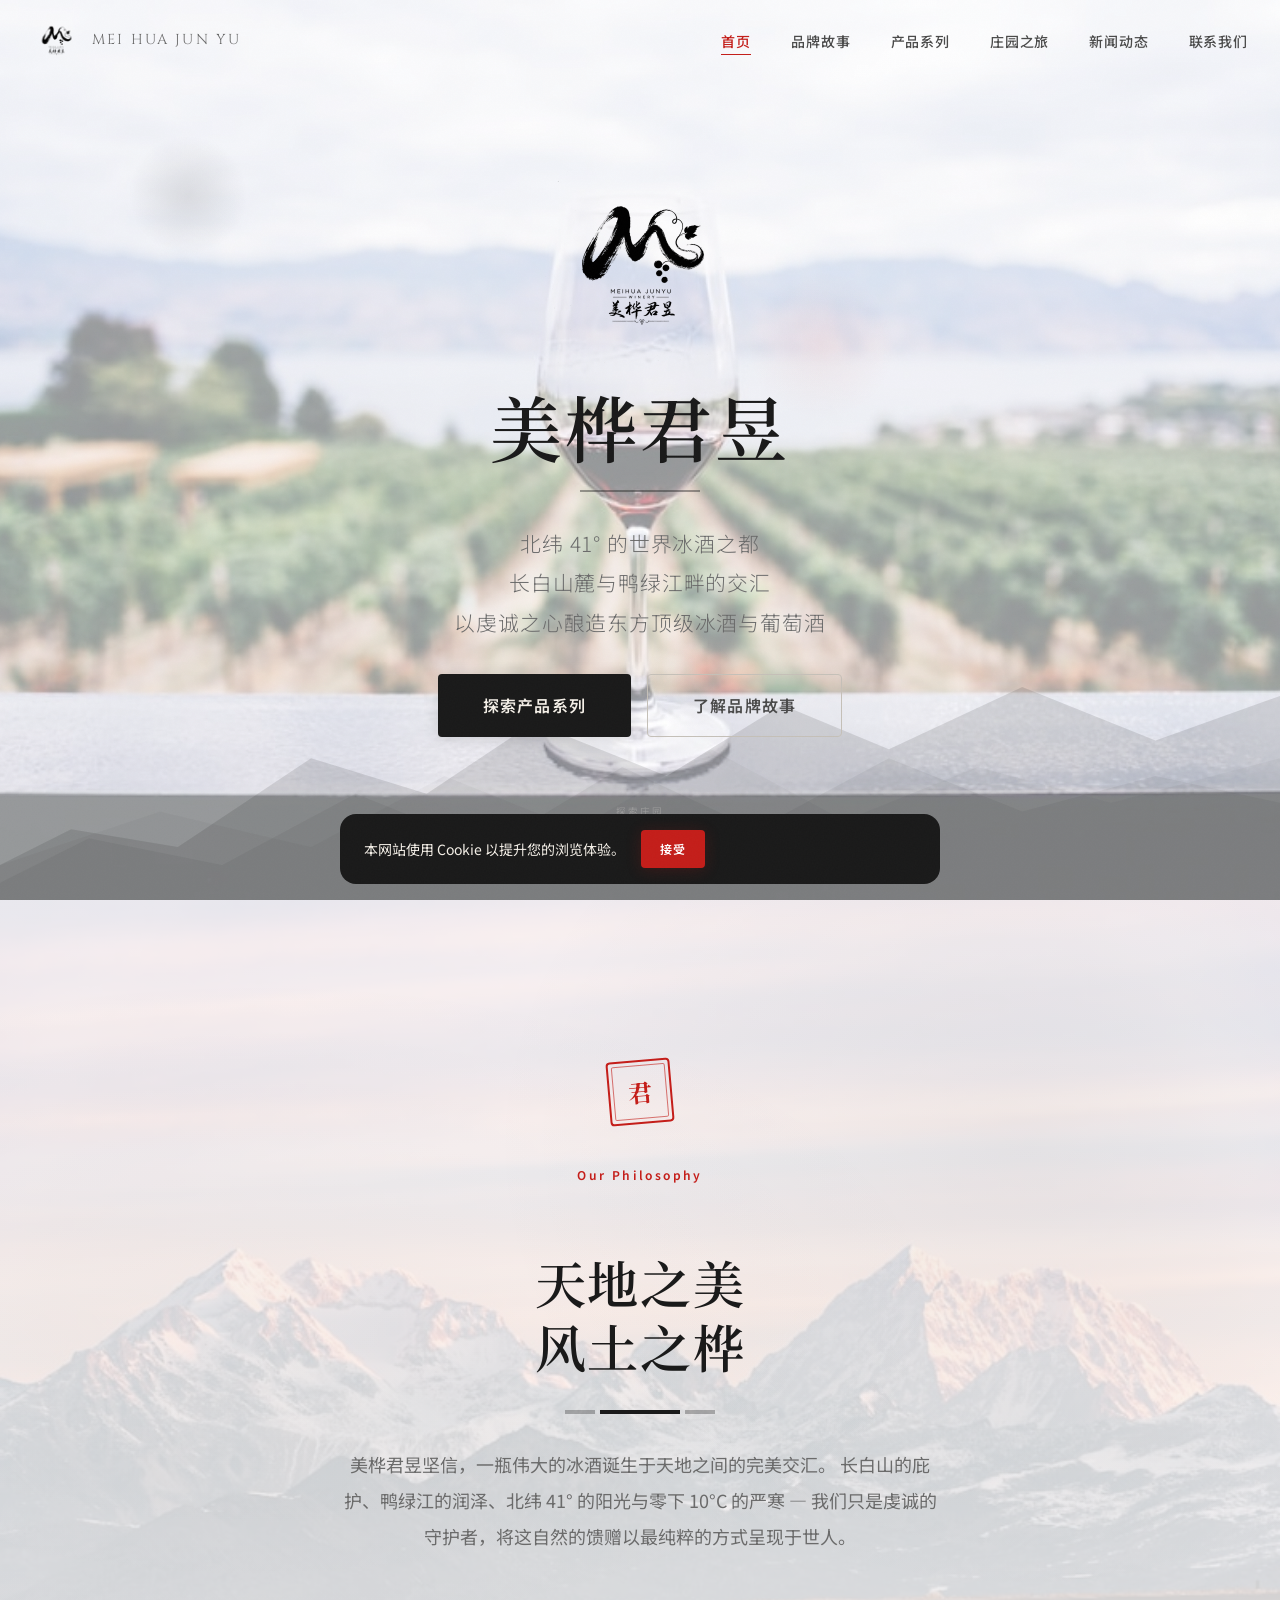
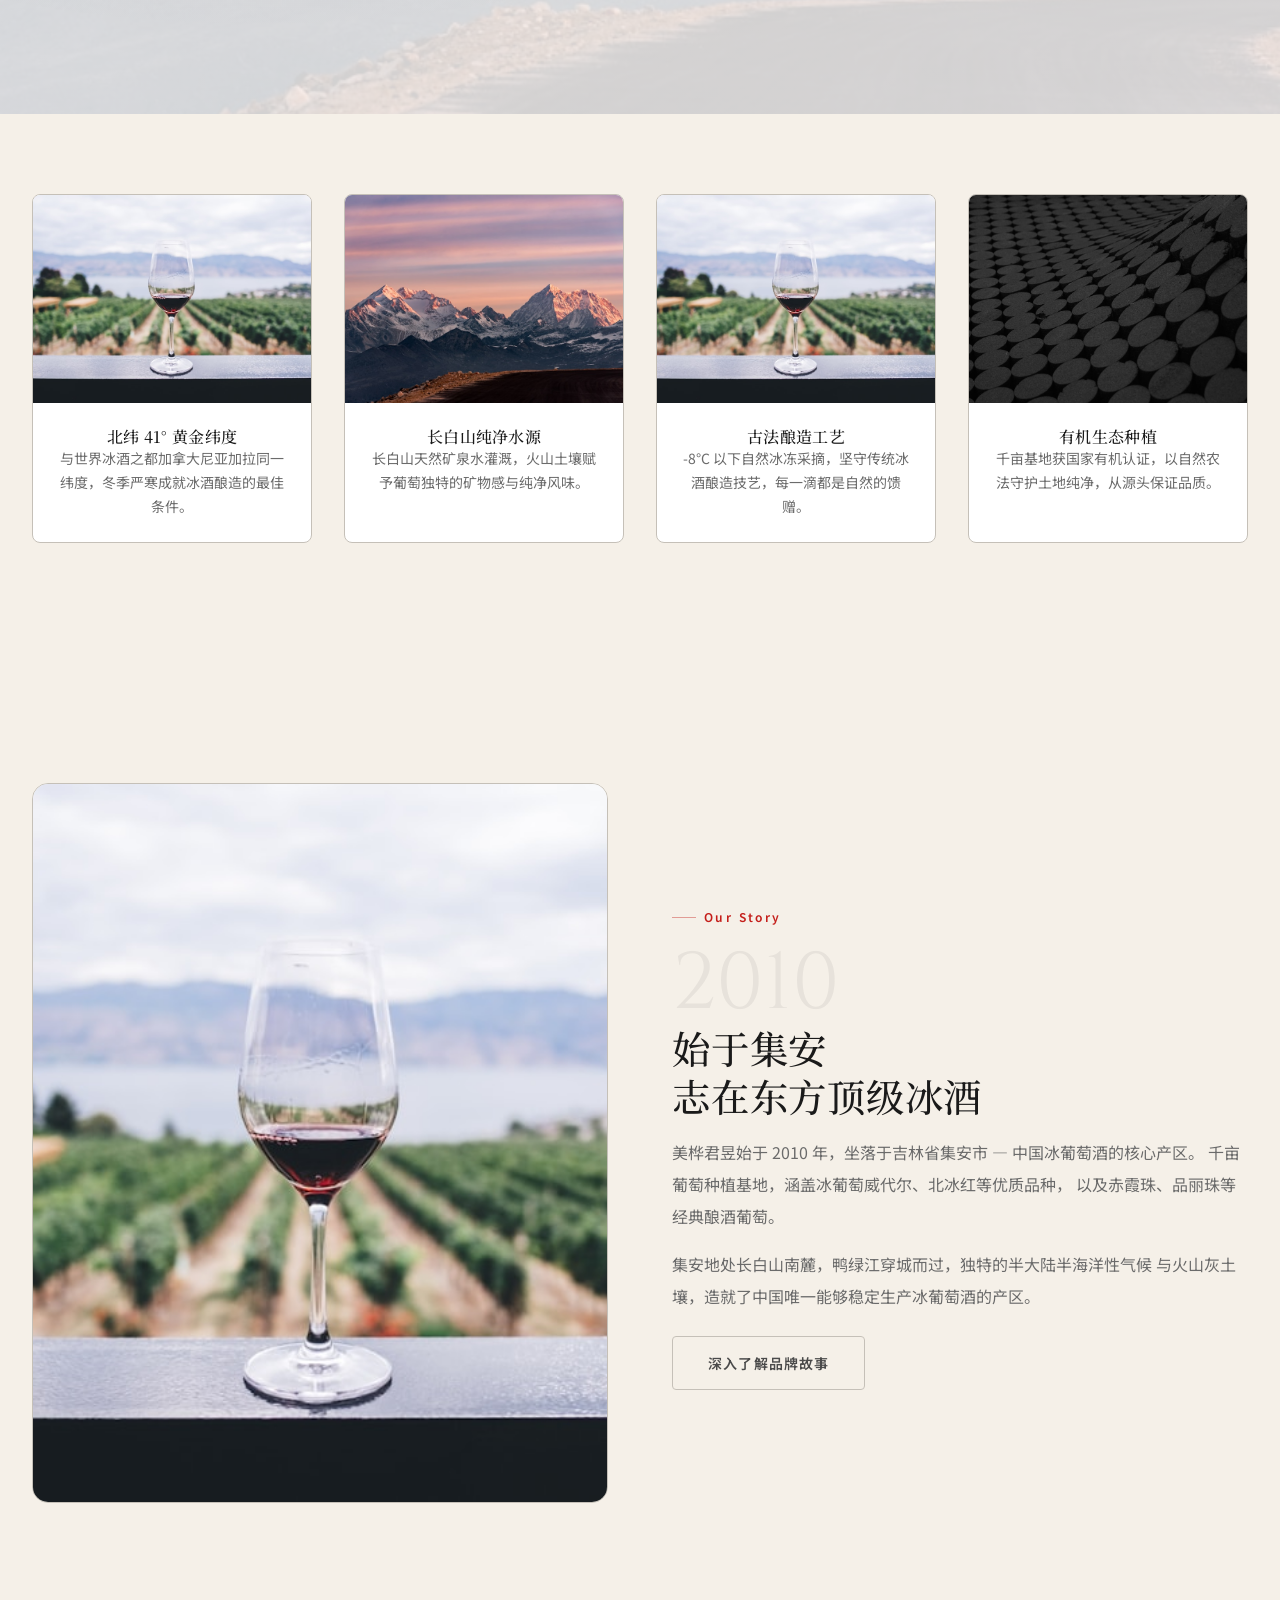
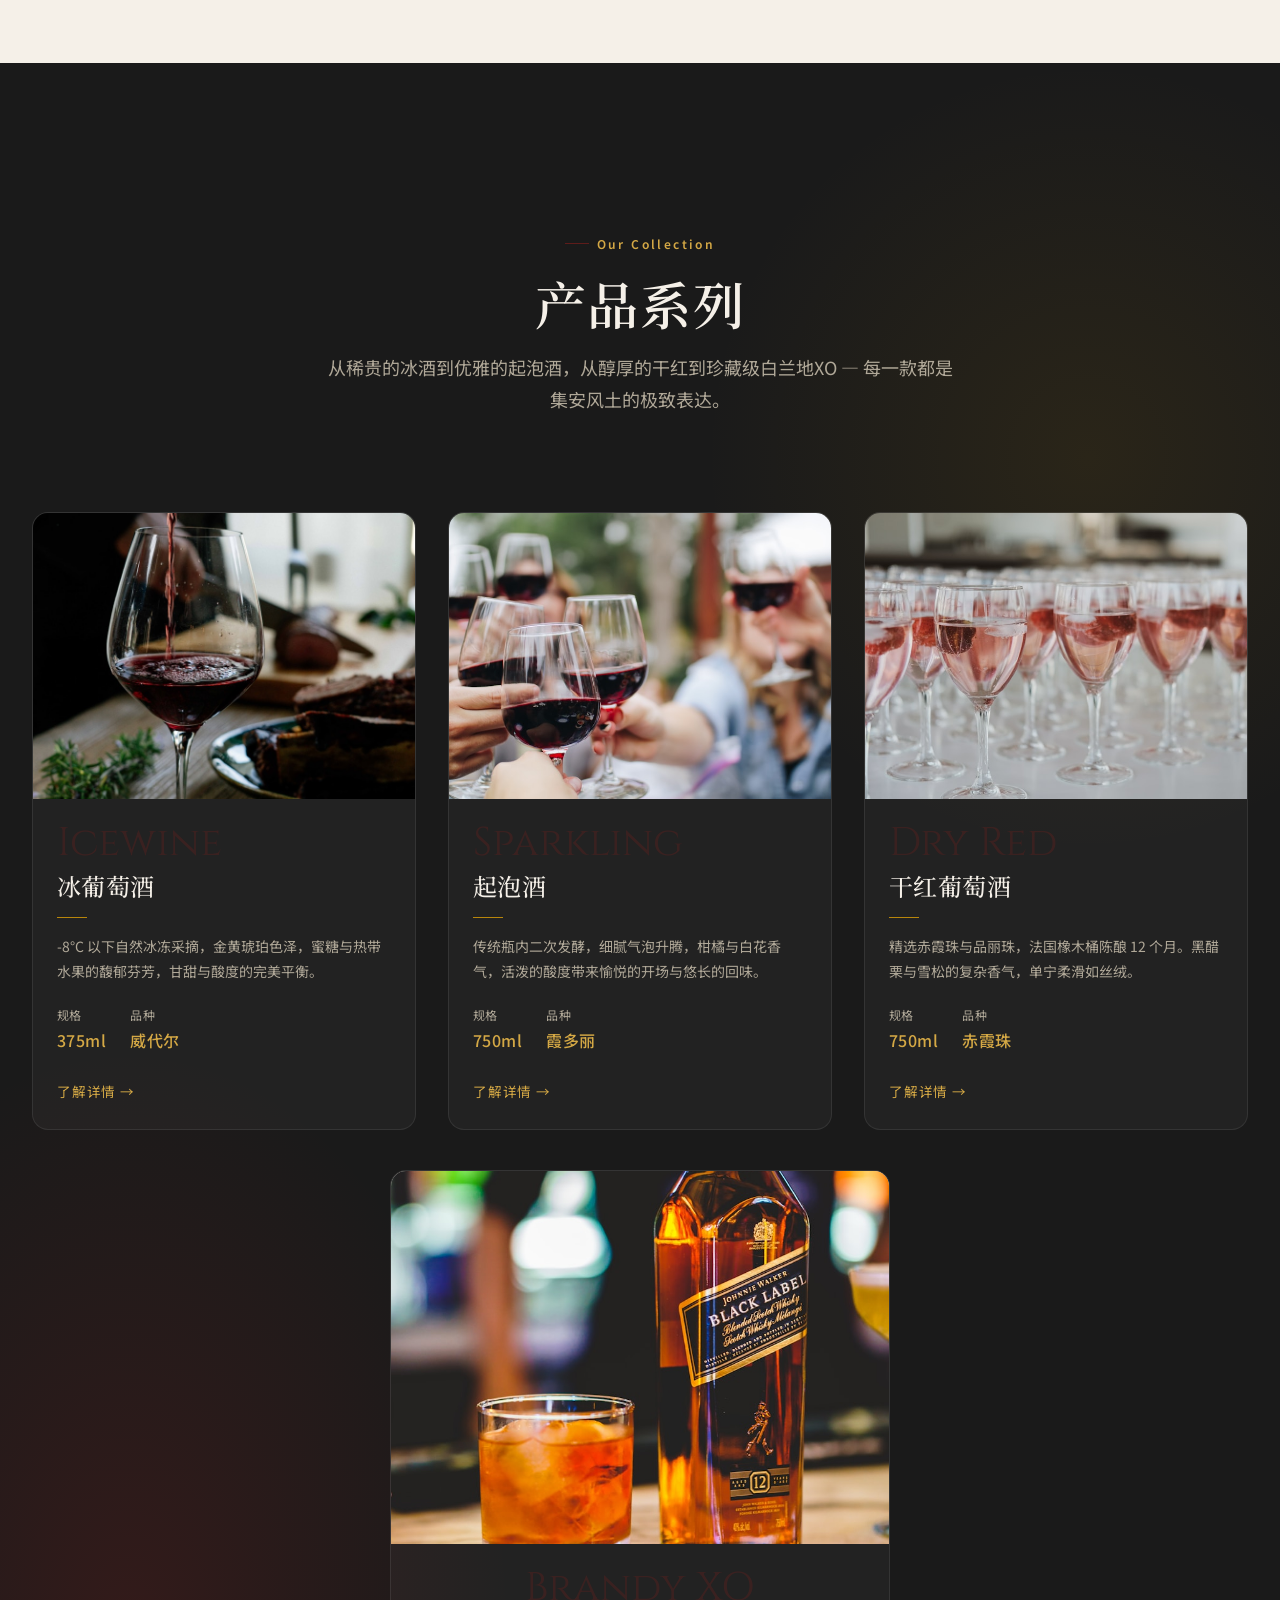
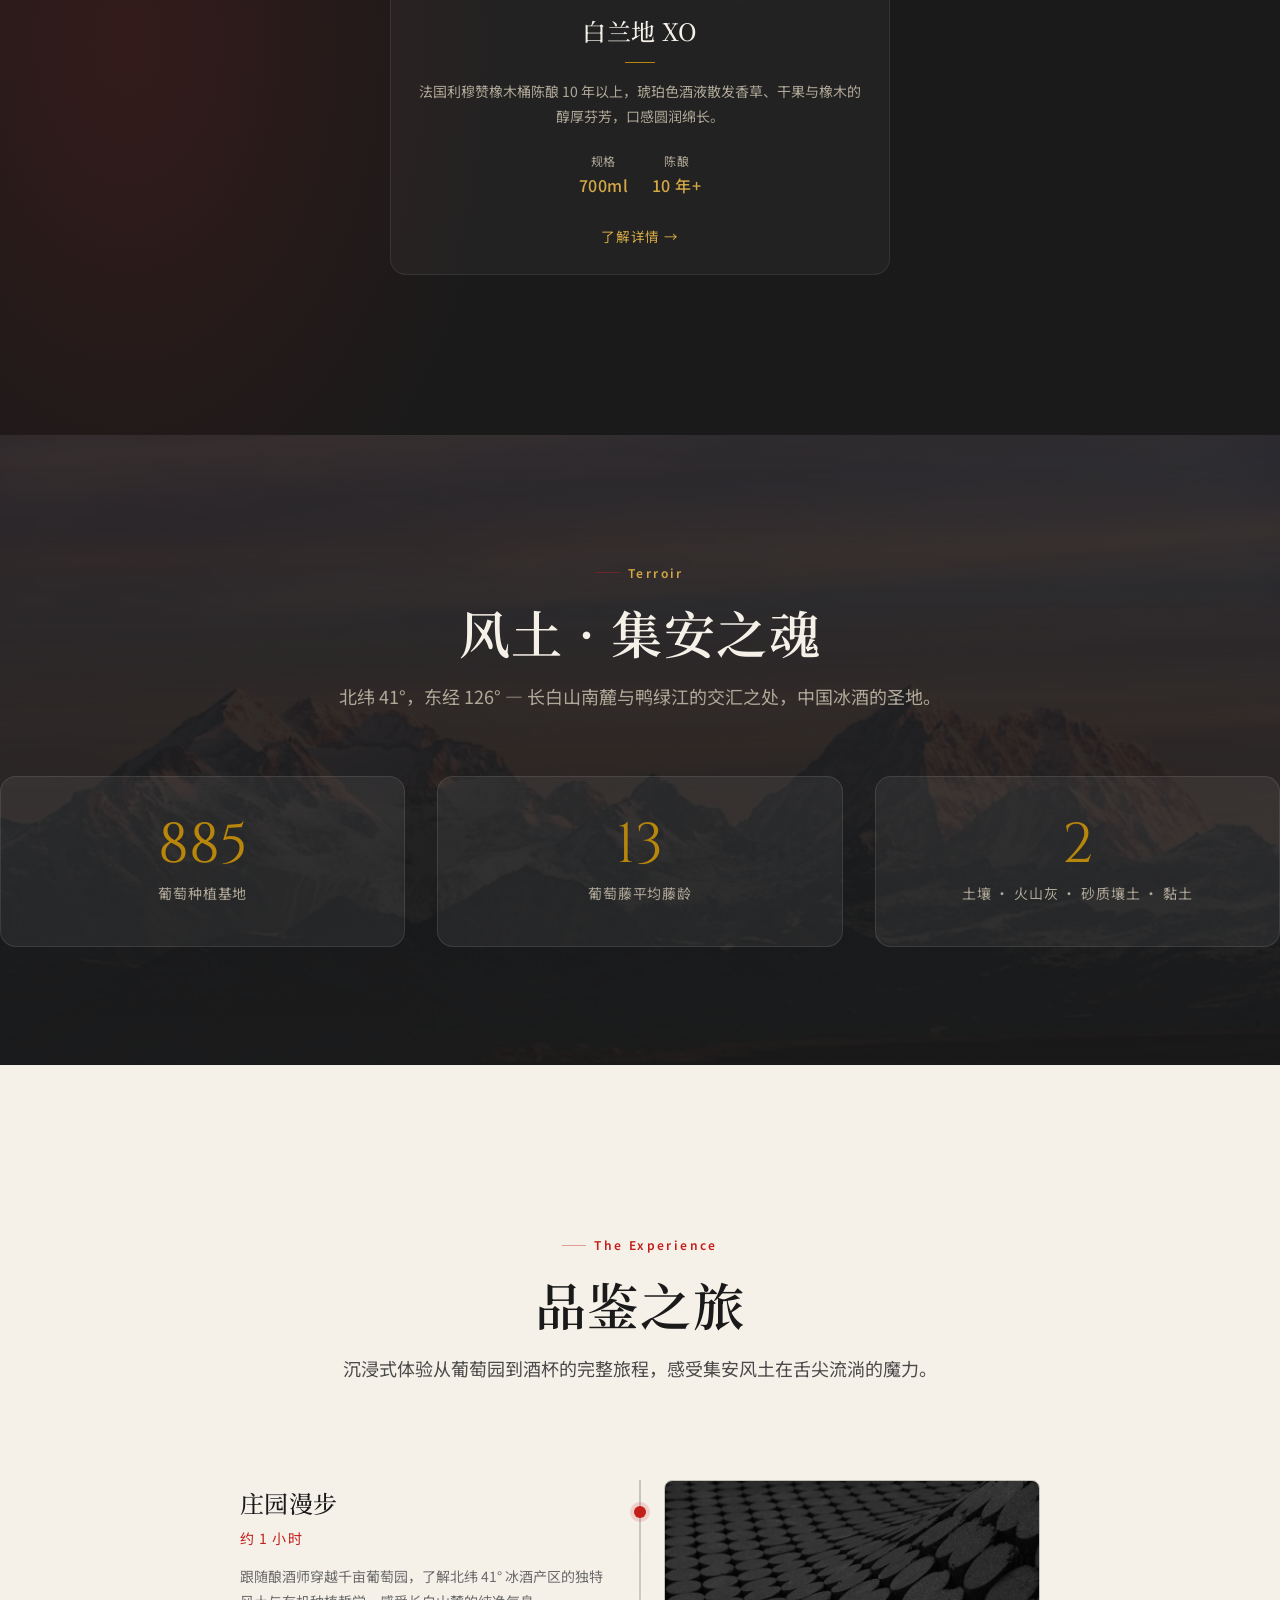
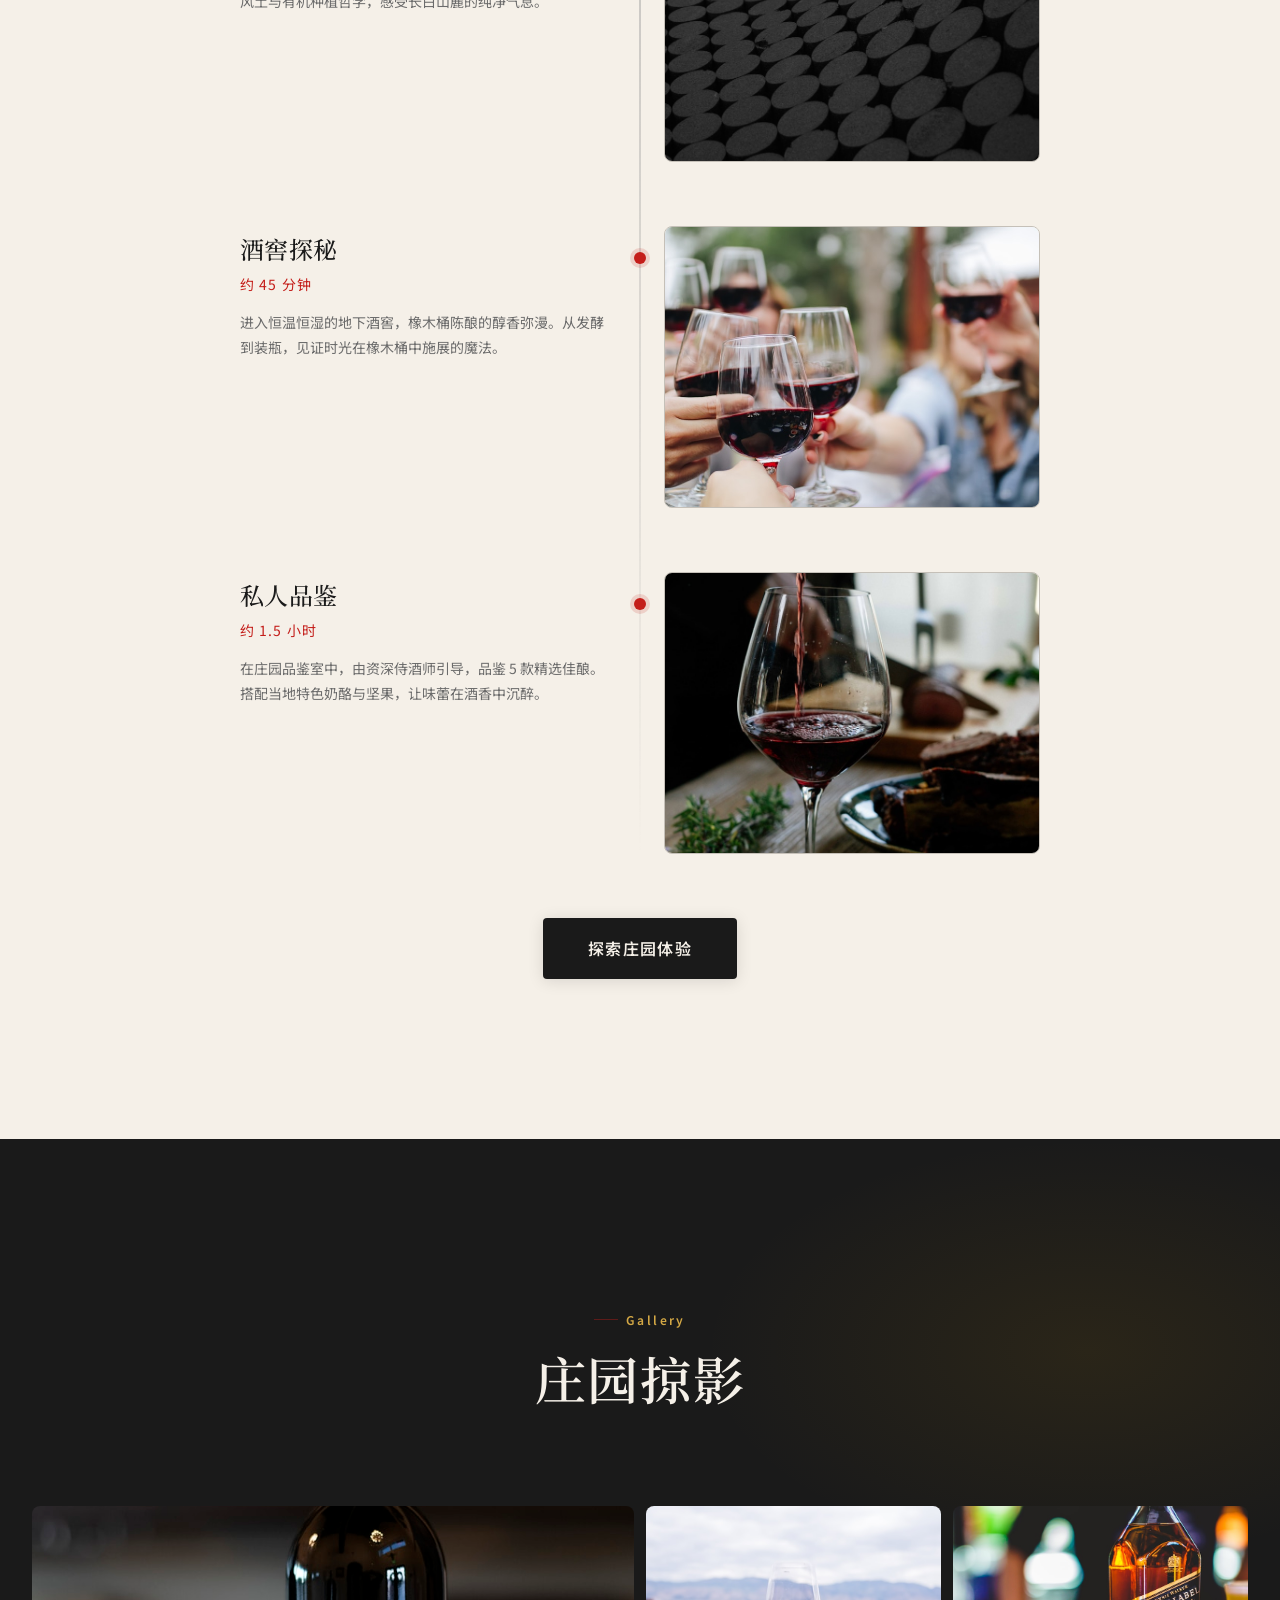
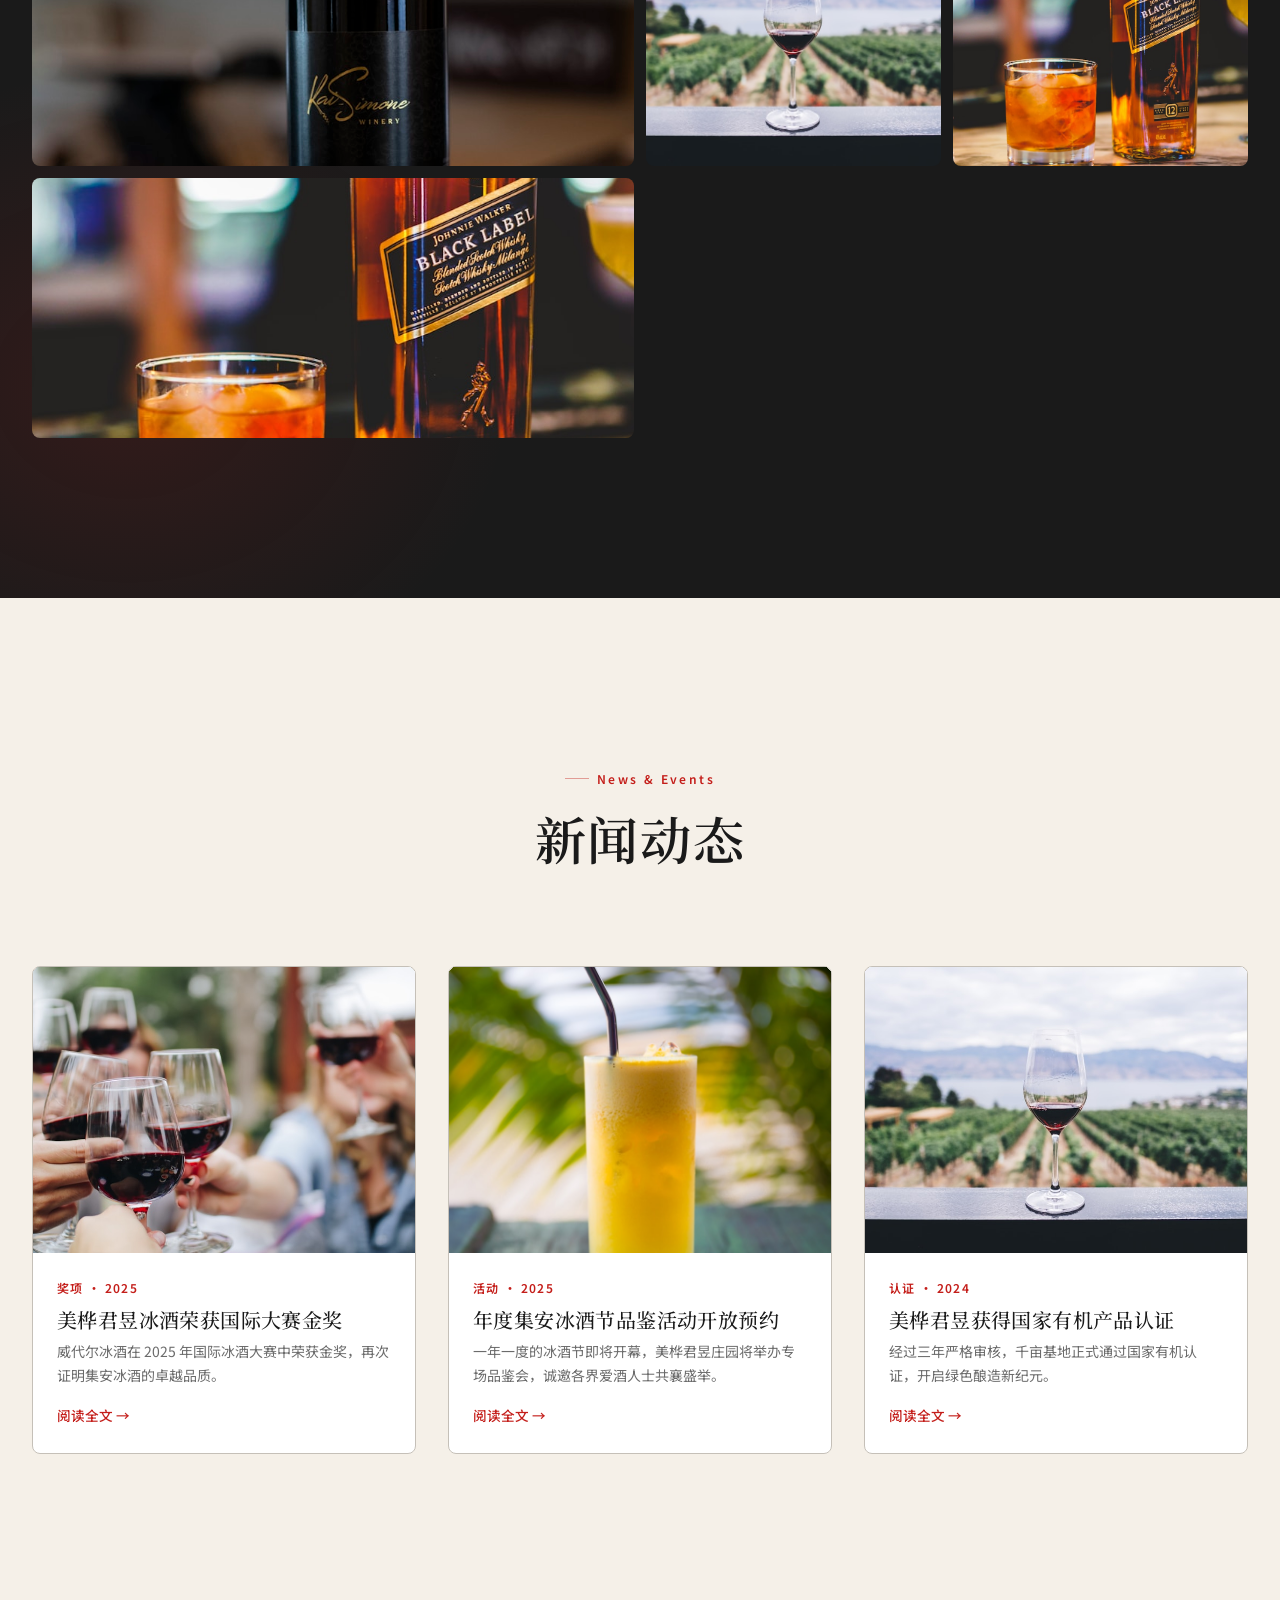
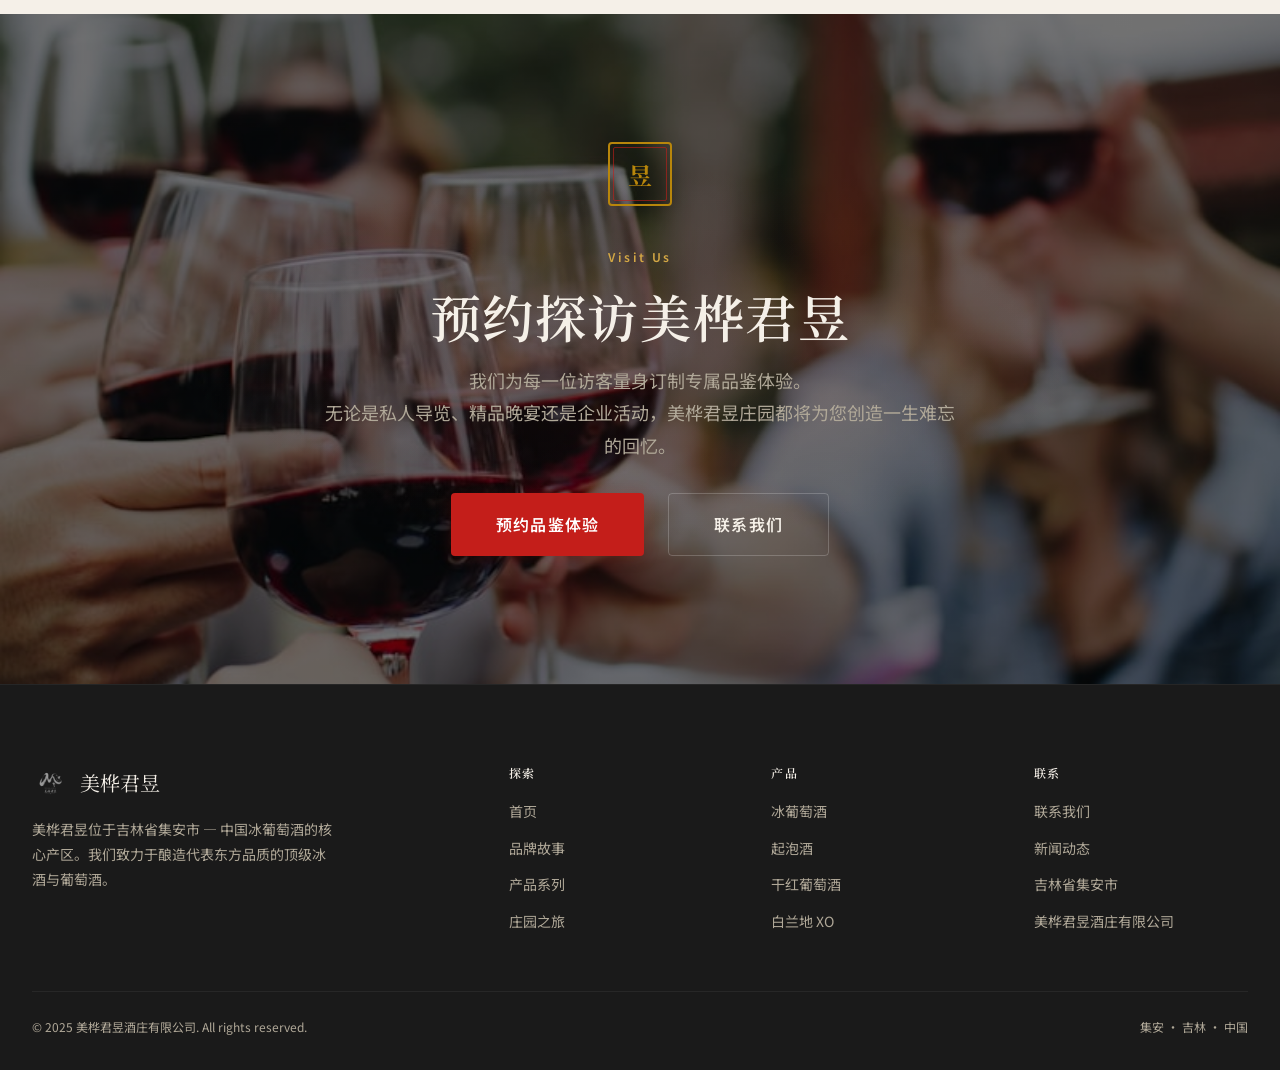
<file: index.html>
<!DOCTYPE html>
<html lang="zh-CN">
<head>
<meta charset="UTF-8">
<meta name="viewport" content="width=device-width, initial-scale=1.0">
<meta name="description" content="美桦君昱 — 集安冰葡萄酒庄园，北纬41°冰酒黄金产区，酿造冰葡萄酒、起泡酒、干红、白兰地XO。天地之美，风土之桦。">
<title>美桦君昱 | 集安精品冰葡萄酒庄园</title>

<link rel="preconnect" href="https://fonts.googleapis.com">
<link rel="preconnect" href="https://fonts.gstatic.com" crossorigin>
<link href="https://fonts.googleapis.com/css2?family=Cinzel:wght@300;400;500;600;700&family=Noto+Serif+SC:wght@400;500;600;700;900&family=Noto+Sans+SC:wght@300;400;500;600;700&display=swap" rel="stylesheet">

<link rel="stylesheet" href="css/main.css">
</head>
<body>

<!-- Page Transition -->
<div class="page-transition" aria-hidden="true"></div>

<!-- Ink Blur Filter -->
<svg style="position:absolute;width:0;height:0;" aria-hidden="true">
  <defs>
    <filter id="ink-blur"><feGaussianBlur stdDeviation="1.8"/></filter>
    <filter id="ink-blur-light"><feGaussianBlur stdDeviation="3"/></filter>
  </defs>
</svg>

<!-- Ink River — 鸭绿江墨流 -->
<div class="ink-river" aria-hidden="true">
  <svg viewBox="0 0 200 1400" preserveAspectRatio="none">
    <!-- Wide wash -->
    <path class="river-wash-wide" d="M95,-20 C50,100 160,220 70,350 C15,460 145,580 80,700 C35,800 150,920 75,1050 C25,1140 140,1260 90,1380 C60,1430 120,1480 95,1520"/>
    <!-- Medium wash -->
    <path class="river-wash" d="M93,-20 C60,120 150,240 78,370 C20,480 140,590 85,710 C40,810 148,930 80,1060 C30,1150 138,1270 88,1390 C58,1440 118,1490 93,1520"/>
    <!-- Main river -->
    <path class="river-main" d="M92,-20 C65,130 145,250 80,380 C22,490 135,600 88,715 C42,825 145,940 82,1070 C32,1160 135,1280 88,1400 C60,1450 115,1500 92,1520"/>
    <!-- Branch streams -->
    <path class="river-branch" d="M78,280 C52,320 22,350 28,420 C32,460 18,490 8,540"/>
    <path class="river-branch" d="M86,580 C112,620 148,640 142,700 C139,730 150,760 156,810"/>
    <path class="river-branch" d="M80,900 C55,940 30,970 38,1030 C42,1060 30,1090 20,1130"/>
    <!-- Ink drops -->
    <circle class="river-drop" cx="82" cy="150" r="5.5"/>
    <circle class="river-drop" cx="88" cy="300" r="4"/>
    <circle class="river-drop" cx="76" cy="450" r="3.5"/>
    <circle class="river-drop" cx="90" cy="620" r="6"/>
    <circle class="river-drop" cx="80" cy="780" r="4.5"/>
    <circle class="river-drop" cx="86" cy="950" r="5"/>
    <circle class="river-drop" cx="84" cy="1100" r="4"/>
    <circle class="river-drop" cx="88" cy="1280" r="5.5"/>
    <!-- Extended branches (deeper page) -->
    <path class="river-branch river-branch-deep" d="M82,1280 C60,1320 40,1350 48,1400 C52,1430 38,1460 28,1500"/>
    <path class="river-branch river-branch-deep" d="M90,1320 C110,1350 140,1380 135,1430 C132,1460 145,1490 152,1520"/>
    <!-- Ink mist / fog dots -->
    <circle class="river-drop river-mist" cx="78" cy="1340" r="7"/>
    <circle class="river-drop river-mist" cx="92" cy="1380" r="8"/>
    <circle class="river-drop river-mist" cx="84" cy="1430" r="6"/>
  </svg>
</div>

<!-- Ink River LEFT — 鸭绿江左岸 -->
<div class="ink-river ink-river-left" aria-hidden="true">
  <svg viewBox="0 0 200 1400" preserveAspectRatio="none">
    <path class="river-wash-wide" d="M105,-20 C150,100 40,220 130,350 C185,460 55,580 120,700 C165,800 50,920 125,1050 C175,1140 60,1260 110,1380 C140,1430 80,1480 105,1520"/>
    <path class="river-wash" d="M107,-20 C140,120 50,240 122,370 C180,480 60,590 115,710 C160,810 52,930 120,1060 C170,1150 62,1270 112,1390 C142,1440 82,1490 107,1520"/>
    <path class="river-main" d="M108,-20 C135,130 55,250 120,380 C178,490 65,600 112,715 C158,825 55,940 118,1070 C168,1160 65,1280 112,1400 C140,1450 85,1500 108,1520"/>
    <path class="river-branch" d="M122,280 C148,320 178,350 172,420 C168,460 182,490 192,540"/>
    <path class="river-branch" d="M114,580 C88,620 52,640 58,700 C61,730 50,760 44,810"/>
    <path class="river-branch" d="M120,900 C145,940 170,970 162,1030 C158,1060 170,1090 180,1130"/>
    <path class="river-branch river-branch-deep" d="M118,1280 C140,1320 160,1350 152,1400 C148,1430 162,1460 172,1500"/>
    <path class="river-branch river-branch-deep" d="M110,1320 C88,1350 60,1380 65,1430 C68,1460 52,1490 48,1520"/>
    <circle class="river-drop" cx="118" cy="150" r="4.5"/>
    <circle class="river-drop" cx="112" cy="300" r="5"/>
    <circle class="river-drop" cx="124" cy="450" r="3"/>
    <circle class="river-drop" cx="110" cy="620" r="5.5"/>
    <circle class="river-drop" cx="120" cy="780" r="4"/>
    <circle class="river-drop" cx="114" cy="950" r="5"/>
    <circle class="river-drop" cx="116" cy="1100" r="3.5"/>
    <circle class="river-drop" cx="112" cy="1280" r="6"/>
    <circle class="river-drop river-mist" cx="122" cy="1340" r="7"/>
    <circle class="river-drop river-mist" cx="108" cy="1380" r="8"/>
    <circle class="river-drop river-mist" cx="116" cy="1430" r="6"/>
  </svg>
</div>

<!-- Ink Connectors — horizontal wash between rivers -->
<div class="ink-connectors" aria-hidden="true">
  <svg viewBox="0 0 100 100" preserveAspectRatio="none">
    <line class="ink-connector-line" id="conn-1" x1="8" y1="18" x2="92" y2="18"/>
    <line class="ink-connector-line" id="conn-2" x1="8" y1="36" x2="92" y2="36"/>
    <line class="ink-connector-line" id="conn-3" x1="8" y1="54" x2="92" y2="54"/>
    <line class="ink-connector-line" id="conn-4" x1="8" y1="72" x2="92" y2="72"/>
    <line class="ink-connector-line" id="conn-5" x1="8" y1="90" x2="92" y2="90"/>
  </svg>
</div>

<!-- Ink Splashes — section boundary effects -->
<div class="ink-splash" id="splash-1" style="width:180px;height:180px;top:45%;left:15%;"></div>
<div class="ink-splash" id="splash-2" style="width:120px;height:120px;top:55%;right:20%;"></div>
<div class="ink-splash" id="splash-3" style="width:200px;height:200px;top:70%;left:60%;"></div>
<div class="ink-splash" id="splash-4" style="width:140px;height:140px;top:85%;left:25%;"></div>

<!-- Navigation -->
<nav class="nav" id="nav" role="navigation" aria-label="主导航">
  <div class="nav-brand">
    <a href="index.html">
      <img src="img/logo-web.png" alt="美桦君昱" class="nav-logo-img">
    </a>
    <span class="nav-brand-text latin" style="font-family:'Cinzel',serif;font-size:0.9rem;color:var(--ink-50);letter-spacing:0.15em;">MEI HUA JUN YU</span>
  </div>
  <ul class="nav-links">
    <li><a href="index.html" class="active">首页</a></li>
    <li><a href="about/index.html">品牌故事</a></li>
    <li><a href="products/index.html">产品系列</a></li>
    <li><a href="tourism/index.html">庄园之旅</a></li>
    <li><a href="news/index.html">新闻动态</a></li>
    <li><a href="contact/index.html">联系我们</a></li>
  </ul>
  <button class="nav-toggle" aria-label="打开菜单" aria-expanded="false">
    <span></span><span></span><span></span>
  </button>
</nav>

<!-- Mobile Navigation -->
<div class="mobile-nav" aria-hidden="true">
  <button class="mobile-nav-close" aria-label="关闭菜单">&times;</button>
  <a href="index.html">首页</a>
  <a href="about/index.html">品牌故事</a>
  <a href="products/index.html">产品系列</a>
  <a href="tourism/index.html">庄园之旅</a>
  <a href="news/index.html">新闻动态</a>
  <a href="contact/index.html">联系我们</a>
</div>

<!-- ============ HERO ============ -->
<section class="hero" id="hero" style="background:linear-gradient(rgba(255,255,255,0.55),rgba(255,255,255,0.55)),url('img/photos/photo-1506377247377-2a5b3b417ebb.jpg') center/cover no-repeat;">
  <!-- Ink Drop Background -->
  <div class="hero-ink-drops" aria-hidden="true">
    <div class="ink-drop"></div>
    <div class="ink-drop"></div>
    <div class="ink-drop"></div>
    <div class="ink-drop"></div>
  </div>

  <!-- Mountain Silhouettes -->
  <div class="hero-mountains" aria-hidden="true">
    <!-- Front layer -->
    <div class="mountain-layer" style="bottom:0;opacity:0.12;z-index:3;">
      <svg viewBox="0 0 1440 320" preserveAspectRatio="none">
        <path d="M0,280 L80,240 L200,260 L350,160 L480,200 L600,120 L750,180 L880,100 L1000,150 L1150,80 L1300,140 L1440,90 L1440,320 L0,320Z" fill="#1A1A1A"/>
      </svg>
    </div>
    <!-- Mid layer -->
    <div class="mountain-layer" style="bottom:0;opacity:0.06;z-index:2;">
      <svg viewBox="0 0 1440 320" preserveAspectRatio="none">
        <path d="M0,300 L100,250 L250,280 L400,200 L550,260 L700,170 L850,240 L1000,160 L1150,220 L1300,180 L1440,210 L1440,320 L0,320Z" fill="#1A1A1A"/>
      </svg>
    </div>
    <!-- Far layer -->
    <div class="mountain-layer" style="bottom:0;opacity:0.03;z-index:1;">
      <svg viewBox="0 0 1440 320" preserveAspectRatio="none">
        <path d="M0,280 L180,220 L350,260 L500,180 L650,240 L800,150 L950,230 L1100,170 L1250,210 L1440,160 L1440,320 L0,320Z" fill="#1A1A1A"/>
      </svg>
    </div>
  </div>

  <!-- Hero Content -->
  <div class="hero-content">
    <!-- Logo as central element -->
    <div style="margin-bottom:var(--space-6);">
      <img src="img/logo-web.png" alt="美桦君昱"
           style="height:200px;width:auto;margin:0 auto;filter:brightness(0);">
    </div>

    <h1 class="hero-title display" style="font-size:clamp(2.5rem,6vw,4.5rem);">
      美桦君昱
    </h1>

    <div class="hero-brush-line"></div>

    <p class="hero-subtitle">
      北纬 41° 的世界冰酒之都<br>
      长白山麓与鸭绿江畔的交汇<br>
      以虔诚之心酿造东方顶级冰酒与葡萄酒
    </p>

    <div class="hero-actions">
      <a href="products/index.html" class="btn btn-ink btn-lg">探索产品系列</a>
      <a href="about/index.html" class="btn btn-outline btn-lg">了解品牌故事</a>
    </div>
  </div>

  <!-- Scroll Hint -->
  <div class="scroll-hint">
    <span>探索庄园</span>
    <div class="scroll-hint-line"></div>
  </div>
</section>

<!-- ============ PHILOSOPHY ============ -->
<section class="section ink-wash-section" id="philosophy" style="background:linear-gradient(rgba(255,255,255,0.82),rgba(255,255,255,0.82)),url('img/photos/photo-1585409677983-0f6c41ca9c3b.jpg') center/cover no-repeat;">
  <div class="container container-narrow">
    <div style="text-align:center;margin-bottom:var(--space-16);" class="reveal">
      <div class="seal" style="margin:0 auto var(--space-6);">君</div>
      <span class="section-label" style="display:block;margin-top:var(--space-4);">Our Philosophy</span>
    </div>

    <h2 class="heading-xl text-center reveal" style="margin-bottom:var(--space-8);">
      天地之美<br>风土之桦
    </h2>
    <div class="brush-divider reveal reveal-delay-1"></div>
    <p class="text-center reveal reveal-delay-2" style="color:var(--ink-50);font-size:var(--text-lg);line-height:2;max-width:600px;margin:0 auto;">
      美桦君昱坚信，一瓶伟大的冰酒诞生于天地之间的完美交汇。
      长白山的庇护、鸭绿江的润泽、北纬 41° 的阳光与零下 10°C 的严寒 —
      我们只是虔诚的守护者，将这自然的馈赠以最纯粹的方式呈现于世人。
    </p>
  </div>
</section>

<!-- ============ FEATURES ============ -->
<section class="section section-sm">
  <div class="container">
    <div class="feature-grid">
      <div class="card reveal" style="padding:0;">
        <div class="card-image"><img src="img/photos/photo-1506377247377-2a5b3b417ebb.jpg" alt="北纬41°葡萄园" loading="lazy"></div>
        <div class="card-body" style="text-align:center;">
          <h4>北纬 41° 黄金纬度</h4>
          <p class="card-desc">与世界冰酒之都加拿大尼亚加拉同一纬度，冬季严寒成就冰酒酿造的最佳条件。</p>
        </div>
      </div>
      <div class="card reveal reveal-delay-1" style="padding:0;">
        <div class="card-image"><img src="img/photos/photo-1585409677983-0f6c41ca9c3b.jpg" alt="长白山纯净水源" loading="lazy"></div>
        <div class="card-body" style="text-align:center;">
          <h4>长白山纯净水源</h4>
          <p class="card-desc">长白山天然矿泉水灌溉，火山土壤赋予葡萄独特的矿物感与纯净风味。</p>
        </div>
      </div>
      <div class="card reveal reveal-delay-2" style="padding:0;">
        <div class="card-image"><img src="img/photos/photo-1506377247377-2a5b3b417ebb.jpg" alt="古法酿造工艺" loading="lazy"></div>
        <div class="card-body" style="text-align:center;">
          <h4>古法酿造工艺</h4>
          <p class="card-desc">-8°C 以下自然冰冻采摘，坚守传统冰酒酿造技艺，每一滴都是自然的馈赠。</p>
        </div>
      </div>
      <div class="card reveal reveal-delay-3" style="padding:0;">
        <div class="card-image"><img src="img/photos/photo-1464639351491-a172c2aa2911.jpg" alt="有机生态种植" loading="lazy"></div>
        <div class="card-body" style="text-align:center;">
          <h4>有机生态种植</h4>
          <p class="card-desc">千亩基地获国家有机认证，以自然农法守护土地纯净，从源头保证品质。</p>
        </div>
      </div>
    </div>
  </div>
</section>

<!-- ============ STORY TEASER ============ -->
<section class="section">
  <div class="container">
    <div class="grid-2" style="align-items:center;">
      <div class="reveal-left" style="position:relative;border-radius:var(--radius-lg);overflow:hidden;aspect-ratio:4/5;background:var(--paper-dark);border:1px solid var(--ink-15);">
        <img src="img/photos/photo-1506377247377-2a5b3b417ebb.jpg"
             alt="美桦君昱葡萄园" loading="lazy"
             style="width:100%;height:100%;object-fit:cover;">
      </div>
      <div class="reveal-right">
        <span class="section-label">Our Story</span>
        <div style="font-family:'Cinzel',serif;font-size:5rem;color:var(--ink);opacity:0.06;line-height:1;">2010</div>
        <h3 class="heading-lg" style="margin-bottom:var(--space-4);">始于集安<br>志在东方顶级冰酒</h3>
        <p style="color:var(--ink-50);line-height:2;margin-bottom:1rem;">
          美桦君昱始于 2010 年，坐落于吉林省集安市 — 中国冰葡萄酒的核心产区。
          千亩葡萄种植基地，涵盖冰葡萄威代尔、北冰红等优质品种，
          以及赤霞珠、品丽珠等经典酿酒葡萄。
        </p>
        <p style="color:var(--ink-50);line-height:2;margin-bottom:1.5rem;">
          集安地处长白山南麓，鸭绿江穿城而过，独特的半大陆半海洋性气候
          与火山灰土壤，造就了中国唯一能够稳定生产冰葡萄酒的产区。
        </p>
        <a href="about/index.html" class="btn btn-outline">深入了解品牌故事</a>
      </div>
    </div>
  </div>
</section>

<!-- ============ PRODUCTS ============ -->
<section class="section section-ink-heavy" id="collection">
  <div class="container">
    <div class="section-header">
      <span class="section-label reveal" style="color:var(--gold-light);">Our Collection</span>
      <h2 class="heading-xl reveal" style="color:var(--paper);">产品系列</h2>
      <p class="reveal reveal-delay-1" style="color:var(--text-on-dark-muted);">
        从稀贵的冰酒到优雅的起泡酒，从醇厚的干红到珍藏级白兰地XO — 每一款都是集安风土的极致表达。
      </p>
    </div>

    <div class="grid-3">
      <div class="wine-card reveal" style="background:rgba(255,255,255,0.04);border:1px solid rgba(255,255,255,0.08);padding:0;">
        <div class="card-image"><img src="img/photos/photo-1553361371-9b22f78e8b1d.jpg" alt="冰葡萄酒" loading="lazy"></div>
        <div class="card-body">
        <div class="wine-card-year">Icewine</div>
        <h4 class="wine-card-name" style="color:var(--paper);">冰葡萄酒</h4>
        <div class="wine-card-line" style="background:var(--gold);"></div>
        <p class="wine-card-desc" style="color:var(--text-on-dark-muted);">
          -8°C 以下自然冰冻采摘，金黄琥珀色泽，蜜糖与热带水果的馥郁芬芳，甘甜与酸度的完美平衡。
        </p>
        <div class="wine-card-meta" style="color:var(--text-on-dark-muted);">
          <div>规格<strong style="color:var(--gold-light);">375ml</strong></div>
          <div>品种<strong style="color:var(--gold-light);">威代尔</strong></div>
        </div>
        <a href="products/index.html" style="display:inline-block;margin-top:1.5rem;color:var(--gold-light);font-size:0.85rem;letter-spacing:0.06em;">了解详情 →</a>
        </div>
      </div>

      <div class="wine-card reveal reveal-delay-1" style="background:rgba(255,255,255,0.04);border:1px solid rgba(255,255,255,0.08);padding:0;">
        <div class="card-image"><img src="img/photos/photo-1510812431401-41d2bd2722f3.jpg" alt="起泡酒" loading="lazy"></div>
        <div class="card-body">
        <div class="wine-card-year">Sparkling</div>
        <h4 class="wine-card-name" style="color:var(--paper);">起泡酒</h4>
        <div class="wine-card-line" style="background:var(--gold);"></div>
        <p class="wine-card-desc" style="color:var(--text-on-dark-muted);">
          传统瓶内二次发酵，细腻气泡升腾，柑橘与白花香气，活泼的酸度带来愉悦的开场与悠长的回味。
        </p>
        <div class="wine-card-meta" style="color:var(--text-on-dark-muted);">
          <div>规格<strong style="color:var(--gold-light);">750ml</strong></div>
          <div>品种<strong style="color:var(--gold-light);">霞多丽</strong></div>
        </div>
        <a href="products/index.html" style="display:inline-block;margin-top:1.5rem;color:var(--gold-light);font-size:0.85rem;letter-spacing:0.06em;">了解详情 →</a>
        </div>
      </div>

      <div class="wine-card reveal reveal-delay-2" style="background:rgba(255,255,255,0.04);border:1px solid rgba(255,255,255,0.08);padding:0;">
        <div class="card-image"><img src="img/photos/photo-1558001373-7b93ee48ffa0.jpg" alt="干红葡萄酒" loading="lazy"></div>
        <div class="card-body">
        <div class="wine-card-year">Dry Red</div>
        <h4 class="wine-card-name" style="color:var(--paper);">干红葡萄酒</h4>
        <div class="wine-card-line" style="background:var(--gold);"></div>
        <p class="wine-card-desc" style="color:var(--text-on-dark-muted);">
          精选赤霞珠与品丽珠，法国橡木桶陈酿 12 个月。黑醋栗与雪松的复杂香气，单宁柔滑如丝绒。
        </p>
        <div class="wine-card-meta" style="color:var(--text-on-dark-muted);">
          <div>规格<strong style="color:var(--gold-light);">750ml</strong></div>
          <div>品种<strong style="color:var(--gold-light);">赤霞珠</strong></div>
        </div>
        <a href="products/index.html" style="display:inline-block;margin-top:1.5rem;color:var(--gold-light);font-size:0.85rem;letter-spacing:0.06em;">了解详情 →</a>
        </div>
      </div>
    </div>

    <!-- Brandy XO -->
    <div style="margin-top:2.5rem;max-width:500px;margin-left:auto;margin-right:auto;">
      <div class="wine-card reveal reveal-delay-3" style="background:rgba(255,255,255,0.04);border:1px solid rgba(255,255,255,0.08);padding:0;">
        <div class="card-image"><img src="img/photos/photo-1569529465841-dfecdab7503b.jpg" alt="白兰地 XO" loading="lazy"></div>
        <div class="card-body" style="text-align:center;">
        <div class="wine-card-year">Brandy XO</div>
        <h4 class="wine-card-name" style="color:var(--paper);">白兰地 XO</h4>
        <div class="wine-card-line" style="background:var(--gold);margin-left:auto;margin-right:auto;"></div>
        <p class="wine-card-desc" style="color:var(--text-on-dark-muted);">
          法国利穆赞橡木桶陈酿 10 年以上，琥珀色酒液散发香草、干果与橡木的醇厚芬芳，口感圆润绵长。
        </p>
        <div class="wine-card-meta" style="color:var(--text-on-dark-muted);justify-content:center;">
          <div>规格<strong style="color:var(--gold-light);">700ml</strong></div>
          <div>陈酿<strong style="color:var(--gold-light);">10 年+</strong></div>
        </div>
        <a href="products/index.html" style="display:inline-block;margin-top:1.5rem;color:var(--gold-light);font-size:0.85rem;letter-spacing:0.06em;">了解详情 →</a>
        </div>
      </div>
    </div>
  </div>
</section>

<!-- ============ TERROIR ============ -->
<section class="parallax-section" id="terroir">
  <div class="parallax-bg parallax-layer" data-speed="-0.02">
    <img src="img/photos/photo-1585409677983-0f6c41ca9c3b.jpg"
         alt="集安葡萄园风光" loading="lazy">
  </div>
  <div class="parallax-overlay"></div>

  <div class="parallax-content">
    <div class="container">
      <div class="section-header" style="margin-bottom:4rem;">
        <span class="section-label reveal" style="color:var(--gold-light);">Terroir</span>
        <h2 class="heading-xl reveal" style="color:var(--paper);">风土 · 集安之魂</h2>
        <p class="reveal reveal-delay-1" style="color:var(--text-on-dark-muted);">
          北纬 41°，东经 126° — 长白山南麓与鸭绿江的交汇之处，中国冰酒的圣地。
        </p>
      </div>

      <div class="grid-3">
        <div class="stat-card reveal" style="background:rgba(255,255,255,0.06);border:1px solid rgba(255,255,255,0.1);">
          <div class="stat-number" data-count="1000" style="color:var(--gold);">1000<span>亩+</span></div>
          <div class="stat-label" style="color:var(--text-on-dark-muted);">葡萄种植基地</div>
        </div>
        <div class="stat-card reveal reveal-delay-1" style="background:rgba(255,255,255,0.06);border:1px solid rgba(255,255,255,0.1);">
          <div class="stat-number" data-count="15" style="color:var(--gold);">15<span>年</span></div>
          <div class="stat-label" style="color:var(--text-on-dark-muted);">葡萄藤平均藤龄</div>
        </div>
        <div class="stat-card reveal reveal-delay-2" style="background:rgba(255,255,255,0.06);border:1px solid rgba(255,255,255,0.1);">
          <div class="stat-number" data-count="3" style="color:var(--gold);">3<span>类</span></div>
          <div class="stat-label" style="color:var(--text-on-dark-muted);">土壤 · 火山灰 · 砂质壤土 · 黏土</div>
        </div>
      </div>
    </div>
  </div>
</section>

<!-- ============ EXPERIENCE ============ -->
<section class="section" id="experience">
  <div class="container">
    <div class="section-header">
      <span class="section-label reveal">The Experience</span>
      <h2 class="heading-xl reveal">品鉴之旅</h2>
      <p class="reveal reveal-delay-1">沉浸式体验从葡萄园到酒杯的完整旅程，感受集安风土在舌尖流淌的魔力。</p>
    </div>

    <div class="timeline">
      <div class="timeline-item reveal">
        <div class="timeline-text">
          <h4>庄园漫步</h4>
          <div class="time">约 1 小时</div>
          <p>跟随酿酒师穿越千亩葡萄园，了解北纬 41° 冰酒产区的独特风土与有机种植哲学，感受长白山麓的纯净气息。</p>
        </div>
        <div class="timeline-dot"></div>
        <img class="timeline-image" src="img/photos/photo-1464639351491-a172c2aa2911.jpg" alt="庄园漫步" loading="lazy">
      </div>
      <div class="timeline-item reveal">
        <img class="timeline-image" src="img/photos/photo-1510812431401-41d2bd2722f3.jpg" alt="酒窖探秘" loading="lazy">
        <div class="timeline-dot"></div>
        <div class="timeline-text">
          <h4>酒窖探秘</h4>
          <div class="time">约 45 分钟</div>
          <p>进入恒温恒湿的地下酒窖，橡木桶陈酿的醇香弥漫。从发酵到装瓶，见证时光在橡木桶中施展的魔法。</p>
        </div>
      </div>
      <div class="timeline-item reveal">
        <div class="timeline-text">
          <h4>私人品鉴</h4>
          <div class="time">约 1.5 小时</div>
          <p>在庄园品鉴室中，由资深侍酒师引导，品鉴 5 款精选佳酿。搭配当地特色奶酪与坚果，让味蕾在酒香中沉醉。</p>
        </div>
        <div class="timeline-dot"></div>
        <img class="timeline-image" src="img/photos/photo-1553361371-9b22f78e8b1d.jpg" alt="私人品鉴" loading="lazy">
      </div>
    </div>

    <div style="text-align:center;margin-top:var(--space-12);" class="reveal">
      <a href="tourism/index.html" class="btn btn-ink btn-lg">探索庄园体验</a>
    </div>
  </div>
</section>

<!-- ============ GALLERY ============ -->
<section class="section section-ink-heavy" id="gallery">
  <div class="container">
    <div class="section-header">
      <span class="section-label reveal" style="color:var(--gold-light);">Gallery</span>
      <h2 class="heading-xl reveal" style="color:var(--paper);">庄园掠影</h2>
    </div>

    <div class="gallery-grid">
      <div class="gallery-item reveal">
        <img src="img/photos/photo-1584916201218-f4242ceb4809.jpg" alt="庄园全景" loading="lazy">
        <div class="gallery-caption"><h5>庄园全景</h5><span>集安 · 吉林</span></div>
      </div>
      <div class="gallery-item reveal reveal-delay-1">
        <img src="img/photos/photo-1506377247377-2a5b3b417ebb.jpg" alt="葡萄采摘" loading="lazy">
        <div class="gallery-caption"><h5>手工采摘</h5><span>每年冬季</span></div>
      </div>
      <div class="gallery-item reveal reveal-delay-2">
        <img src="img/photos/photo-1569529465841-dfecdab7503b.jpg" alt="橡木桶陈酿" loading="lazy">
        <div class="gallery-caption"><h5>橡木桶陈酿</h5><span>法国橡木桶</span></div>
      </div>
      <div class="gallery-item reveal reveal-delay-3">
        <img src="img/photos/photo-1569529465841-dfecdab7503b.jpg" alt="葡萄园晨曦" loading="lazy">
        <div class="gallery-caption"><h5>葡萄园晨曦</h5><span>长白山麓</span></div>
      </div>
    </div>
  </div>
</section>

<!-- ============ NEWS ============ -->
<section class="section" id="news">
  <div class="container">
    <div class="section-header">
      <span class="section-label reveal">News & Events</span>
      <h2 class="heading-xl reveal">新闻动态</h2>
    </div>

    <div class="grid-3">
      <div class="card reveal">
        <div class="card-image">
          <img src="img/photos/photo-1510812431401-41d2bd2722f3.jpg" alt="国际大赛获奖" loading="lazy">
        </div>
        <div class="card-body">
          <div class="card-tag">奖项 · 2025</div>
          <h4 class="card-title">美桦君昱冰酒荣获国际大赛金奖</h4>
          <p class="card-desc">威代尔冰酒在 2025 年国际冰酒大赛中荣获金奖，再次证明集安冰酒的卓越品质。</p>
          <a href="news/index.html" style="display:inline-block;margin-top:1rem;color:var(--cinnabar);font-size:0.85rem;font-weight:500;">阅读全文 →</a>
        </div>
      </div>
      <div class="card reveal reveal-delay-1">
        <div class="card-image">
          <img src="img/photos/photo-1534353473418-4cfa6c56fd38.jpg" alt="品鉴活动" loading="lazy">
        </div>
        <div class="card-body">
          <div class="card-tag">活动 · 2025</div>
          <h4 class="card-title">年度集安冰酒节品鉴活动开放预约</h4>
          <p class="card-desc">一年一度的冰酒节即将开幕，美桦君昱庄园将举办专场品鉴会，诚邀各界爱酒人士共襄盛举。</p>
          <a href="news/index.html" style="display:inline-block;margin-top:1rem;color:var(--cinnabar);font-size:0.85rem;font-weight:500;">阅读全文 →</a>
        </div>
      </div>
      <div class="card reveal reveal-delay-2">
        <div class="card-image">
          <img src="img/photos/photo-1506377247377-2a5b3b417ebb.jpg" alt="有机认证" loading="lazy">
        </div>
        <div class="card-body">
          <div class="card-tag">认证 · 2024</div>
          <h4 class="card-title">美桦君昱获得国家有机产品认证</h4>
          <p class="card-desc">经过三年严格审核，千亩基地正式通过国家有机认证，开启绿色酿造新纪元。</p>
          <a href="news/index.html" style="display:inline-block;margin-top:1rem;color:var(--cinnabar);font-size:0.85rem;font-weight:500;">阅读全文 →</a>
        </div>
      </div>
    </div>
  </div>
</section>

<!-- ============ CTA ============ -->
<section class="cta-section" id="visit" style="background:linear-gradient(rgba(0,0,0,0.55),rgba(0,0,0,0.55)),url('img/photos/photo-1510812431401-41d2bd2722f3.jpg') center/cover no-repeat;">
  <div class="cta-content">
    <div class="seal reveal" style="margin:0 auto var(--space-6);border-color:var(--gold);color:var(--gold);">昱</div>
    <span class="section-label reveal" style="color:var(--gold-light);display:block;margin-top:var(--space-4);">Visit Us</span>
    <h2 class="heading-xl reveal">预约探访美桦君昱</h2>
    <p class="reveal reveal-delay-1">
      我们为每一位访客量身订制专属品鉴体验。<br>
      无论是私人导览、精品晚宴还是企业活动，美桦君昱庄园都将为您创造一生难忘的回忆。
    </p>
    <div class="cta-buttons reveal reveal-delay-2">
      <a href="tourism/index.html" class="btn btn-primary btn-lg">预约品鉴体验</a>
      <a href="contact/index.html" class="btn btn-outline btn-lg" style="border-color:rgba(255,255,255,0.2);color:var(--paper);">联系我们</a>
    </div>
  </div>
</section>

<!-- ============ FOOTER ============ -->
<footer class="footer" role="contentinfo">
  <div class="container">
    <div class="footer-grid">
      <div>
        <div class="footer-brand">
          <img src="img/logo-web.png" alt="美桦君昱" class="footer-logo">
          <span class="footer-brand-name">美桦君昱</span>
        </div>
        <p class="footer-desc">
          美桦君昱位于吉林省集安市 — 中国冰葡萄酒的核心产区。我们致力于酿造代表东方品质的顶级冰酒与葡萄酒。
        </p>
      </div>
      <div>
        <h6>探索</h6>
        <ul>
          <li><a href="index.html">首页</a></li>
          <li><a href="about/index.html">品牌故事</a></li>
          <li><a href="products/index.html">产品系列</a></li>
          <li><a href="tourism/index.html">庄园之旅</a></li>
        </ul>
      </div>
      <div>
        <h6>产品</h6>
        <ul>
          <li><a href="products/index.html">冰葡萄酒</a></li>
          <li><a href="products/index.html">起泡酒</a></li>
          <li><a href="products/index.html">干红葡萄酒</a></li>
          <li><a href="products/index.html">白兰地 XO</a></li>
        </ul>
      </div>
      <div>
        <h6>联系</h6>
        <ul>
          <li><a href="contact/index.html">联系我们</a></li>
          <li><a href="news/index.html">新闻动态</a></li>
          <li><a href="#">吉林省集安市</a></li>
          <li><a href="#">美桦君昱酒庄有限公司</a></li>
        </ul>
      </div>
    </div>
    <div class="footer-bottom">
      <span>&copy; 2025 美桦君昱酒庄有限公司. All rights reserved.</span>
      <span>集安 · 吉林 · 中国</span>
    </div>
  </div>
</footer>

<!-- Back to Top -->
<button class="back-to-top" aria-label="返回顶部">
  <svg width="16" height="16" viewBox="0 0 24 24" fill="none" stroke="currentColor" stroke-width="2"><path d="M18 15l-6-6-6 6"/></svg>
</button>

<script src="js/main.js"></script>
</body>
</html>
</file>
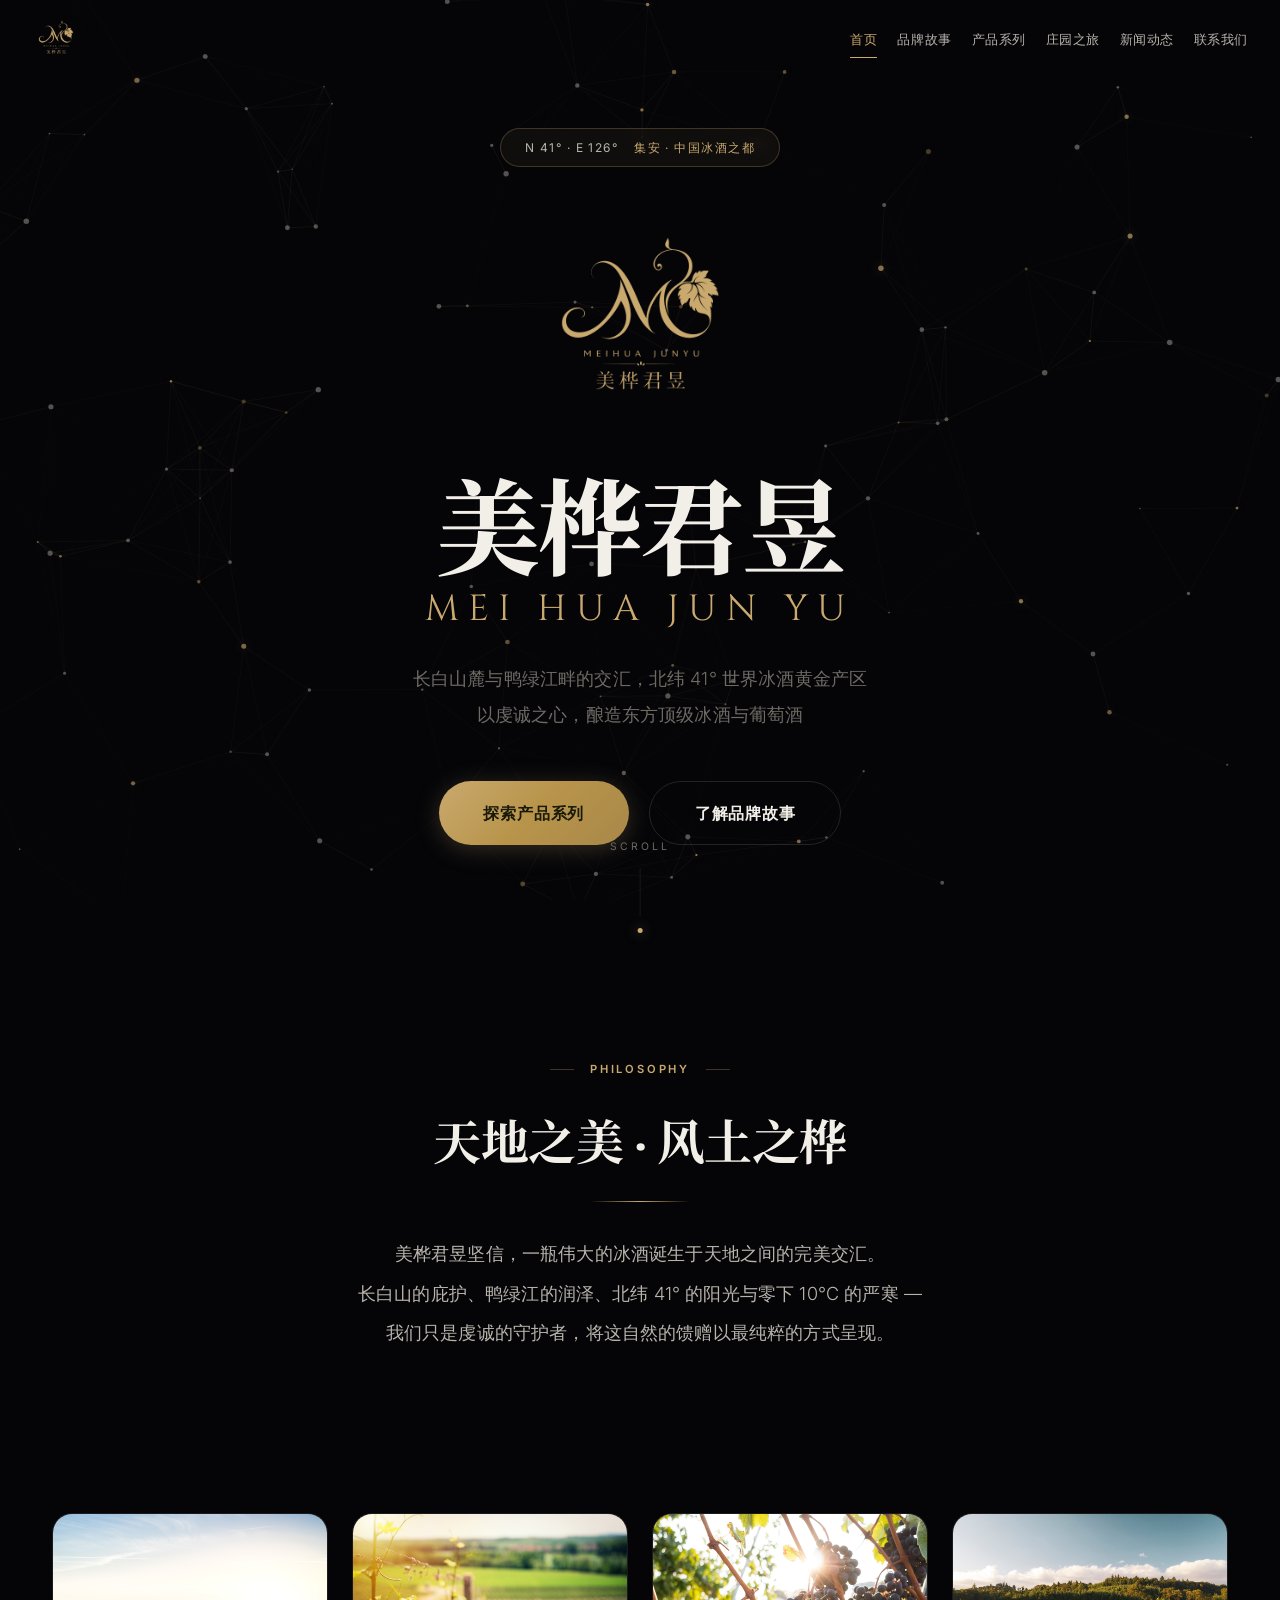
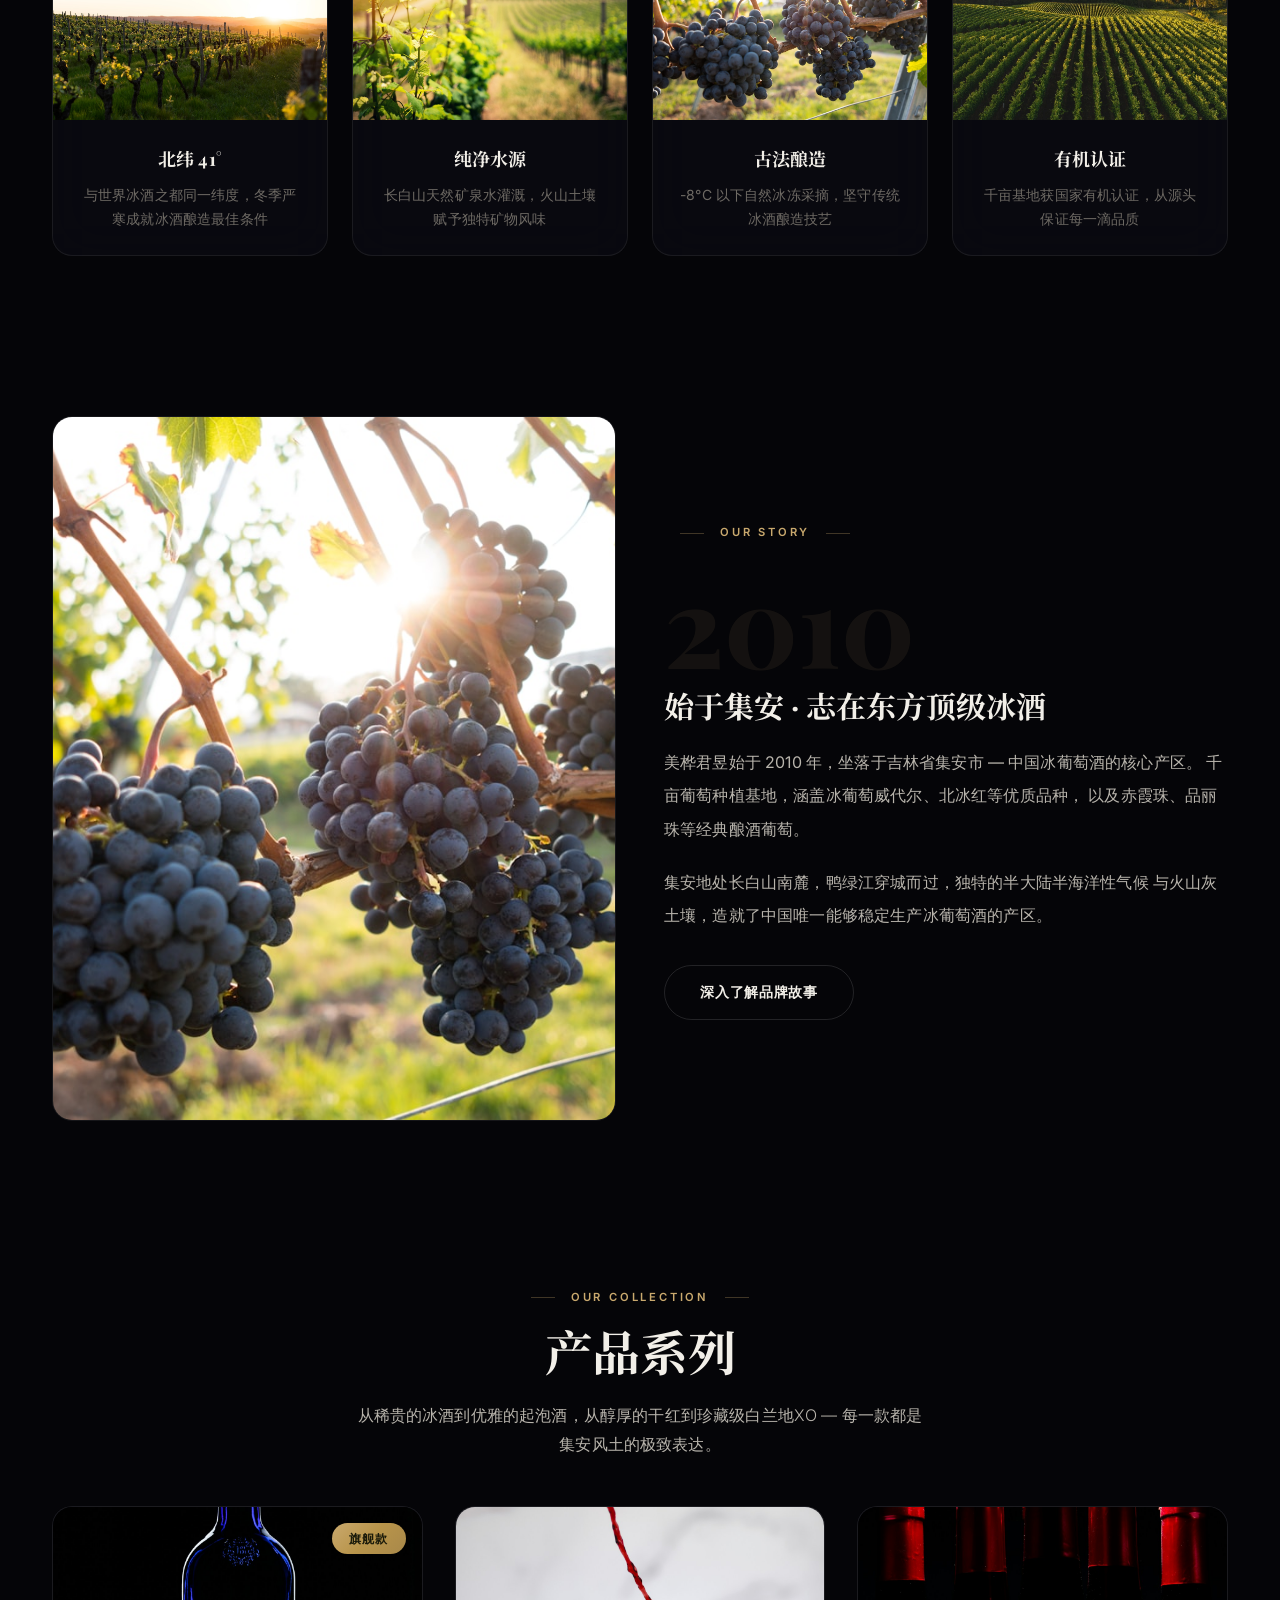
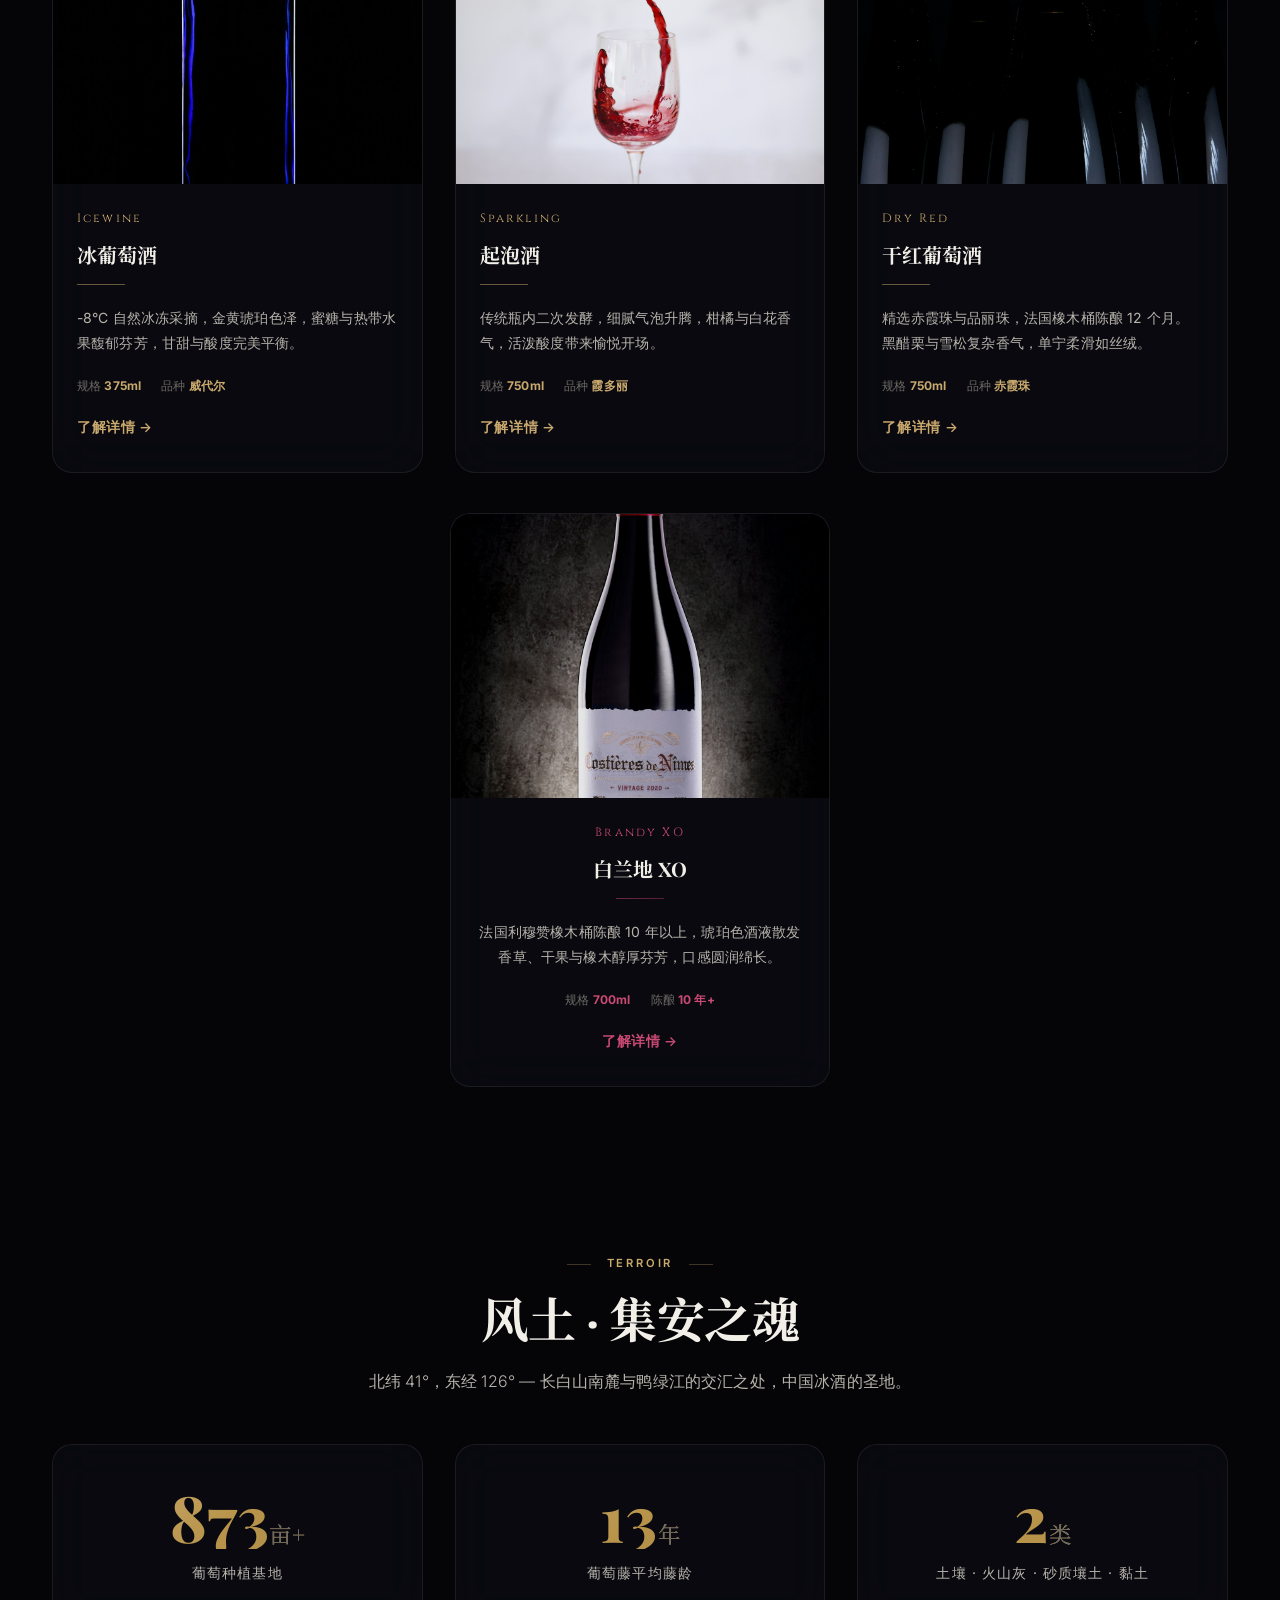
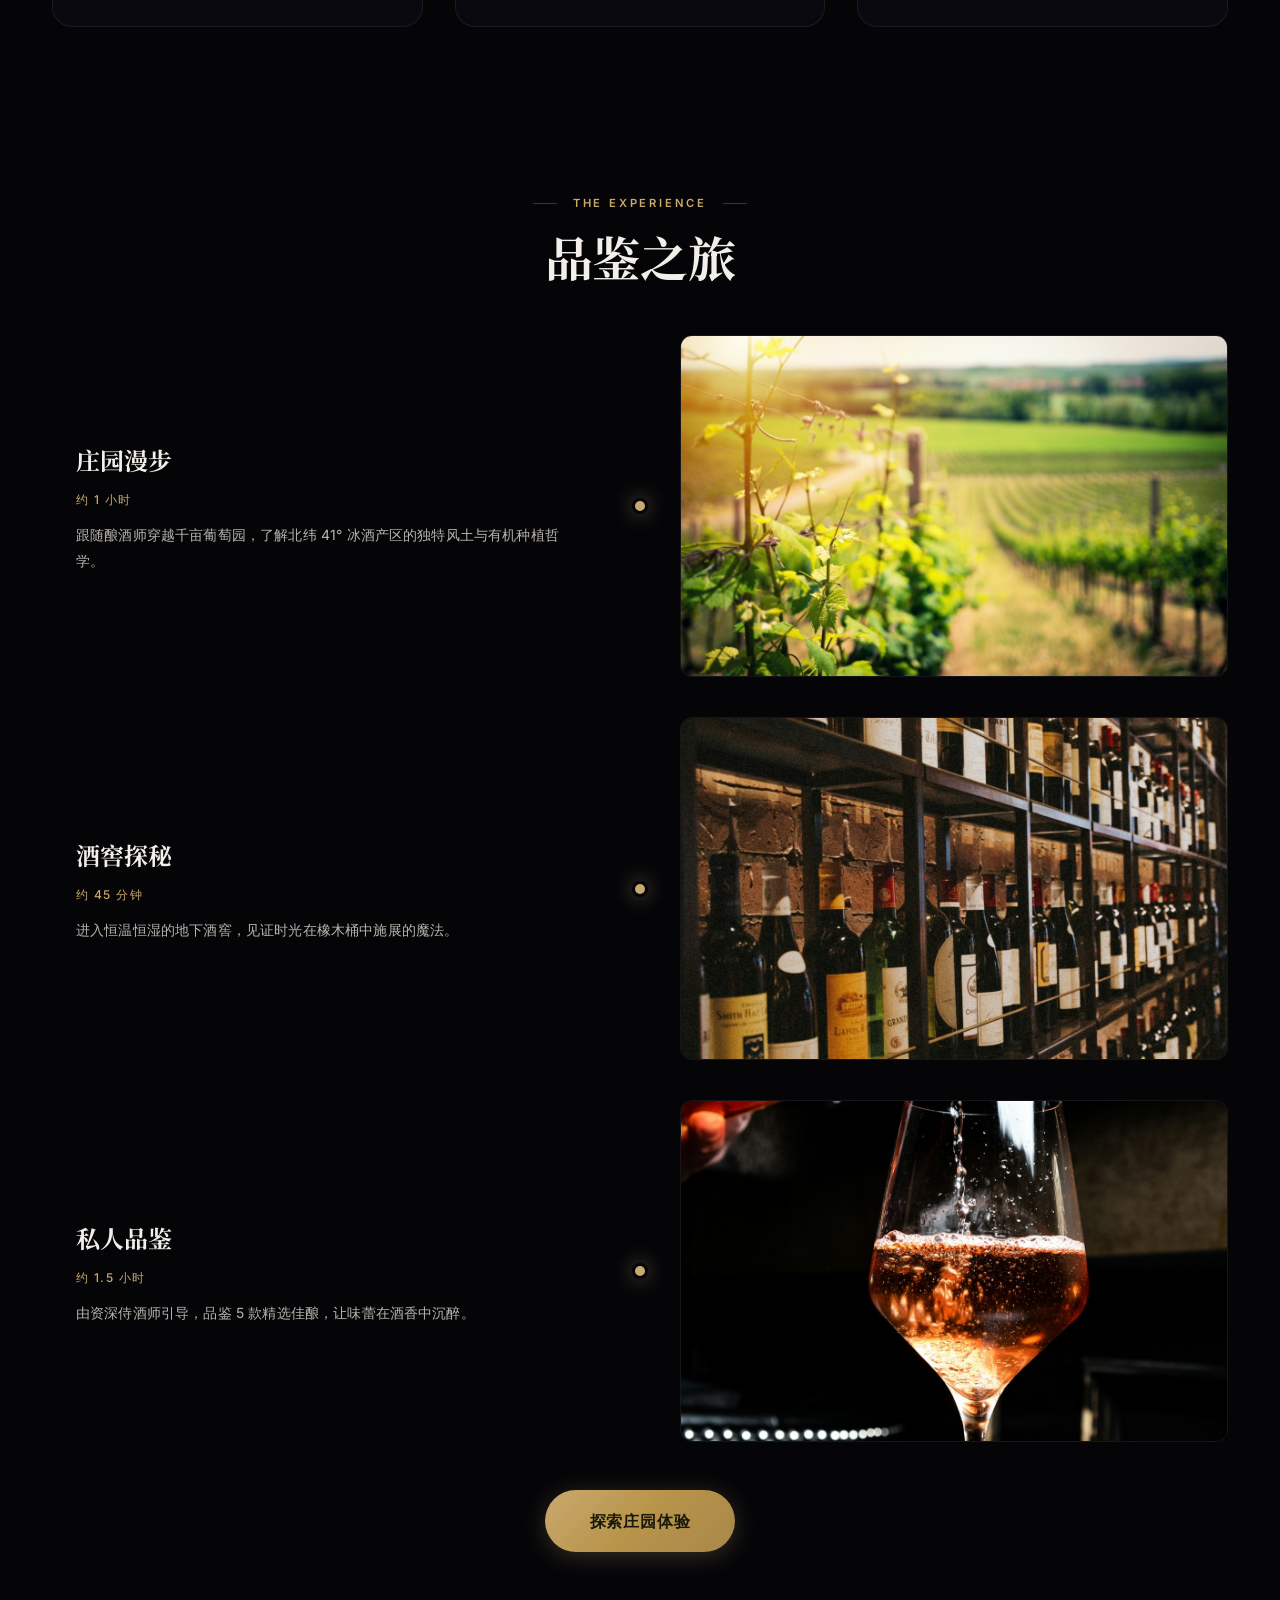
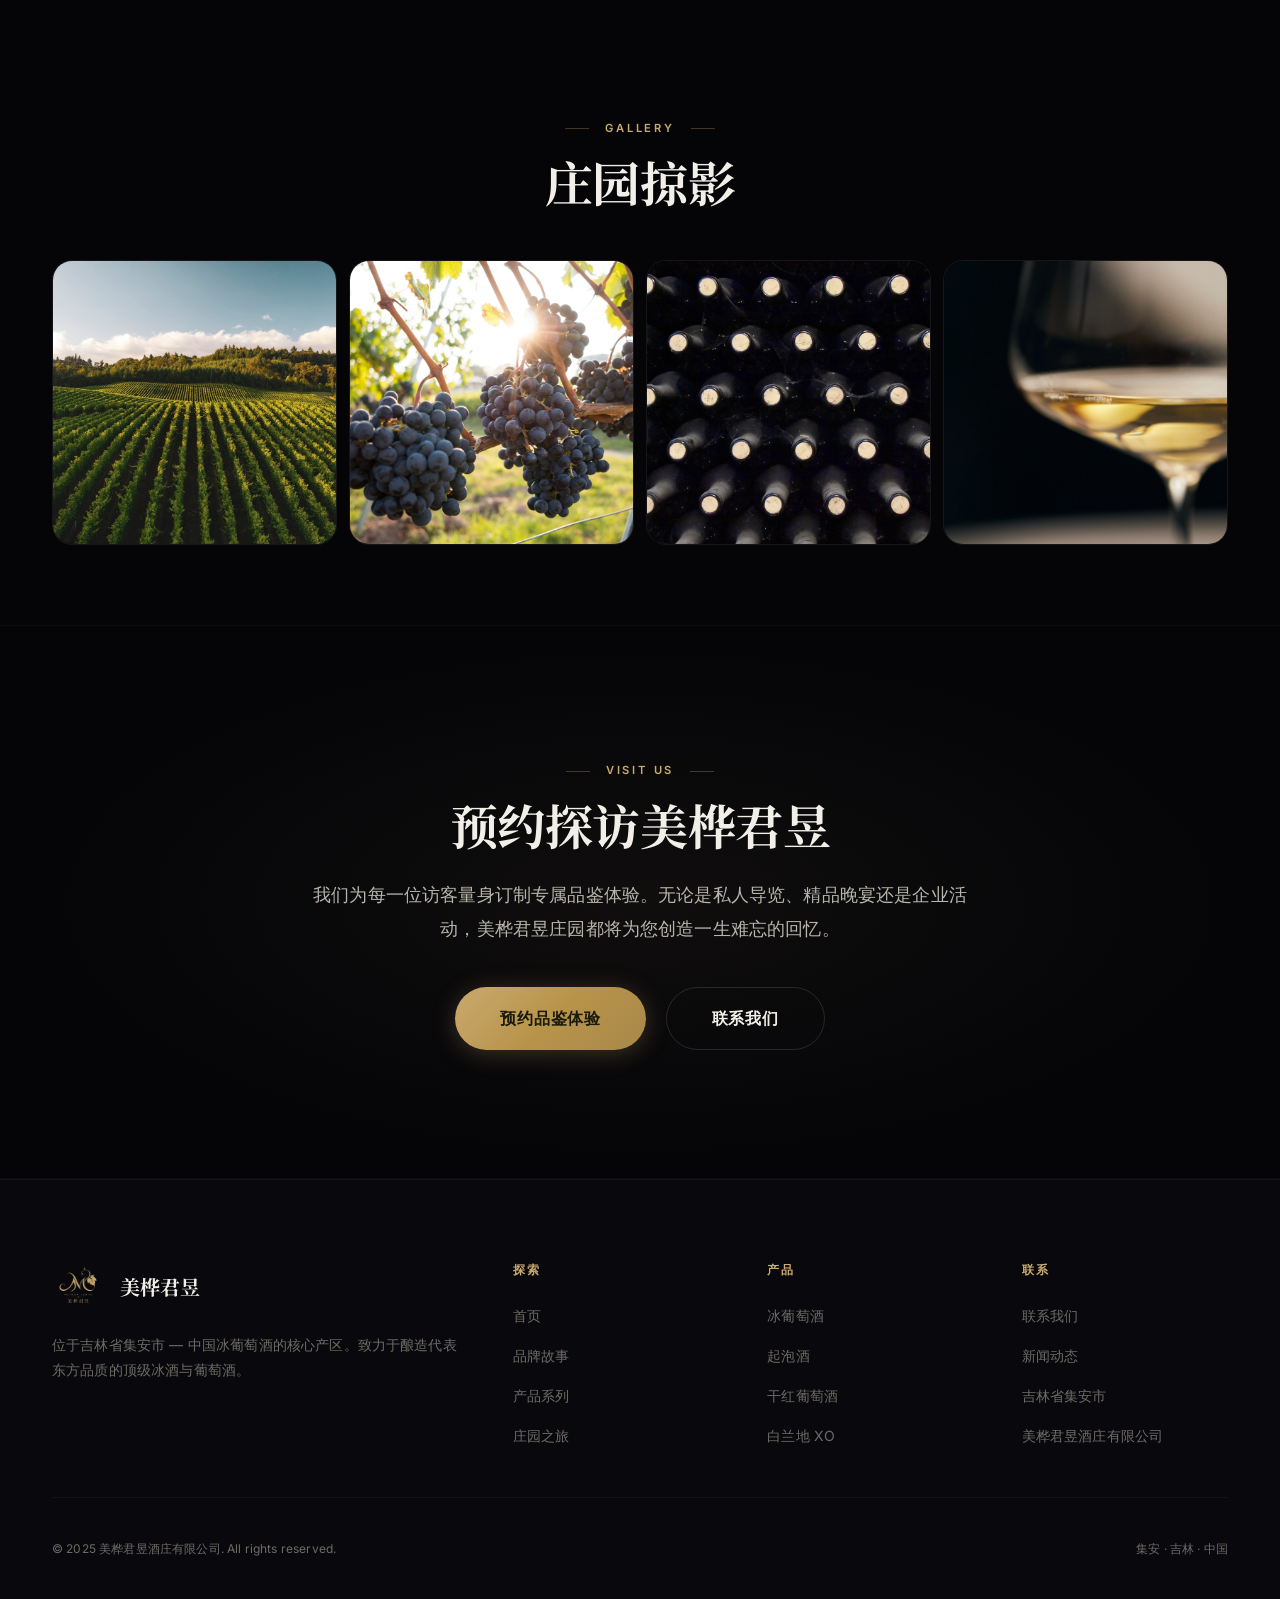
<file: 2/index.html>
<!DOCTYPE html>
<html lang="zh-CN">
<head>
<meta charset="UTF-8">
<meta name="viewport" content="width=device-width, initial-scale=1.0">
<meta name="description" content="美桦君昱 — 集安冰葡萄酒庄园，北纬41°冰酒黄金产区，酿造冰葡萄酒、起泡酒、干红、白兰地XO。">
<title>美桦君昱 | 集安精品冰葡萄酒庄园</title>
<link rel="preconnect" href="https://fonts.googleapis.com">
<link rel="preconnect" href="https://fonts.gstatic.com" crossorigin>
<link href="https://fonts.googleapis.com/css2?family=Cinzel:wght@400;500;600;700&family=Inter:wght@300;400;500;600;700;800;900&family=Noto+Serif+SC:wght@400;500;600;700;900&family=Playfair+Display:ital,wght@0,400;0,500;0,600;0,700;0,800;1,400;1,500&display=swap" rel="stylesheet">
<link rel="stylesheet" href="css/main.css">
</head>
<body>

<div class="page-transition" aria-hidden="true"></div>

<nav class="nav" role="navigation" aria-label="主导航">
  <div class="nav-brand">
    <a href="index.html"><img src="img/logo-nav-v3.png" alt="美桦君昱" class="nav-logo-img"></a>
    <span class="nav-brand-text latin" style="font-size:0.75rem;color:var(--text-muted);letter-spacing:0.15em;">MEI HUA JUN YU</span>
  </div>
  <ul class="nav-links">
    <li><a href="index.html" class="active">首页</a></li>
    <li><a href="about/index.html">品牌故事</a></li>
    <li><a href="products/index.html">产品系列</a></li>
    <li><a href="tourism/index.html">庄园之旅</a></li>
    <li><a href="news/index.html">新闻动态</a></li>
    <li><a href="contact/index.html">联系我们</a></li>
  </ul>
  <button class="nav-toggle" aria-label="打开菜单" aria-expanded="false"><span></span><span></span><span></span></button>
</nav>

<div class="mobile-nav" aria-hidden="true">
  <button class="mobile-nav-close" aria-label="关闭菜单">&times;</button>
  <a href="index.html">首页</a><a href="about/index.html">品牌故事</a><a href="products/index.html">产品系列</a><a href="tourism/index.html">庄园之旅</a><a href="news/index.html">新闻动态</a><a href="contact/index.html">联系我们</a>
</div>

<!-- Hero -->
<section class="hero" id="hero">
  <div class="hero-content">
    <div class="hero-badge reveal">
      <span>N 41&deg; · E 126&deg;</span>
      <span style="color:var(--gold);">集安 · 中国冰酒之都</span>
    </div>
    <div class="hero-logo reveal reveal-delay-1">
      <img src="img/logo-web-v3.png" alt="美桦君昱">
    </div>
    <h1 class="hero-title display reveal reveal-delay-2">
      <span style="display:block;">美桦君昱</span>
      <span style="display:block;font-size:0.35em;font-family:var(--font-latin);font-weight:400;letter-spacing:0.25em;color:var(--gold);margin-top:var(--space-2);">MEI HUA JUN YU</span>
    </h1>
    <p class="hero-subtitle reveal reveal-delay-3">
      长白山麓与鸭绿江畔的交汇，北纬 41&deg; 世界冰酒黄金产区<br>
      以虔诚之心，酿造东方顶级冰酒与葡萄酒
    </p>
    <div class="hero-actions reveal reveal-delay-4">
      <a href="products/index.html" class="btn btn-primary btn-lg">探索产品系列</a>
      <a href="about/index.html" class="btn btn-glass btn-lg">了解品牌故事</a>
    </div>
  </div>
  <div class="scroll-indicator">
    <span>SCROLL</span>
    <div class="scroll-line"></div>
    <div class="scroll-dot"></div>
  </div>
</section>

<!-- Philosophy -->
<section class="section-sm">
  <div class="container container-narrow">
    <div class="text-center reveal">
      <span class="section-label">Philosophy</span>
    </div>
    <h2 class="heading-xl text-center reveal" style="margin:var(--space-4) 0 var(--space-8);">天地之美 · 风土之桦</h2>
    <div class="glass-divider reveal"></div>
    <p class="text-center reveal reveal-delay-1" style="color:var(--text-secondary);font-size:var(--text-lg);line-height:2.2;font-weight:300;">
      美桦君昱坚信，一瓶伟大的冰酒诞生于天地之间的完美交汇。<br>
      长白山的庇护、鸭绿江的润泽、北纬 41&deg; 的阳光与零下 10&deg;C 的严寒 —<br>
      我们只是虔诚的守护者，将这自然的馈赠以最纯粹的方式呈现。
    </p>
  </div>
</section>

<!-- Features -->
<section class="section-sm">
  <div class="container">
    <div class="grid-4">
      <div class="glass-card reveal" style="text-align:center;">
        <div class="wine-card-img"><img src="img/photos/photo-1543418219-44e30b057fea.jpg" alt="北纬41°" loading="lazy"></div>
        <div style="padding:var(--space-6);">
          <h4 style="font-family:var(--font-display);font-size:var(--text-lg);margin-bottom:var(--space-2);">北纬 41&deg;</h4>
          <p style="font-size:var(--text-sm);color:var(--text-muted);line-height:1.7;">与世界冰酒之都同一纬度，冬季严寒成就冰酒酿造最佳条件</p>
        </div>
      </div>
      <div class="glass-card reveal reveal-delay-1" style="text-align:center;">
        <div class="wine-card-img"><img src="img/photos/photo-1526137630052-dc2c4693f0d5.jpg" alt="长白山水源" loading="lazy"></div>
        <div style="padding:var(--space-6);">
          <h4 style="font-family:var(--font-display);font-size:var(--text-lg);margin-bottom:var(--space-2);">纯净水源</h4>
          <p style="font-size:var(--text-sm);color:var(--text-muted);line-height:1.7;">长白山天然矿泉水灌溉，火山土壤赋予独特矿物风味</p>
        </div>
      </div>
      <div class="glass-card reveal reveal-delay-2" style="text-align:center;">
        <div class="wine-card-img"><img src="img/photos/photo-1537640538966-79f369143f8f.jpg" alt="古法采摘" loading="lazy"></div>
        <div style="padding:var(--space-6);">
          <h4 style="font-family:var(--font-display);font-size:var(--text-lg);margin-bottom:var(--space-2);">古法酿造</h4>
          <p style="font-size:var(--text-sm);color:var(--text-muted);line-height:1.7;">-8&deg;C 以下自然冰冻采摘，坚守传统冰酒酿造技艺</p>
        </div>
      </div>
      <div class="glass-card reveal reveal-delay-3" style="text-align:center;">
        <div class="wine-card-img"><img src="img/photos/photo-1563514227147-6d2ff665a6a0.jpg" alt="有机种植" loading="lazy"></div>
        <div style="padding:var(--space-6);">
          <h4 style="font-family:var(--font-display);font-size:var(--text-lg);margin-bottom:var(--space-2);">有机认证</h4>
          <p style="font-size:var(--text-sm);color:var(--text-muted);line-height:1.7;">千亩基地获国家有机认证，从源头保证每一滴品质</p>
        </div>
      </div>
    </div>
  </div>
</section>

<!-- Brand Story Teaser -->
<section class="section-sm">
  <div class="container">
    <div class="grid-2">
      <div class="reveal-left">
        <div class="img-card" style="aspect-ratio:4/5;">
          <img src="img/photos/photo-1537640538966-79f369143f8f.jpg" alt="美桦君昱葡萄园" loading="lazy">
        </div>
      </div>
      <div class="reveal-right">
        <span class="section-label">Our Story</span>
        <div style="font-family:var(--font-display);font-size:7rem;font-weight:800;line-height:1;color:var(--gold);opacity:0.08;margin:var(--space-2) 0;">2010</div>
        <h3 class="heading-lg" style="margin-bottom:var(--space-5);">始于集安 · 志在东方顶级冰酒</h3>
        <p style="color:var(--text-secondary);line-height:2.1;margin-bottom:1.2rem;">
          美桦君昱始于 2010 年，坐落于吉林省集安市 — 中国冰葡萄酒的核心产区。
          千亩葡萄种植基地，涵盖冰葡萄威代尔、北冰红等优质品种，
          以及赤霞珠、品丽珠等经典酿酒葡萄。
        </p>
        <p style="color:var(--text-secondary);line-height:2.1;margin-bottom:2rem;">
          集安地处长白山南麓，鸭绿江穿城而过，独特的半大陆半海洋性气候
          与火山灰土壤，造就了中国唯一能够稳定生产冰葡萄酒的产区。
        </p>
        <a href="about/index.html" class="btn btn-glass">深入了解品牌故事</a>
      </div>
    </div>
  </div>
</section>

<!-- Products -->
<section class="section-sm">
  <div class="container">
    <div class="section-header">
      <span class="section-label reveal">Our Collection</span>
      <h2 class="heading-xl reveal">产品系列</h2>
      <p class="reveal reveal-delay-1">从稀贵的冰酒到优雅的起泡酒，从醇厚的干红到珍藏级白兰地XO — 每一款都是集安风土的极致表达。</p>
    </div>
    <div class="grid-3">
      <div class="wine-card reveal">
        <div class="wine-card-img">
          <img src="img/photos/photo-1557871318-4136a587b30a.jpg" alt="冰葡萄酒" loading="lazy">
          <div class="wine-card-badge">旗舰款</div>
        </div>
        <div class="wine-card-body">
          <div class="wine-card-type">Icewine</div>
          <h4 class="wine-card-name">冰葡萄酒</h4>
          <div class="wine-card-line"></div>
          <p class="wine-card-desc">-8&deg;C 自然冰冻采摘，金黄琥珀色泽，蜜糖与热带水果馥郁芬芳，甘甜与酸度完美平衡。</p>
          <div class="wine-card-meta">
            <div>规格 <strong style="color:var(--gold);">375ml</strong></div>
            <div>品种 <strong style="color:var(--gold);">威代尔</strong></div>
          </div>
          <a href="products/detail.html" style="display:inline-block;margin-top:1.25rem;color:var(--gold);font-size:0.85rem;font-weight:600;letter-spacing:0.05em;">了解详情 →</a>
        </div>
      </div>
      <div class="wine-card reveal reveal-delay-1">
        <div class="wine-card-img"><img src="img/photos/photo-1586636539865-52064fb82ba3.jpg" alt="起泡酒" loading="lazy"></div>
        <div class="wine-card-body">
          <div class="wine-card-type">Sparkling</div>
          <h4 class="wine-card-name">起泡酒</h4>
          <div class="wine-card-line"></div>
          <p class="wine-card-desc">传统瓶内二次发酵，细腻气泡升腾，柑橘与白花香气，活泼酸度带来愉悦开场。</p>
          <div class="wine-card-meta">
            <div>规格 <strong style="color:var(--gold);">750ml</strong></div>
            <div>品种 <strong style="color:var(--gold);">霞多丽</strong></div>
          </div>
          <a href="products/detail.html" style="display:inline-block;margin-top:1.25rem;color:var(--gold);font-size:0.85rem;font-weight:600;letter-spacing:0.05em;">了解详情 →</a>
        </div>
      </div>
      <div class="wine-card reveal reveal-delay-2">
        <div class="wine-card-img"><img src="img/photos/photo-1554230561-31bdc707b537.jpg" alt="干红" loading="lazy"></div>
        <div class="wine-card-body">
          <div class="wine-card-type">Dry Red</div>
          <h4 class="wine-card-name">干红葡萄酒</h4>
          <div class="wine-card-line"></div>
          <p class="wine-card-desc">精选赤霞珠与品丽珠，法国橡木桶陈酿 12 个月。黑醋栗与雪松复杂香气，单宁柔滑如丝绒。</p>
          <div class="wine-card-meta">
            <div>规格 <strong style="color:var(--gold);">750ml</strong></div>
            <div>品种 <strong style="color:var(--gold);">赤霞珠</strong></div>
          </div>
          <a href="products/detail.html" style="display:inline-block;margin-top:1.25rem;color:var(--gold);font-size:0.85rem;font-weight:600;letter-spacing:0.05em;">了解详情 →</a>
        </div>
      </div>
    </div>
    <div style="max-width:380px;margin:2.5rem auto 0;" class="reveal">
      <div class="wine-card">
        <div class="wine-card-img"><img src="img/photos/photo-1640785771979-b85145443664.jpg" alt="白兰地XO" loading="lazy"></div>
        <div class="wine-card-body text-center">
          <div class="wine-card-type" style="color:var(--wine-light);">Brandy XO</div>
          <h4 class="wine-card-name">白兰地 XO</h4>
          <div class="wine-card-line" style="background:var(--gradient-wine);margin-left:auto;margin-right:auto;"></div>
          <p class="wine-card-desc">法国利穆赞橡木桶陈酿 10 年以上，琥珀色酒液散发香草、干果与橡木醇厚芬芳，口感圆润绵长。</p>
          <div class="wine-card-meta" style="justify-content:center;">
            <div>规格 <strong style="color:var(--wine-light);">700ml</strong></div>
            <div>陈酿 <strong style="color:var(--wine-light);">10 年+</strong></div>
          </div>
          <a href="products/detail.html" style="display:inline-block;margin-top:1.25rem;color:var(--wine-light);font-size:0.85rem;font-weight:600;letter-spacing:0.05em;">了解详情 →</a>
        </div>
      </div>
    </div>
  </div>
</section>

<!-- Terroir Stats -->
<section class="section-sm">
  <div class="container">
    <div class="section-header">
      <span class="section-label reveal">Terroir</span>
      <h2 class="heading-xl reveal">风土 · 集安之魂</h2>
      <p class="reveal reveal-delay-1">北纬 41&deg;，东经 126&deg; — 长白山南麓与鸭绿江的交汇之处，中国冰酒的圣地。</p>
    </div>
    <div class="grid-3">
      <div class="stat-card reveal">
        <div class="stat-number" data-count="1000">0<span>亩+</span></div>
        <div class="stat-label">葡萄种植基地</div>
      </div>
      <div class="stat-card reveal reveal-delay-1">
        <div class="stat-number" data-count="15">0<span>年</span></div>
        <div class="stat-label">葡萄藤平均藤龄</div>
      </div>
      <div class="stat-card reveal reveal-delay-2">
        <div class="stat-number" data-count="3">0<span>类</span></div>
        <div class="stat-label">土壤 · 火山灰 · 砂质壤土 · 黏土</div>
      </div>
    </div>
  </div>
</section>

<!-- Experience Timeline -->
<section class="section-sm">
  <div class="container">
    <div class="section-header">
      <span class="section-label reveal">The Experience</span>
      <h2 class="heading-xl reveal">品鉴之旅</h2>
    </div>
    <div class="timeline">
      <div class="timeline-item reveal">
        <div class="timeline-content"><h4>庄园漫步</h4><div class="time">约 1 小时</div><p>跟随酿酒师穿越千亩葡萄园，了解北纬 41&deg; 冰酒产区的独特风土与有机种植哲学。</p></div>
        <div class="timeline-dot"></div>
        <img class="timeline-img" src="img/photos/photo-1526137630052-dc2c4693f0d5.jpg" alt="庄园漫步" loading="lazy">
      </div>
      <div class="timeline-item reveal">
        <img class="timeline-img" src="img/photos/photo-1578911373434-0cb395d2cbfb.jpg" alt="酒窖探秘" loading="lazy">
        <div class="timeline-dot"></div>
        <div class="timeline-content"><h4>酒窖探秘</h4><div class="time">约 45 分钟</div><p>进入恒温恒湿的地下酒窖，见证时光在橡木桶中施展的魔法。</p></div>
      </div>
      <div class="timeline-item reveal">
        <div class="timeline-content"><h4>私人品鉴</h4><div class="time">约 1.5 小时</div><p>由资深侍酒师引导，品鉴 5 款精选佳酿，让味蕾在酒香中沉醉。</p></div>
        <div class="timeline-dot"></div>
        <img class="timeline-img" src="img/photos/photo-1547595628-c61a29f496f0.jpg" alt="私人品鉴" loading="lazy">
      </div>
    </div>
    <div class="text-center reveal" style="margin-top:var(--space-12);">
      <a href="tourism/index.html" class="btn btn-primary btn-lg">探索庄园体验</a>
    </div>
  </div>
</section>

<!-- Gallery -->
<section class="section-sm">
  <div class="container">
    <div class="section-header">
      <span class="section-label reveal">Gallery</span>
      <h2 class="heading-xl reveal">庄园掠影</h2>
    </div>
    <div class="gallery-grid">
      <div class="img-card reveal" style="aspect-ratio:1;"><img src="img/photos/photo-1563514227147-6d2ff665a6a0.jpg" alt="庄园全景" loading="lazy"><div class="img-card-overlay"><h5>庄园全景</h5><span>集安 · 吉林</span></div></div>
      <div class="img-card reveal reveal-delay-1" style="aspect-ratio:1;"><img src="img/photos/photo-1537640538966-79f369143f8f.jpg" alt="手工采摘" loading="lazy"><div class="img-card-overlay"><h5>手工采摘</h5><span>每年冬季</span></div></div>
      <div class="img-card reveal reveal-delay-2" style="aspect-ratio:1;"><img src="img/photos/photo-1560089168-4169937e37d5.jpg" alt="橡木桶陈酿" loading="lazy"><div class="img-card-overlay"><h5>橡木桶陈酿</h5><span>法国橡木桶</span></div></div>
      <div class="img-card reveal reveal-delay-3" style="aspect-ratio:1;"><img src="img/photos/photo-1585553616435-2dc0a54e271d.jpg" alt="庄园品鉴厅" loading="lazy"><div class="img-card-overlay"><h5>私享品鉴厅</h5><span>庄园内部</span></div></div>
    </div>
  </div>
</section>

<!-- CTA -->
<section class="cta-section" id="visit">
  <div class="cta-content">
    <span class="section-label reveal">Visit Us</span>
    <h2 class="heading-xl reveal">预约探访美桦君昱</h2>
    <p class="reveal reveal-delay-1">我们为每一位访客量身订制专属品鉴体验。无论是私人导览、精品晚宴还是企业活动，美桦君昱庄园都将为您创造一生难忘的回忆。</p>
    <div class="cta-buttons reveal reveal-delay-2">
      <a href="tourism/index.html" class="btn btn-primary btn-lg">预约品鉴体验</a>
      <a href="contact/index.html" class="btn btn-glass btn-lg">联系我们</a>
    </div>
  </div>
</section>

<footer class="footer" role="contentinfo">
  <div class="container">
    <div class="footer-grid">
      <div>
        <div class="footer-brand"><img src="img/logo-web-v3.png" alt="美桦君昱" class="footer-logo"><span class="footer-brand-name">美桦君昱</span></div>
        <p class="footer-desc">位于吉林省集安市 — 中国冰葡萄酒的核心产区。致力于酿造代表东方品质的顶级冰酒与葡萄酒。</p>
      </div>
      <div><h6>探索</h6><ul><li><a href="index.html">首页</a></li><li><a href="about/index.html">品牌故事</a></li><li><a href="products/index.html">产品系列</a></li><li><a href="tourism/index.html">庄园之旅</a></li></ul></div>
      <div><h6>产品</h6><ul><li><a href="products/index.html">冰葡萄酒</a></li><li><a href="products/index.html">起泡酒</a></li><li><a href="products/index.html">干红葡萄酒</a></li><li><a href="products/index.html">白兰地 XO</a></li></ul></div>
      <div><h6>联系</h6><ul><li><a href="contact/index.html">联系我们</a></li><li><a href="news/index.html">新闻动态</a></li><li><a href="#">吉林省集安市</a></li><li><a href="#">美桦君昱酒庄有限公司</a></li></ul></div>
    </div>
    <div class="footer-bottom"><span>&copy; 2025 美桦君昱酒庄有限公司. All rights reserved.</span><span>集安 · 吉林 · 中国</span></div>
  </div>
</footer>

<button class="back-to-top" aria-label="返回顶部">
  <svg width="16" height="16" viewBox="0 0 24 24" fill="none" stroke="currentColor" stroke-width="2"><path d="M18 15l-6-6-6 6"/></svg>
</button>

<script src="js/main.js"></script>
</body>
</html>
</file>
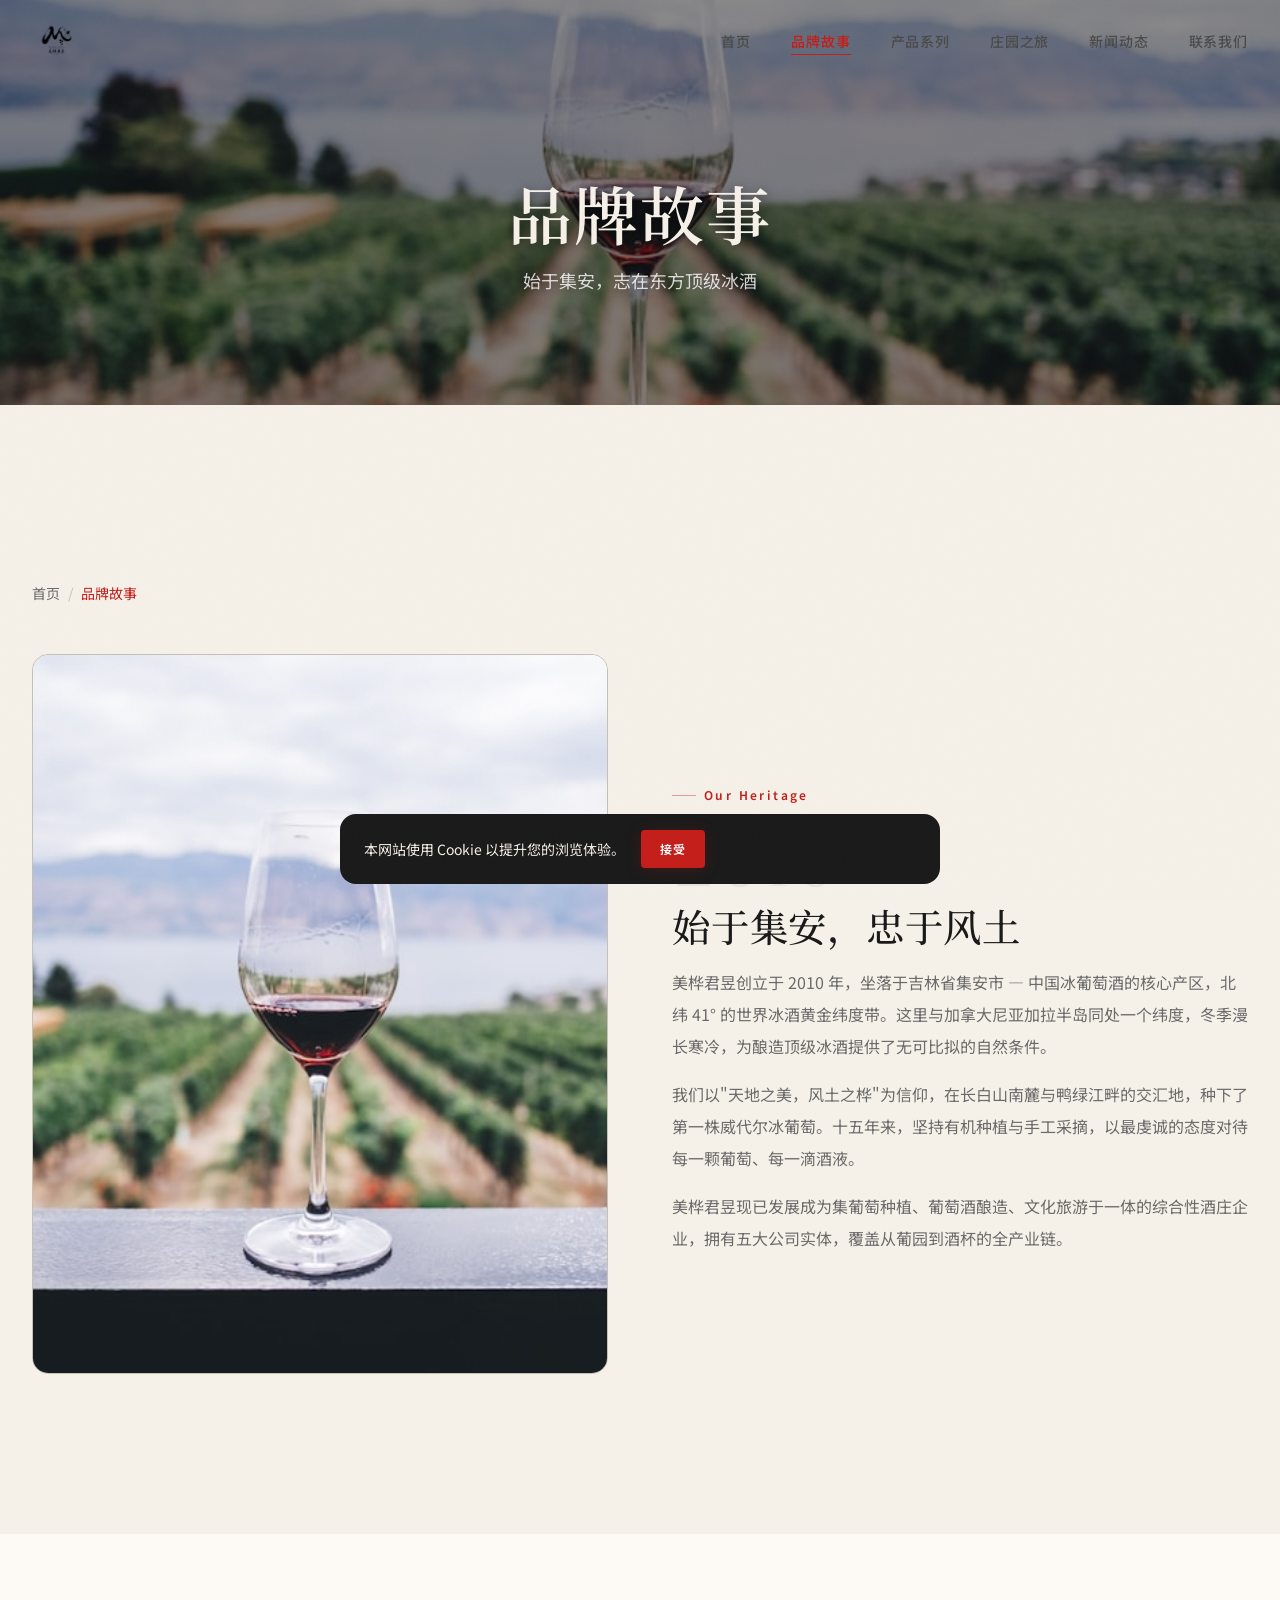
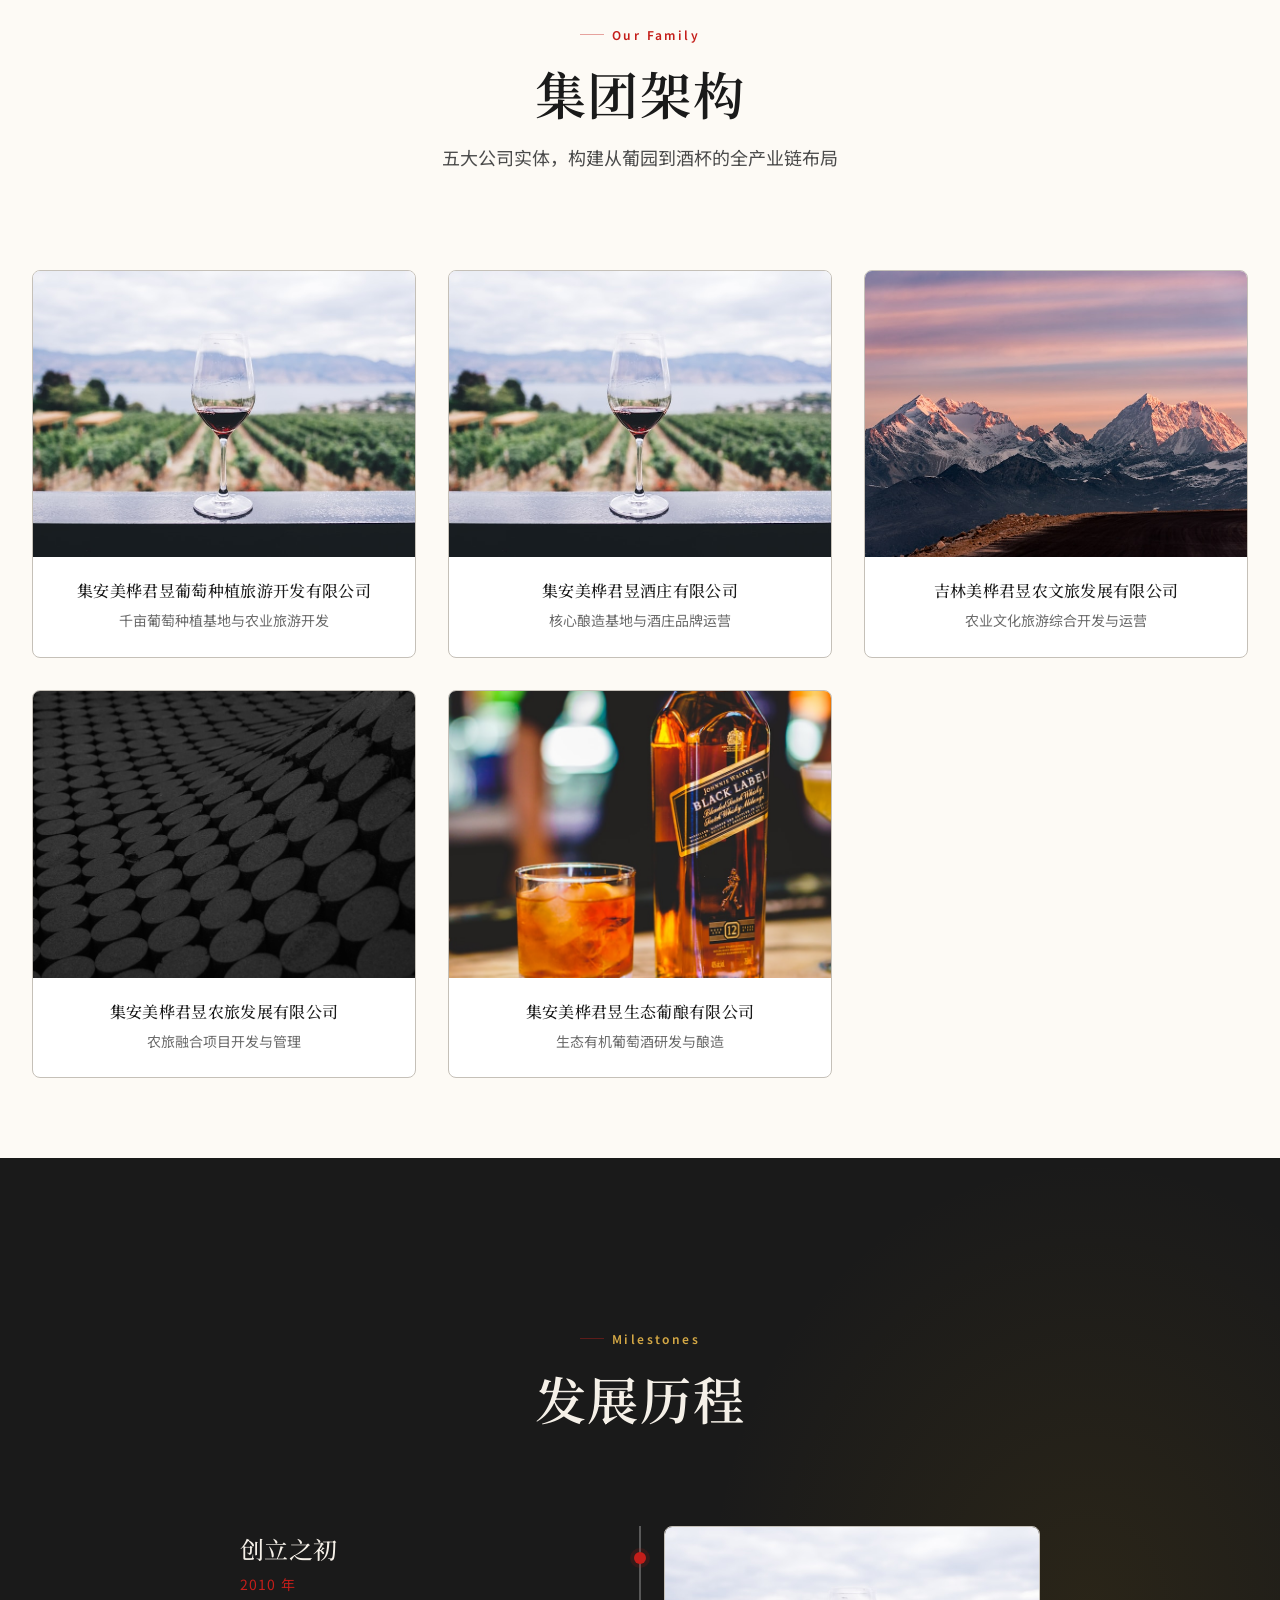
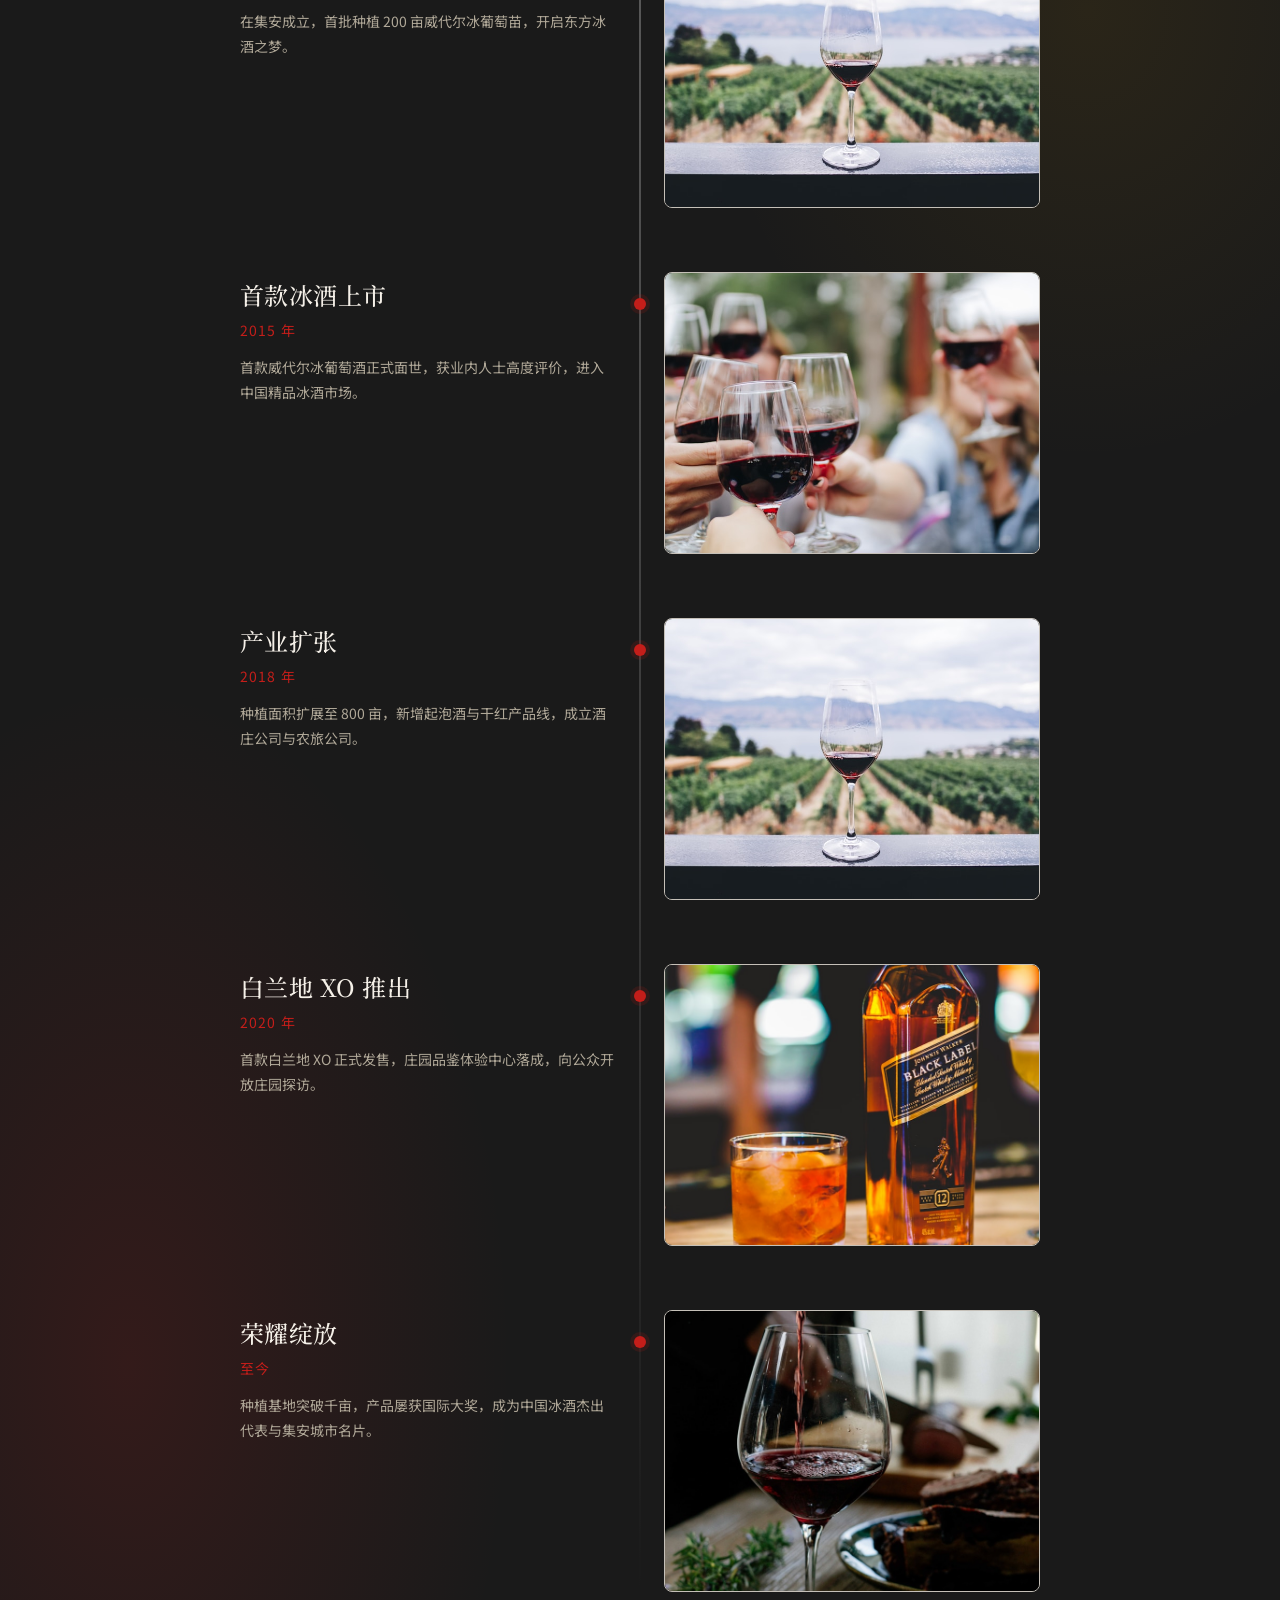
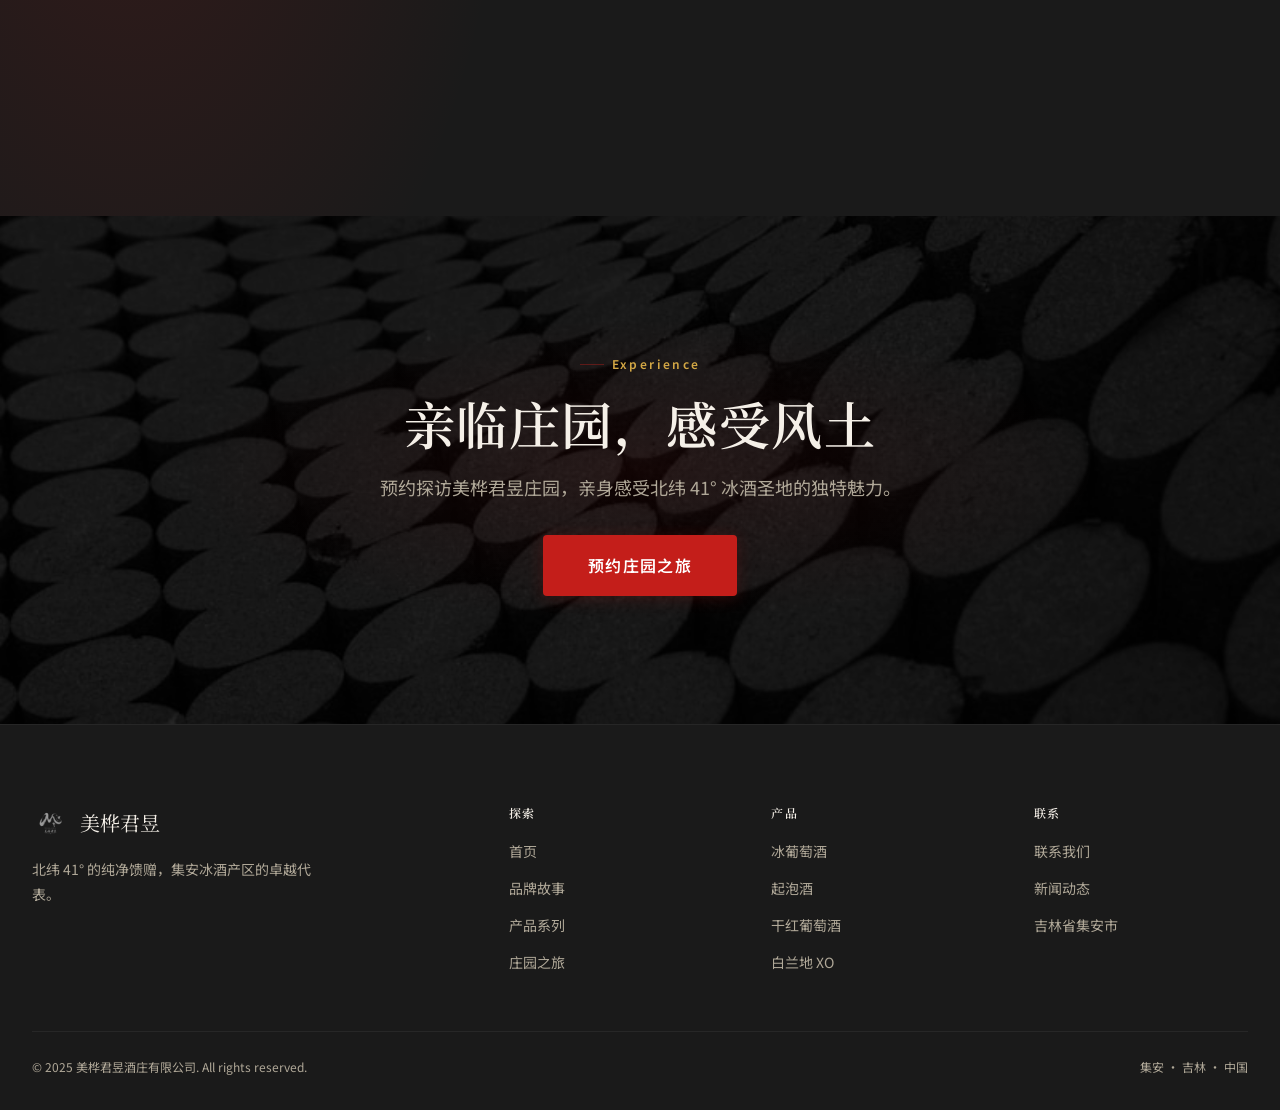
<file: about/index.html>
<!DOCTYPE html>
<html lang="zh-CN">
<head>
<meta charset="UTF-8">
<meta name="viewport" content="width=device-width, initial-scale=1.0">
<meta name="description" content="美桦君昱品牌故事 — 始于2010年，位于吉林集安北纬41°冰酒黄金产区，千亩葡萄园有机种植。">
<title>品牌故事 | 美桦君昱</title>
<link rel="preconnect" href="https://fonts.googleapis.com">
<link rel="preconnect" href="https://fonts.gstatic.com" crossorigin>
<link href="https://fonts.googleapis.com/css2?family=Cinzel:wght@300;400;500;600;700&family=Noto+Serif+SC:wght@400;500;600;700;900&family=Noto+Sans+SC:wght@300;400;500;600;700&display=swap" rel="stylesheet">
<link rel="stylesheet" href="../css/main.css">
</head>
<body>
<div class="page-transition" aria-hidden="true"></div>
<nav class="nav" id="nav" role="navigation" aria-label="主导航">
  <div class="nav-brand"><a href="../index.html"><img src="../img/logo-web.png" alt="美桦君昱" class="nav-logo-img"></a></div>
  <ul class="nav-links">
    <li><a href="../index.html">首页</a></li><li><a href="index.html" class="active">品牌故事</a></li><li><a href="../products/index.html">产品系列</a></li>
    <li><a href="../tourism/index.html">庄园之旅</a></li><li><a href="../news/index.html">新闻动态</a></li><li><a href="../contact/index.html">联系我们</a></li>
  </ul>
  <button class="nav-toggle" aria-label="打开菜单"><span></span><span></span><span></span></button>
</nav>
<div class="mobile-nav" aria-hidden="true">
  <button class="mobile-nav-close" aria-label="关闭菜单">&times;</button>
  <a href="../index.html">首页</a><a href="index.html">品牌故事</a><a href="../products/index.html">产品系列</a>
  <a href="../tourism/index.html">庄园之旅</a><a href="../news/index.html">新闻动态</a><a href="../contact/index.html">联系我们</a>
</div>

<section class="page-hero" style="background:linear-gradient(rgba(0,0,0,0.45),rgba(0,0,0,0.45)),url('../img/photos/photo-1506377247377-2a5b3b417ebb.jpg') center/cover no-repeat;">
  <div class="page-hero-content"><h1 class="heading-2xl">品牌故事</h1><p class="subtitle">始于集安，志在东方顶级冰酒</p></div>
</section>

<section class="section">
  <div class="container">
    <nav class="breadcrumbs"><a href="../index.html">首页</a><span class="sep">/</span><span class="current">品牌故事</span></nav>
    <div class="grid-2" style="align-items:center;margin-top:2rem;">
      <div style="border-radius:var(--radius-lg);overflow:hidden;aspect-ratio:4/5;background:var(--paper-dark);border:1px solid var(--ink-15);">
        <img src="../img/photos/photo-1506377247377-2a5b3b417ebb.jpg" alt="美桦君昱庄园" loading="lazy" style="width:100%;height:100%;object-fit:cover;">
      </div>
      <div>
        <span class="section-label">Our Heritage</span>
        <div style="font-family:'Cinzel',serif;font-size:5rem;color:var(--ink);opacity:0.06;line-height:1;">2010</div>
        <h3 class="heading-lg" style="margin-bottom:1rem;">始于集安，忠于风土</h3>
        <p style="color:var(--ink-50);line-height:2;margin-bottom:1rem;">美桦君昱创立于 2010 年，坐落于吉林省集安市 — 中国冰葡萄酒的核心产区，北纬 41° 的世界冰酒黄金纬度带。这里与加拿大尼亚加拉半岛同处一个纬度，冬季漫长寒冷，为酿造顶级冰酒提供了无可比拟的自然条件。</p>
        <p style="color:var(--ink-50);line-height:2;margin-bottom:1rem;">我们以"天地之美，风土之桦"为信仰，在长白山南麓与鸭绿江畔的交汇地，种下了第一株威代尔冰葡萄。十五年来，坚持有机种植与手工采摘，以最虔诚的态度对待每一颗葡萄、每一滴酒液。</p>
        <p style="color:var(--ink-50);line-height:2;">美桦君昱现已发展成为集葡萄种植、葡萄酒酿造、文化旅游于一体的综合性酒庄企业，拥有五大公司实体，覆盖从葡园到酒杯的全产业链。</p>
      </div>
    </div>
  </div>
</section>

<section class="section section-sm" style="background:var(--surface-warm);">
  <div class="container">
    <div class="section-header"><span class="section-label">Our Family</span><h2 class="heading-xl">集团架构</h2><p>五大公司实体，构建从葡园到酒杯的全产业链布局</p></div>
    <div class="grid-3">
      <div class="card" style="padding:0;">
        <div class="card-image"><img src="../img/photos/photo-1506377247377-2a5b3b417ebb.jpg" alt="葡萄种植旅游开发" loading="lazy"></div>
        <div class="card-body" style="text-align:center;">
          <h4 style="font-size:1rem;margin-bottom:0.5rem;">集安美桦君昱葡萄种植旅游开发有限公司</h4>
          <p class="card-desc">千亩葡萄种植基地与农业旅游开发</p>
        </div>
      </div>
      <div class="card" style="padding:0;">
        <div class="card-image"><img src="../img/photos/photo-1506377247377-2a5b3b417ebb.jpg" alt="酒庄" loading="lazy"></div>
        <div class="card-body" style="text-align:center;">
          <h4 style="font-size:1rem;margin-bottom:0.5rem;">集安美桦君昱酒庄有限公司</h4>
          <p class="card-desc">核心酿造基地与酒庄品牌运营</p>
        </div>
      </div>
      <div class="card" style="padding:0;">
        <div class="card-image"><img src="../img/photos/photo-1585409677983-0f6c41ca9c3b.jpg" alt="农文旅发展" loading="lazy"></div>
        <div class="card-body" style="text-align:center;">
          <h4 style="font-size:1rem;margin-bottom:0.5rem;">吉林美桦君昱农文旅发展有限公司</h4>
          <p class="card-desc">农业文化旅游综合开发与运营</p>
        </div>
      </div>
      <div class="card" style="padding:0;">
        <div class="card-image"><img src="../img/photos/photo-1464639351491-a172c2aa2911.jpg" alt="农旅发展" loading="lazy"></div>
        <div class="card-body" style="text-align:center;">
          <h4 style="font-size:1rem;margin-bottom:0.5rem;">集安美桦君昱农旅发展有限公司</h4>
          <p class="card-desc">农旅融合项目开发与管理</p>
        </div>
      </div>
      <div class="card" style="padding:0;">
        <div class="card-image"><img src="../img/photos/photo-1569529465841-dfecdab7503b.jpg" alt="生态葡酿" loading="lazy"></div>
        <div class="card-body" style="text-align:center;">
          <h4 style="font-size:1rem;margin-bottom:0.5rem;">集安美桦君昱生态葡酿有限公司</h4>
          <p class="card-desc">生态有机葡萄酒研发与酿造</p>
        </div>
      </div>
    </div>
  </div>
</section>

<section class="section section-ink-heavy">
  <div class="container">
    <div class="section-header"><span class="section-label" style="color:var(--gold-light);">Milestones</span><h2 class="heading-xl" style="color:var(--paper);">发展历程</h2></div>
    <div class="timeline">
      <div class="timeline-item reveal">
        <div class="timeline-text"><h4 style="color:var(--paper);">创立之初</h4><div class="time">2010 年</div><p style="color:var(--text-on-dark-muted);">在集安成立，首批种植 200 亩威代尔冰葡萄苗，开启东方冰酒之梦。</p></div>
        <div class="timeline-dot"></div>
        <img class="timeline-image" src="../img/photos/photo-1506377247377-2a5b3b417ebb.jpg" alt="创立之初" loading="lazy">
      </div>
      <div class="timeline-item reveal">
        <img class="timeline-image" src="../img/photos/photo-1510812431401-41d2bd2722f3.jpg" alt="首款冰酒上市" loading="lazy">
        <div class="timeline-dot"></div>
        <div class="timeline-text"><h4 style="color:var(--paper);">首款冰酒上市</h4><div class="time">2015 年</div><p style="color:var(--text-on-dark-muted);">首款威代尔冰葡萄酒正式面世，获业内人士高度评价，进入中国精品冰酒市场。</p></div>
      </div>
      <div class="timeline-item reveal">
        <div class="timeline-text"><h4 style="color:var(--paper);">产业扩张</h4><div class="time">2018 年</div><p style="color:var(--text-on-dark-muted);">种植面积扩展至 800 亩，新增起泡酒与干红产品线，成立酒庄公司与农旅公司。</p></div>
        <div class="timeline-dot"></div>
        <img class="timeline-image" src="../img/photos/photo-1506377247377-2a5b3b417ebb.jpg" alt="产业扩张" loading="lazy">
      </div>
      <div class="timeline-item reveal">
        <img class="timeline-image" src="../img/photos/photo-1569529465841-dfecdab7503b.jpg" alt="白兰地XO" loading="lazy">
        <div class="timeline-dot"></div>
        <div class="timeline-text"><h4 style="color:var(--paper);">白兰地 XO 推出</h4><div class="time">2020 年</div><p style="color:var(--text-on-dark-muted);">首款白兰地 XO 正式发售，庄园品鉴体验中心落成，向公众开放庄园探访。</p></div>
      </div>
      <div class="timeline-item reveal">
        <div class="timeline-text"><h4 style="color:var(--paper);">荣耀绽放</h4><div class="time">至今</div><p style="color:var(--text-on-dark-muted);">种植基地突破千亩，产品屡获国际大奖，成为中国冰酒杰出代表与集安城市名片。</p></div>
        <div class="timeline-dot"></div>
        <img class="timeline-image" src="../img/photos/photo-1553361371-9b22f78e8b1d.jpg" alt="荣耀绽放" loading="lazy">
      </div>
    </div>
  </div>
</section>

<section class="cta-section" style="background:linear-gradient(rgba(0,0,0,0.55),rgba(0,0,0,0.55)),url('../img/photos/photo-1464639351491-a172c2aa2911.jpg') center/cover no-repeat;">
  <div class="cta-content">
    <span class="section-label" style="color:var(--gold-light);">Experience</span>
    <h2 class="heading-xl">亲临庄园，感受风土</h2>
    <p>预约探访美桦君昱庄园，亲身感受北纬 41° 冰酒圣地的独特魅力。</p>
    <div class="cta-buttons"><a href="../tourism/index.html" class="btn btn-primary btn-lg">预约庄园之旅</a></div>
  </div>
</section>

<footer class="footer" role="contentinfo">
  <div class="container">
    <div class="footer-grid">
      <div><div class="footer-brand"><img src="../img/logo-web.png" alt="美桦君昱" class="footer-logo"><span class="footer-brand-name">美桦君昱</span></div><p class="footer-desc">北纬 41° 的纯净馈赠，集安冰酒产区的卓越代表。</p></div>
      <div><h6>探索</h6><ul><li><a href="../index.html">首页</a></li><li><a href="index.html">品牌故事</a></li><li><a href="../products/index.html">产品系列</a></li><li><a href="../tourism/index.html">庄园之旅</a></li></ul></div>
      <div><h6>产品</h6><ul><li><a href="../products/index.html">冰葡萄酒</a></li><li><a href="../products/index.html">起泡酒</a></li><li><a href="../products/index.html">干红葡萄酒</a></li><li><a href="../products/index.html">白兰地 XO</a></li></ul></div>
      <div><h6>联系</h6><ul><li><a href="../contact/index.html">联系我们</a></li><li><a href="../news/index.html">新闻动态</a></li><li><a href="#">吉林省集安市</a></li></ul></div>
    </div>
    <div class="footer-bottom"><span>&copy; 2025 美桦君昱酒庄有限公司. All rights reserved.</span><span>集安 · 吉林 · 中国</span></div>
  </div>
</footer>
<button class="back-to-top" aria-label="返回顶部"><svg width="16" height="16" viewBox="0 0 24 24" fill="none" stroke="currentColor" stroke-width="2"><path d="M18 15l-6-6-6 6"/></svg></button>
<script src="../js/main.js"></script>
</body>
</html>
</file>
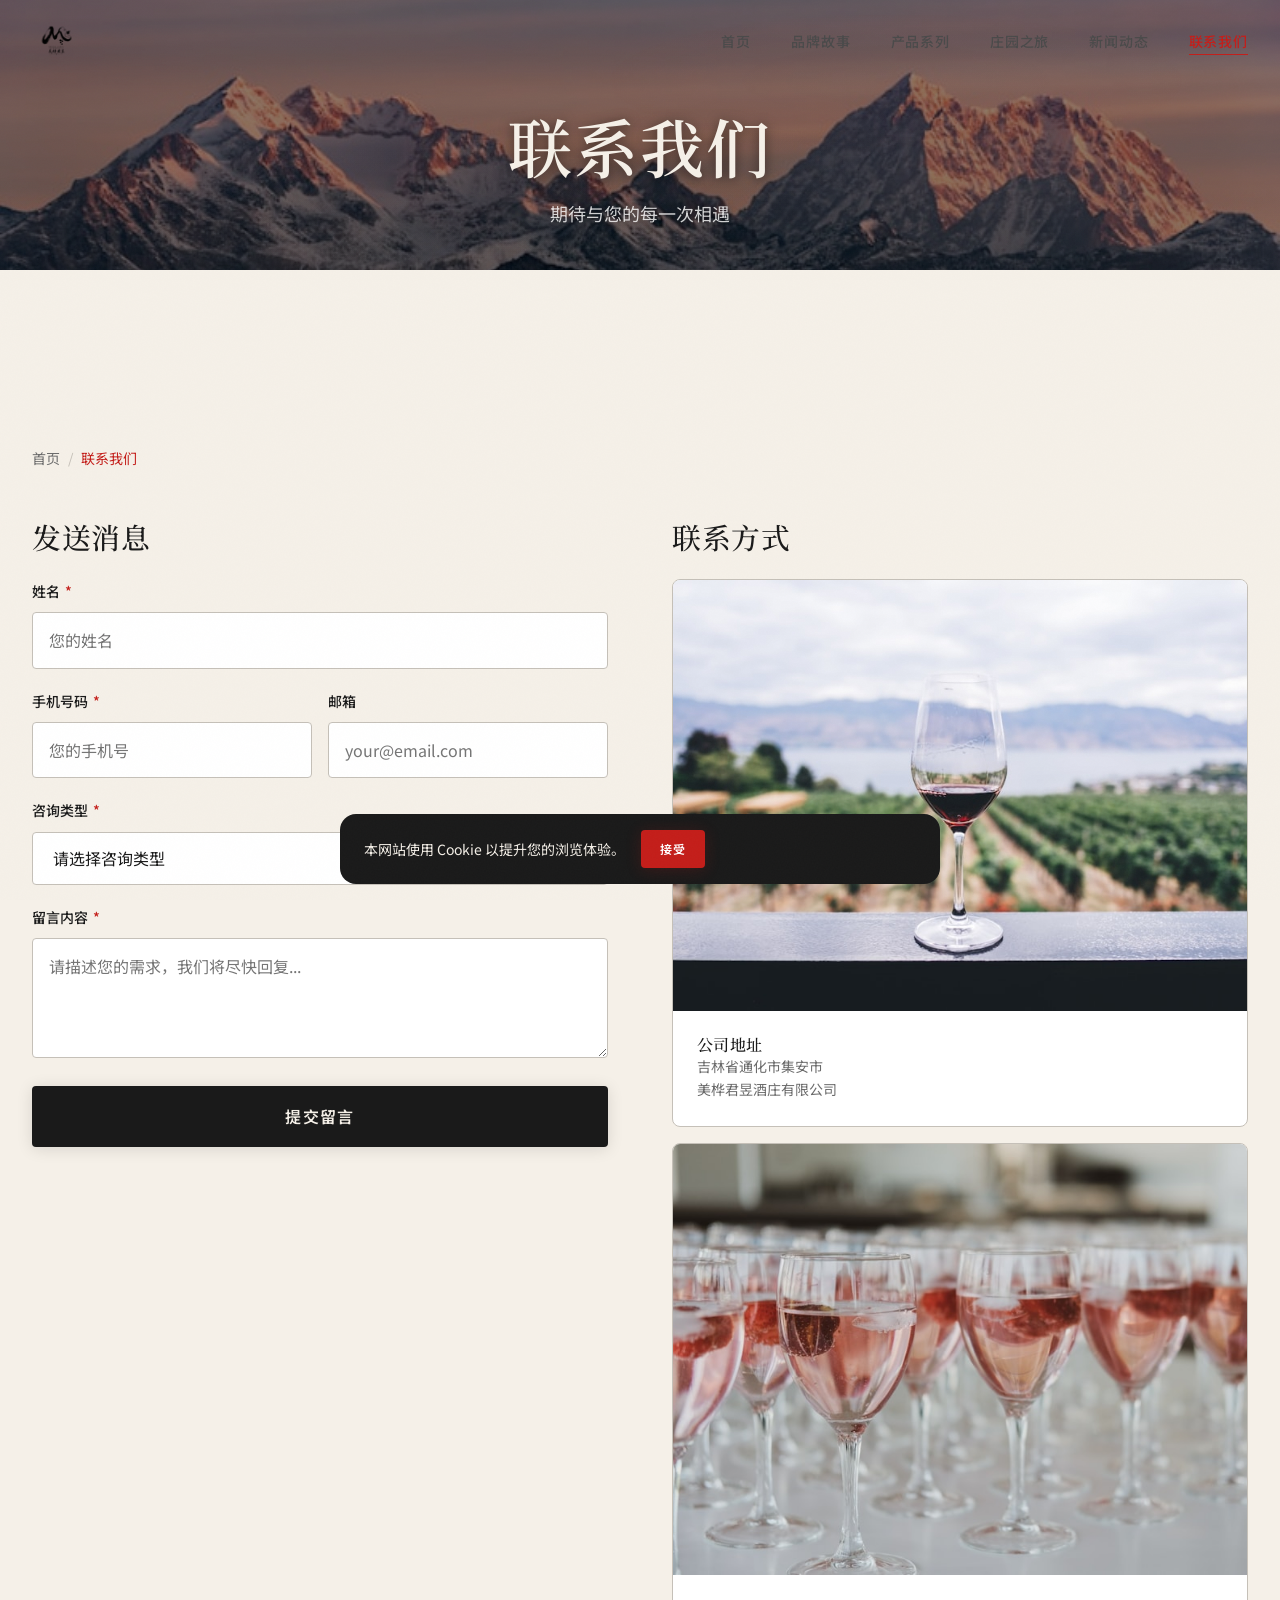
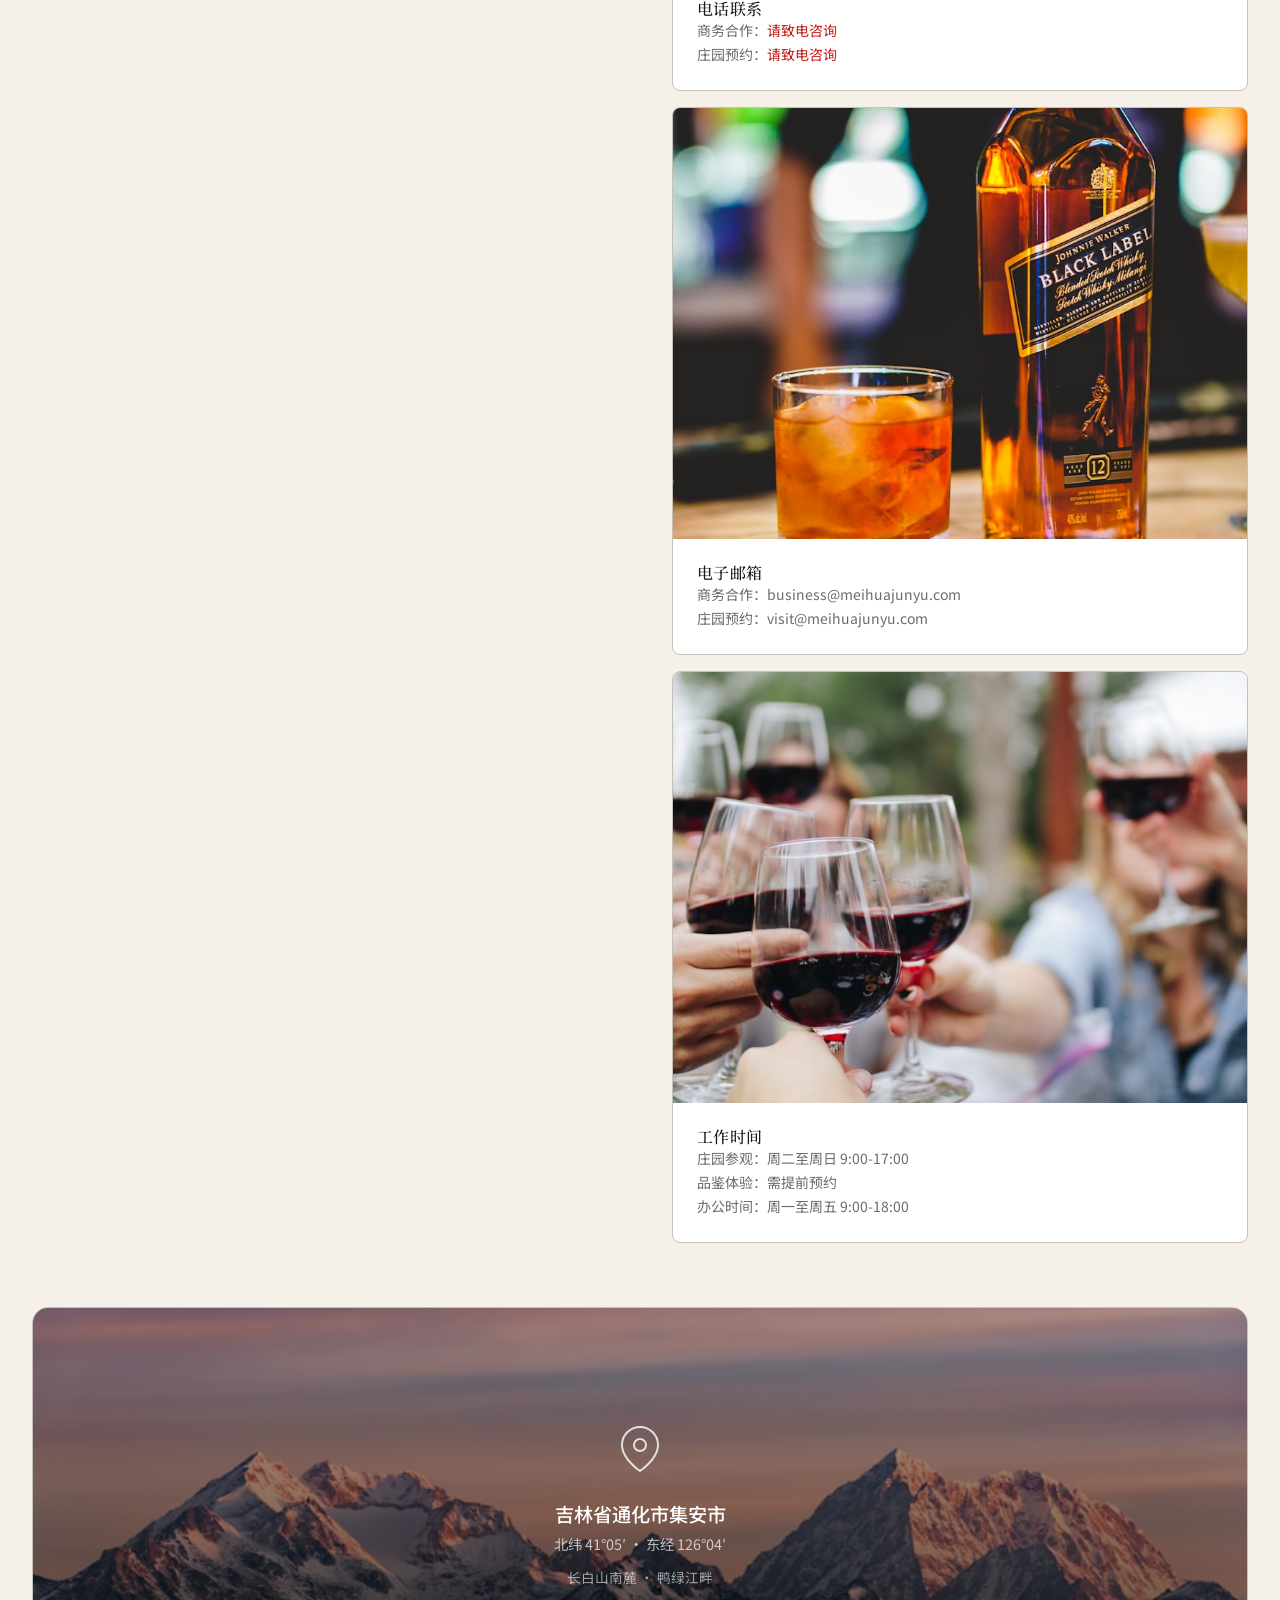
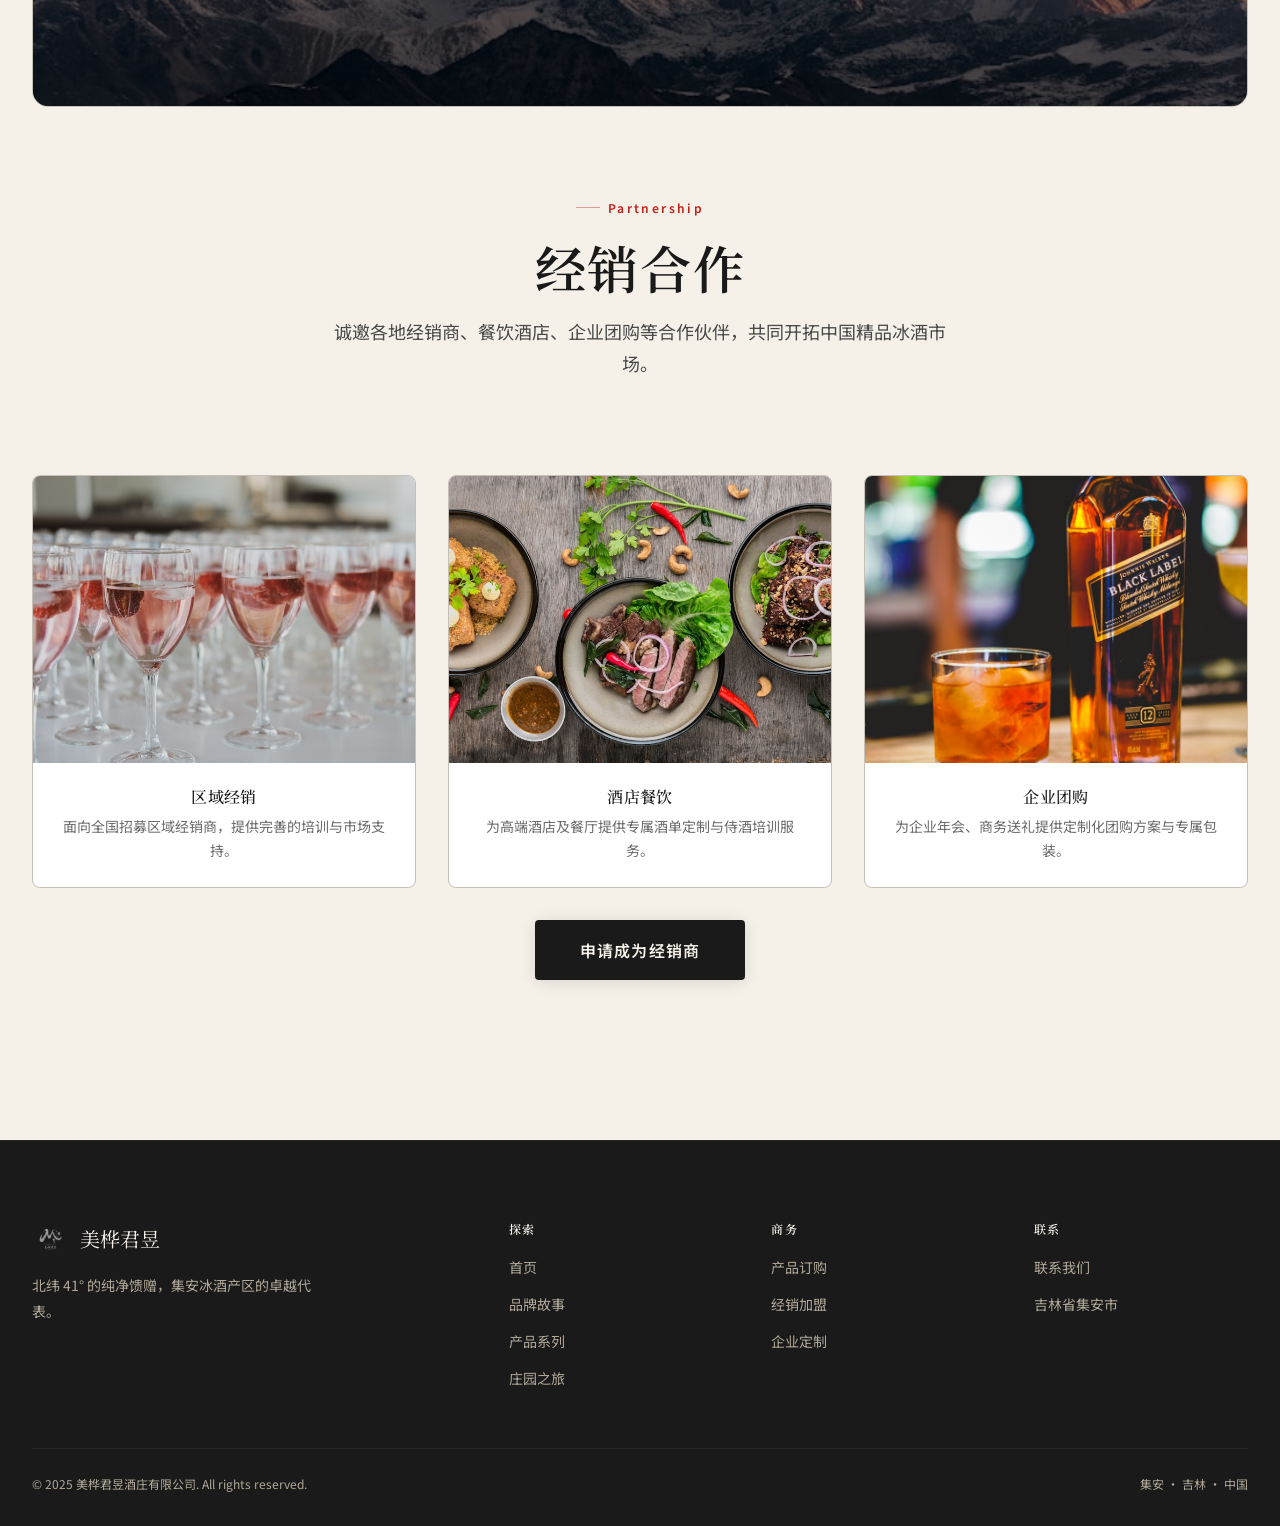
<file: contact/index.html>
<!DOCTYPE html>
<html lang="zh-CN">
<head>
<meta charset="UTF-8">
<meta name="viewport" content="width=device-width, initial-scale=1.0">
<meta name="description" content="联系美桦君昱 — 吉林省集安市冰葡萄酒庄园，商务合作、订购咨询、经销加盟、庄园探访预约。">
<title>联系我们 | 美桦君昱</title>
<link rel="preconnect" href="https://fonts.googleapis.com">
<link rel="preconnect" href="https://fonts.gstatic.com" crossorigin>
<link href="https://fonts.googleapis.com/css2?family=Cinzel:wght@300;400;500;600;700&family=Noto+Serif+SC:wght@400;500;600;700;900&family=Noto+Sans+SC:wght@300;400;500;600;700&display=swap" rel="stylesheet">
<link rel="stylesheet" href="../css/main.css">
</head>
<body>
<div class="page-transition" aria-hidden="true"></div>
<nav class="nav" id="nav" role="navigation" aria-label="主导航">
  <div class="nav-brand"><a href="../index.html"><img src="../img/logo-web.png" alt="美桦君昱" class="nav-logo-img"></a></div>
  <ul class="nav-links">
    <li><a href="../index.html">首页</a></li><li><a href="../about/index.html">品牌故事</a></li><li><a href="../products/index.html">产品系列</a></li>
    <li><a href="../tourism/index.html">庄园之旅</a></li><li><a href="../news/index.html">新闻动态</a></li><li><a href="index.html" class="active">联系我们</a></li>
  </ul>
  <button class="nav-toggle" aria-label="打开菜单"><span></span><span></span><span></span></button>
</nav>
<div class="mobile-nav" aria-hidden="true">
  <button class="mobile-nav-close" aria-label="关闭菜单">&times;</button>
  <a href="../index.html">首页</a><a href="../about/index.html">品牌故事</a><a href="../products/index.html">产品系列</a>
  <a href="../tourism/index.html">庄园之旅</a><a href="../news/index.html">新闻动态</a><a href="index.html">联系我们</a>
</div>

<section class="page-hero" style="min-height:30vh;background:linear-gradient(rgba(0,0,0,0.45),rgba(0,0,0,0.45)),url('../img/photos/photo-1585409677983-0f6c41ca9c3b.jpg') center/cover no-repeat;">
  <div class="page-hero-content"><h1 class="heading-2xl">联系我们</h1><p class="subtitle">期待与您的每一次相遇</p></div>
</section>

<section class="section">
  <div class="container">
    <nav class="breadcrumbs"><a href="../index.html">首页</a><span class="sep">/</span><span class="current">联系我们</span></nav>
    <div class="grid-2" style="margin-top:2rem;">
      <div>
        <h3 class="heading-md" style="margin-bottom:1.5rem;">发送消息</h3>
        <form data-validate>
          <div class="form-group"><label class="form-label">姓名 <span class="required">*</span></label><input type="text" class="form-input" required placeholder="您的姓名"></div>
          <div style="display:grid;grid-template-columns:1fr 1fr;gap:1rem;">
            <div class="form-group"><label class="form-label">手机号码 <span class="required">*</span></label><input type="tel" class="form-input" required placeholder="您的手机号"></div>
            <div class="form-group"><label class="form-label">邮箱</label><input type="email" class="form-input" placeholder="your@email.com"></div>
          </div>
          <div class="form-group"><label class="form-label">咨询类型 <span class="required">*</span></label>
            <select class="form-select" required>
              <option value="">请选择咨询类型</option><option>产品订购咨询</option><option>经销/代理加盟</option><option>企业定制/团购</option><option>庄园探访预约</option><option>媒体/合作</option><option>其他咨询</option>
            </select>
          </div>
          <div class="form-group"><label class="form-label">留言内容 <span class="required">*</span></label><textarea class="form-textarea" required placeholder="请描述您的需求，我们将尽快回复..."></textarea></div>
          <button type="submit" class="btn btn-ink btn-lg" style="width:100%;justify-content:center;">提交留言</button>
        </form>
      </div>
      <div>
        <h3 class="heading-md" style="margin-bottom:1.5rem;">联系方式</h3>
        <div class="card" style="padding:0;margin-bottom:1rem;">
          <div class="card-image"><img src="../img/photos/photo-1506377247377-2a5b3b417ebb.jpg" alt="公司地址" loading="lazy"></div>
          <div class="card-body"><h3 style="font-size:1rem;">公司地址</h3><p class="card-desc">吉林省通化市集安市<br>美桦君昱酒庄有限公司</p></div>
        </div>
        <div class="card" style="padding:0;margin-bottom:1rem;">
          <div class="card-image"><img src="../img/photos/photo-1558001373-7b93ee48ffa0.jpg" alt="电话联系" loading="lazy"></div>
          <div class="card-body"><h3 style="font-size:1rem;">电话联系</h3><p class="card-desc">商务合作：<a href="tel:#" style="color:var(--cinnabar);">请致电咨询</a><br>庄园预约：<a href="tel:#" style="color:var(--cinnabar);">请致电咨询</a></p></div>
        </div>
        <div class="card" style="padding:0;margin-bottom:1rem;">
          <div class="card-image"><img src="../img/photos/photo-1569529465841-dfecdab7503b.jpg" alt="电子邮箱" loading="lazy"></div>
          <div class="card-body"><h3 style="font-size:1rem;">电子邮箱</h3><p class="card-desc">商务合作：business@meihuajunyu.com<br>庄园预约：visit@meihuajunyu.com</p></div>
        </div>
        <div class="card" style="padding:0;">
          <div class="card-image"><img src="../img/photos/photo-1510812431401-41d2bd2722f3.jpg" alt="工作时间" loading="lazy"></div>
          <div class="card-body"><h3 style="font-size:1rem;">工作时间</h3><p class="card-desc">庄园参观：周二至周日 9:00-17:00<br>品鉴体验：需提前预约<br>办公时间：周一至周五 9:00-18:00</p></div>
        </div>
      </div>
    </div>

    <div style="margin-top:4rem;border-radius:var(--radius-lg);overflow:hidden;background:var(--paper-dark);height:400px;position:relative;border:1px solid var(--ink-15);">
      <img src="../img/photos/photo-1585409677983-0f6c41ca9c3b.jpg" alt="长白山风光" loading="lazy" style="width:100%;height:100%;object-fit:cover;position:absolute;top:0;left:0;">
      <div style="position:absolute;inset:0;background:linear-gradient(to bottom,rgba(0,0,0,0.3),rgba(0,0,0,0.6));display:flex;align-items:center;justify-content:center;">
        <div style="text-align:center;color:#fff;">
          <svg width="48" height="48" viewBox="0 0 24 24" fill="none" stroke="rgba(255,255,255,0.8)" stroke-width="1" style="margin-bottom:1rem;"><path d="M21 10c0 7-9 13-9 13s-9-6-9-13a9 9 0 1118 0z"/><circle cx="12" cy="10" r="3"/></svg>
          <p style="font-weight:500;font-size:1.2rem;color:#fff;">吉林省通化市集安市</p>
          <p style="font-size:0.9rem;color:rgba(255,255,255,0.7);">北纬 41°05′ · 东经 126°04′</p>
          <p style="font-size:0.85rem;margin-top:0.5rem;color:rgba(255,255,255,0.6);">长白山南麓 · 鸭绿江畔</p>
        </div>
      </div>
    </div>

    <div style="margin-top:5rem;text-align:center;">
      <div class="section-header"><span class="section-label">Partnership</span><h2 class="heading-xl">经销合作</h2><p>诚邀各地经销商、餐饮酒店、企业团购等合作伙伴，共同开拓中国精品冰酒市场。</p></div>
      <div class="grid-3">
        <div class="card" style="padding:0;">
          <div class="card-image"><img src="../img/photos/photo-1558001373-7b93ee48ffa0.jpg" alt="区域经销" loading="lazy"></div>
          <div class="card-body" style="text-align:center;">
            <h4 style="margin-bottom:0.5rem;">区域经销</h4>
            <p class="card-desc">面向全国招募区域经销商，提供完善的培训与市场支持。</p>
          </div>
        </div>
        <div class="card" style="padding:0;">
          <div class="card-image"><img src="../img/photos/photo-1504674900247-0877df9cc836.jpg" alt="酒店餐饮" loading="lazy"></div>
          <div class="card-body" style="text-align:center;">
            <h4 style="margin-bottom:0.5rem;">酒店餐饮</h4>
            <p class="card-desc">为高端酒店及餐厅提供专属酒单定制与侍酒培训服务。</p>
          </div>
        </div>
        <div class="card" style="padding:0;">
          <div class="card-image"><img src="../img/photos/photo-1569529465841-dfecdab7503b.jpg" alt="企业团购" loading="lazy"></div>
          <div class="card-body" style="text-align:center;">
            <h4 style="margin-bottom:0.5rem;">企业团购</h4>
            <p class="card-desc">为企业年会、商务送礼提供定制化团购方案与专属包装。</p>
          </div>
        </div>
      </div>
      <div style="margin-top:2rem;"><a href="#inquiry-modal" class="btn btn-ink btn-lg" onclick="openModal('inquiry-modal');return false;">申请成为经销商</a></div>
    </div>
  </div>
</section>

<div class="modal-overlay" id="inquiry-modal">
  <div class="modal" role="dialog" aria-modal="true" aria-label="经销商申请">
    <button class="modal-close" onclick="closeModal('inquiry-modal')" aria-label="关闭">✕</button>
    <h3 class="heading-md" style="margin-bottom:0.5rem;">经销商加盟申请</h3>
    <p style="color:var(--ink-50);margin-bottom:1.5rem;font-size:0.9rem;">填写以下信息，我们的商务团队将在 3 个工作日内与您联系。</p>
    <form data-validate>
      <div class="form-group"><label class="form-label">公司名称 <span class="required">*</span></label><input type="text" class="form-input" required placeholder="请输入贵公司名称"></div>
      <div style="display:grid;grid-template-columns:1fr 1fr;gap:1rem;">
        <div class="form-group"><label class="form-label">联系人 <span class="required">*</span></label><input type="text" class="form-input" required placeholder="您的姓名"></div>
        <div class="form-group"><label class="form-label">手机号码 <span class="required">*</span></label><input type="tel" class="form-input" required placeholder="您的手机号"></div>
      </div>
      <div class="form-group"><label class="form-label">意向区域 <span class="required">*</span></label><input type="text" class="form-input" required placeholder="省/市/地区"></div>
      <div class="form-group"><label class="form-label">公司简介</label><textarea class="form-textarea" placeholder="请简要介绍贵公司的业务范围与渠道资源..."></textarea></div>
      <button type="submit" class="btn btn-ink" style="width:100%;justify-content:center;">提交申请</button>
    </form>
  </div>
</div>

<footer class="footer" role="contentinfo">
  <div class="container">
    <div class="footer-grid">
      <div><div class="footer-brand"><img src="../img/logo-web.png" alt="美桦君昱" class="footer-logo"><span class="footer-brand-name">美桦君昱</span></div><p class="footer-desc">北纬 41° 的纯净馈赠，集安冰酒产区的卓越代表。</p></div>
      <div><h6>探索</h6><ul><li><a href="../index.html">首页</a></li><li><a href="../about/index.html">品牌故事</a></li><li><a href="../products/index.html">产品系列</a></li><li><a href="../tourism/index.html">庄园之旅</a></li></ul></div>
      <div><h6>商务</h6><ul><li><a href="index.html">产品订购</a></li><li><a href="index.html">经销加盟</a></li><li><a href="index.html">企业定制</a></li></ul></div>
      <div><h6>联系</h6><ul><li><a href="index.html">联系我们</a></li><li><a href="#">吉林省集安市</a></li></ul></div>
    </div>
    <div class="footer-bottom"><span>&copy; 2025 美桦君昱酒庄有限公司. All rights reserved.</span><span>集安 · 吉林 · 中国</span></div>
  </div>
</footer>
<button class="back-to-top" aria-label="返回顶部"><svg width="16" height="16" viewBox="0 0 24 24" fill="none" stroke="currentColor" stroke-width="2"><path d="M18 15l-6-6-6 6"/></svg></button>
<script src="../js/main.js"></script>
</body>
</html>
</file>
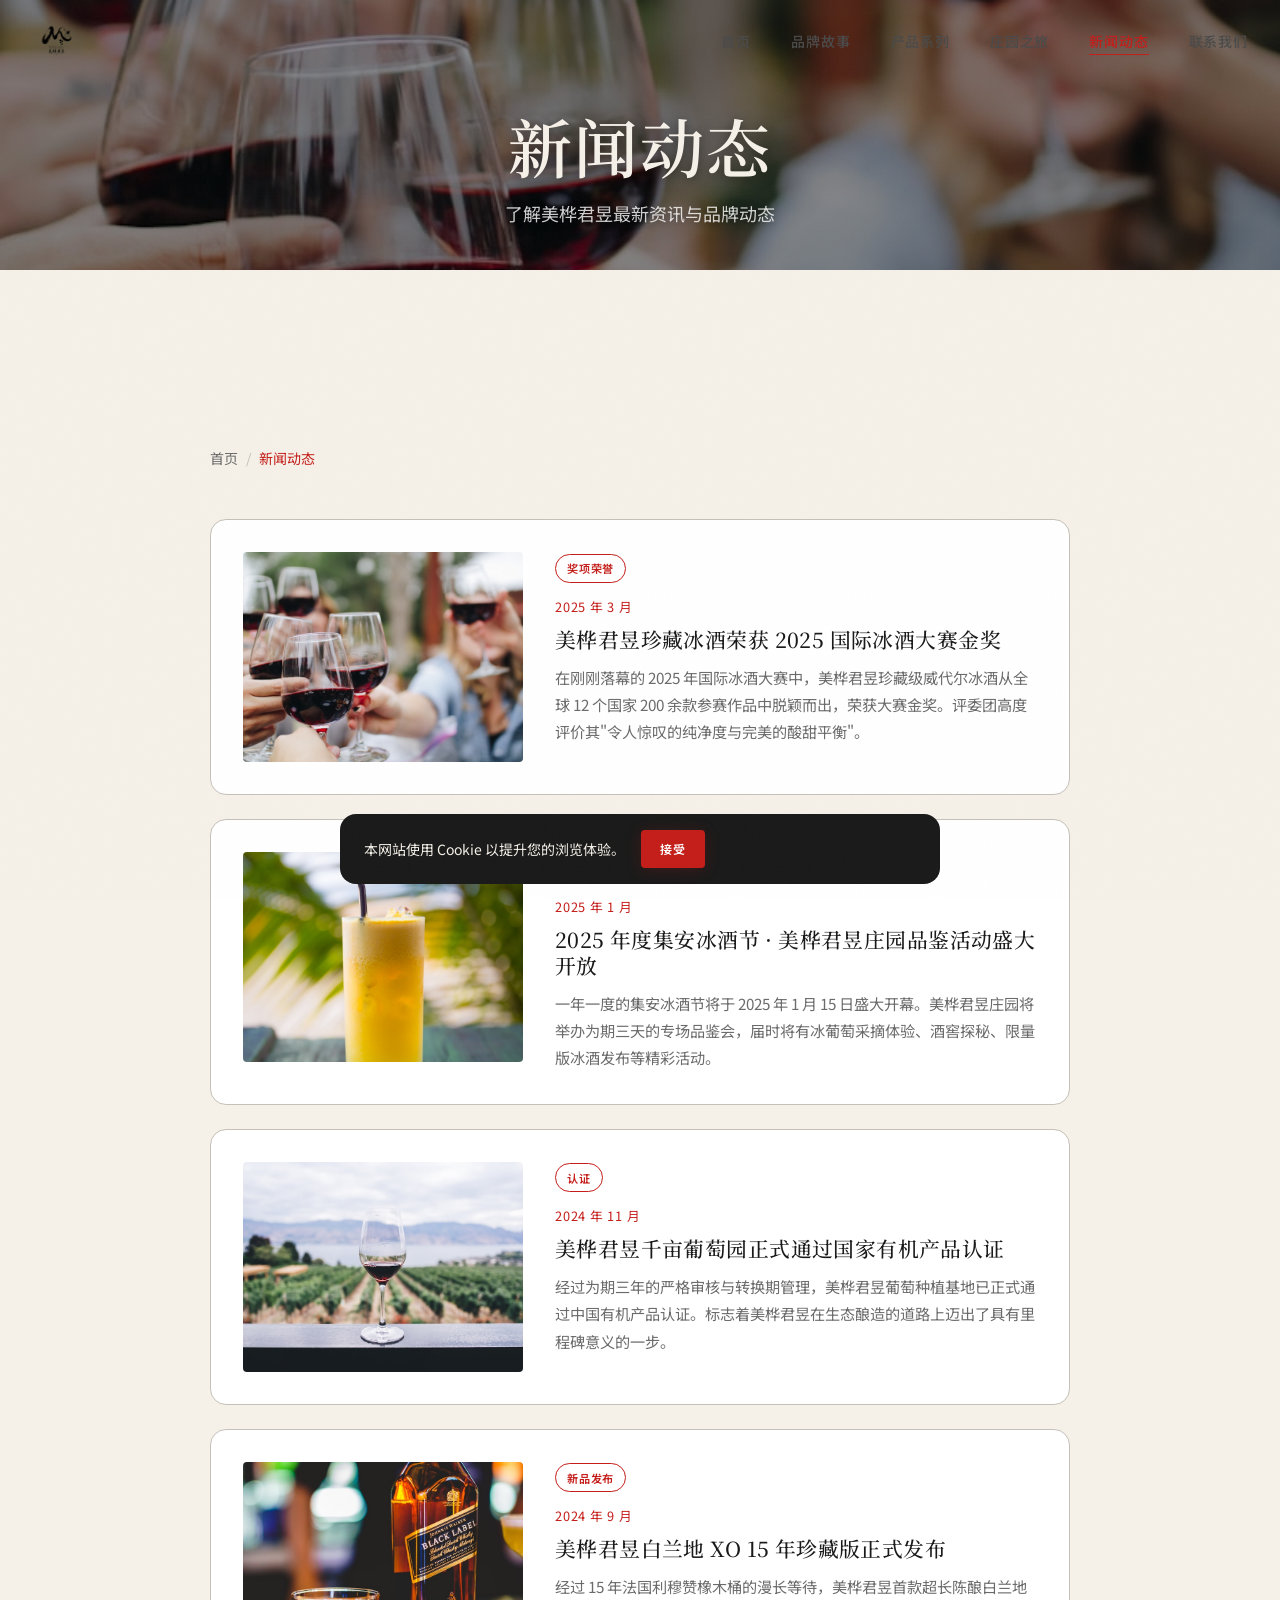
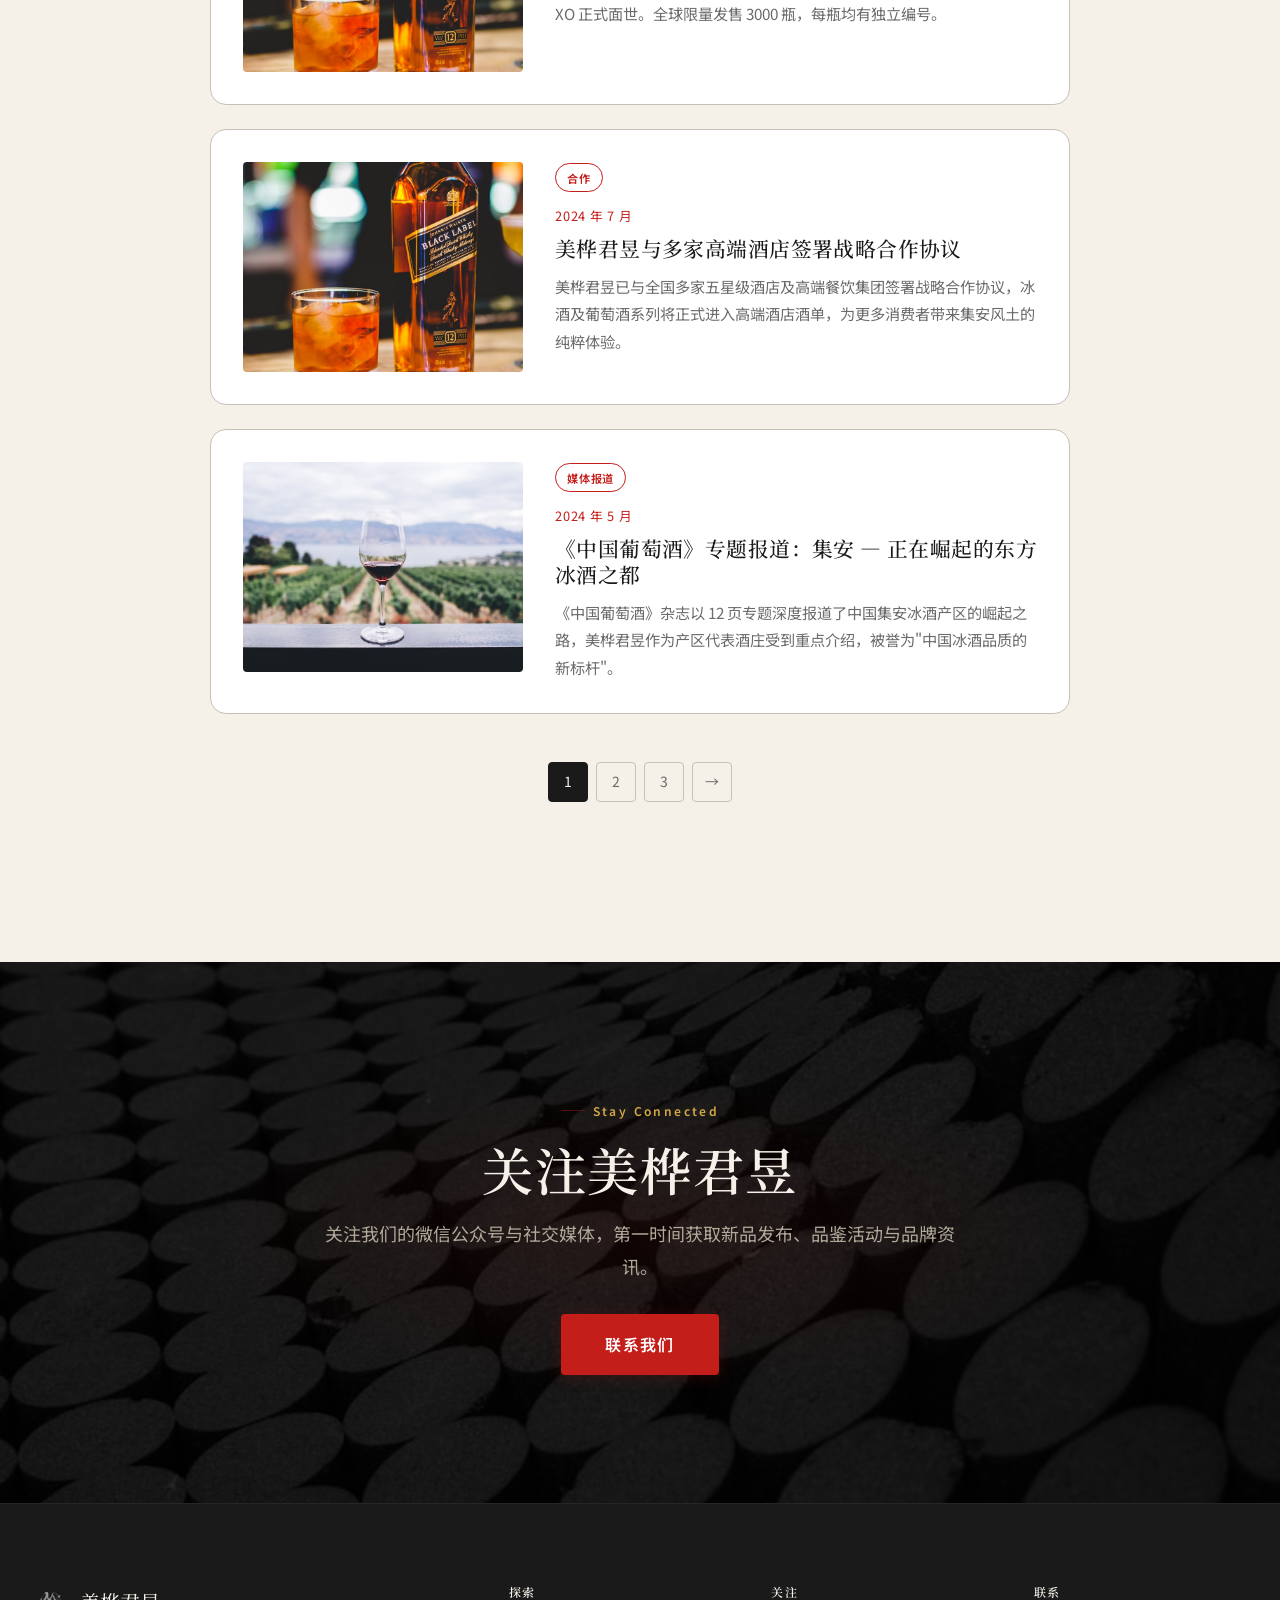
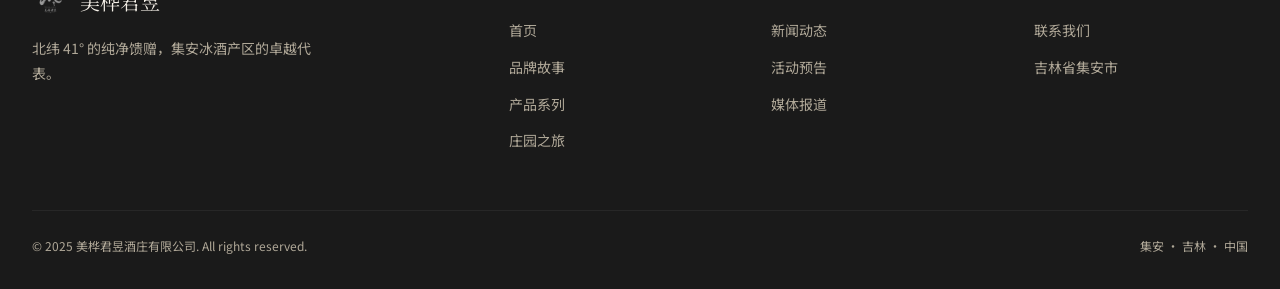
<file: news/index.html>
<!DOCTYPE html>
<html lang="zh-CN">
<head>
<meta charset="UTF-8">
<meta name="viewport" content="width=device-width, initial-scale=1.0">
<meta name="description" content="美桦君昱新闻动态 — 冰酒获奖、品鉴活动、新品发布、有机认证、品牌资讯、行业动态。">
<title>新闻动态 | 美桦君昱</title>
<link rel="preconnect" href="https://fonts.googleapis.com">
<link rel="preconnect" href="https://fonts.gstatic.com" crossorigin>
<link href="https://fonts.googleapis.com/css2?family=Cinzel:wght@300;400;500;600;700&family=Noto+Serif+SC:wght@400;500;600;700;900&family=Noto+Sans+SC:wght@300;400;500;600;700&display=swap" rel="stylesheet">
<link rel="stylesheet" href="../css/main.css">
<style>
.news-card { display:grid; grid-template-columns:280px 1fr; gap:2rem; padding:2rem; background:var(--surface); border-radius:var(--radius-lg); border:1px solid var(--ink-15); margin-bottom:1.5rem; transition:all 0.4s var(--ease-out-expo); cursor:pointer; }
.news-card:hover { transform:translateY(-4px); box-shadow:0 8px 32px rgba(0,0,0,0.05); border-color:rgba(196,30,26,0.15); }
.news-card-image { border-radius:var(--radius-sm); overflow:hidden; aspect-ratio:4/3; background:var(--paper-dark); }
.news-card-image img { width:100%;height:100%;object-fit:cover; }
.news-card-date { font-size:0.8rem;color:var(--cinnabar);letter-spacing:0.06em;margin-bottom:0.5rem; }
.news-card h3 { font-size:1.3rem;margin-bottom:0.75rem; }
.news-card p { color:var(--ink-50);line-height:1.8;font-size:0.95rem; }
.news-tag { display:inline-block;padding:0.2rem 0.7rem;border-radius:100px;font-size:0.7rem;font-weight:600;letter-spacing:0.06em;margin-bottom:0.75rem;border:1px solid var(--cinnabar);color:var(--cinnabar); }
@media(max-width:768px){.news-card{grid-template-columns:1fr;}.news-card-image{max-height:200px;}}
</style>
</head>
<body>
<div class="page-transition" aria-hidden="true"></div>
<nav class="nav" id="nav" role="navigation" aria-label="主导航">
  <div class="nav-brand"><a href="../index.html"><img src="../img/logo-web.png" alt="美桦君昱" class="nav-logo-img"></a></div>
  <ul class="nav-links">
    <li><a href="../index.html">首页</a></li><li><a href="../about/index.html">品牌故事</a></li><li><a href="../products/index.html">产品系列</a></li>
    <li><a href="../tourism/index.html">庄园之旅</a></li><li><a href="index.html" class="active">新闻动态</a></li><li><a href="../contact/index.html">联系我们</a></li>
  </ul>
  <button class="nav-toggle" aria-label="打开菜单"><span></span><span></span><span></span></button>
</nav>
<div class="mobile-nav" aria-hidden="true">
  <button class="mobile-nav-close" aria-label="关闭菜单">&times;</button>
  <a href="../index.html">首页</a><a href="../about/index.html">品牌故事</a><a href="../products/index.html">产品系列</a>
  <a href="../tourism/index.html">庄园之旅</a><a href="index.html">新闻动态</a><a href="../contact/index.html">联系我们</a>
</div>

<section class="page-hero" style="min-height:30vh;background:linear-gradient(rgba(0,0,0,0.45),rgba(0,0,0,0.45)),url('../img/photos/photo-1510812431401-41d2bd2722f3.jpg') center/cover no-repeat;">
  <div class="page-hero-content"><h1 class="heading-2xl">新闻动态</h1><p class="subtitle">了解美桦君昱最新资讯与品牌动态</p></div>
</section>

<section class="section">
  <div class="container container-narrow">
    <nav class="breadcrumbs"><a href="../index.html">首页</a><span class="sep">/</span><span class="current">新闻动态</span></nav>

    <article class="news-card reveal" style="margin-top:2rem;">
      <div class="news-card-image"><img src="../img/photos/photo-1510812431401-41d2bd2722f3.jpg" alt="冰酒大赛金奖" loading="lazy"></div>
      <div><span class="news-tag">奖项荣誉</span><div class="news-card-date">2025 年 3 月</div>
        <h3>美桦君昱珍藏冰酒荣获 2025 国际冰酒大赛金奖</h3>
        <p>在刚刚落幕的 2025 年国际冰酒大赛中，美桦君昱珍藏级威代尔冰酒从全球 12 个国家 200 余款参赛作品中脱颖而出，荣获大赛金奖。评委团高度评价其"令人惊叹的纯净度与完美的酸甜平衡"。</p>
      </div>
    </article>
    <article class="news-card reveal reveal-delay-1">
      <div class="news-card-image"><img src="../img/photos/photo-1534353473418-4cfa6c56fd38.jpg" alt="冰酒节" loading="lazy"></div>
      <div><span class="news-tag">活动</span><div class="news-card-date">2025 年 1 月</div>
        <h3>2025 年度集安冰酒节 · 美桦君昱庄园品鉴活动盛大开放</h3>
        <p>一年一度的集安冰酒节将于 2025 年 1 月 15 日盛大开幕。美桦君昱庄园将举办为期三天的专场品鉴会，届时将有冰葡萄采摘体验、酒窖探秘、限量版冰酒发布等精彩活动。</p>
      </div>
    </article>
    <article class="news-card reveal reveal-delay-2">
      <div class="news-card-image"><img src="../img/photos/photo-1506377247377-2a5b3b417ebb.jpg" alt="有机认证" loading="lazy"></div>
      <div><span class="news-tag">认证</span><div class="news-card-date">2024 年 11 月</div>
        <h3>美桦君昱千亩葡萄园正式通过国家有机产品认证</h3>
        <p>经过为期三年的严格审核与转换期管理，美桦君昱葡萄种植基地已正式通过中国有机产品认证。标志着美桦君昱在生态酿造的道路上迈出了具有里程碑意义的一步。</p>
      </div>
    </article>
    <article class="news-card reveal reveal-delay-3">
      <div class="news-card-image"><img src="../img/photos/photo-1569529465841-dfecdab7503b.jpg" alt="新品发布" loading="lazy"></div>
      <div><span class="news-tag">新品发布</span><div class="news-card-date">2024 年 9 月</div>
        <h3>美桦君昱白兰地 XO 15 年珍藏版正式发布</h3>
        <p>经过 15 年法国利穆赞橡木桶的漫长等待，美桦君昱首款超长陈酿白兰地 XO 正式面世。全球限量发售 3000 瓶，每瓶均有独立编号。</p>
      </div>
    </article>
    <article class="news-card reveal reveal-delay-4">
      <div class="news-card-image"><img src="../img/photos/photo-1569529465841-dfecdab7503b.jpg" alt="合作签约" loading="lazy"></div>
      <div><span class="news-tag">合作</span><div class="news-card-date">2024 年 7 月</div>
        <h3>美桦君昱与多家高端酒店签署战略合作协议</h3>
        <p>美桦君昱已与全国多家五星级酒店及高端餐饮集团签署战略合作协议，冰酒及葡萄酒系列将正式进入高端酒店酒单，为更多消费者带来集安风土的纯粹体验。</p>
      </div>
    </article>
    <article class="news-card reveal reveal-delay-5">
      <div class="news-card-image"><img src="../img/photos/photo-1506377247377-2a5b3b417ebb.jpg" alt="媒体报道" loading="lazy"></div>
      <div><span class="news-tag">媒体报道</span><div class="news-card-date">2024 年 5 月</div>
        <h3>《中国葡萄酒》专题报道：集安 — 正在崛起的东方冰酒之都</h3>
        <p>《中国葡萄酒》杂志以 12 页专题深度报道了中国集安冰酒产区的崛起之路，美桦君昱作为产区代表酒庄受到重点介绍，被誉为"中国冰酒品质的新标杆"。</p>
      </div>
    </article>

    <div class="pagination"><button class="active">1</button><button>2</button><button>3</button><button>→</button></div>
  </div>
</section>

<section class="cta-section" style="background:linear-gradient(rgba(0,0,0,0.55),rgba(0,0,0,0.55)),url('../img/photos/photo-1464639351491-a172c2aa2911.jpg') center/cover no-repeat;">
  <div class="cta-content">
    <span class="section-label" style="color:var(--gold-light);">Stay Connected</span>
    <h2 class="heading-xl">关注美桦君昱</h2>
    <p>关注我们的微信公众号与社交媒体，第一时间获取新品发布、品鉴活动与品牌资讯。</p>
    <div class="cta-buttons"><a href="../contact/index.html" class="btn btn-primary btn-lg">联系我们</a></div>
  </div>
</section>

<footer class="footer" role="contentinfo">
  <div class="container">
    <div class="footer-grid">
      <div><div class="footer-brand"><img src="../img/logo-web.png" alt="美桦君昱" class="footer-logo"><span class="footer-brand-name">美桦君昱</span></div><p class="footer-desc">北纬 41° 的纯净馈赠，集安冰酒产区的卓越代表。</p></div>
      <div><h6>探索</h6><ul><li><a href="../index.html">首页</a></li><li><a href="../about/index.html">品牌故事</a></li><li><a href="../products/index.html">产品系列</a></li><li><a href="../tourism/index.html">庄园之旅</a></li></ul></div>
      <div><h6>关注</h6><ul><li><a href="index.html">新闻动态</a></li><li><a href="index.html">活动预告</a></li><li><a href="index.html">媒体报道</a></li></ul></div>
      <div><h6>联系</h6><ul><li><a href="../contact/index.html">联系我们</a></li><li><a href="#">吉林省集安市</a></li></ul></div>
    </div>
    <div class="footer-bottom"><span>&copy; 2025 美桦君昱酒庄有限公司. All rights reserved.</span><span>集安 · 吉林 · 中国</span></div>
  </div>
</footer>
<button class="back-to-top" aria-label="返回顶部"><svg width="16" height="16" viewBox="0 0 24 24" fill="none" stroke="currentColor" stroke-width="2"><path d="M18 15l-6-6-6 6"/></svg></button>
<script src="../js/main.js"></script>
</body>
</html>
</file>
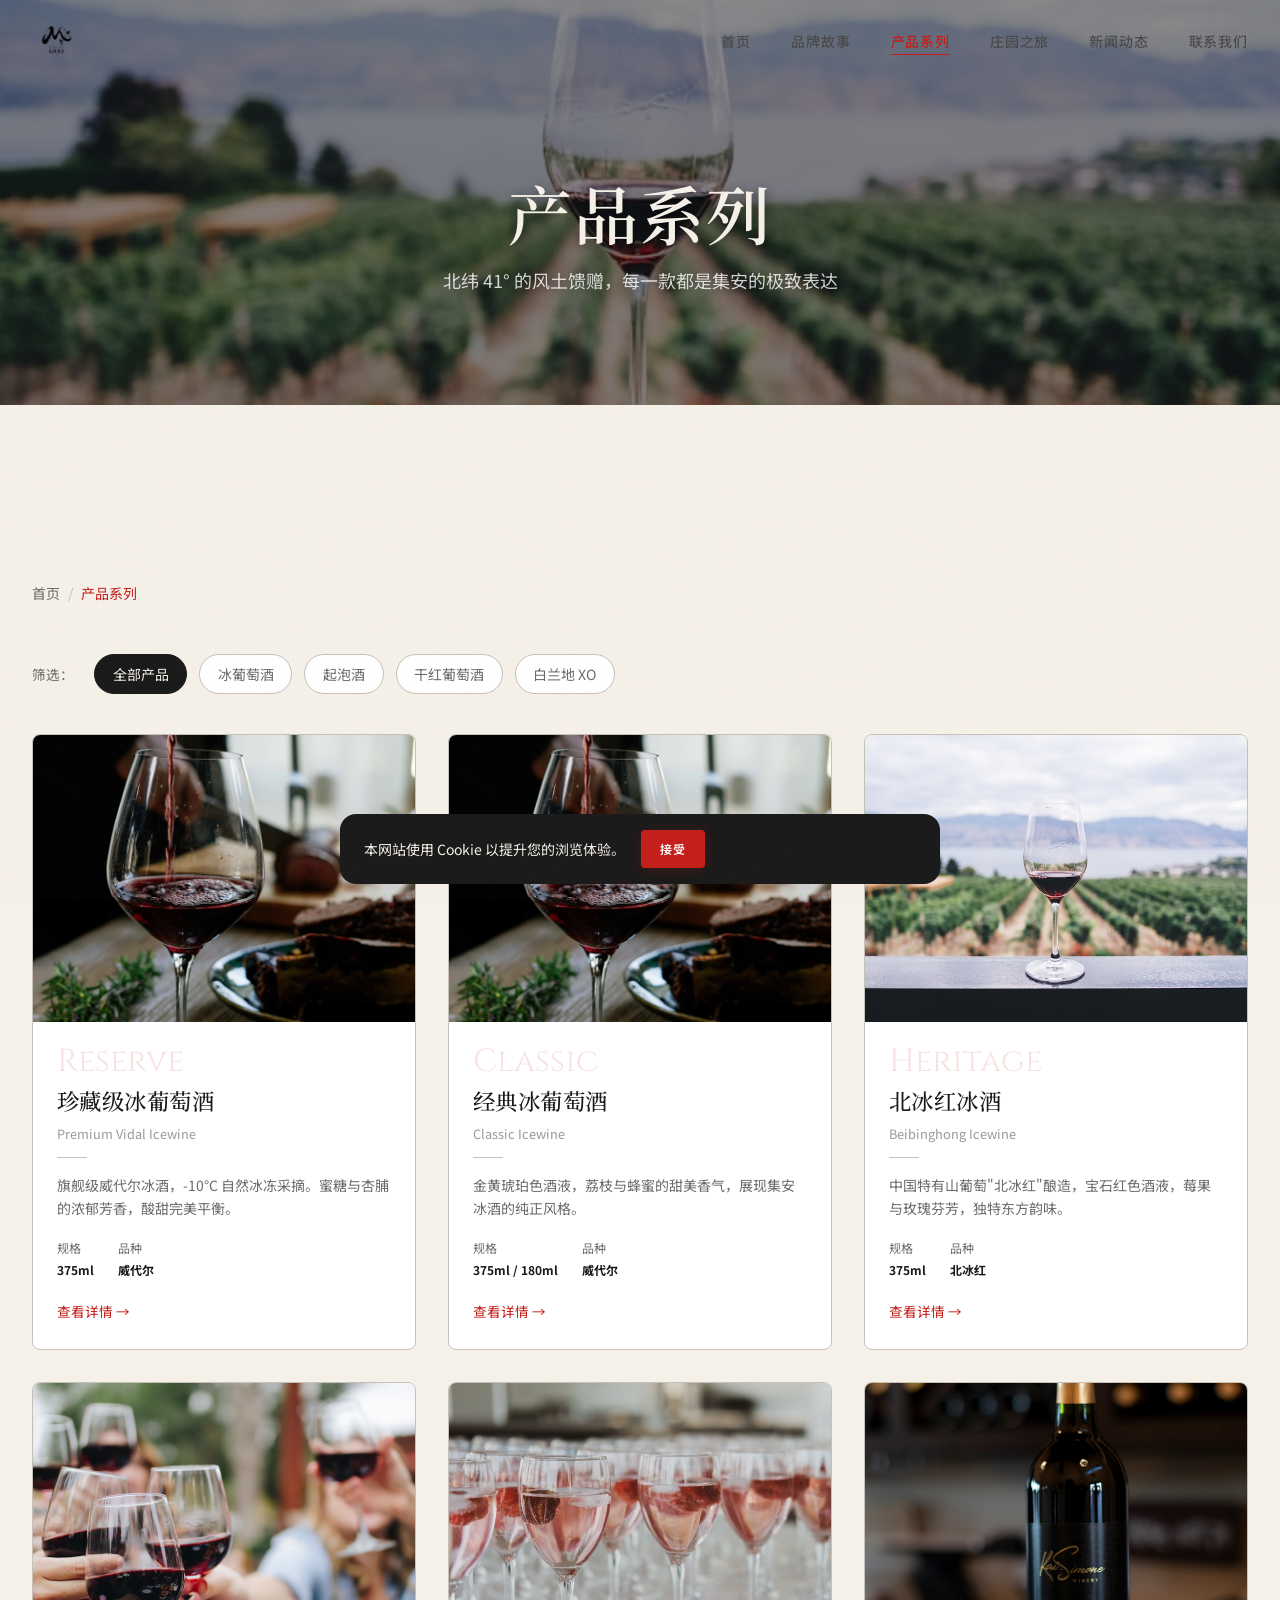
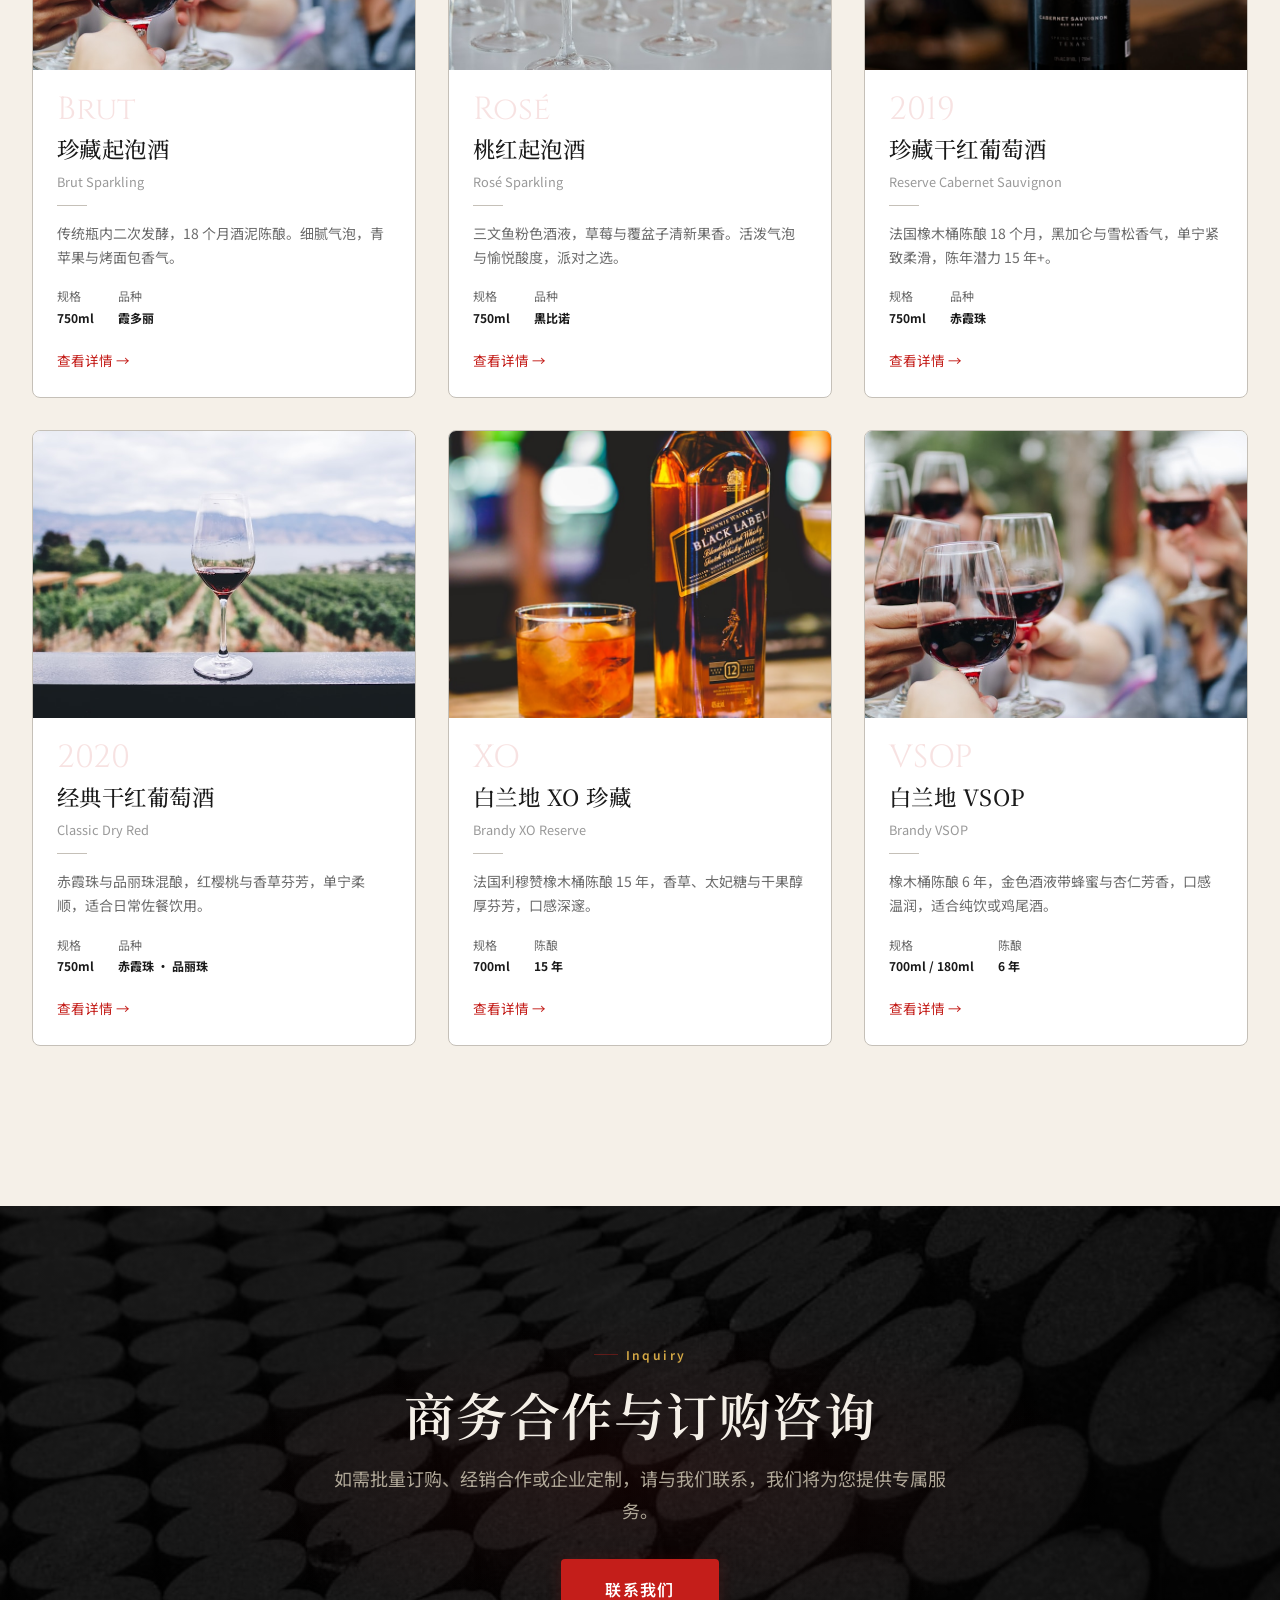
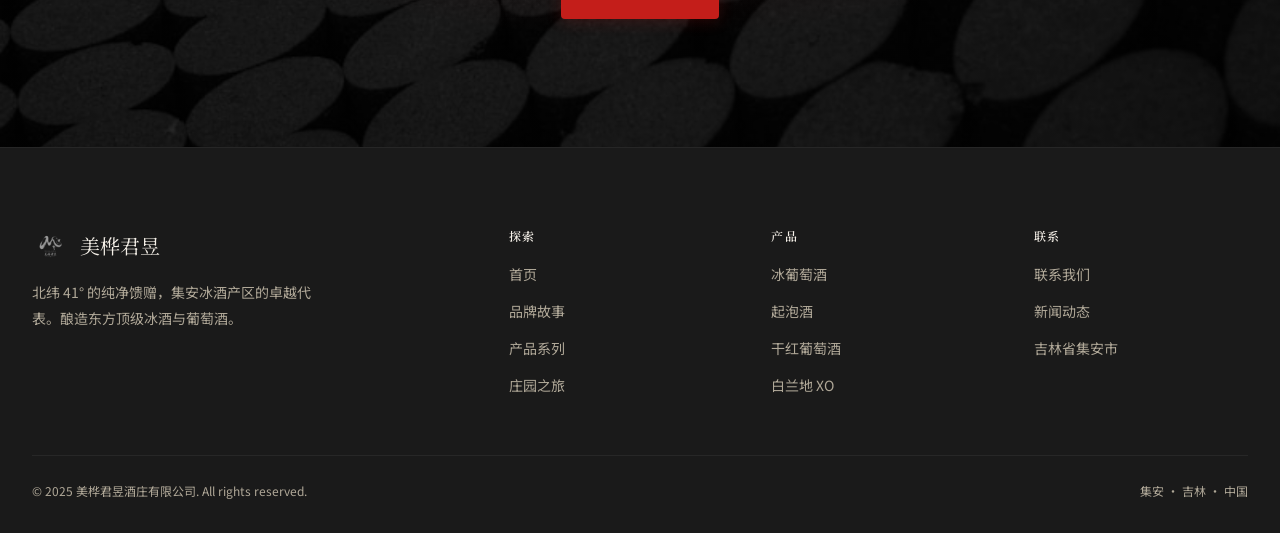
<file: products/index.html>
<!DOCTYPE html>
<html lang="zh-CN">
<head>
<meta charset="UTF-8">
<meta name="viewport" content="width=device-width, initial-scale=1.0">
<meta name="description" content="美桦君昱产品系列 — 冰葡萄酒、起泡酒、干红葡萄酒、白兰地XO，来自集安北纬41°冰酒黄金产区的精品佳酿。">
<title>产品系列 | 美桦君昱</title>
<link rel="preconnect" href="https://fonts.googleapis.com">
<link rel="preconnect" href="https://fonts.gstatic.com" crossorigin>
<link href="https://fonts.googleapis.com/css2?family=Cinzel:wght@300;400;500;600;700&family=Noto+Serif+SC:wght@400;500;600;700;900&family=Noto+Sans+SC:wght@300;400;500;600;700&display=swap" rel="stylesheet">
<link rel="stylesheet" href="../css/main.css">
</head>
<body>
<div class="page-transition" aria-hidden="true"></div>

<nav class="nav" id="nav" role="navigation" aria-label="主导航">
  <div class="nav-brand">
    <a href="../index.html"><img src="../img/logo-web.png" alt="美桦君昱" class="nav-logo-img"></a>
  </div>
  <ul class="nav-links">
    <li><a href="../index.html">首页</a></li>
    <li><a href="../about/index.html">品牌故事</a></li>
    <li><a href="index.html" class="active">产品系列</a></li>
    <li><a href="../tourism/index.html">庄园之旅</a></li>
    <li><a href="../news/index.html">新闻动态</a></li>
    <li><a href="../contact/index.html">联系我们</a></li>
  </ul>
  <button class="nav-toggle" aria-label="打开菜单"><span></span><span></span><span></span></button>
</nav>
<div class="mobile-nav" aria-hidden="true">
  <button class="mobile-nav-close" aria-label="关闭菜单">&times;</button>
  <a href="../index.html">首页</a><a href="../about/index.html">品牌故事</a><a href="index.html">产品系列</a>
  <a href="../tourism/index.html">庄园之旅</a><a href="../news/index.html">新闻动态</a><a href="../contact/index.html">联系我们</a>
</div>

<section class="page-hero" style="background:linear-gradient(rgba(0,0,0,0.45),rgba(0,0,0,0.45)),url('../img/photos/photo-1506377247377-2a5b3b417ebb.jpg') center/cover no-repeat;">
  <div class="page-hero-content">
    <h1 class="heading-2xl">产品系列</h1>
    <p class="subtitle">北纬 41° 的风土馈赠，每一款都是集安的极致表达</p>
  </div>
</section>

<section class="section">
  <div class="container">
    <nav class="breadcrumbs"><a href="../index.html">首页</a><span class="sep">/</span><span class="current">产品系列</span></nav>

    <div class="filter-bar filter-single" style="margin-top:2rem;">
      <span style="font-size:0.85rem;color:var(--ink-50);margin-right:0.5rem;">筛选：</span>
      <button class="filter-chip active" data-filter="all">全部产品</button>
      <button class="filter-chip" data-filter="icewine">冰葡萄酒</button>
      <button class="filter-chip" data-filter="sparkling">起泡酒</button>
      <button class="filter-chip" data-filter="dryred">干红葡萄酒</button>
      <button class="filter-chip" data-filter="brandy">白兰地 XO</button>
    </div>

    <div class="grid-3" id="product-grid">
      <!-- Ice Wine -->
      <div class="card" data-category="icewine">
        <div class="card-image"><img src="../img/photos/photo-1553361371-9b22f78e8b1d.jpg" alt="珍藏级冰葡萄酒" loading="lazy"></div>
        <div class="card-body">
          <div class="wine-card-year" style="font-size:2rem;color:var(--cinnabar);opacity:0.12;">Reserve</div>
          <h4 class="card-title" style="font-family:'Noto Serif SC',serif;font-size:1.4rem;">珍藏级冰葡萄酒</h4>
          <p style="color:var(--ink-30);font-size:0.8rem;margin-bottom:0.75rem;">Premium Vidal Icewine</p>
          <div style="width:30px;height:1px;background:var(--ink-15);margin-bottom:1rem;"></div>
          <p class="card-desc">旗舰级威代尔冰酒，-10°C 自然冰冻采摘。蜜糖与杏脯的浓郁芳香，酸甜完美平衡。</p>
          <div style="display:flex;gap:1.5rem;font-size:0.75rem;color:var(--ink-50);margin:1rem 0;">
            <div>规格<strong style="display:block;color:var(--ink);">375ml</strong></div>
            <div>品种<strong style="display:block;color:var(--ink);">威代尔</strong></div>
          </div>
          <a href="detail.html?id=icewine-reserve" style="color:var(--cinnabar);font-size:0.85rem;">查看详情 →</a>
        </div>
      </div>

      <div class="card" data-category="icewine">
        <div class="card-image"><img src="../img/photos/photo-1553361371-9b22f78e8b1d.jpg" alt="经典冰葡萄酒" loading="lazy"></div>
        <div class="card-body">
          <div class="wine-card-year" style="font-size:2rem;color:var(--cinnabar);opacity:0.12;">Classic</div>
          <h4 class="card-title" style="font-family:'Noto Serif SC',serif;font-size:1.4rem;">经典冰葡萄酒</h4>
          <p style="color:var(--ink-30);font-size:0.8rem;margin-bottom:0.75rem;">Classic Icewine</p>
          <div style="width:30px;height:1px;background:var(--ink-15);margin-bottom:1rem;"></div>
          <p class="card-desc">金黄琥珀色酒液，荔枝与蜂蜜的甜美香气，展现集安冰酒的纯正风格。</p>
          <div style="display:flex;gap:1.5rem;font-size:0.75rem;color:var(--ink-50);margin:1rem 0;">
            <div>规格<strong style="display:block;color:var(--ink);">375ml / 180ml</strong></div>
            <div>品种<strong style="display:block;color:var(--ink);">威代尔</strong></div>
          </div>
          <a href="detail.html?id=icewine-classic" style="color:var(--cinnabar);font-size:0.85rem;">查看详情 →</a>
        </div>
      </div>

      <div class="card" data-category="icewine">
        <div class="card-image"><img src="../img/photos/photo-1506377247377-2a5b3b417ebb.jpg" alt="北冰红冰酒" loading="lazy"></div>
        <div class="card-body">
          <div class="wine-card-year" style="font-size:2rem;color:var(--cinnabar);opacity:0.12;">Heritage</div>
          <h4 class="card-title" style="font-family:'Noto Serif SC',serif;font-size:1.4rem;">北冰红冰酒</h4>
          <p style="color:var(--ink-30);font-size:0.8rem;margin-bottom:0.75rem;">Beibinghong Icewine</p>
          <div style="width:30px;height:1px;background:var(--ink-15);margin-bottom:1rem;"></div>
          <p class="card-desc">中国特有山葡萄"北冰红"酿造，宝石红色酒液，莓果与玫瑰芬芳，独特东方韵味。</p>
          <div style="display:flex;gap:1.5rem;font-size:0.75rem;color:var(--ink-50);margin:1rem 0;">
            <div>规格<strong style="display:block;color:var(--ink);">375ml</strong></div>
            <div>品种<strong style="display:block;color:var(--ink);">北冰红</strong></div>
          </div>
          <a href="detail.html?id=icewine-beibinghong" style="color:var(--cinnabar);font-size:0.85rem;">查看详情 →</a>
        </div>
      </div>

      <!-- Sparkling -->
      <div class="card" data-category="sparkling">
        <div class="card-image"><img src="../img/photos/photo-1510812431401-41d2bd2722f3.jpg" alt="珍藏起泡酒" loading="lazy"></div>
        <div class="card-body">
          <div class="wine-card-year" style="font-size:2rem;color:var(--cinnabar);opacity:0.12;">Brut</div>
          <h4 class="card-title" style="font-family:'Noto Serif SC',serif;font-size:1.4rem;">珍藏起泡酒</h4>
          <p style="color:var(--ink-30);font-size:0.8rem;margin-bottom:0.75rem;">Brut Sparkling</p>
          <div style="width:30px;height:1px;background:var(--ink-15);margin-bottom:1rem;"></div>
          <p class="card-desc">传统瓶内二次发酵，18 个月酒泥陈酿。细腻气泡，青苹果与烤面包香气。</p>
          <div style="display:flex;gap:1.5rem;font-size:0.75rem;color:var(--ink-50);margin:1rem 0;">
            <div>规格<strong style="display:block;color:var(--ink);">750ml</strong></div>
            <div>品种<strong style="display:block;color:var(--ink);">霞多丽</strong></div>
          </div>
          <a href="detail.html?id=sparkling-brut" style="color:var(--cinnabar);font-size:0.85rem;">查看详情 →</a>
        </div>
      </div>

      <div class="card" data-category="sparkling">
        <div class="card-image"><img src="../img/photos/photo-1558001373-7b93ee48ffa0.jpg" alt="桃红起泡酒" loading="lazy"></div>
        <div class="card-body">
          <div class="wine-card-year" style="font-size:2rem;color:var(--cinnabar);opacity:0.12;">Rosé</div>
          <h4 class="card-title" style="font-family:'Noto Serif SC',serif;font-size:1.4rem;">桃红起泡酒</h4>
          <p style="color:var(--ink-30);font-size:0.8rem;margin-bottom:0.75rem;">Rosé Sparkling</p>
          <div style="width:30px;height:1px;background:var(--ink-15);margin-bottom:1rem;"></div>
          <p class="card-desc">三文鱼粉色酒液，草莓与覆盆子清新果香。活泼气泡与愉悦酸度，派对之选。</p>
          <div style="display:flex;gap:1.5rem;font-size:0.75rem;color:var(--ink-50);margin:1rem 0;">
            <div>规格<strong style="display:block;color:var(--ink);">750ml</strong></div>
            <div>品种<strong style="display:block;color:var(--ink);">黑比诺</strong></div>
          </div>
          <a href="detail.html?id=sparkling-rose" style="color:var(--cinnabar);font-size:0.85rem;">查看详情 →</a>
        </div>
      </div>

      <!-- Dry Red -->
      <div class="card" data-category="dryred">
        <div class="card-image"><img src="../img/photos/photo-1584916201218-f4242ceb4809.jpg" alt="珍藏干红葡萄酒" loading="lazy"></div>
        <div class="card-body">
          <div class="wine-card-year" style="font-size:2rem;color:var(--cinnabar);opacity:0.12;">2019</div>
          <h4 class="card-title" style="font-family:'Noto Serif SC',serif;font-size:1.4rem;">珍藏干红葡萄酒</h4>
          <p style="color:var(--ink-30);font-size:0.8rem;margin-bottom:0.75rem;">Reserve Cabernet Sauvignon</p>
          <div style="width:30px;height:1px;background:var(--ink-15);margin-bottom:1rem;"></div>
          <p class="card-desc">法国橡木桶陈酿 18 个月，黑加仑与雪松香气，单宁紧致柔滑，陈年潜力 15 年+。</p>
          <div style="display:flex;gap:1.5rem;font-size:0.75rem;color:var(--ink-50);margin:1rem 0;">
            <div>规格<strong style="display:block;color:var(--ink);">750ml</strong></div>
            <div>品种<strong style="display:block;color:var(--ink);">赤霞珠</strong></div>
          </div>
          <a href="detail.html?id=dryred-reserve" style="color:var(--cinnabar);font-size:0.85rem;">查看详情 →</a>
        </div>
      </div>

      <div class="card" data-category="dryred">
        <div class="card-image"><img src="../img/photos/photo-1506377247377-2a5b3b417ebb.jpg" alt="经典干红葡萄酒" loading="lazy"></div>
        <div class="card-body">
          <div class="wine-card-year" style="font-size:2rem;color:var(--cinnabar);opacity:0.12;">2020</div>
          <h4 class="card-title" style="font-family:'Noto Serif SC',serif;font-size:1.4rem;">经典干红葡萄酒</h4>
          <p style="color:var(--ink-30);font-size:0.8rem;margin-bottom:0.75rem;">Classic Dry Red</p>
          <div style="width:30px;height:1px;background:var(--ink-15);margin-bottom:1rem;"></div>
          <p class="card-desc">赤霞珠与品丽珠混酿，红樱桃与香草芬芳，单宁柔顺，适合日常佐餐饮用。</p>
          <div style="display:flex;gap:1.5rem;font-size:0.75rem;color:var(--ink-50);margin:1rem 0;">
            <div>规格<strong style="display:block;color:var(--ink);">750ml</strong></div>
            <div>品种<strong style="display:block;color:var(--ink);">赤霞珠 · 品丽珠</strong></div>
          </div>
          <a href="detail.html?id=dryred-classic" style="color:var(--cinnabar);font-size:0.85rem;">查看详情 →</a>
        </div>
      </div>

      <!-- Brandy -->
      <div class="card" data-category="brandy">
        <div class="card-image"><img src="../img/photos/photo-1569529465841-dfecdab7503b.jpg" alt="白兰地 XO 珍藏" loading="lazy"></div>
        <div class="card-body">
          <div class="wine-card-year" style="font-size:2rem;color:var(--cinnabar);opacity:0.12;">XO</div>
          <h4 class="card-title" style="font-family:'Noto Serif SC',serif;font-size:1.4rem;">白兰地 XO 珍藏</h4>
          <p style="color:var(--ink-30);font-size:0.8rem;margin-bottom:0.75rem;">Brandy XO Reserve</p>
          <div style="width:30px;height:1px;background:var(--ink-15);margin-bottom:1rem;"></div>
          <p class="card-desc">法国利穆赞橡木桶陈酿 15 年，香草、太妃糖与干果醇厚芬芳，口感深邃。</p>
          <div style="display:flex;gap:1.5rem;font-size:0.75rem;color:var(--ink-50);margin:1rem 0;">
            <div>规格<strong style="display:block;color:var(--ink);">700ml</strong></div>
            <div>陈酿<strong style="display:block;color:var(--ink);">15 年</strong></div>
          </div>
          <a href="detail.html?id=brandy-xo-reserve" style="color:var(--cinnabar);font-size:0.85rem;">查看详情 →</a>
        </div>
      </div>

      <div class="card" data-category="brandy">
        <div class="card-image"><img src="../img/photos/photo-1510812431401-41d2bd2722f3.jpg" alt="白兰地 VSOP" loading="lazy"></div>
        <div class="card-body">
          <div class="wine-card-year" style="font-size:2rem;color:var(--cinnabar);opacity:0.12;">VSOP</div>
          <h4 class="card-title" style="font-family:'Noto Serif SC',serif;font-size:1.4rem;">白兰地 VSOP</h4>
          <p style="color:var(--ink-30);font-size:0.8rem;margin-bottom:0.75rem;">Brandy VSOP</p>
          <div style="width:30px;height:1px;background:var(--ink-15);margin-bottom:1rem;"></div>
          <p class="card-desc">橡木桶陈酿 6 年，金色酒液带蜂蜜与杏仁芳香，口感温润，适合纯饮或鸡尾酒。</p>
          <div style="display:flex;gap:1.5rem;font-size:0.75rem;color:var(--ink-50);margin:1rem 0;">
            <div>规格<strong style="display:block;color:var(--ink);">700ml / 180ml</strong></div>
            <div>陈酿<strong style="display:block;color:var(--ink);">6 年</strong></div>
          </div>
          <a href="detail.html?id=brandy-vsop" style="color:var(--cinnabar);font-size:0.85rem;">查看详情 →</a>
        </div>
      </div>
    </div>

    <div class="empty-state hidden" id="empty-state">
      <h3>该分类暂无产品</h3>
      <p>我们正在精心酿造中，敬请期待新品上市。</p>
      <button class="btn btn-outline" onclick="document.querySelector('.filter-chip[data-filter=all]').click()">查看全部产品</button>
    </div>
  </div>
</section>

<section class="cta-section" style="background:linear-gradient(rgba(0,0,0,0.55),rgba(0,0,0,0.55)),url('../img/photos/photo-1464639351491-a172c2aa2911.jpg') center/cover no-repeat;">
  <div class="cta-content">
    <span class="section-label" style="color:var(--gold-light);">Inquiry</span>
    <h2 class="heading-xl">商务合作与订购咨询</h2>
    <p>如需批量订购、经销合作或企业定制，请与我们联系，我们将为您提供专属服务。</p>
    <div class="cta-buttons"><a href="../contact/index.html" class="btn btn-primary btn-lg">联系我们</a></div>
  </div>
</section>

<footer class="footer" role="contentinfo">
  <div class="container">
    <div class="footer-grid">
      <div>
        <div class="footer-brand"><img src="../img/logo-web.png" alt="美桦君昱" class="footer-logo"><span class="footer-brand-name">美桦君昱</span></div>
        <p class="footer-desc">北纬 41° 的纯净馈赠，集安冰酒产区的卓越代表。酿造东方顶级冰酒与葡萄酒。</p>
      </div>
      <div><h6>探索</h6><ul><li><a href="../index.html">首页</a></li><li><a href="../about/index.html">品牌故事</a></li><li><a href="index.html">产品系列</a></li><li><a href="../tourism/index.html">庄园之旅</a></li></ul></div>
      <div><h6>产品</h6><ul><li><a href="index.html">冰葡萄酒</a></li><li><a href="index.html">起泡酒</a></li><li><a href="index.html">干红葡萄酒</a></li><li><a href="index.html">白兰地 XO</a></li></ul></div>
      <div><h6>联系</h6><ul><li><a href="../contact/index.html">联系我们</a></li><li><a href="../news/index.html">新闻动态</a></li><li><a href="#">吉林省集安市</a></li></ul></div>
    </div>
    <div class="footer-bottom"><span>&copy; 2025 美桦君昱酒庄有限公司. All rights reserved.</span><span>集安 · 吉林 · 中国</span></div>
  </div>
</footer>

<button class="back-to-top" aria-label="返回顶部"><svg width="16" height="16" viewBox="0 0 24 24" fill="none" stroke="currentColor" stroke-width="2"><path d="M18 15l-6-6-6 6"/></svg></button>
<script src="../js/main.js"></script>

<script>
(function() {
  const chips = document.querySelectorAll('.filter-chip');
  const cards = document.querySelectorAll('#product-grid .card');
  const empty = document.getElementById('empty-state');
  const grid = document.getElementById('product-grid');
  chips.forEach(chip => {
    chip.addEventListener('click', function() {
      chips.forEach(c => c.classList.remove('active'));
      this.classList.add('active');
      const filter = this.getAttribute('data-filter');
      let visible = 0;
      cards.forEach(card => {
        if (filter === 'all' || card.getAttribute('data-category') === filter) {
          card.style.display = ''; visible++;
        } else { card.style.display = 'none'; }
      });
      empty.classList.toggle('hidden', visible > 0);
      grid.style.display = visible > 0 ? '' : 'none';
    });
  });
})();
</script>
</body>
</html>
</file>
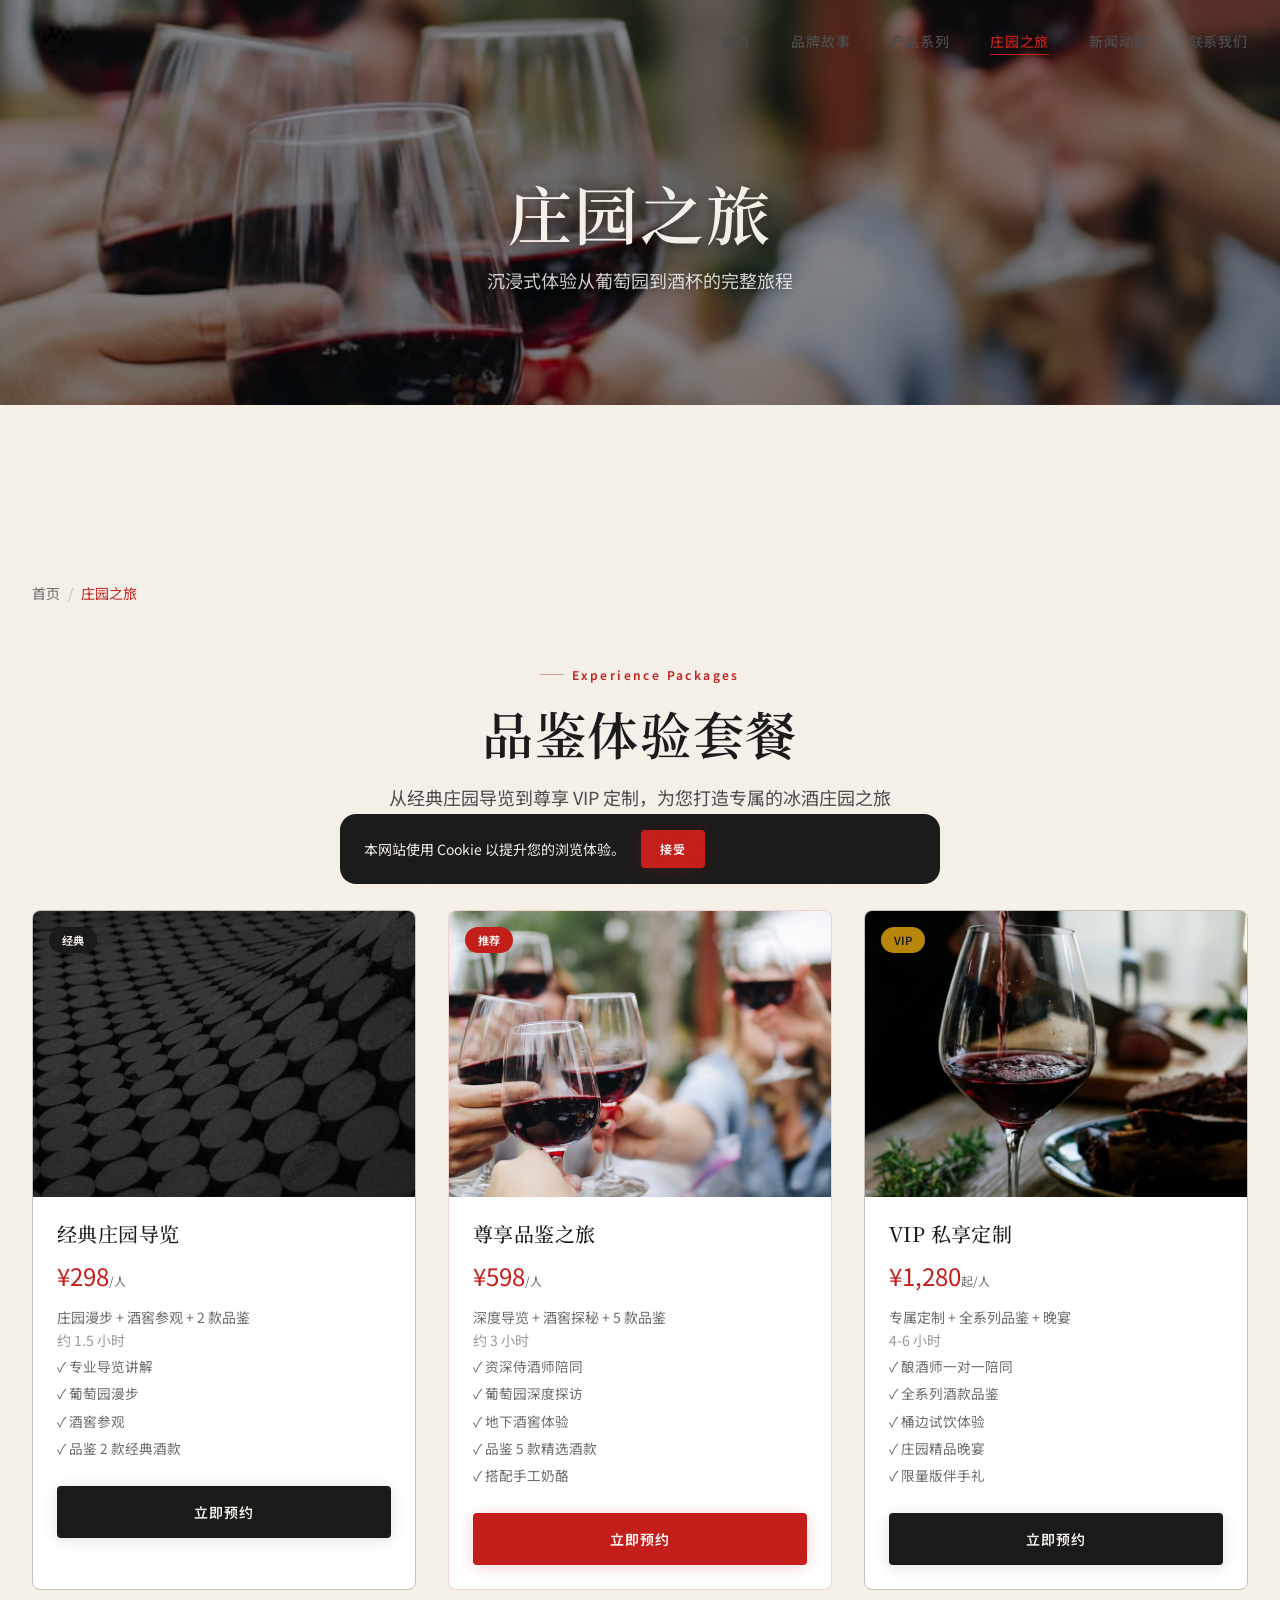
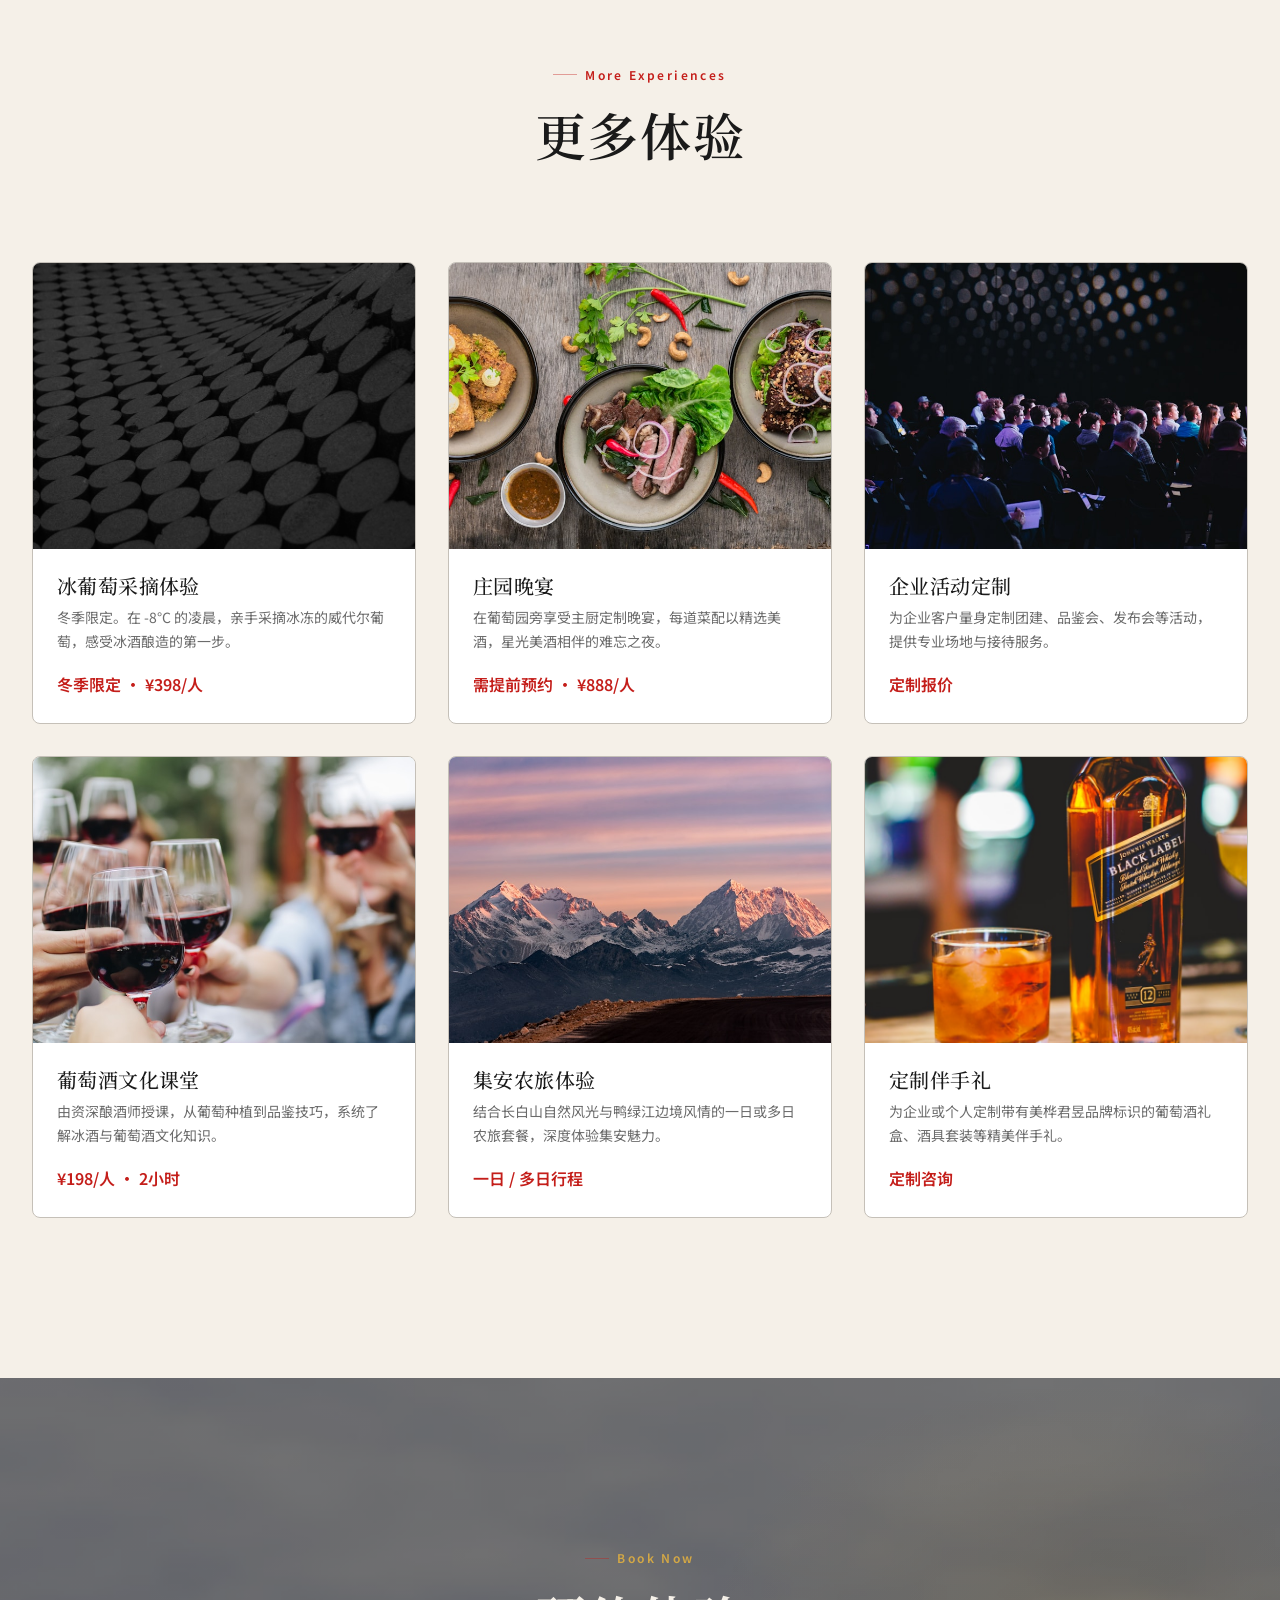
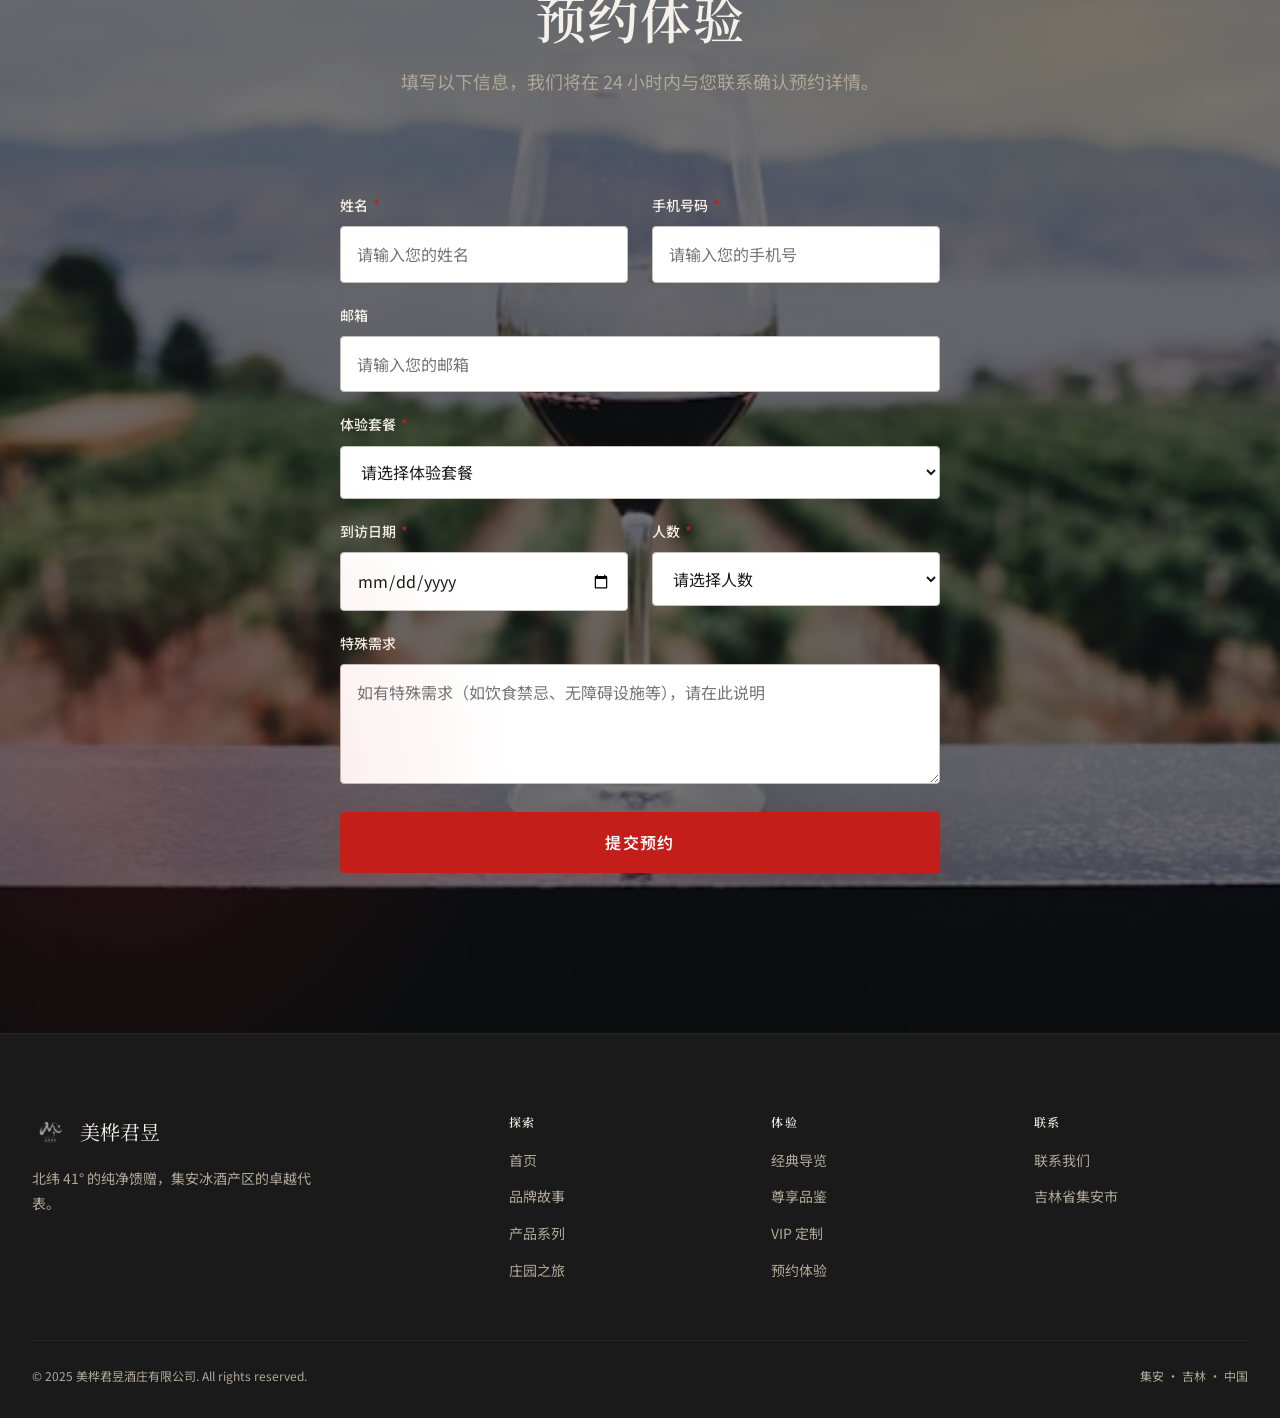
<file: tourism/index.html>
<!DOCTYPE html>
<html lang="zh-CN">
<head>
<meta charset="UTF-8">
<meta name="viewport" content="width=device-width, initial-scale=1.0">
<meta name="description" content="美桦君昱庄园之旅 — 冰酒庄园探访、葡萄园漫步、酒窖探秘、私人品鉴、农旅体验、商务活动定制。">
<title>庄园之旅 | 美桦君昱</title>
<link rel="preconnect" href="https://fonts.googleapis.com">
<link rel="preconnect" href="https://fonts.gstatic.com" crossorigin>
<link href="https://fonts.googleapis.com/css2?family=Cinzel:wght@300;400;500;600;700&family=Noto+Serif+SC:wght@400;500;600;700;900&family=Noto+Sans+SC:wght@300;400;500;600;700&display=swap" rel="stylesheet">
<link rel="stylesheet" href="../css/main.css">
</head>
<body>
<div class="page-transition" aria-hidden="true"></div>
<nav class="nav" id="nav" role="navigation" aria-label="主导航">
  <div class="nav-brand"><a href="../index.html"><img src="../img/logo-web.png" alt="美桦君昱" class="nav-logo-img"></a></div>
  <ul class="nav-links">
    <li><a href="../index.html">首页</a></li><li><a href="../about/index.html">品牌故事</a></li><li><a href="../products/index.html">产品系列</a></li>
    <li><a href="index.html" class="active">庄园之旅</a></li><li><a href="../news/index.html">新闻动态</a></li><li><a href="../contact/index.html">联系我们</a></li>
  </ul>
  <button class="nav-toggle" aria-label="打开菜单"><span></span><span></span><span></span></button>
</nav>
<div class="mobile-nav" aria-hidden="true">
  <button class="mobile-nav-close" aria-label="关闭菜单">&times;</button>
  <a href="../index.html">首页</a><a href="../about/index.html">品牌故事</a><a href="../products/index.html">产品系列</a>
  <a href="index.html">庄园之旅</a><a href="../news/index.html">新闻动态</a><a href="../contact/index.html">联系我们</a>
</div>

<section class="page-hero" style="background:linear-gradient(rgba(0,0,0,0.45),rgba(0,0,0,0.45)),url('../img/photos/photo-1510812431401-41d2bd2722f3.jpg') center/cover no-repeat;">
  <div class="page-hero-content"><h1 class="heading-2xl">庄园之旅</h1><p class="subtitle">沉浸式体验从葡萄园到酒杯的完整旅程</p></div>
</section>

<section class="section">
  <div class="container">
    <nav class="breadcrumbs"><a href="../index.html">首页</a><span class="sep">/</span><span class="current">庄园之旅</span></nav>
    <div class="section-header" style="margin-top:2rem;"><span class="section-label">Experience Packages</span><h2 class="heading-xl">品鉴体验套餐</h2><p>从经典庄园导览到尊享 VIP 定制，为您打造专属的冰酒庄园之旅</p></div>

    <div class="grid-3" style="margin-bottom:4rem;">
      <div class="card" style="padding:0;">
        <div class="card-image"><img src="../img/photos/photo-1464639351491-a172c2aa2911.jpg" alt="经典导览" loading="lazy"><div style="position:absolute;top:1rem;left:1rem;background:var(--ink);color:var(--paper);padding:0.2rem 0.8rem;border-radius:100px;font-size:0.7rem;font-weight:600;z-index:2;">经典</div></div>
        <div class="card-body">
          <h3 class="card-title">经典庄园导览</h3>
          <p style="font-size:1.5rem;color:var(--cinnabar);margin:0.5rem 0;">¥298<span style="font-size:0.5em;color:var(--ink-50);">/人</span></p>
          <p class="card-desc">庄园漫步 + 酒窖参观 + 2 款品鉴<span style="color:var(--ink-30);display:block;">约 1.5 小时</span></p>
          <ul style="font-size:0.85rem;color:var(--ink-50);line-height:2;margin-bottom:1.5rem;"><li>✓ 专业导览讲解</li><li>✓ 葡萄园漫步</li><li>✓ 酒窖参观</li><li>✓ 品鉴 2 款经典酒款</li></ul>
          <a href="#booking" class="btn btn-ink" style="width:100%;text-align:center;justify-content:center;">立即预约</a>
        </div>
      </div>
      <div class="card" style="padding:0;border:1px solid rgba(196,30,26,0.2);">
        <div class="card-image"><img src="../img/photos/photo-1510812431401-41d2bd2722f3.jpg" alt="尊享品鉴" loading="lazy"><div style="position:absolute;top:1rem;left:1rem;background:var(--cinnabar);color:#fff;padding:0.2rem 0.8rem;border-radius:100px;font-size:0.7rem;font-weight:600;z-index:2;">推荐</div></div>
        <div class="card-body">
          <h3 class="card-title">尊享品鉴之旅</h3>
          <p style="font-size:1.5rem;color:var(--cinnabar);margin:0.5rem 0;">¥598<span style="font-size:0.5em;color:var(--ink-50);">/人</span></p>
          <p class="card-desc">深度导览 + 酒窖探秘 + 5 款品鉴<span style="color:var(--ink-30);display:block;">约 3 小时</span></p>
          <ul style="font-size:0.85rem;color:var(--ink-50);line-height:2;margin-bottom:1.5rem;"><li>✓ 资深侍酒师陪同</li><li>✓ 葡萄园深度探访</li><li>✓ 地下酒窖体验</li><li>✓ 品鉴 5 款精选酒款</li><li>✓ 搭配手工奶酪</li></ul>
          <a href="#booking" class="btn btn-primary" style="width:100%;text-align:center;justify-content:center;">立即预约</a>
        </div>
      </div>
      <div class="card" style="padding:0;">
        <div class="card-image"><img src="../img/photos/photo-1553361371-9b22f78e8b1d.jpg" alt="VIP定制" loading="lazy"><div style="position:absolute;top:1rem;left:1rem;background:var(--gold);color:var(--ink);padding:0.2rem 0.8rem;border-radius:100px;font-size:0.7rem;font-weight:600;z-index:2;">VIP</div></div>
        <div class="card-body">
          <h3 class="card-title">VIP 私享定制</h3>
          <p style="font-size:1.5rem;color:var(--cinnabar);margin:0.5rem 0;">¥1,280<span style="font-size:0.5em;color:var(--ink-50);">起/人</span></p>
          <p class="card-desc">专属定制 + 全系列品鉴 + 晚宴<span style="color:var(--ink-30);display:block;">4-6 小时</span></p>
          <ul style="font-size:0.85rem;color:var(--ink-50);line-height:2;margin-bottom:1.5rem;"><li>✓ 酿酒师一对一陪同</li><li>✓ 全系列酒款品鉴</li><li>✓ 桶边试饮体验</li><li>✓ 庄园精品晚宴</li><li>✓ 限量版伴手礼</li></ul>
          <a href="#booking" class="btn btn-ink" style="width:100%;text-align:center;justify-content:center;">立即预约</a>
        </div>
      </div>
    </div>

    <div class="section-header" style="margin-top:4rem;"><span class="section-label">More Experiences</span><h2 class="heading-xl">更多体验</h2></div>
    <div class="grid-3">
      <div class="card">
        <div class="card-image"><img src="../img/photos/photo-1464639351491-a172c2aa2911.jpg" alt="冰葡萄采摘体验" loading="lazy"></div>
        <div class="card-body">
          <h3 class="card-title">冰葡萄采摘体验</h3>
          <p class="card-desc">冬季限定。在 -8°C 的凌晨，亲手采摘冰冻的威代尔葡萄，感受冰酒酿造的第一步。</p>
          <div style="margin-top:1rem;color:var(--cinnabar);font-weight:600;">冬季限定 · ¥398/人</div>
        </div>
      </div>
      <div class="card">
        <div class="card-image"><img src="../img/photos/photo-1504674900247-0877df9cc836.jpg" alt="庄园晚宴" loading="lazy"></div>
        <div class="card-body">
          <h3 class="card-title">庄园晚宴</h3>
          <p class="card-desc">在葡萄园旁享受主厨定制晚宴，每道菜配以精选美酒，星光美酒相伴的难忘之夜。</p>
          <div style="margin-top:1rem;color:var(--cinnabar);font-weight:600;">需提前预约 · ¥888/人</div>
        </div>
      </div>
      <div class="card">
        <div class="card-image"><img src="../img/photos/photo-1540575467063-178a50c2df87.jpg" alt="企业活动定制" loading="lazy"></div>
        <div class="card-body">
          <h3 class="card-title">企业活动定制</h3>
          <p class="card-desc">为企业客户量身定制团建、品鉴会、发布会等活动，提供专业场地与接待服务。</p>
          <div style="margin-top:1rem;color:var(--cinnabar);font-weight:600;">定制报价</div>
        </div>
      </div>
      <div class="card">
        <div class="card-image"><img src="../img/photos/photo-1510812431401-41d2bd2722f3.jpg" alt="葡萄酒文化课堂" loading="lazy"></div>
        <div class="card-body">
          <h3 class="card-title">葡萄酒文化课堂</h3>
          <p class="card-desc">由资深酿酒师授课，从葡萄种植到品鉴技巧，系统了解冰酒与葡萄酒文化知识。</p>
          <div style="margin-top:1rem;color:var(--cinnabar);font-weight:600;">¥198/人 · 2小时</div>
        </div>
      </div>
      <div class="card">
        <div class="card-image"><img src="../img/photos/photo-1585409677983-0f6c41ca9c3b.jpg" alt="集安农旅体验" loading="lazy"></div>
        <div class="card-body">
          <h3 class="card-title">集安农旅体验</h3>
          <p class="card-desc">结合长白山自然风光与鸭绿江边境风情的一日或多日农旅套餐，深度体验集安魅力。</p>
          <div style="margin-top:1rem;color:var(--cinnabar);font-weight:600;">一日 / 多日行程</div>
        </div>
      </div>
      <div class="card">
        <div class="card-image"><img src="../img/photos/photo-1569529465841-dfecdab7503b.jpg" alt="定制伴手礼" loading="lazy"></div>
        <div class="card-body">
          <h3 class="card-title">定制伴手礼</h3>
          <p class="card-desc">为企业或个人定制带有美桦君昱品牌标识的葡萄酒礼盒、酒具套装等精美伴手礼。</p>
          <div style="margin-top:1rem;color:var(--cinnabar);font-weight:600;">定制咨询</div>
        </div>
      </div>
    </div>
  </div>
</section>

<section class="section section-ink-heavy" id="booking" style="background:linear-gradient(rgba(0,0,0,0.55),rgba(0,0,0,0.55)),url('../img/photos/photo-1506377247377-2a5b3b417ebb.jpg') center/cover no-repeat,var(--ink);">
  <div class="container container-narrow">
    <div class="section-header"><span class="section-label" style="color:var(--gold-light);">Book Now</span><h2 class="heading-xl" style="color:var(--paper);">预约体验</h2><p style="color:var(--text-on-dark-muted);">填写以下信息，我们将在 24 小时内与您联系确认预约详情。</p></div>
    <form data-validate style="max-width:600px;margin:0 auto;">
      <div style="display:grid;grid-template-columns:1fr 1fr;gap:1.5rem;">
        <div class="form-group"><label class="form-label" style="color:var(--paper);">姓名 <span class="required">*</span></label><input type="text" class="form-input" required placeholder="请输入您的姓名"></div>
        <div class="form-group"><label class="form-label" style="color:var(--paper);">手机号码 <span class="required">*</span></label><input type="tel" class="form-input" required placeholder="请输入您的手机号"></div>
      </div>
      <div class="form-group"><label class="form-label" style="color:var(--paper);">邮箱</label><input type="email" class="form-input" placeholder="请输入您的邮箱"></div>
      <div class="form-group"><label class="form-label" style="color:var(--paper);">体验套餐 <span class="required">*</span></label>
        <select class="form-select" required>
          <option value="">请选择体验套餐</option><option value="classic">经典庄园导览 — ¥298/人</option><option value="premium">尊享品鉴之旅 — ¥598/人</option><option value="vip">VIP 私享定制 — ¥1,280起/人</option><option value="harvest">冰葡萄采摘体验 — ¥398/人</option><option value="dinner">庄园晚宴 — ¥888/人</option><option value="corp">企业活动定制</option><option value="class">葡萄酒文化课堂 — ¥198/人</option>
        </select>
      </div>
      <div style="display:grid;grid-template-columns:1fr 1fr;gap:1.5rem;">
        <div class="form-group"><label class="form-label" style="color:var(--paper);">到访日期 <span class="required">*</span></label><input type="date" class="form-input" required></div>
        <div class="form-group"><label class="form-label" style="color:var(--paper);">人数 <span class="required">*</span></label>
          <select class="form-select" required><option value="">请选择人数</option><option>1 人</option><option>2 人</option><option>3-4 人</option><option>5-8 人</option><option>9-15 人</option><option>15 人以上</option></select>
        </div>
      </div>
      <div class="form-group"><label class="form-label" style="color:var(--paper);">特殊需求</label><textarea class="form-textarea" placeholder="如有特殊需求（如饮食禁忌、无障碍设施等），请在此说明"></textarea></div>
      <button type="submit" class="btn btn-primary btn-lg" style="width:100%;justify-content:center;">提交预约</button>
    </form>
  </div>
</section>

<footer class="footer" role="contentinfo">
  <div class="container">
    <div class="footer-grid">
      <div><div class="footer-brand"><img src="../img/logo-web.png" alt="美桦君昱" class="footer-logo"><span class="footer-brand-name">美桦君昱</span></div><p class="footer-desc">北纬 41° 的纯净馈赠，集安冰酒产区的卓越代表。</p></div>
      <div><h6>探索</h6><ul><li><a href="../index.html">首页</a></li><li><a href="../about/index.html">品牌故事</a></li><li><a href="../products/index.html">产品系列</a></li><li><a href="index.html">庄园之旅</a></li></ul></div>
      <div><h6>体验</h6><ul><li><a href="#classic">经典导览</a></li><li><a href="#premium">尊享品鉴</a></li><li><a href="#vip">VIP 定制</a></li><li><a href="#booking">预约体验</a></li></ul></div>
      <div><h6>联系</h6><ul><li><a href="../contact/index.html">联系我们</a></li><li><a href="#">吉林省集安市</a></li></ul></div>
    </div>
    <div class="footer-bottom"><span>&copy; 2025 美桦君昱酒庄有限公司. All rights reserved.</span><span>集安 · 吉林 · 中国</span></div>
  </div>
</footer>
<button class="back-to-top" aria-label="返回顶部"><svg width="16" height="16" viewBox="0 0 24 24" fill="none" stroke="currentColor" stroke-width="2"><path d="M18 15l-6-6-6 6"/></svg></button>
<script src="../js/main.js"></script>
</body>
</html>
</file>
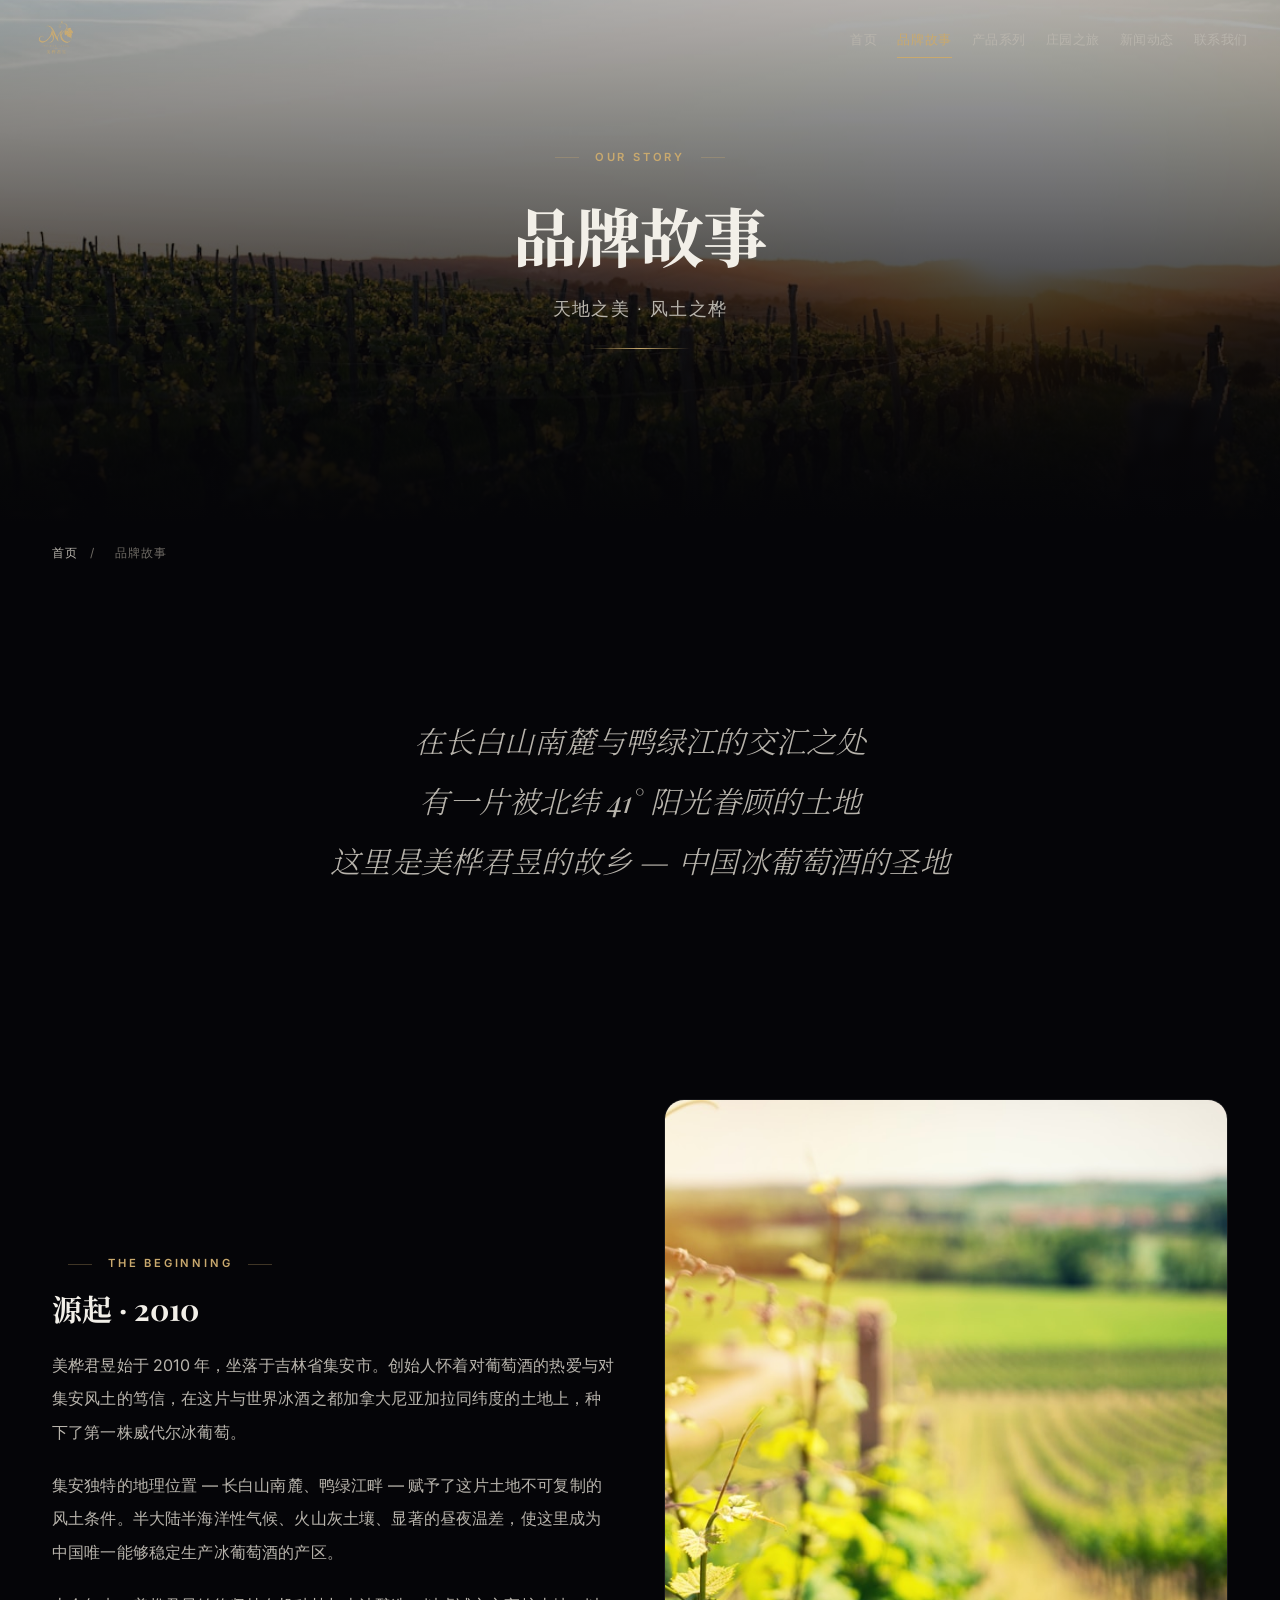
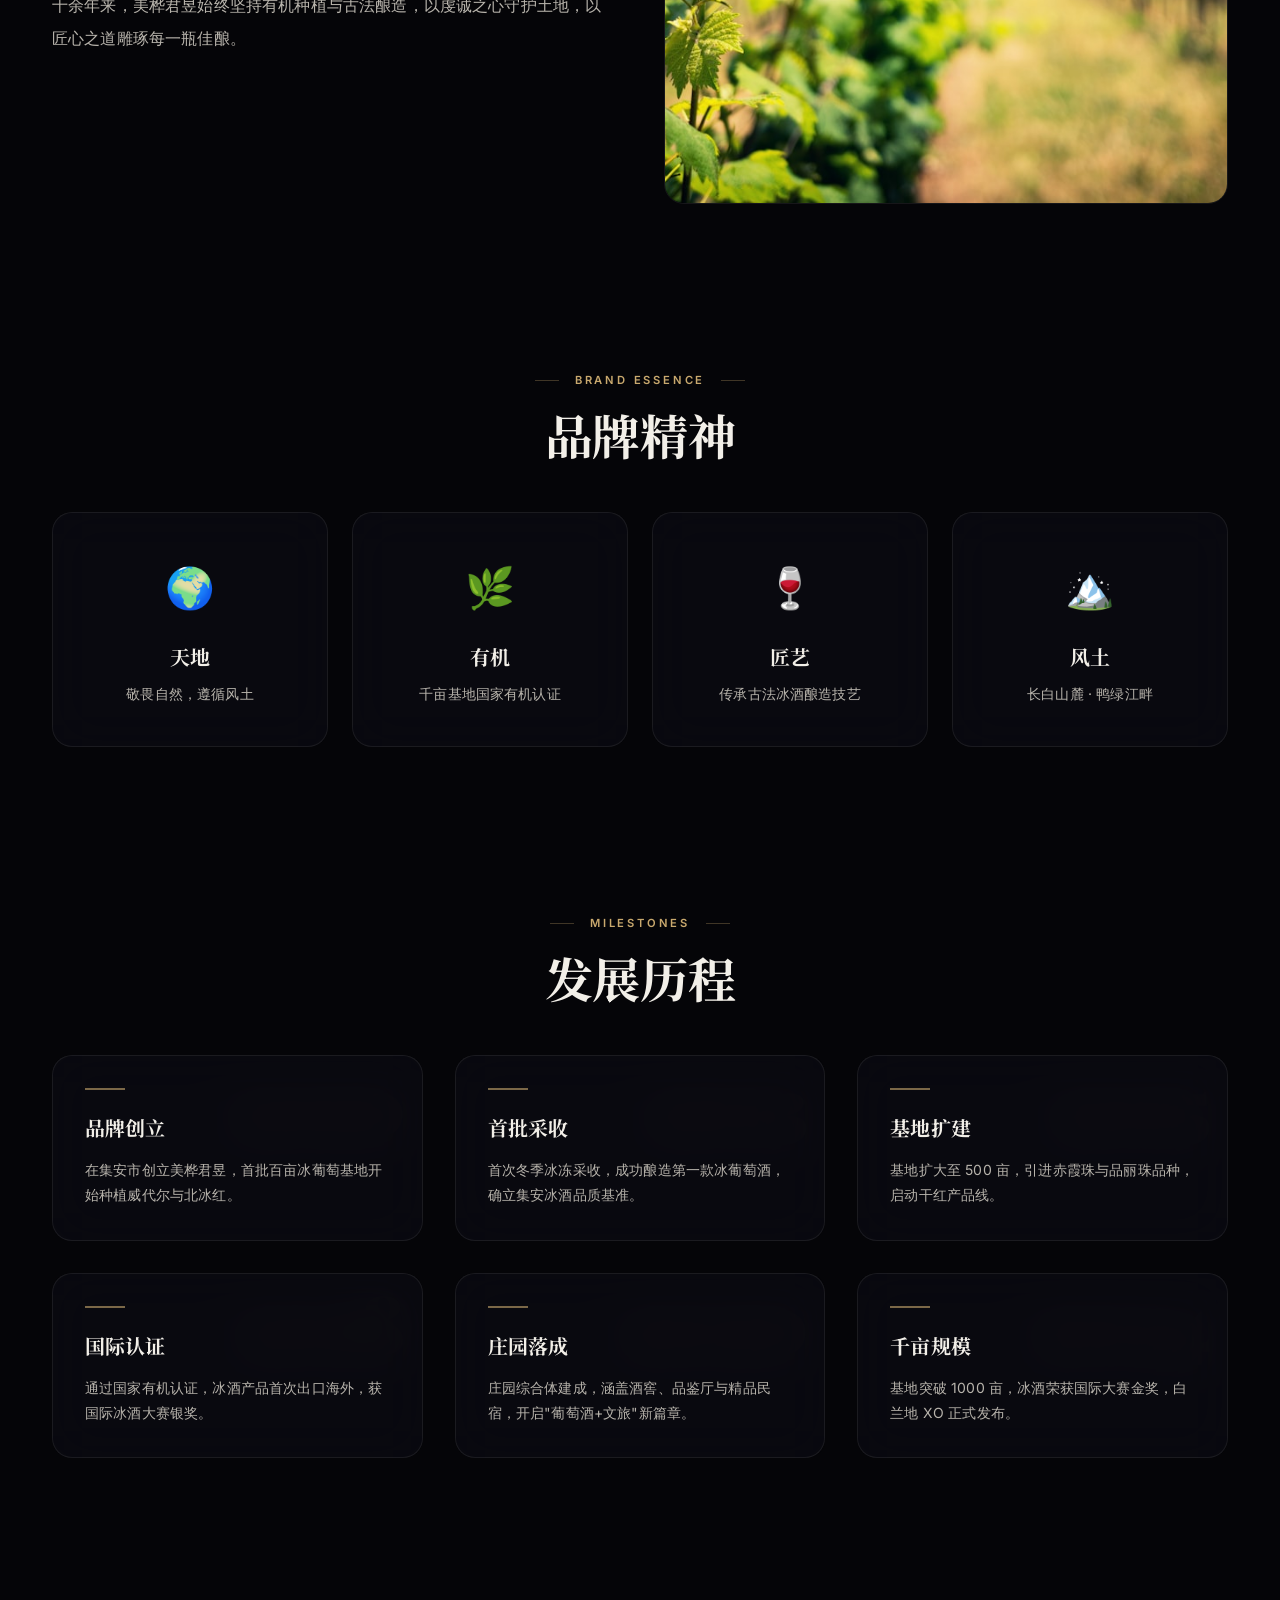
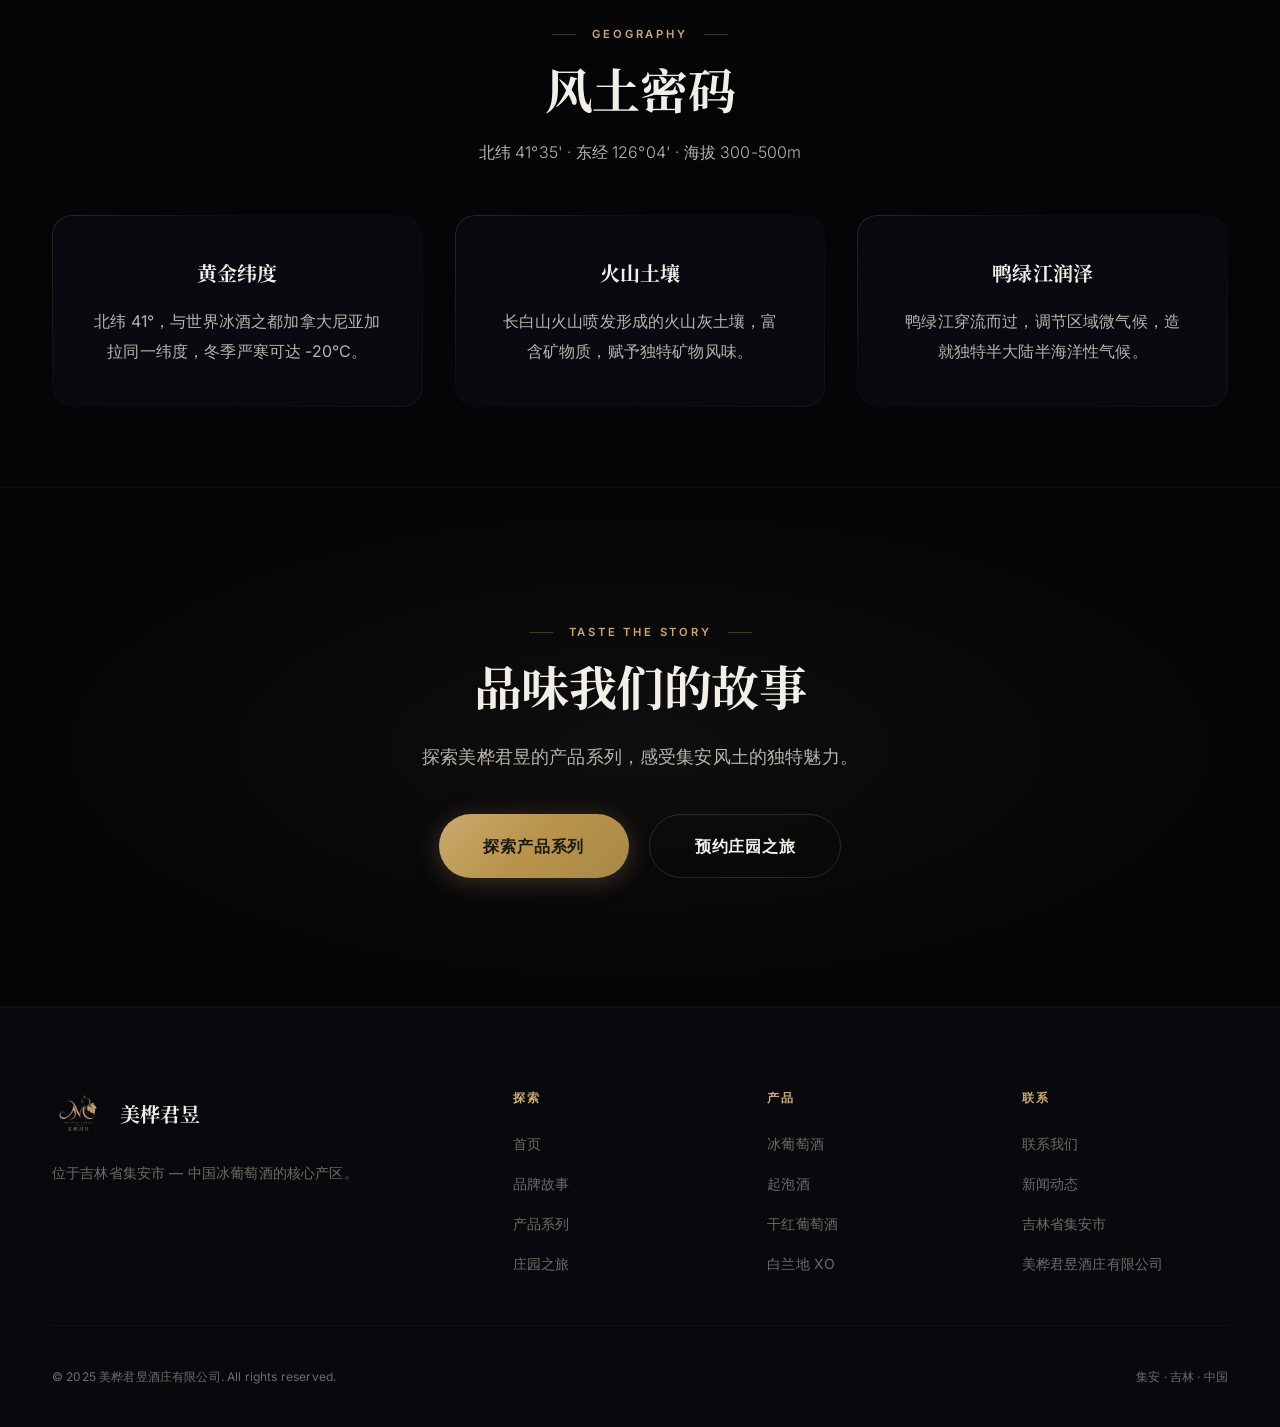
<file: 2/about/index.html>
<!DOCTYPE html>
<html lang="zh-CN">
<head>
<meta charset="UTF-8">
<meta name="viewport" content="width=device-width, initial-scale=1.0">
<meta name="description" content="美桦君昱品牌故事 — 始于2010年，集安冰酒核心产区，北纬41°的东方顶级冰葡萄酒庄园">
<title>品牌故事 | 美桦君昱</title>
<link href="https://fonts.googleapis.com/css2?family=Cinzel:wght@400;500;600;700&family=Inter:wght@300;400;500;600;700;800;900&family=Noto+Serif+SC:wght@400;500;600;700;900&family=Playfair+Display:ital,wght@0,400;0,500;0,600;0,700;0,800;1,400;1,500&display=swap" rel="stylesheet">
<link rel="stylesheet" href="../css/main.css">
</head>
<body>

<div class="page-transition" aria-hidden="true"></div>

<nav class="nav scrolled" role="navigation">
  <div class="nav-brand">
    <a href="../index.html"><img src="../img/logo-nav-v3.png" alt="美桦君昱" class="nav-logo-img"></a>
    <span class="nav-brand-text latin" style="font-size:0.75rem;color:var(--text-muted);letter-spacing:0.15em;">MEI HUA JUN YU</span>
  </div>
  <ul class="nav-links">
    <li><a href="../index.html">首页</a></li><li><a href="index.html" class="active">品牌故事</a></li>
    <li><a href="../products/index.html">产品系列</a></li><li><a href="../tourism/index.html">庄园之旅</a></li>
    <li><a href="../news/index.html">新闻动态</a></li><li><a href="../contact/index.html">联系我们</a></li>
  </ul>
  <button class="nav-toggle" aria-label="打开菜单"><span></span><span></span><span></span></button>
</nav>
<div class="mobile-nav" aria-hidden="true">
  <button class="mobile-nav-close" aria-label="关闭菜单">&times;</button>
  <a href="../index.html">首页</a><a href="index.html">品牌故事</a><a href="../products/index.html">产品系列</a><a href="../tourism/index.html">庄园之旅</a><a href="../news/index.html">新闻动态</a><a href="../contact/index.html">联系我们</a>
</div>

<section class="page-hero">
  <div class="page-hero-bg"><img src="../img/photos/photo-1543418219-44e30b057fea.jpg" alt="集安风光"></div>
  <div class="page-hero-content">
    <span class="section-label">Our Story</span>
    <h1 class="page-hero-title">品牌故事</h1>
    <p class="page-hero-subtitle">天地之美 · 风土之桦</p>
    <div class="glass-divider" style="margin-top:var(--space-6);"></div>
  </div>
</section>

<div class="container"><div class="breadcrumb"><a href="../index.html">首页</a> <span>/</span> <span>品牌故事</span></div></div>

<section class="section-sm">
  <div class="container container-narrow">
    <div class="quote reveal">在长白山南麓与鸭绿江的交汇之处<br>有一片被北纬 41&deg; 阳光眷顾的土地<br>这里是美桦君昱的故乡 — 中国冰葡萄酒的圣地</div>
  </div>
</section>

<section class="section-sm">
  <div class="container">
    <div class="grid-2">
      <div class="reveal-left">
        <span class="section-label">The Beginning</span>
        <h2 class="heading-lg" style="margin-bottom:var(--space-5);">源起 · 2010</h2>
        <p style="color:var(--text-secondary);line-height:2.1;margin-bottom:1.2rem;">美桦君昱始于 2010 年，坐落于吉林省集安市。创始人怀着对葡萄酒的热爱与对集安风土的笃信，在这片与世界冰酒之都加拿大尼亚加拉同纬度的土地上，种下了第一株威代尔冰葡萄。</p>
        <p style="color:var(--text-secondary);line-height:2.1;margin-bottom:1.2rem;">集安独特的地理位置 — 长白山南麓、鸭绿江畔 — 赋予了这片土地不可复制的风土条件。半大陆半海洋性气候、火山灰土壤、显著的昼夜温差，使这里成为中国唯一能够稳定生产冰葡萄酒的产区。</p>
        <p style="color:var(--text-secondary);line-height:2.1;">十余年来，美桦君昱始终坚持有机种植与古法酿造，以虔诚之心守护土地，以匠心之道雕琢每一瓶佳酿。</p>
      </div>
      <div class="reveal-right">
        <div class="img-card" style="aspect-ratio:4/5;"><img src="../img/photos/photo-1526137630052-dc2c4693f0d5.jpg" alt="美桦君昱庄园"></div>
      </div>
    </div>
  </div>
</section>

<section class="section-sm">
  <div class="container">
    <div class="section-header"><span class="section-label reveal">Brand Essence</span><h2 class="heading-xl reveal">品牌精神</h2></div>
    <div class="grid-4" style="margin-top:var(--space-12);">
      <div class="glass text-center reveal" style="padding:var(--space-10);"><div style="font-size:2.5rem;margin-bottom:var(--space-4);">🌍</div><h4 style="font-family:var(--font-display);font-size:var(--text-xl);margin-bottom:var(--space-2);">天地</h4><p style="color:var(--text-secondary);font-size:var(--text-sm);line-height:1.7;">敬畏自然，遵循风土</p></div>
      <div class="glass text-center reveal reveal-delay-1" style="padding:var(--space-10);"><div style="font-size:2.5rem;margin-bottom:var(--space-4);">🌿</div><h4 style="font-family:var(--font-display);font-size:var(--text-xl);margin-bottom:var(--space-2);">有机</h4><p style="color:var(--text-secondary);font-size:var(--text-sm);line-height:1.7;">千亩基地国家有机认证</p></div>
      <div class="glass text-center reveal reveal-delay-2" style="padding:var(--space-10);"><div style="font-size:2.5rem;margin-bottom:var(--space-4);">🍷</div><h4 style="font-family:var(--font-display);font-size:var(--text-xl);margin-bottom:var(--space-2);">匠艺</h4><p style="color:var(--text-secondary);font-size:var(--text-sm);line-height:1.7;">传承古法冰酒酿造技艺</p></div>
      <div class="glass text-center reveal reveal-delay-3" style="padding:var(--space-10);"><div style="font-size:2.5rem;margin-bottom:var(--space-4);">🏔️</div><h4 style="font-family:var(--font-display);font-size:var(--text-xl);margin-bottom:var(--space-2);">风土</h4><p style="color:var(--text-secondary);font-size:var(--text-sm);line-height:1.7;">长白山麓 · 鸭绿江畔</p></div>
    </div>
  </div>
</section>

<section class="section-sm">
  <div class="container">
    <div class="section-header"><span class="section-label reveal">Milestones</span><h2 class="heading-xl reveal">发展历程</h2></div>
    <div class="history-timeline">
      <div class="history-item reveal"><div class="history-year">2010</div><div class="history-content"><h4>品牌创立</h4><p>在集安市创立美桦君昱，首批百亩冰葡萄基地开始种植威代尔与北冰红。</p></div></div>
      <div class="history-item reveal"><div class="history-year">2013</div><div class="history-content"><h4>首批采收</h4><p>首次冬季冰冻采收，成功酿造第一款冰葡萄酒，确立集安冰酒品质基准。</p></div></div>
      <div class="history-item reveal"><div class="history-year">2015</div><div class="history-content"><h4>基地扩建</h4><p>基地扩大至 500 亩，引进赤霞珠与品丽珠品种，启动干红产品线。</p></div></div>
      <div class="history-item reveal"><div class="history-year">2018</div><div class="history-content"><h4>国际认证</h4><p>通过国家有机认证，冰酒产品首次出口海外，获国际冰酒大赛银奖。</p></div></div>
      <div class="history-item reveal"><div class="history-year">2020</div><div class="history-content"><h4>庄园落成</h4><p>庄园综合体建成，涵盖酒窖、品鉴厅与精品民宿，开启"葡萄酒+文旅"新篇章。</p></div></div>
      <div class="history-item reveal"><div class="history-year">2024</div><div class="history-content"><h4>千亩规模</h4><p>基地突破 1000 亩，冰酒荣获国际大赛金奖，白兰地 XO 正式发布。</p></div></div>
    </div>
  </div>
</section>

<section class="section-sm">
  <div class="container">
    <div class="section-header"><span class="section-label reveal">Geography</span><h2 class="heading-xl reveal">风土密码</h2><p class="reveal reveal-delay-1" style="color:var(--text-secondary);">北纬 41&deg;35' · 东经 126&deg;04' · 海拔 300-500m</p></div>
    <div class="grid-3" style="margin-top:var(--space-12);">
      <div class="glass-border reveal" style="padding:var(--space-10);text-align:center;"><h4 style="font-family:var(--font-display);font-size:var(--text-xl);margin-bottom:var(--space-4);">黄金纬度</h4><p style="color:var(--text-secondary);line-height:1.9;">北纬 41&deg;，与世界冰酒之都加拿大尼亚加拉同一纬度，冬季严寒可达 -20&deg;C。</p></div>
      <div class="glass-border reveal reveal-delay-1" style="padding:var(--space-10);text-align:center;"><h4 style="font-family:var(--font-display);font-size:var(--text-xl);margin-bottom:var(--space-4);">火山土壤</h4><p style="color:var(--text-secondary);line-height:1.9;">长白山火山喷发形成的火山灰土壤，富含矿物质，赋予独特矿物风味。</p></div>
      <div class="glass-border reveal reveal-delay-2" style="padding:var(--space-10);text-align:center;"><h4 style="font-family:var(--font-display);font-size:var(--text-xl);margin-bottom:var(--space-4);">鸭绿江润泽</h4><p style="color:var(--text-secondary);line-height:1.9;">鸭绿江穿流而过，调节区域微气候，造就独特半大陆半海洋性气候。</p></div>
    </div>
  </div>
</section>

<section class="cta-section">
  <div class="cta-content">
    <span class="section-label reveal">Taste the Story</span>
    <h2 class="heading-xl reveal">品味我们的故事</h2>
    <p class="reveal reveal-delay-1">探索美桦君昱的产品系列，感受集安风土的独特魅力。</p>
    <div class="cta-buttons reveal reveal-delay-2">
      <a href="../products/index.html" class="btn btn-primary btn-lg">探索产品系列</a>
      <a href="../tourism/index.html" class="btn btn-glass btn-lg">预约庄园之旅</a>
    </div>
  </div>
</section>

<footer class="footer" role="contentinfo">
  <div class="container">
    <div class="footer-grid">
      <div><div class="footer-brand"><img src="../img/logo-web-v3.png" alt="美桦君昱" class="footer-logo"><span class="footer-brand-name">美桦君昱</span></div><p class="footer-desc">位于吉林省集安市 — 中国冰葡萄酒的核心产区。</p></div>
      <div><h6>探索</h6><ul><li><a href="../index.html">首页</a></li><li><a href="index.html">品牌故事</a></li><li><a href="../products/index.html">产品系列</a></li><li><a href="../tourism/index.html">庄园之旅</a></li></ul></div>
      <div><h6>产品</h6><ul><li><a href="../products/index.html">冰葡萄酒</a></li><li><a href="../products/index.html">起泡酒</a></li><li><a href="../products/index.html">干红葡萄酒</a></li><li><a href="../products/index.html">白兰地 XO</a></li></ul></div>
      <div><h6>联系</h6><ul><li><a href="../contact/index.html">联系我们</a></li><li><a href="../news/index.html">新闻动态</a></li><li><a href="#">吉林省集安市</a></li><li><a href="#">美桦君昱酒庄有限公司</a></li></ul></div>
    </div>
    <div class="footer-bottom"><span>&copy; 2025 美桦君昱酒庄有限公司. All rights reserved.</span><span>集安 · 吉林 · 中国</span></div>
  </div>
</footer>
<button class="back-to-top" aria-label="返回顶部"><svg width="16" height="16" viewBox="0 0 24 24" fill="none" stroke="currentColor" stroke-width="2"><path d="M18 15l-6-6-6 6"/></svg></button>
<script src="../js/main.js"></script>
</body>
</html>
</file>
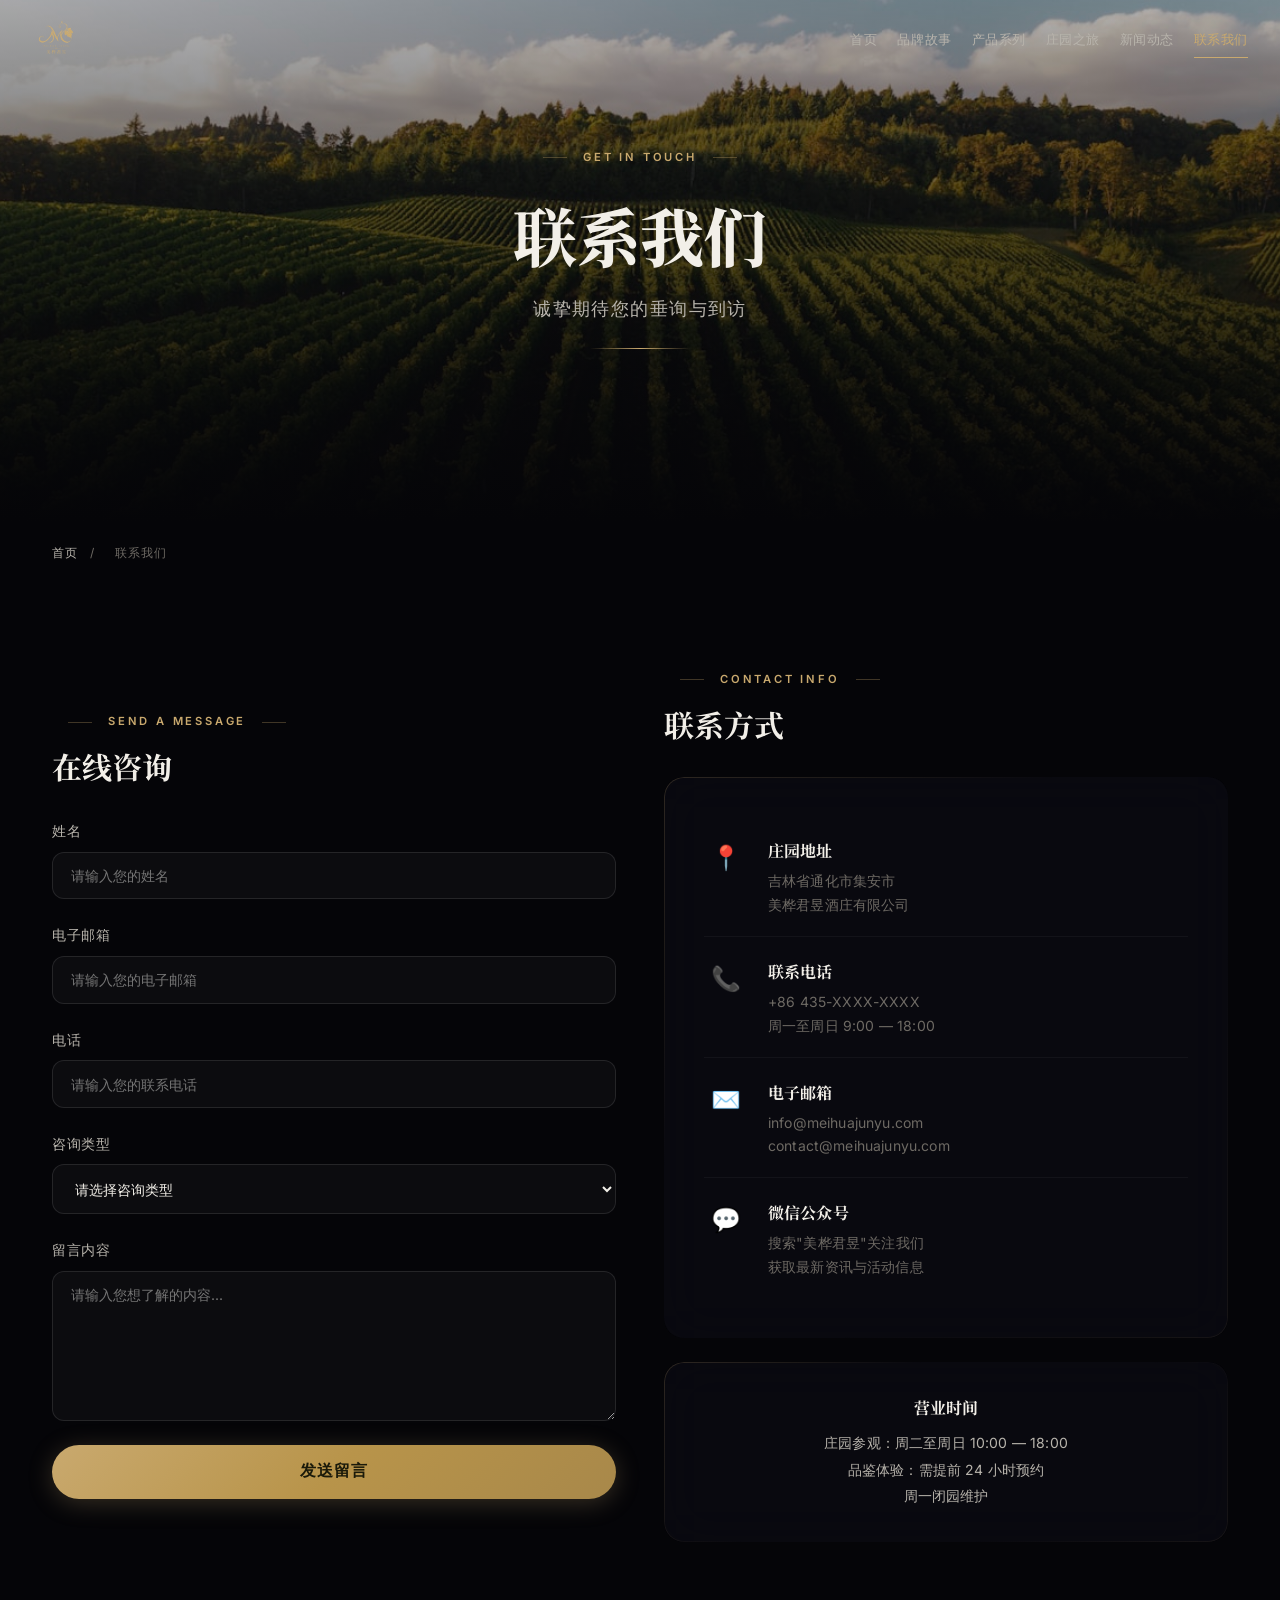
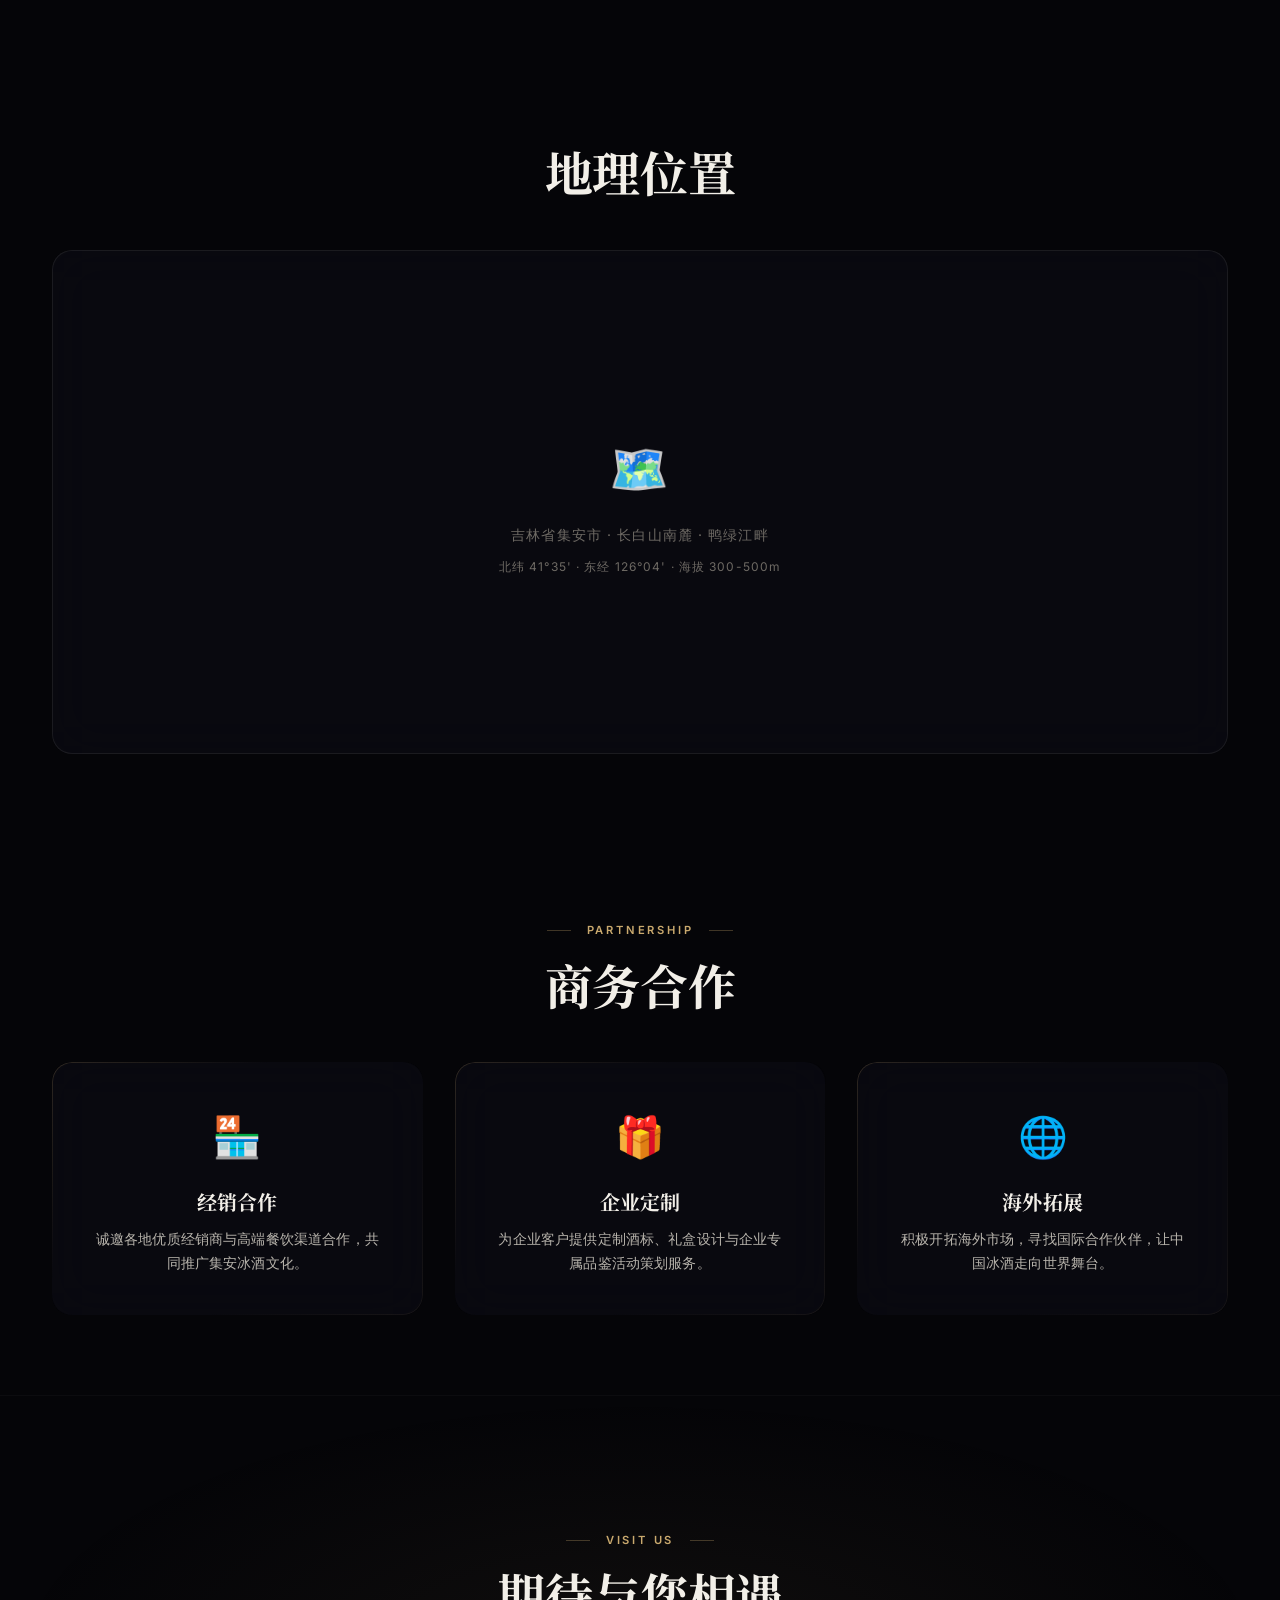
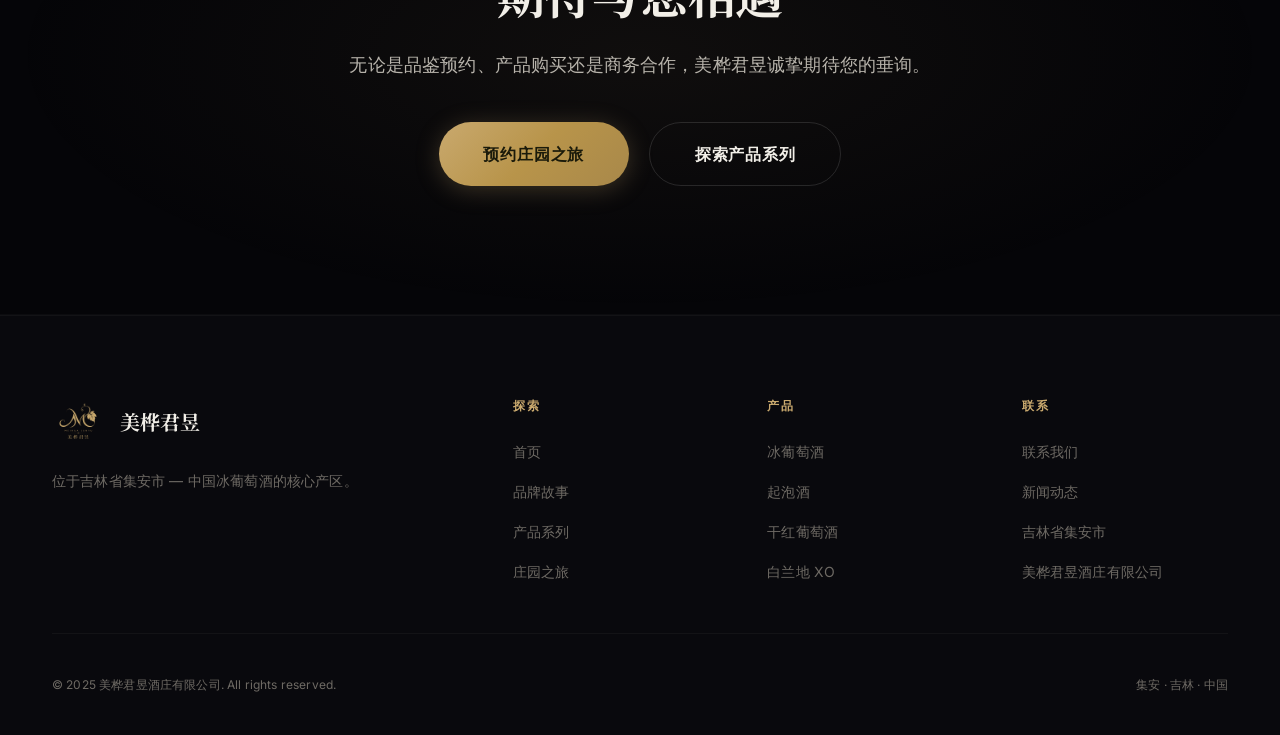
<file: 2/contact/index.html>
<!DOCTYPE html>
<html lang="zh-CN">
<head>
<meta charset="UTF-8">
<meta name="viewport" content="width=device-width, initial-scale=1.0">
<meta name="description" content="联系我们 — 美桦君昱酒庄，吉林省集安市，冰酒品鉴预约、产品咨询与合作洽谈">
<title>联系我们 | 美桦君昱</title>
<link href="https://fonts.googleapis.com/css2?family=Cinzel:wght@400;500;600;700&family=Inter:wght@300;400;500;600;700;800;900&family=Noto+Serif+SC:wght@400;500;600;700;900&family=Playfair+Display:ital,wght@0,400;0,500;0,600;0,700;0,800;1,400;1,500&display=swap" rel="stylesheet">
<link rel="stylesheet" href="../css/main.css">
</head>
<body>

<div class="page-transition" aria-hidden="true"></div>

<nav class="nav scrolled" role="navigation">
  <div class="nav-brand">
    <a href="../index.html"><img src="../img/logo-nav-v3.png" alt="美桦君昱" class="nav-logo-img"></a>
    <span class="nav-brand-text latin" style="font-size:0.75rem;color:var(--text-muted);letter-spacing:0.15em;">MEI HUA JUN YU</span>
  </div>
  <ul class="nav-links">
    <li><a href="../index.html">首页</a></li><li><a href="../about/index.html">品牌故事</a></li>
    <li><a href="../products/index.html">产品系列</a></li><li><a href="../tourism/index.html">庄园之旅</a></li>
    <li><a href="../news/index.html">新闻动态</a></li><li><a href="index.html" class="active">联系我们</a></li>
  </ul>
  <button class="nav-toggle" aria-label="打开菜单"><span></span><span></span><span></span></button>
</nav>
<div class="mobile-nav" aria-hidden="true">
  <button class="mobile-nav-close" aria-label="关闭菜单">&times;</button>
  <a href="../index.html">首页</a><a href="../about/index.html">品牌故事</a><a href="../products/index.html">产品系列</a><a href="../tourism/index.html">庄园之旅</a><a href="../news/index.html">新闻动态</a><a href="index.html">联系我们</a>
</div>

<section class="page-hero">
  <div class="page-hero-bg"><img src="../img/photos/photo-1563514227147-6d2ff665a6a0.jpg" alt="联系我们"></div>
  <div class="page-hero-content">
    <span class="section-label">Get in Touch</span>
    <h1 class="page-hero-title">联系我们</h1>
    <p class="page-hero-subtitle">诚挚期待您的垂询与到访</p>
    <div class="glass-divider" style="margin-top:var(--space-6);"></div>
  </div>
</section>

<div class="container"><div class="breadcrumb"><a href="../index.html">首页</a> <span>/</span> <span>联系我们</span></div></div>

<section class="section-sm">
  <div class="container">
    <div class="grid-2">
      <div class="reveal-left">
        <span class="section-label">Send a Message</span>
        <h2 class="heading-lg" style="margin-bottom:var(--space-8);">在线咨询</h2>
        <form class="contact-form" id="contact-form">
          <div class="form-group">
            <label for="name">姓名</label>
            <input type="text" id="name" name="name" placeholder="请输入您的姓名" required>
          </div>
          <div class="form-group">
            <label for="email">电子邮箱</label>
            <input type="email" id="email" name="email" placeholder="请输入您的电子邮箱" required>
          </div>
          <div class="form-group">
            <label for="phone">电话</label>
            <input type="tel" id="phone" name="phone" placeholder="请输入您的联系电话">
          </div>
          <div class="form-group">
            <label for="subject">咨询类型</label>
            <select id="subject" name="subject">
              <option value="">请选择咨询类型</option>
              <option value="tasting">品鉴预约</option>
              <option value="purchase">产品购买</option>
              <option value="cooperation">商务合作</option>
              <option value="visit">庄园参观</option>
              <option value="other">其他咨询</option>
            </select>
          </div>
          <div class="form-group">
            <label for="message">留言内容</label>
            <textarea id="message" name="message" placeholder="请输入您想了解的内容..." required></textarea>
          </div>
          <button type="submit" class="btn btn-primary btn-lg" style="width:100%;">发送留言</button>
        </form>
        <div class="form-success" style="display:none;">
          <div style="font-size:3rem;margin-bottom:var(--space-4);">🍷</div>
          <h3>感谢您的留言</h3>
          <p style="color:var(--text-secondary);">我们将在 24 小时内与您联系。</p>
        </div>
      </div>
      <div class="reveal-right">
        <span class="section-label">Contact Info</span>
        <h2 class="heading-lg" style="margin-bottom:var(--space-8);">联系方式</h2>
        <div class="glass-border" style="padding:var(--space-10);margin-bottom:var(--space-6);">
          <div class="contact-info-item">
            <div class="contact-info-icon">📍</div>
            <div class="contact-info-text"><h5>庄园地址</h5><p>吉林省通化市集安市<br>美桦君昱酒庄有限公司</p></div>
          </div>
          <div class="contact-info-item">
            <div class="contact-info-icon">📞</div>
            <div class="contact-info-text"><h5>联系电话</h5><p>+86 435-XXXX-XXXX<br>周一至周日 9:00 — 18:00</p></div>
          </div>
          <div class="contact-info-item">
            <div class="contact-info-icon">✉️</div>
            <div class="contact-info-text"><h5>电子邮箱</h5><p>info@meihuajunyu.com<br>contact@meihuajunyu.com</p></div>
          </div>
          <div class="contact-info-item" style="border-bottom:none;">
            <div class="contact-info-icon">💬</div>
            <div class="contact-info-text"><h5>微信公众号</h5><p>搜索"美桦君昱"关注我们<br>获取最新资讯与活动信息</p></div>
          </div>
        </div>
        <div class="glass-border" style="padding:var(--space-8);text-align:center;">
          <h4 style="font-family:var(--font-display);margin-bottom:var(--space-2);">营业时间</h4>
          <p style="color:var(--text-secondary);font-size:var(--text-sm);line-height:1.9;">庄园参观：周二至周日 10:00 — 18:00<br>品鉴体验：需提前 24 小时预约<br>周一闭园维护</p>
        </div>
      </div>
    </div>
  </div>
</section>

<section class="section-sm">
  <div class="container">
    <div class="section-header"><span class="section-label reveal">Location</span><h2 class="heading-xl reveal">地理位置</h2></div>
    <div class="map-placeholder reveal" style="aspect-ratio:21/9;">
      <div style="text-align:center;">
        <div style="font-size:3rem;margin-bottom:var(--space-3);">🗺️</div>
        <p>吉林省集安市 · 长白山南麓 · 鸭绿江畔</p>
        <p style="font-size:var(--text-xs);color:var(--text-muted);margin-top:var(--space-2);">北纬 41&deg;35' · 东经 126&deg;04' · 海拔 300-500m</p>
      </div>
    </div>
  </div>
</section>

<section class="section-sm">
  <div class="container">
    <div class="section-header"><span class="section-label reveal">Partnership</span><h2 class="heading-xl reveal">商务合作</h2></div>
    <div class="grid-3">
      <div class="glass-border reveal" style="padding:var(--space-10);text-align:center;">
        <div style="font-size:2.5rem;margin-bottom:var(--space-3);">🏪</div>
        <h4 style="font-family:var(--font-display);font-size:var(--text-xl);margin-bottom:var(--space-2);">经销合作</h4>
        <p style="color:var(--text-secondary);font-size:var(--text-sm);line-height:1.7;">诚邀各地优质经销商与高端餐饮渠道合作，共同推广集安冰酒文化。</p>
      </div>
      <div class="glass-border reveal reveal-delay-1" style="padding:var(--space-10);text-align:center;">
        <div style="font-size:2.5rem;margin-bottom:var(--space-3);">🎁</div>
        <h4 style="font-family:var(--font-display);font-size:var(--text-xl);margin-bottom:var(--space-2);">企业定制</h4>
        <p style="color:var(--text-secondary);font-size:var(--text-sm);line-height:1.7;">为企业客户提供定制酒标、礼盒设计与企业专属品鉴活动策划服务。</p>
      </div>
      <div class="glass-border reveal reveal-delay-2" style="padding:var(--space-10);text-align:center;">
        <div style="font-size:2.5rem;margin-bottom:var(--space-3);">🌐</div>
        <h4 style="font-family:var(--font-display);font-size:var(--text-xl);margin-bottom:var(--space-2);">海外拓展</h4>
        <p style="color:var(--text-secondary);font-size:var(--text-sm);line-height:1.7;">积极开拓海外市场，寻找国际合作伙伴，让中国冰酒走向世界舞台。</p>
      </div>
    </div>
  </div>
</section>

<section class="cta-section">
  <div class="cta-content">
    <span class="section-label reveal">Visit Us</span>
    <h2 class="heading-xl reveal">期待与您相遇</h2>
    <p class="reveal reveal-delay-1">无论是品鉴预约、产品购买还是商务合作，美桦君昱诚挚期待您的垂询。</p>
    <div class="cta-buttons reveal reveal-delay-2">
      <a href="../tourism/index.html" class="btn btn-primary btn-lg">预约庄园之旅</a>
      <a href="../products/index.html" class="btn btn-glass btn-lg">探索产品系列</a>
    </div>
  </div>
</section>

<footer class="footer" role="contentinfo">
  <div class="container">
    <div class="footer-grid">
      <div><div class="footer-brand"><img src="../img/logo-web-v3.png" alt="美桦君昱" class="footer-logo"><span class="footer-brand-name">美桦君昱</span></div><p class="footer-desc">位于吉林省集安市 — 中国冰葡萄酒的核心产区。</p></div>
      <div><h6>探索</h6><ul><li><a href="../index.html">首页</a></li><li><a href="../about/index.html">品牌故事</a></li><li><a href="../products/index.html">产品系列</a></li><li><a href="../tourism/index.html">庄园之旅</a></li></ul></div>
      <div><h6>产品</h6><ul><li><a href="../products/index.html">冰葡萄酒</a></li><li><a href="../products/index.html">起泡酒</a></li><li><a href="../products/index.html">干红葡萄酒</a></li><li><a href="../products/index.html">白兰地 XO</a></li></ul></div>
      <div><h6>联系</h6><ul><li><a href="index.html">联系我们</a></li><li><a href="../news/index.html">新闻动态</a></li><li><a href="#">吉林省集安市</a></li><li><a href="#">美桦君昱酒庄有限公司</a></li></ul></div>
    </div>
    <div class="footer-bottom"><span>&copy; 2025 美桦君昱酒庄有限公司. All rights reserved.</span><span>集安 · 吉林 · 中国</span></div>
  </div>
</footer>
<button class="back-to-top" aria-label="返回顶部"><svg width="16" height="16" viewBox="0 0 24 24" fill="none" stroke="currentColor" stroke-width="2"><path d="M18 15l-6-6-6 6"/></svg></button>
<script src="../js/main.js"></script>
</body>
</html>
</file>
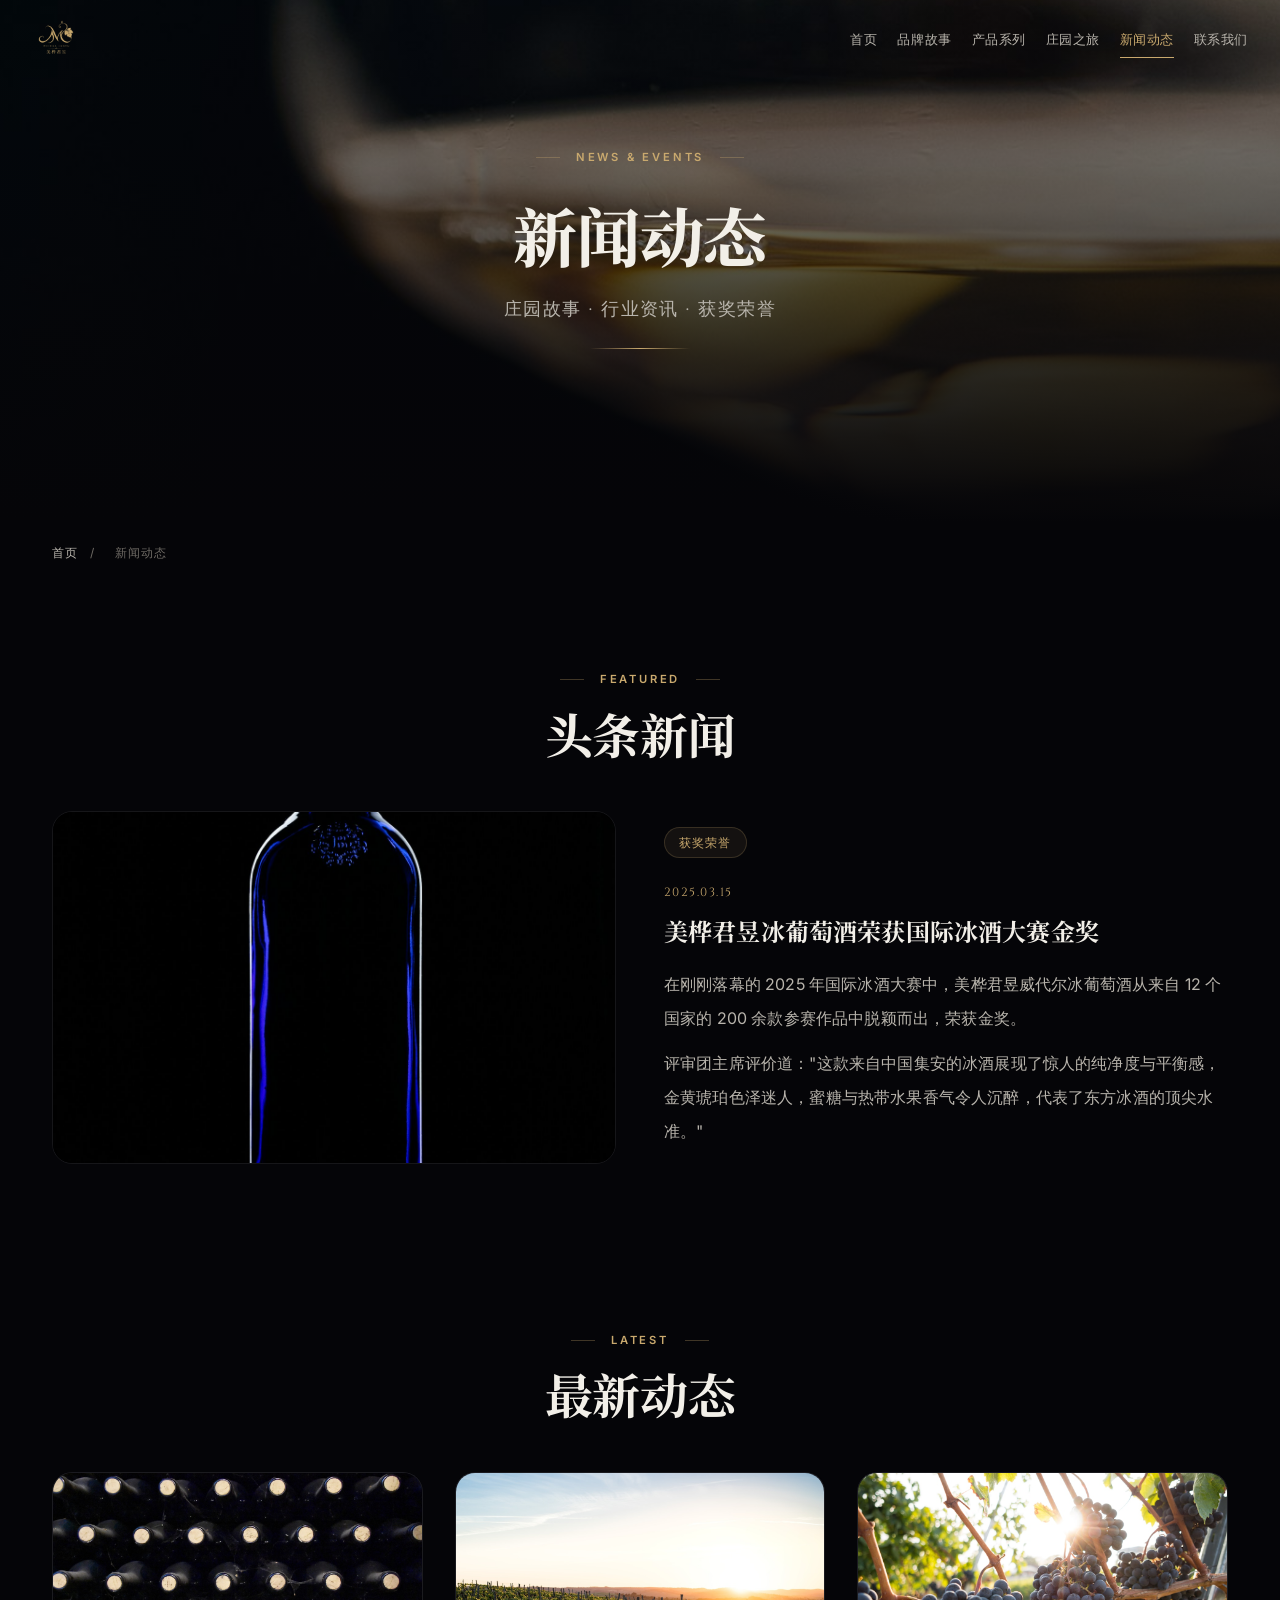
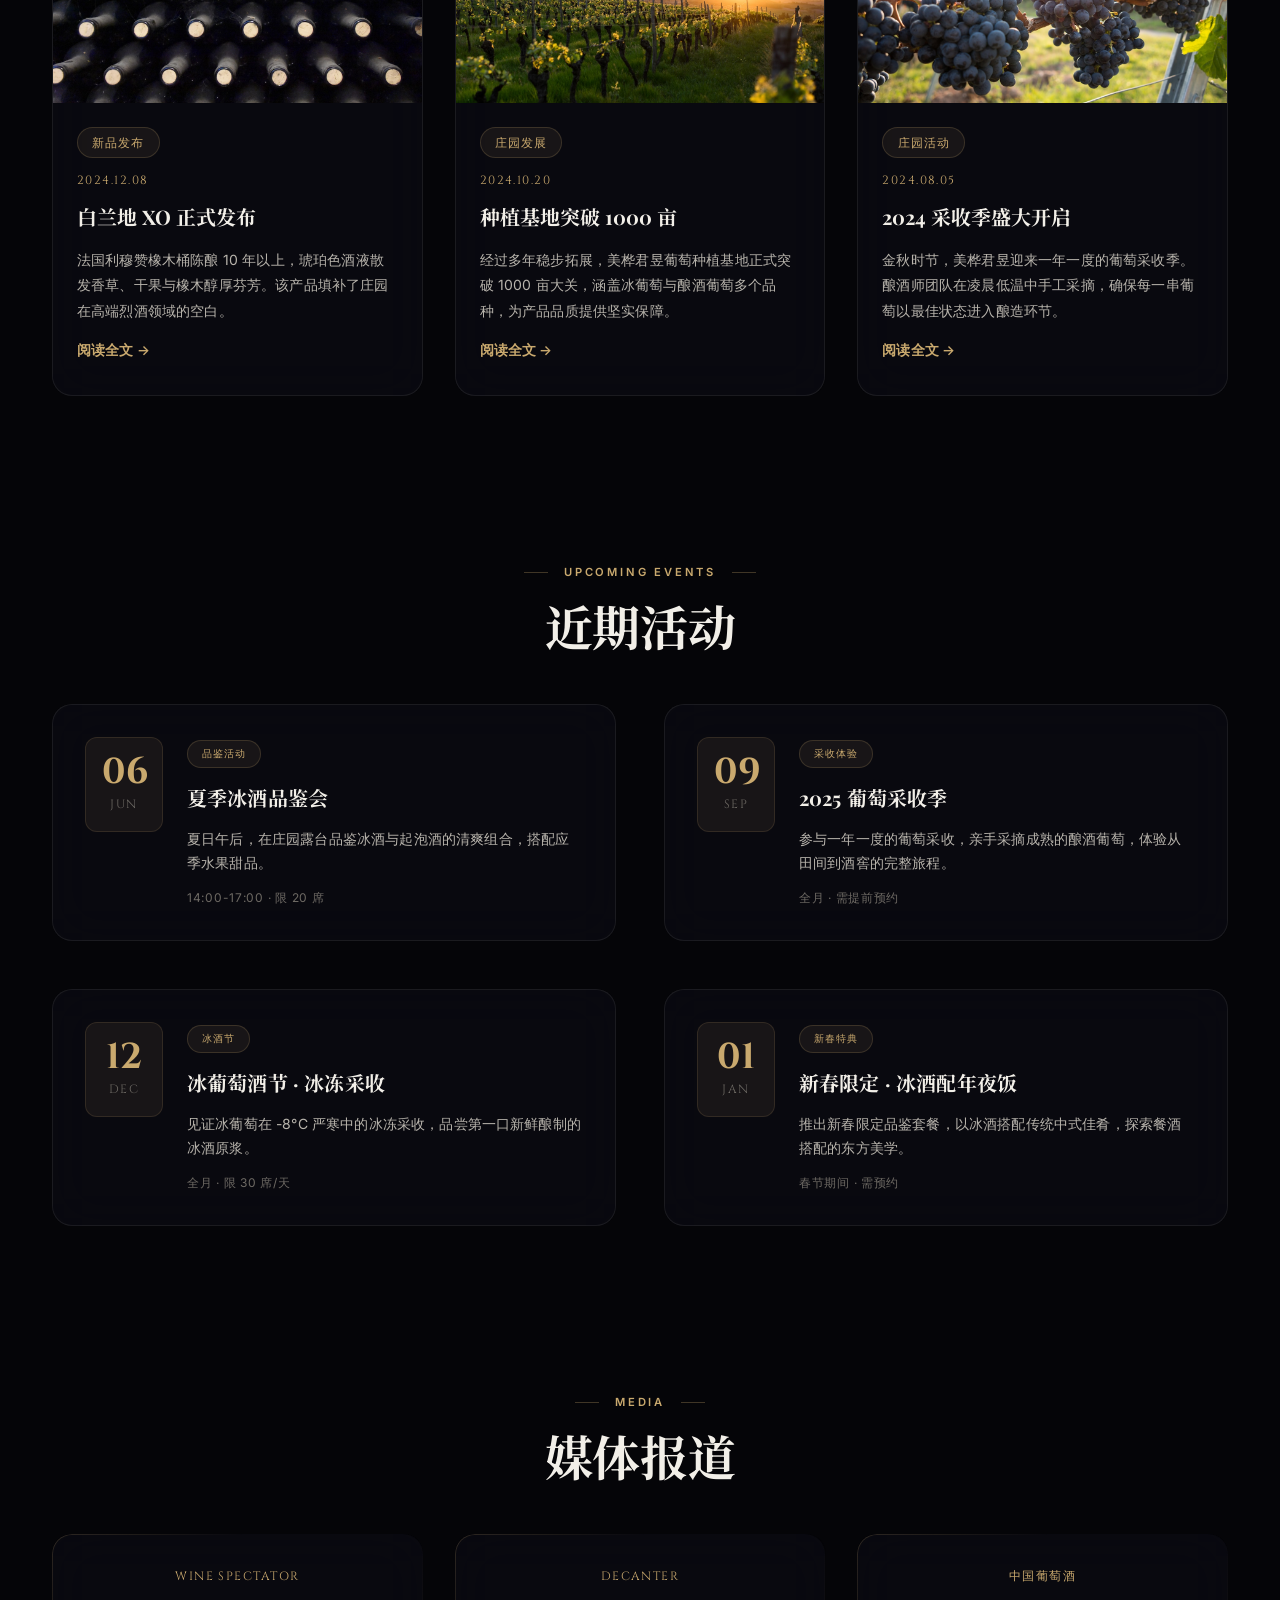
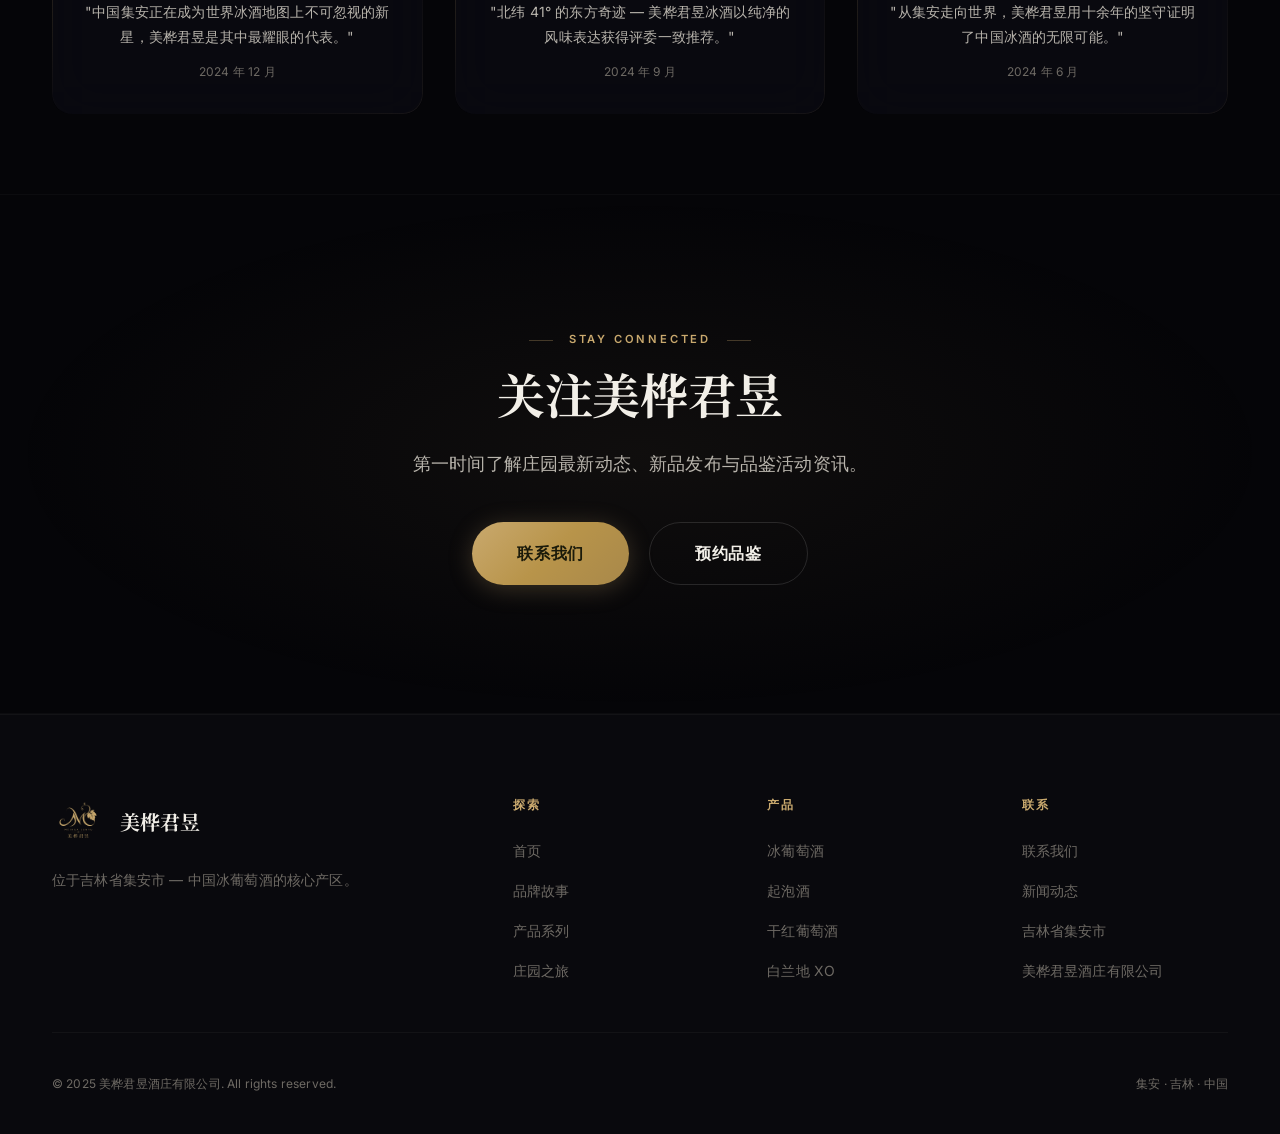
<file: 2/news/index.html>
<!DOCTYPE html>
<html lang="zh-CN">
<head>
<meta charset="UTF-8">
<meta name="viewport" content="width=device-width, initial-scale=1.0">
<meta name="description" content="美桦君昱新闻动态 — 冰酒荣获国际大奖、新品发布、庄园活动与行业资讯">
<title>新闻动态 | 美桦君昱</title>
<link href="https://fonts.googleapis.com/css2?family=Cinzel:wght@400;500;600;700&family=Inter:wght@300;400;500;600;700;800;900&family=Noto+Serif+SC:wght@400;500;600;700;900&family=Playfair+Display:ital,wght@0,400;0,500;0,600;0,700;0,800;1,400;1,500&display=swap" rel="stylesheet">
<link rel="stylesheet" href="../css/main.css">
</head>
<body>

<div class="page-transition" aria-hidden="true"></div>

<nav class="nav scrolled" role="navigation">
  <div class="nav-brand">
    <a href="../index.html"><img src="../img/logo-nav-v3.png" alt="美桦君昱" class="nav-logo-img"></a>
    <span class="nav-brand-text latin" style="font-size:0.75rem;color:var(--text-muted);letter-spacing:0.15em;">MEI HUA JUN YU</span>
  </div>
  <ul class="nav-links">
    <li><a href="../index.html">首页</a></li><li><a href="../about/index.html">品牌故事</a></li>
    <li><a href="../products/index.html">产品系列</a></li><li><a href="../tourism/index.html">庄园之旅</a></li>
    <li><a href="index.html" class="active">新闻动态</a></li><li><a href="../contact/index.html">联系我们</a></li>
  </ul>
  <button class="nav-toggle" aria-label="打开菜单"><span></span><span></span><span></span></button>
</nav>
<div class="mobile-nav" aria-hidden="true">
  <button class="mobile-nav-close" aria-label="关闭菜单">&times;</button>
  <a href="../index.html">首页</a><a href="../about/index.html">品牌故事</a><a href="../products/index.html">产品系列</a><a href="../tourism/index.html">庄园之旅</a><a href="index.html">新闻动态</a><a href="../contact/index.html">联系我们</a>
</div>

<section class="page-hero">
  <div class="page-hero-bg"><img src="../img/photos/photo-1585553616435-2dc0a54e271d.jpg" alt="新闻动态"></div>
  <div class="page-hero-content">
    <span class="section-label">News & Events</span>
    <h1 class="page-hero-title">新闻动态</h1>
    <p class="page-hero-subtitle">庄园故事 · 行业资讯 · 获奖荣誉</p>
    <div class="glass-divider" style="margin-top:var(--space-6);"></div>
  </div>
</section>

<div class="container"><div class="breadcrumb"><a href="../index.html">首页</a> <span>/</span> <span>新闻动态</span></div></div>

<section class="section-sm">
  <div class="container">
    <div class="section-header"><span class="section-label reveal">Featured</span><h2 class="heading-xl reveal">头条新闻</h2></div>
    <div class="grid-2">
      <div class="reveal-left">
        <div class="img-card" style="aspect-ratio:16/10;">
          <img src="../img/photos/photo-1557871318-4136a587b30a.jpg" alt="冰酒获奖" loading="lazy">
        </div>
      </div>
      <div class="reveal-right">
        <span class="news-card-tag">获奖荣誉</span>
        <span style="font-family:var(--font-latin);font-size:var(--text-xs);letter-spacing:0.12em;color:var(--gold);display:block;margin:var(--space-3) 0;">2025.03.15</span>
        <h3 style="font-family:var(--font-display);font-size:var(--text-2xl);font-weight:700;margin-bottom:var(--space-5);line-height:1.4;">美桦君昱冰葡萄酒荣获国际冰酒大赛金奖</h3>
        <p style="color:var(--text-secondary);line-height:2.1;margin-bottom:var(--space-3);">在刚刚落幕的 2025 年国际冰酒大赛中，美桦君昱威代尔冰葡萄酒从来自 12 个国家的 200 余款参赛作品中脱颖而出，荣获金奖。</p>
        <p style="color:var(--text-secondary);line-height:2.1;">评审团主席评价道："这款来自中国集安的冰酒展现了惊人的纯净度与平衡感，金黄琥珀色泽迷人，蜜糖与热带水果香气令人沉醉，代表了东方冰酒的顶尖水准。"</p>
      </div>
    </div>
  </div>
</section>

<section class="section-sm">
  <div class="container">
    <div class="section-header"><span class="section-label reveal">Latest</span><h2 class="heading-xl reveal">最新动态</h2></div>
    <div class="grid-3">
      <div class="news-card reveal">
        <div class="news-card-img"><img src="../img/photos/photo-1560089168-4169937e37d5.jpg" alt="白兰地XO发布" loading="lazy"></div>
        <div class="news-card-body">
          <span class="news-card-tag">新品发布</span>
          <div class="news-card-date">2024.12.08</div>
          <h4 class="news-card-title">白兰地 XO 正式发布</h4>
          <p class="news-card-excerpt">法国利穆赞橡木桶陈酿 10 年以上，琥珀色酒液散发香草、干果与橡木醇厚芬芳。该产品填补了庄园在高端烈酒领域的空白。</p>
          <a href="#" style="display:inline-block;margin-top:1rem;color:var(--gold);font-size:0.85rem;font-weight:600;">阅读全文 →</a>
        </div>
      </div>
      <div class="news-card reveal reveal-delay-1">
        <div class="news-card-img"><img src="../img/photos/photo-1543418219-44e30b057fea.jpg" alt="千亩基地" loading="lazy"></div>
        <div class="news-card-body">
          <span class="news-card-tag">庄园发展</span>
          <div class="news-card-date">2024.10.20</div>
          <h4 class="news-card-title">种植基地突破 1000 亩</h4>
          <p class="news-card-excerpt">经过多年稳步拓展，美桦君昱葡萄种植基地正式突破 1000 亩大关，涵盖冰葡萄与酿酒葡萄多个品种，为产品品质提供坚实保障。</p>
          <a href="#" style="display:inline-block;margin-top:1rem;color:var(--gold);font-size:0.85rem;font-weight:600;">阅读全文 →</a>
        </div>
      </div>
      <div class="news-card reveal reveal-delay-2">
        <div class="news-card-img"><img src="../img/photos/photo-1537640538966-79f369143f8f.jpg" alt="采收季" loading="lazy"></div>
        <div class="news-card-body">
          <span class="news-card-tag">庄园活动</span>
          <div class="news-card-date">2024.08.05</div>
          <h4 class="news-card-title">2024 采收季盛大开启</h4>
          <p class="news-card-excerpt">金秋时节，美桦君昱迎来一年一度的葡萄采收季。酿酒师团队在凌晨低温中手工采摘，确保每一串葡萄以最佳状态进入酿造环节。</p>
          <a href="#" style="display:inline-block;margin-top:1rem;color:var(--gold);font-size:0.85rem;font-weight:600;">阅读全文 →</a>
        </div>
      </div>
    </div>
  </div>
</section>

<section class="section-sm">
  <div class="container">
    <div class="section-header"><span class="section-label reveal">Upcoming Events</span><h2 class="heading-xl reveal">近期活动</h2></div>
    <div class="grid-2">
      <div class="event-card reveal">
        <div class="event-date"><div class="event-date-day">06</div><div class="event-date-month">JUN</div></div>
        <div class="event-info">
          <span class="news-card-tag" style="font-size:0.65rem;">品鉴活动</span>
          <h4>夏季冰酒品鉴会</h4>
          <p>夏日午后，在庄园露台品鉴冰酒与起泡酒的清爽组合，搭配应季水果甜品。</p>
          <div class="event-meta">14:00-17:00 · 限 20 席</div>
        </div>
      </div>
      <div class="event-card reveal reveal-delay-1">
        <div class="event-date"><div class="event-date-day">09</div><div class="event-date-month">SEP</div></div>
        <div class="event-info">
          <span class="news-card-tag" style="font-size:0.65rem;">采收体验</span>
          <h4>2025 葡萄采收季</h4>
          <p>参与一年一度的葡萄采收，亲手采摘成熟的酿酒葡萄，体验从田间到酒窖的完整旅程。</p>
          <div class="event-meta">全月 · 需提前预约</div>
        </div>
      </div>
      <div class="event-card reveal reveal-delay-2">
        <div class="event-date"><div class="event-date-day">12</div><div class="event-date-month">DEC</div></div>
        <div class="event-info">
          <span class="news-card-tag" style="font-size:0.65rem;">冰酒节</span>
          <h4>冰葡萄酒节 · 冰冻采收</h4>
          <p>见证冰葡萄在 -8&deg;C 严寒中的冰冻采收，品尝第一口新鲜酿制的冰酒原浆。</p>
          <div class="event-meta">全月 · 限 30 席/天</div>
        </div>
      </div>
      <div class="event-card reveal reveal-delay-3">
        <div class="event-date"><div class="event-date-day">01</div><div class="event-date-month">JAN</div></div>
        <div class="event-info">
          <span class="news-card-tag" style="font-size:0.65rem;">新春特典</span>
          <h4>新春限定 · 冰酒配年夜饭</h4>
          <p>推出新春限定品鉴套餐，以冰酒搭配传统中式佳肴，探索餐酒搭配的东方美学。</p>
          <div class="event-meta">春节期间 · 需预约</div>
        </div>
      </div>
    </div>
  </div>
</section>

<section class="section-sm">
  <div class="container">
    <div class="section-header"><span class="section-label reveal">Media</span><h2 class="heading-xl reveal">媒体报道</h2></div>
    <div class="grid-3">
      <div class="glass-border reveal" style="padding:var(--space-8);text-align:center;">
        <div style="font-family:var(--font-latin);font-size:var(--text-xs);letter-spacing:0.12em;color:var(--gold);margin-bottom:var(--space-3);">WINE SPECTATOR</div>
        <p style="color:var(--text-secondary);font-size:var(--text-sm);line-height:1.8;">"中国集安正在成为世界冰酒地图上不可忽视的新星，美桦君昱是其中最耀眼的代表。"</p>
        <p style="font-size:var(--text-xs);color:var(--text-muted);margin-top:var(--space-3);">2024 年 12 月</p>
      </div>
      <div class="glass-border reveal reveal-delay-1" style="padding:var(--space-8);text-align:center;">
        <div style="font-family:var(--font-latin);font-size:var(--text-xs);letter-spacing:0.12em;color:var(--gold);margin-bottom:var(--space-3);">DECANTER</div>
        <p style="color:var(--text-secondary);font-size:var(--text-sm);line-height:1.8;">"北纬 41&deg; 的东方奇迹 — 美桦君昱冰酒以纯净的风味表达获得评委一致推荐。"</p>
        <p style="font-size:var(--text-xs);color:var(--text-muted);margin-top:var(--space-3);">2024 年 9 月</p>
      </div>
      <div class="glass-border reveal reveal-delay-2" style="padding:var(--space-8);text-align:center;">
        <div style="font-family:var(--font-latin);font-size:var(--text-xs);letter-spacing:0.12em;color:var(--gold);margin-bottom:var(--space-3);">中国葡萄酒</div>
        <p style="color:var(--text-secondary);font-size:var(--text-sm);line-height:1.8;">"从集安走向世界，美桦君昱用十余年的坚守证明了中国冰酒的无限可能。"</p>
        <p style="font-size:var(--text-xs);color:var(--text-muted);margin-top:var(--space-3);">2024 年 6 月</p>
      </div>
    </div>
  </div>
</section>

<section class="cta-section">
  <div class="cta-content">
    <span class="section-label reveal">Stay Connected</span>
    <h2 class="heading-xl reveal">关注美桦君昱</h2>
    <p class="reveal reveal-delay-1">第一时间了解庄园最新动态、新品发布与品鉴活动资讯。</p>
    <div class="cta-buttons reveal reveal-delay-2">
      <a href="../contact/index.html" class="btn btn-primary btn-lg">联系我们</a>
      <a href="../tourism/index.html" class="btn btn-glass btn-lg">预约品鉴</a>
    </div>
  </div>
</section>

<footer class="footer" role="contentinfo">
  <div class="container">
    <div class="footer-grid">
      <div><div class="footer-brand"><img src="../img/logo-web-v3.png" alt="美桦君昱" class="footer-logo"><span class="footer-brand-name">美桦君昱</span></div><p class="footer-desc">位于吉林省集安市 — 中国冰葡萄酒的核心产区。</p></div>
      <div><h6>探索</h6><ul><li><a href="../index.html">首页</a></li><li><a href="../about/index.html">品牌故事</a></li><li><a href="../products/index.html">产品系列</a></li><li><a href="../tourism/index.html">庄园之旅</a></li></ul></div>
      <div><h6>产品</h6><ul><li><a href="../products/index.html">冰葡萄酒</a></li><li><a href="../products/index.html">起泡酒</a></li><li><a href="../products/index.html">干红葡萄酒</a></li><li><a href="../products/index.html">白兰地 XO</a></li></ul></div>
      <div><h6>联系</h6><ul><li><a href="../contact/index.html">联系我们</a></li><li><a href="index.html">新闻动态</a></li><li><a href="#">吉林省集安市</a></li><li><a href="#">美桦君昱酒庄有限公司</a></li></ul></div>
    </div>
    <div class="footer-bottom"><span>&copy; 2025 美桦君昱酒庄有限公司. All rights reserved.</span><span>集安 · 吉林 · 中国</span></div>
  </div>
</footer>
<button class="back-to-top" aria-label="返回顶部"><svg width="16" height="16" viewBox="0 0 24 24" fill="none" stroke="currentColor" stroke-width="2"><path d="M18 15l-6-6-6 6"/></svg></button>
<script src="../js/main.js"></script>
</body>
</html>
</file>
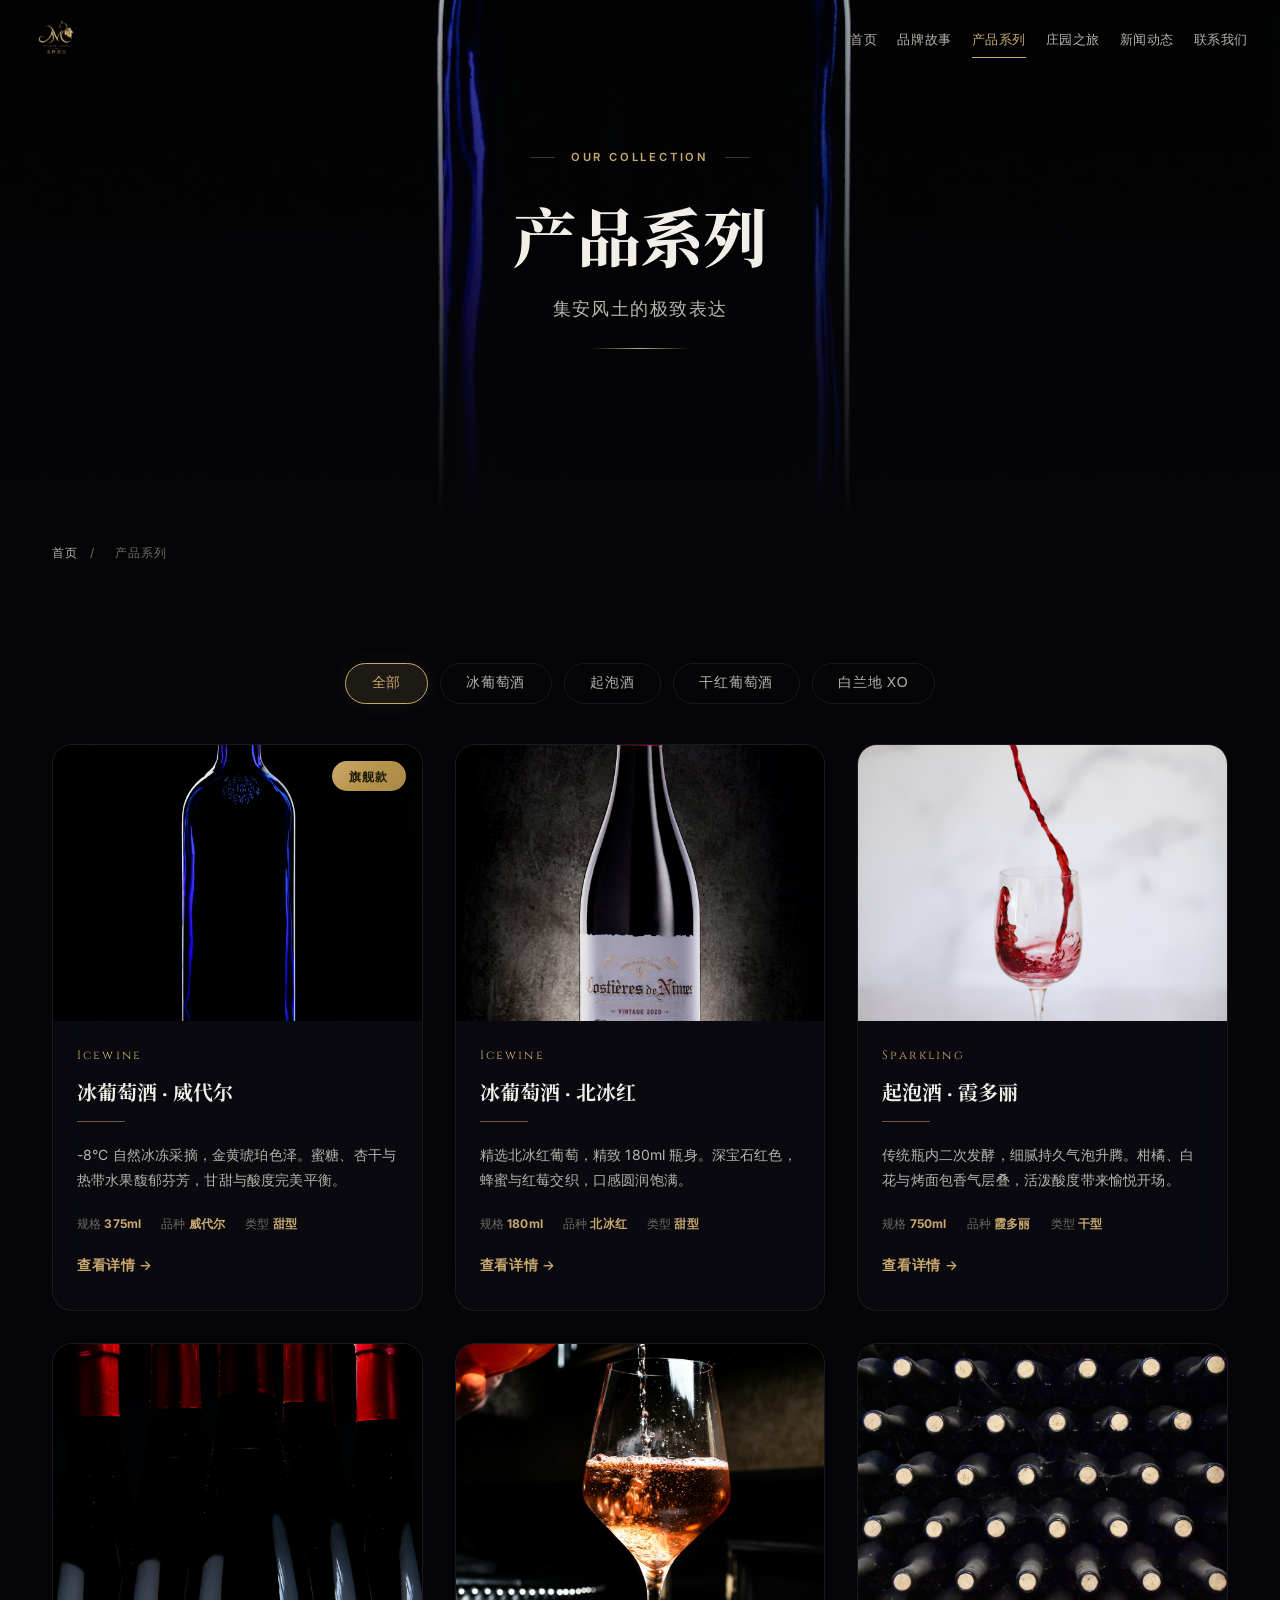
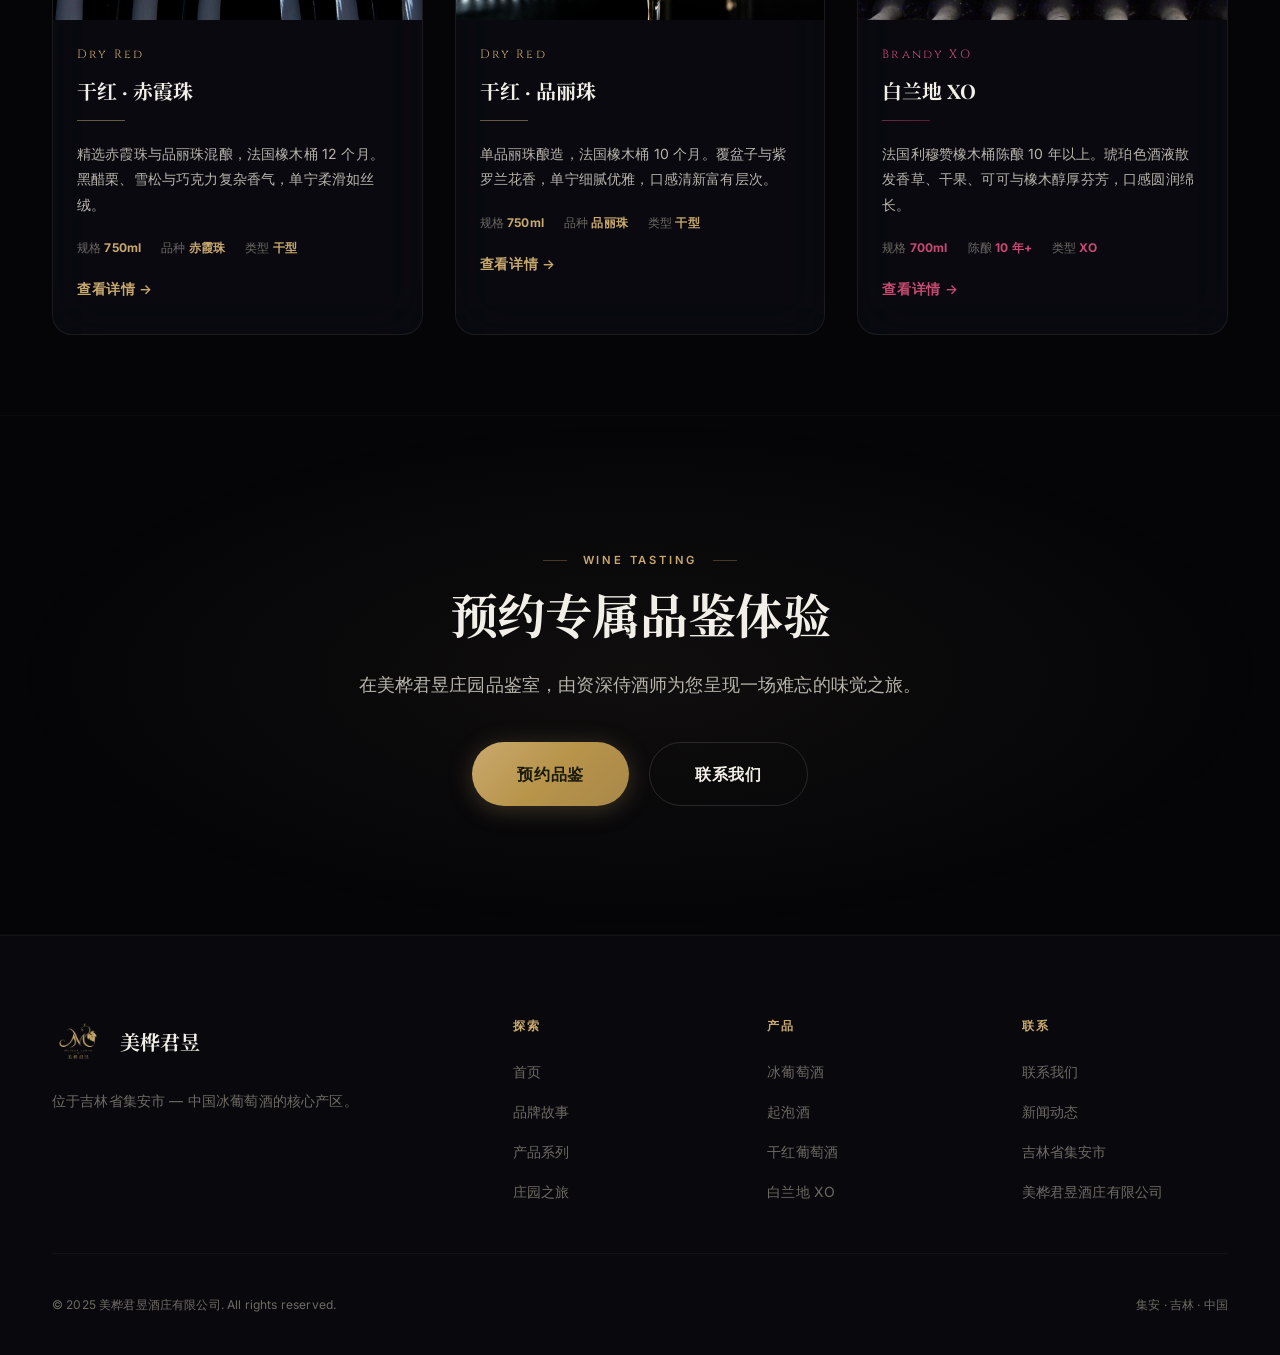
<file: 2/products/index.html>
<!DOCTYPE html>
<html lang="zh-CN">
<head>
<meta charset="UTF-8">
<meta name="viewport" content="width=device-width, initial-scale=1.0">
<meta name="description" content="美桦君昱产品系列 — 冰葡萄酒、起泡酒、干红葡萄酒、白兰地XO，探索集安风土的极致表达">
<title>产品系列 | 美桦君昱</title>
<link href="https://fonts.googleapis.com/css2?family=Cinzel:wght@400;500;600;700&family=Inter:wght@300;400;500;600;700;800;900&family=Noto+Serif+SC:wght@400;500;600;700;900&family=Playfair+Display:ital,wght@0,400;0,500;0,600;0,700;0,800;1,400;1,500&display=swap" rel="stylesheet">
<link rel="stylesheet" href="../css/main.css">
</head>
<body>

<div class="page-transition" aria-hidden="true"></div>

<nav class="nav scrolled" role="navigation">
  <div class="nav-brand">
    <a href="../index.html"><img src="../img/logo-nav-v3.png" alt="美桦君昱" class="nav-logo-img"></a>
    <span class="nav-brand-text latin" style="font-size:0.75rem;color:var(--text-muted);letter-spacing:0.15em;">MEI HUA JUN YU</span>
  </div>
  <ul class="nav-links">
    <li><a href="../index.html">首页</a></li><li><a href="../about/index.html">品牌故事</a></li>
    <li><a href="index.html" class="active">产品系列</a></li><li><a href="../tourism/index.html">庄园之旅</a></li>
    <li><a href="../news/index.html">新闻动态</a></li><li><a href="../contact/index.html">联系我们</a></li>
  </ul>
  <button class="nav-toggle" aria-label="打开菜单"><span></span><span></span><span></span></button>
</nav>
<div class="mobile-nav" aria-hidden="true">
  <button class="mobile-nav-close" aria-label="关闭菜单">&times;</button>
  <a href="../index.html">首页</a><a href="../about/index.html">品牌故事</a><a href="index.html">产品系列</a><a href="../tourism/index.html">庄园之旅</a><a href="../news/index.html">新闻动态</a><a href="../contact/index.html">联系我们</a>
</div>

<section class="page-hero">
  <div class="page-hero-bg"><img src="../img/photos/photo-1557871318-4136a587b30a.jpg" alt="产品系列"></div>
  <div class="page-hero-content">
    <span class="section-label">Our Collection</span>
    <h1 class="page-hero-title">产品系列</h1>
    <p class="page-hero-subtitle">集安风土的极致表达</p>
    <div class="glass-divider" style="margin-top:var(--space-6);"></div>
  </div>
</section>

<div class="container"><div class="breadcrumb"><a href="../index.html">首页</a> <span>/</span> <span>产品系列</span></div></div>

<section class="section-sm">
  <div class="container">
    <div class="filter-bar reveal">
      <button class="filter-btn active" data-filter="all">全部</button>
      <button class="filter-btn" data-filter="icewine">冰葡萄酒</button>
      <button class="filter-btn" data-filter="sparkling">起泡酒</button>
      <button class="filter-btn" data-filter="dryred">干红葡萄酒</button>
      <button class="filter-btn" data-filter="brandy">白兰地 XO</button>
    </div>

    <div class="grid-3" style="margin-top:var(--space-10);">
      <!-- Ice Wine 375ml -->
      <div class="wine-card reveal" data-category="icewine">
        <div class="wine-card-img"><img src="../img/photos/photo-1557871318-4136a587b30a.jpg" alt="冰葡萄酒 375ml" loading="lazy"><div class="wine-card-badge">旗舰款</div></div>
        <div class="wine-card-body">
          <div class="wine-card-type">Icewine</div><h4 class="wine-card-name">冰葡萄酒 · 威代尔</h4><div class="wine-card-line"></div>
          <p class="wine-card-desc">-8&deg;C 自然冰冻采摘，金黄琥珀色泽。蜜糖、杏干与热带水果馥郁芬芳，甘甜与酸度完美平衡。</p>
          <div class="wine-card-meta"><div>规格 <strong style="color:var(--gold);">375ml</strong></div><div>品种 <strong style="color:var(--gold);">威代尔</strong></div><div>类型 <strong style="color:var(--gold);">甜型</strong></div></div>
          <a href="detail.html" style="display:inline-block;margin-top:1.25rem;color:var(--gold);font-size:0.85rem;font-weight:600;letter-spacing:0.05em;">查看详情 →</a>
        </div>
      </div>
      <!-- Ice Wine 180ml -->
      <div class="wine-card reveal reveal-delay-1" data-category="icewine">
        <div class="wine-card-img"><img src="../img/photos/photo-1640785771979-b85145443664.jpg" alt="冰葡萄酒 180ml" loading="lazy"></div>
        <div class="wine-card-body">
          <div class="wine-card-type">Icewine</div><h4 class="wine-card-name">冰葡萄酒 · 北冰红</h4><div class="wine-card-line"></div>
          <p class="wine-card-desc">精选北冰红葡萄，精致 180ml 瓶身。深宝石红色，蜂蜜与红莓交织，口感圆润饱满。</p>
          <div class="wine-card-meta"><div>规格 <strong style="color:var(--gold);">180ml</strong></div><div>品种 <strong style="color:var(--gold);">北冰红</strong></div><div>类型 <strong style="color:var(--gold);">甜型</strong></div></div>
          <a href="detail.html" style="display:inline-block;margin-top:1.25rem;color:var(--gold);font-size:0.85rem;font-weight:600;letter-spacing:0.05em;">查看详情 →</a>
        </div>
      </div>
      <!-- Sparkling -->
      <div class="wine-card reveal reveal-delay-2" data-category="sparkling">
        <div class="wine-card-img"><img src="../img/photos/photo-1586636539865-52064fb82ba3.jpg" alt="起泡酒" loading="lazy"></div>
        <div class="wine-card-body">
          <div class="wine-card-type">Sparkling</div><h4 class="wine-card-name">起泡酒 · 霞多丽</h4><div class="wine-card-line"></div>
          <p class="wine-card-desc">传统瓶内二次发酵，细腻持久气泡升腾。柑橘、白花与烤面包香气层叠，活泼酸度带来愉悦开场。</p>
          <div class="wine-card-meta"><div>规格 <strong style="color:var(--gold);">750ml</strong></div><div>品种 <strong style="color:var(--gold);">霞多丽</strong></div><div>类型 <strong style="color:var(--gold);">干型</strong></div></div>
          <a href="detail.html" style="display:inline-block;margin-top:1.25rem;color:var(--gold);font-size:0.85rem;font-weight:600;letter-spacing:0.05em;">查看详情 →</a>
        </div>
      </div>
      <!-- Dry Red Cab -->
      <div class="wine-card reveal" data-category="dryred">
        <div class="wine-card-img"><img src="../img/photos/photo-1554230561-31bdc707b537.jpg" alt="干红赤霞珠" loading="lazy"></div>
        <div class="wine-card-body">
          <div class="wine-card-type">Dry Red</div><h4 class="wine-card-name">干红 · 赤霞珠</h4><div class="wine-card-line"></div>
          <p class="wine-card-desc">精选赤霞珠与品丽珠混酿，法国橡木桶 12 个月。黑醋栗、雪松与巧克力复杂香气，单宁柔滑如丝绒。</p>
          <div class="wine-card-meta"><div>规格 <strong style="color:var(--gold);">750ml</strong></div><div>品种 <strong style="color:var(--gold);">赤霞珠</strong></div><div>类型 <strong style="color:var(--gold);">干型</strong></div></div>
          <a href="detail.html" style="display:inline-block;margin-top:1.25rem;color:var(--gold);font-size:0.85rem;font-weight:600;letter-spacing:0.05em;">查看详情 →</a>
        </div>
      </div>
      <!-- Dry Red Cab Franc -->
      <div class="wine-card reveal" data-category="dryred">
        <div class="wine-card-img"><img src="../img/photos/photo-1547595628-c61a29f496f0.jpg" alt="干红品丽珠" loading="lazy"></div>
        <div class="wine-card-body">
          <div class="wine-card-type">Dry Red</div><h4 class="wine-card-name">干红 · 品丽珠</h4><div class="wine-card-line"></div>
          <p class="wine-card-desc">单品丽珠酿造，法国橡木桶 10 个月。覆盆子与紫罗兰花香，单宁细腻优雅，口感清新富有层次。</p>
          <div class="wine-card-meta"><div>规格 <strong style="color:var(--gold);">750ml</strong></div><div>品种 <strong style="color:var(--gold);">品丽珠</strong></div><div>类型 <strong style="color:var(--gold);">干型</strong></div></div>
          <a href="detail.html" style="display:inline-block;margin-top:1.25rem;color:var(--gold);font-size:0.85rem;font-weight:600;letter-spacing:0.05em;">查看详情 →</a>
        </div>
      </div>
      <!-- Brandy XO -->
      <div class="wine-card reveal" data-category="brandy">
        <div class="wine-card-img"><img src="../img/photos/photo-1560089168-4169937e37d5.jpg" alt="白兰地 XO" loading="lazy"></div>
        <div class="wine-card-body">
          <div class="wine-card-type" style="color:var(--wine-light);">Brandy XO</div><h4 class="wine-card-name">白兰地 XO</h4><div class="wine-card-line" style="background:var(--gradient-wine);"></div>
          <p class="wine-card-desc">法国利穆赞橡木桶陈酿 10 年以上。琥珀色酒液散发香草、干果、可可与橡木醇厚芬芳，口感圆润绵长。</p>
          <div class="wine-card-meta"><div>规格 <strong style="color:var(--wine-light);">700ml</strong></div><div>陈酿 <strong style="color:var(--wine-light);">10 年+</strong></div><div>类型 <strong style="color:var(--wine-light);">XO</strong></div></div>
          <a href="detail.html" style="display:inline-block;margin-top:1.25rem;color:var(--wine-light);font-size:0.85rem;font-weight:600;letter-spacing:0.05em;">查看详情 →</a>
        </div>
      </div>
    </div>
  </div>
</section>

<section class="cta-section">
  <div class="cta-content">
    <span class="section-label reveal">Wine Tasting</span>
    <h2 class="heading-xl reveal">预约专属品鉴体验</h2>
    <p class="reveal reveal-delay-1">在美桦君昱庄园品鉴室，由资深侍酒师为您呈现一场难忘的味觉之旅。</p>
    <div class="cta-buttons reveal reveal-delay-2">
      <a href="../tourism/index.html" class="btn btn-primary btn-lg">预约品鉴</a>
      <a href="../contact/index.html" class="btn btn-glass btn-lg">联系我们</a>
    </div>
  </div>
</section>

<footer class="footer" role="contentinfo">
  <div class="container">
    <div class="footer-grid">
      <div><div class="footer-brand"><img src="../img/logo-web-v3.png" alt="美桦君昱" class="footer-logo"><span class="footer-brand-name">美桦君昱</span></div><p class="footer-desc">位于吉林省集安市 — 中国冰葡萄酒的核心产区。</p></div>
      <div><h6>探索</h6><ul><li><a href="../index.html">首页</a></li><li><a href="../about/index.html">品牌故事</a></li><li><a href="index.html">产品系列</a></li><li><a href="../tourism/index.html">庄园之旅</a></li></ul></div>
      <div><h6>产品</h6><ul><li><a href="index.html">冰葡萄酒</a></li><li><a href="index.html">起泡酒</a></li><li><a href="index.html">干红葡萄酒</a></li><li><a href="index.html">白兰地 XO</a></li></ul></div>
      <div><h6>联系</h6><ul><li><a href="../contact/index.html">联系我们</a></li><li><a href="../news/index.html">新闻动态</a></li><li><a href="#">吉林省集安市</a></li><li><a href="#">美桦君昱酒庄有限公司</a></li></ul></div>
    </div>
    <div class="footer-bottom"><span>&copy; 2025 美桦君昱酒庄有限公司. All rights reserved.</span><span>集安 · 吉林 · 中国</span></div>
  </div>
</footer>
<button class="back-to-top" aria-label="返回顶部"><svg width="16" height="16" viewBox="0 0 24 24" fill="none" stroke="currentColor" stroke-width="2"><path d="M18 15l-6-6-6 6"/></svg></button>
<script src="../js/main.js"></script>
</body>
</html>
</file>
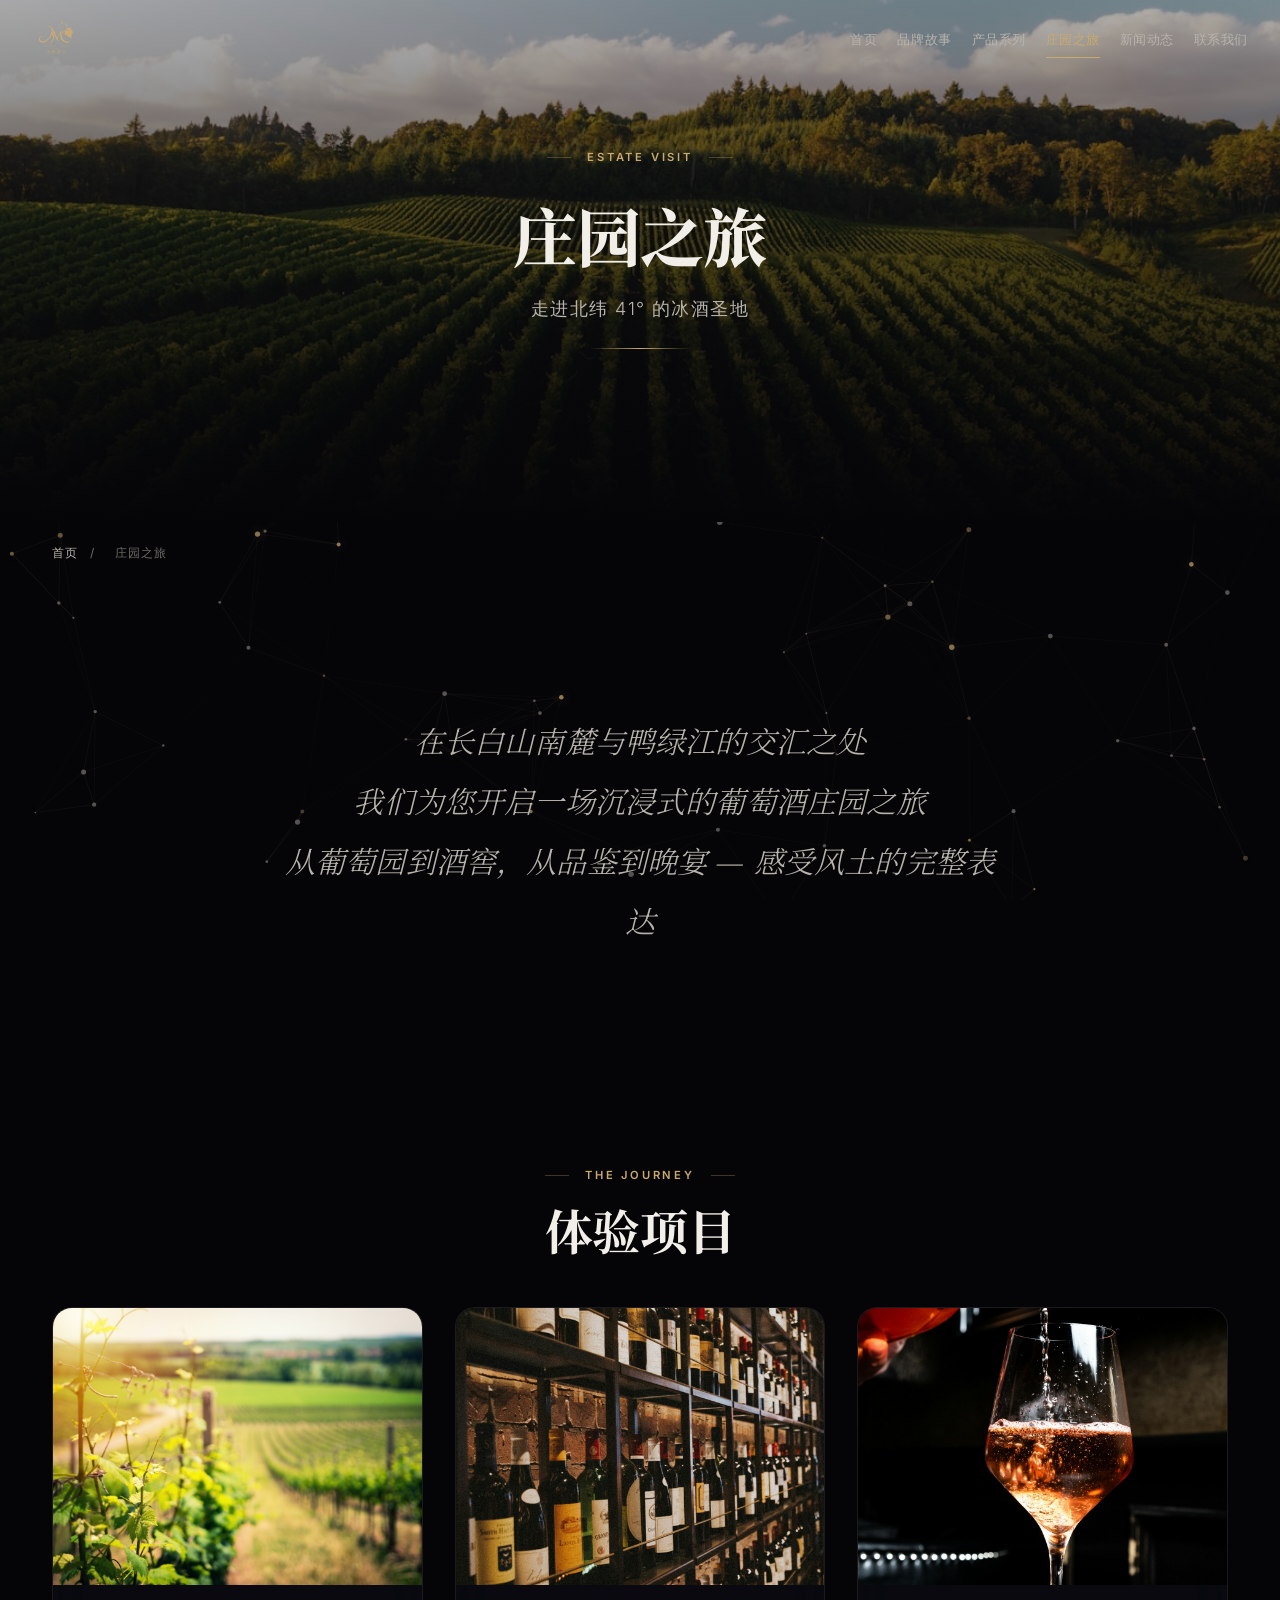
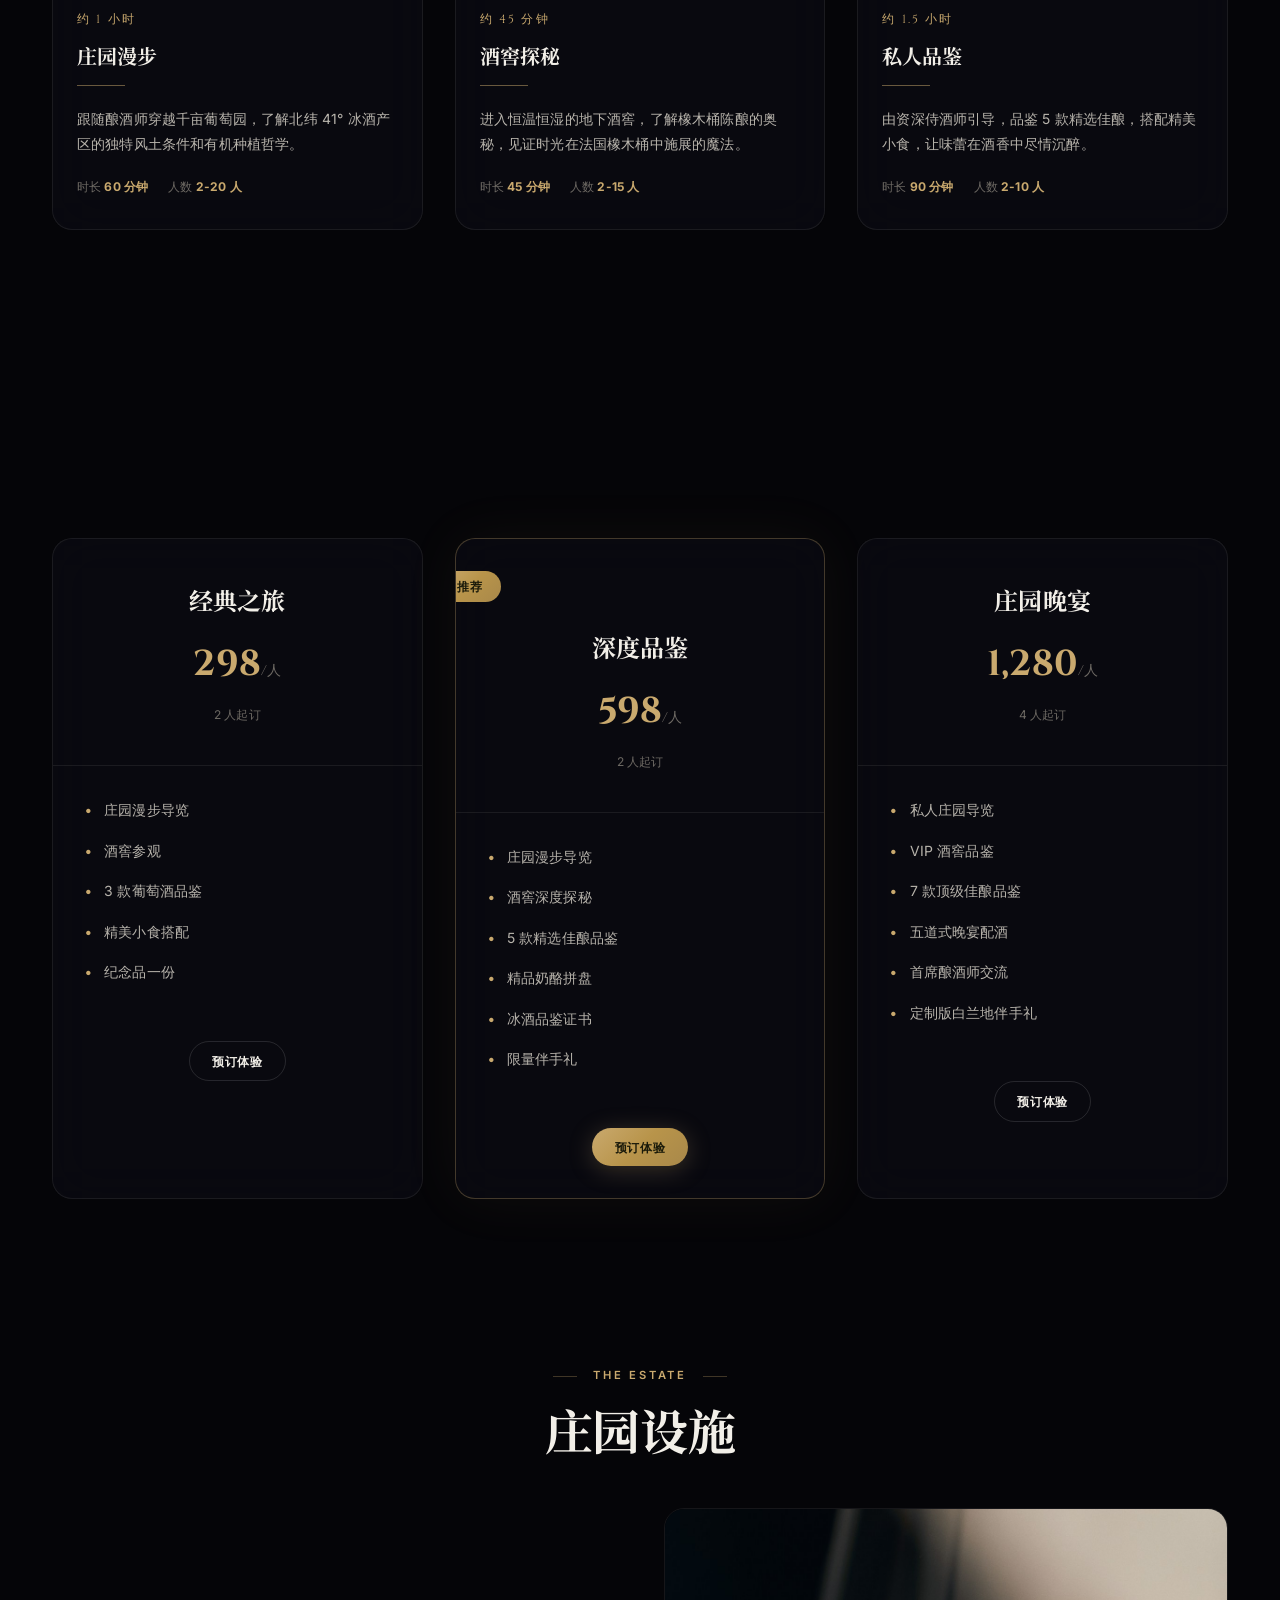
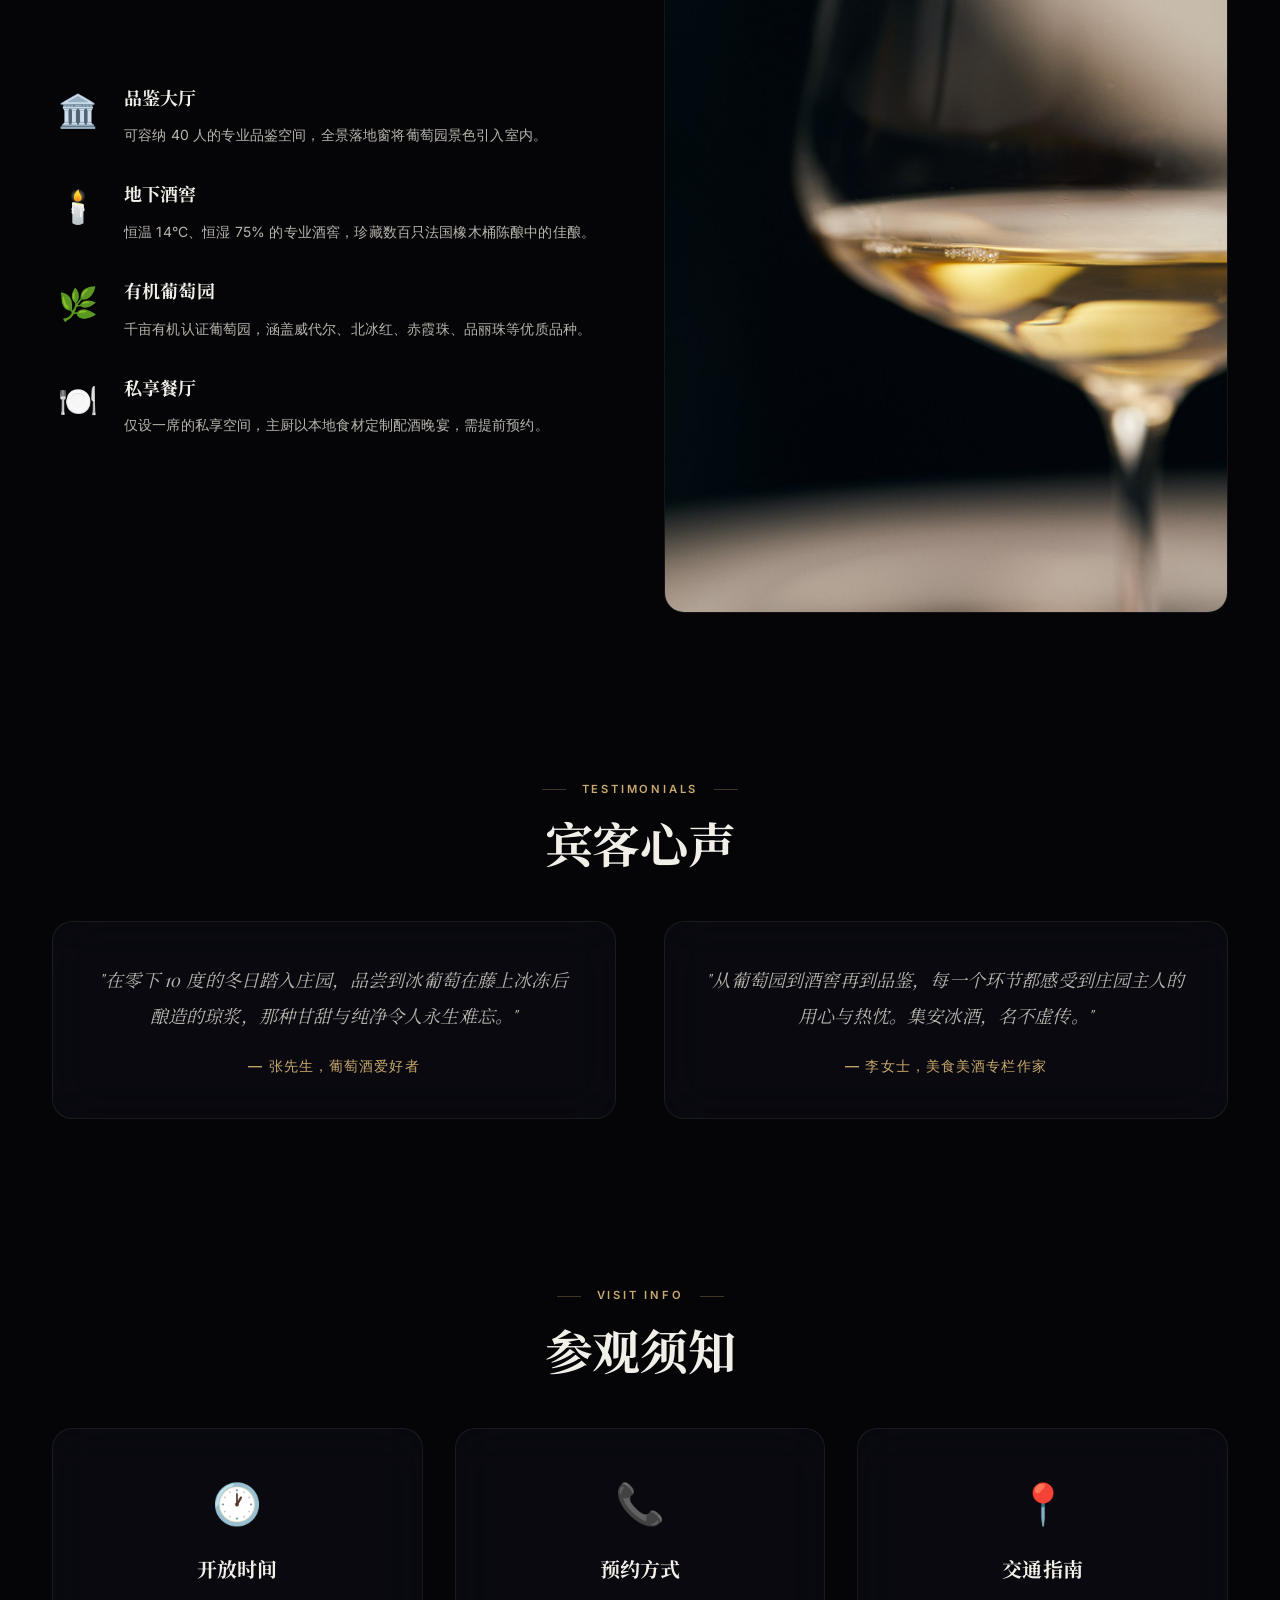
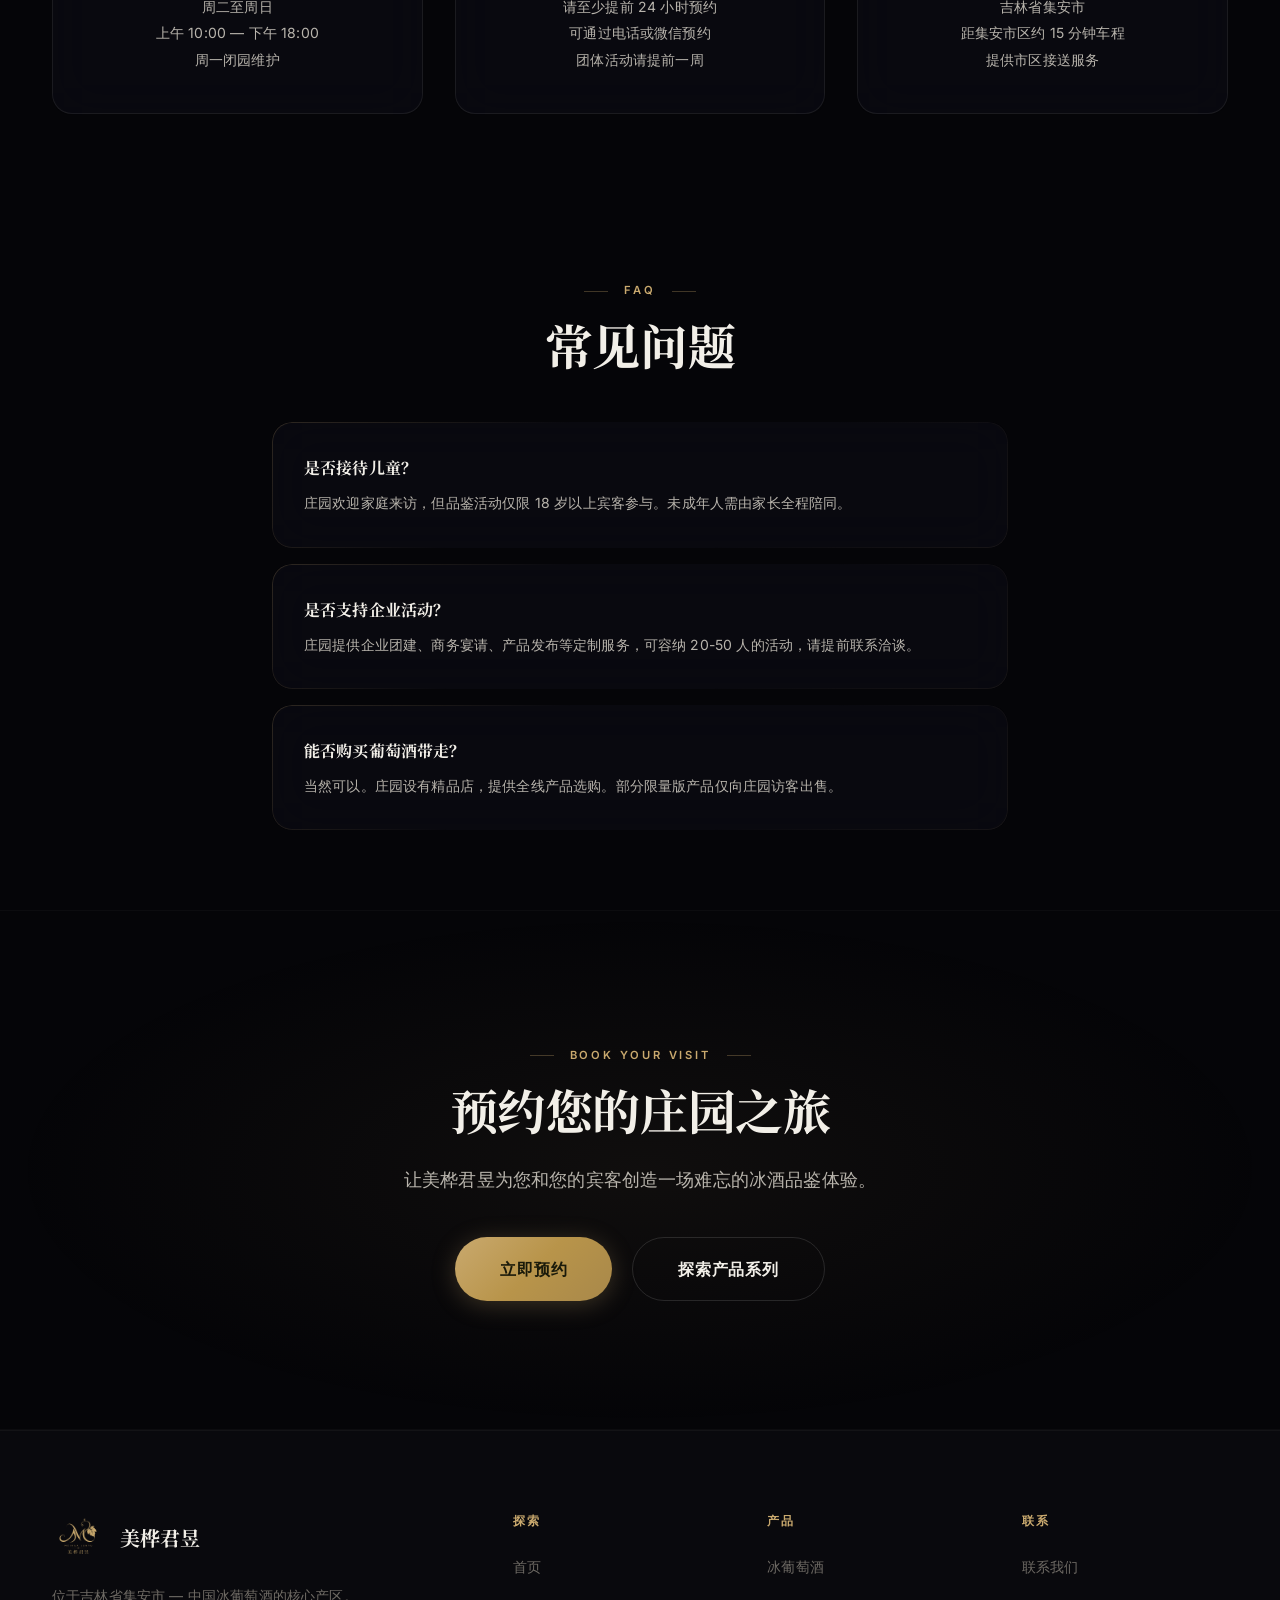
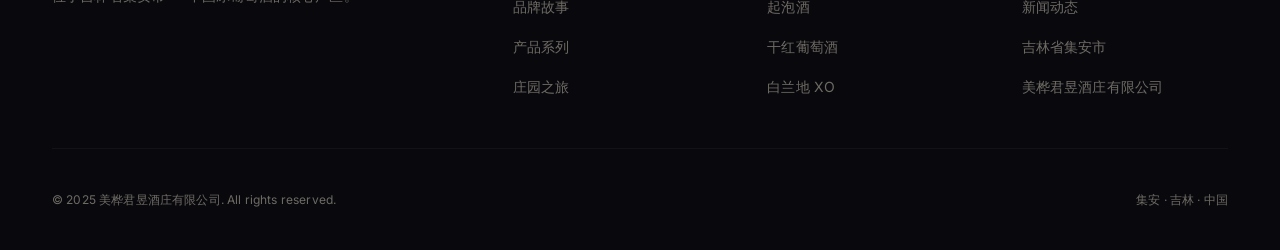
<file: 2/tourism/index.html>
<!DOCTYPE html>
<html lang="zh-CN">
<head>
<meta charset="UTF-8">
<meta name="viewport" content="width=device-width, initial-scale=1.0">
<meta name="description" content="美桦君昱庄园之旅 — 预约品鉴体验，探索北纬41°冰酒庄园，私人导览、精品品鉴、庄园晚宴">
<title>庄园之旅 | 美桦君昱</title>
<link href="https://fonts.googleapis.com/css2?family=Cinzel:wght@400;500;600;700&family=Inter:wght@300;400;500;600;700;800;900&family=Noto+Serif+SC:wght@400;500;600;700;900&family=Playfair+Display:ital,wght@0,400;0,500;0,600;0,700;0,800;1,400;1,500&display=swap" rel="stylesheet">
<link rel="stylesheet" href="../css/main.css">
</head>
<body>

<div class="page-transition" aria-hidden="true"></div>

<nav class="nav scrolled" role="navigation">
  <div class="nav-brand">
    <a href="../index.html"><img src="../img/logo-nav-v3.png" alt="美桦君昱" class="nav-logo-img"></a>
    <span class="nav-brand-text latin" style="font-size:0.75rem;color:var(--text-muted);letter-spacing:0.15em;">MEI HUA JUN YU</span>
  </div>
  <ul class="nav-links">
    <li><a href="../index.html">首页</a></li><li><a href="../about/index.html">品牌故事</a></li>
    <li><a href="../products/index.html">产品系列</a></li><li><a href="index.html" class="active">庄园之旅</a></li>
    <li><a href="../news/index.html">新闻动态</a></li><li><a href="../contact/index.html">联系我们</a></li>
  </ul>
  <button class="nav-toggle" aria-label="打开菜单"><span></span><span></span><span></span></button>
</nav>
<div class="mobile-nav" aria-hidden="true">
  <button class="mobile-nav-close" aria-label="关闭菜单">&times;</button>
  <a href="../index.html">首页</a><a href="../about/index.html">品牌故事</a><a href="../products/index.html">产品系列</a><a href="index.html">庄园之旅</a><a href="../news/index.html">新闻动态</a><a href="../contact/index.html">联系我们</a>
</div>

<section class="page-hero">
  <div class="page-hero-bg"><img src="../img/photos/photo-1563514227147-6d2ff665a6a0.jpg" alt="庄园之旅"></div>
  <div class="page-hero-content">
    <span class="section-label">Estate Visit</span>
    <h1 class="page-hero-title">庄园之旅</h1>
    <p class="page-hero-subtitle">走进北纬 41&deg; 的冰酒圣地</p>
    <div class="glass-divider" style="margin-top:var(--space-6);"></div>
  </div>
</section>

<div class="container"><div class="breadcrumb"><a href="../index.html">首页</a> <span>/</span> <span>庄园之旅</span></div></div>

<section class="section-sm">
  <div class="container container-narrow">
    <div class="quote reveal">在长白山南麓与鸭绿江的交汇之处<br>我们为您开启一场沉浸式的葡萄酒庄园之旅<br>从葡萄园到酒窖，从品鉴到晚宴 — 感受风土的完整表达</div>
  </div>
</section>

<section class="section-sm">
  <div class="container">
    <div class="section-header"><span class="section-label reveal">The Journey</span><h2 class="heading-xl reveal">体验项目</h2></div>
    <div class="grid-3">
      <div class="package-card reveal">
        <div class="wine-card-img"><img src="../img/photos/photo-1526137630052-dc2c4693f0d5.jpg" alt="庄园漫步" loading="lazy"></div>
        <div class="wine-card-body">
          <div class="wine-card-type">约 1 小时</div>
          <h4 class="wine-card-name">庄园漫步</h4>
          <div class="wine-card-line"></div>
          <p class="wine-card-desc">跟随酿酒师穿越千亩葡萄园，了解北纬 41&deg; 冰酒产区的独特风土条件和有机种植哲学。</p>
          <div class="wine-card-meta"><div>时长 <strong style="color:var(--gold);">60 分钟</strong></div><div>人数 <strong style="color:var(--gold);">2-20 人</strong></div></div>
        </div>
      </div>
      <div class="package-card reveal reveal-delay-1">
        <div class="wine-card-img"><img src="../img/photos/photo-1578911373434-0cb395d2cbfb.jpg" alt="酒窖探秘" loading="lazy"></div>
        <div class="wine-card-body">
          <div class="wine-card-type">约 45 分钟</div>
          <h4 class="wine-card-name">酒窖探秘</h4>
          <div class="wine-card-line"></div>
          <p class="wine-card-desc">进入恒温恒湿的地下酒窖，了解橡木桶陈酿的奥秘，见证时光在法国橡木桶中施展的魔法。</p>
          <div class="wine-card-meta"><div>时长 <strong style="color:var(--gold);">45 分钟</strong></div><div>人数 <strong style="color:var(--gold);">2-15 人</strong></div></div>
        </div>
      </div>
      <div class="package-card reveal reveal-delay-2">
        <div class="wine-card-img"><img src="../img/photos/photo-1547595628-c61a29f496f0.jpg" alt="私人品鉴" loading="lazy"></div>
        <div class="wine-card-body">
          <div class="wine-card-type">约 1.5 小时</div>
          <h4 class="wine-card-name">私人品鉴</h4>
          <div class="wine-card-line"></div>
          <p class="wine-card-desc">由资深侍酒师引导，品鉴 5 款精选佳酿，搭配精美小食，让味蕾在酒香中尽情沉醉。</p>
          <div class="wine-card-meta"><div>时长 <strong style="color:var(--gold);">90 分钟</strong></div><div>人数 <strong style="color:var(--gold);">2-10 人</strong></div></div>
        </div>
      </div>
    </div>
  </div>
</section>

<section class="section-sm">
  <div class="container">
    <div class="section-header"><span class="section-label reveal">Packages</span><h2 class="heading-xl reveal">精选套餐</h2></div>
    <div class="grid-3">
      <div class="package-card reveal">
        <div class="package-card-header">
          <h3>经典之旅</h3>
          <div class="package-card-price">298<span>/人</span></div>
          <p style="font-size:var(--text-xs);color:var(--text-muted);margin-top:var(--space-2);">2 人起订</p>
        </div>
        <div class="package-card-body">
          <ul>
            <li><span style="color:var(--gold);font-weight:700;">•</span> 庄园漫步导览</li>
            <li><span style="color:var(--gold);font-weight:700;">•</span> 酒窖参观</li>
            <li><span style="color:var(--gold);font-weight:700;">•</span> 3 款葡萄酒品鉴</li>
            <li><span style="color:var(--gold);font-weight:700;">•</span> 精美小食搭配</li>
            <li><span style="color:var(--gold);font-weight:700;">•</span> 纪念品一份</li>
          </ul>
        </div>
        <div class="package-card-footer"><a href="../contact/index.html" class="btn btn-glass btn-sm">预订体验</a></div>
      </div>
      <div class="package-card featured reveal reveal-delay-1">
        <div class="wine-card-badge" style="position:relative;display:inline-block;margin-top:var(--space-4);">推荐</div>
        <div class="package-card-header">
          <h3>深度品鉴</h3>
          <div class="package-card-price">598<span>/人</span></div>
          <p style="font-size:var(--text-xs);color:var(--text-muted);margin-top:var(--space-2);">2 人起订</p>
        </div>
        <div class="package-card-body">
          <ul>
            <li><span style="color:var(--gold);font-weight:700;">•</span> 庄园漫步导览</li>
            <li><span style="color:var(--gold);font-weight:700;">•</span> 酒窖深度探秘</li>
            <li><span style="color:var(--gold);font-weight:700;">•</span> 5 款精选佳酿品鉴</li>
            <li><span style="color:var(--gold);font-weight:700;">•</span> 精品奶酪拼盘</li>
            <li><span style="color:var(--gold);font-weight:700;">•</span> 冰酒品鉴证书</li>
            <li><span style="color:var(--gold);font-weight:700;">•</span> 限量伴手礼</li>
          </ul>
        </div>
        <div class="package-card-footer"><a href="../contact/index.html" class="btn btn-primary btn-sm">预订体验</a></div>
      </div>
      <div class="package-card reveal reveal-delay-2">
        <div class="package-card-header">
          <h3>庄园晚宴</h3>
          <div class="package-card-price">1,280<span>/人</span></div>
          <p style="font-size:var(--text-xs);color:var(--text-muted);margin-top:var(--space-2);">4 人起订</p>
        </div>
        <div class="package-card-body">
          <ul>
            <li><span style="color:var(--gold);font-weight:700;">•</span> 私人庄园导览</li>
            <li><span style="color:var(--gold);font-weight:700;">•</span> VIP 酒窖品鉴</li>
            <li><span style="color:var(--gold);font-weight:700;">•</span> 7 款顶级佳酿品鉴</li>
            <li><span style="color:var(--gold);font-weight:700;">•</span> 五道式晚宴配酒</li>
            <li><span style="color:var(--gold);font-weight:700;">•</span> 首席酿酒师交流</li>
            <li><span style="color:var(--gold);font-weight:700;">•</span> 定制版白兰地伴手礼</li>
          </ul>
        </div>
        <div class="package-card-footer"><a href="../contact/index.html" class="btn btn-glass btn-sm">预订体验</a></div>
      </div>
    </div>
  </div>
</section>

<section class="section-sm">
  <div class="container">
    <div class="section-header"><span class="section-label reveal">The Estate</span><h2 class="heading-xl reveal">庄园设施</h2></div>
    <div class="grid-2">
      <div class="reveal-left">
        <div class="feature-list">
          <div class="feature-item">
            <div class="feature-item-icon">🏛️</div>
            <div class="feature-item-content"><h4>品鉴大厅</h4><p>可容纳 40 人的专业品鉴空间，全景落地窗将葡萄园景色引入室内。</p></div>
          </div>
          <div class="feature-item">
            <div class="feature-item-icon">🕯️</div>
            <div class="feature-item-content"><h4>地下酒窖</h4><p>恒温 14&deg;C、恒湿 75% 的专业酒窖，珍藏数百只法国橡木桶陈酿中的佳酿。</p></div>
          </div>
          <div class="feature-item">
            <div class="feature-item-icon">🌿</div>
            <div class="feature-item-content"><h4>有机葡萄园</h4><p>千亩有机认证葡萄园，涵盖威代尔、北冰红、赤霞珠、品丽珠等优质品种。</p></div>
          </div>
          <div class="feature-item">
            <div class="feature-item-icon">🍽️</div>
            <div class="feature-item-content"><h4>私享餐厅</h4><p>仅设一席的私享空间，主厨以本地食材定制配酒晚宴，需提前预约。</p></div>
          </div>
        </div>
      </div>
      <div class="reveal-right">
        <div class="img-card" style="aspect-ratio:4/5;"><img src="../img/photos/photo-1585553616435-2dc0a54e271d.jpg" alt="庄园品鉴厅" loading="lazy"></div>
      </div>
    </div>
  </div>
</section>

<section class="section-sm">
  <div class="container">
    <div class="section-header"><span class="section-label reveal">Testimonials</span><h2 class="heading-xl reveal">宾客心声</h2></div>
    <div class="grid-2">
      <div class="testimonial reveal">
        <p class="testimonial-text">"在零下 10 度的冬日踏入庄园，品尝到冰葡萄在藤上冰冻后酿造的琼浆，那种甘甜与纯净令人永生难忘。"</p>
        <p class="testimonial-author">— 张先生，葡萄酒爱好者</p>
      </div>
      <div class="testimonial reveal reveal-delay-1">
        <p class="testimonial-text">"从葡萄园到酒窖再到品鉴，每一个环节都感受到庄园主人的用心与热忱。集安冰酒，名不虚传。"</p>
        <p class="testimonial-author">— 李女士，美食美酒专栏作家</p>
      </div>
    </div>
  </div>
</section>

<section class="section-sm">
  <div class="container">
    <div class="section-header"><span class="section-label reveal">Visit Info</span><h2 class="heading-xl reveal">参观须知</h2></div>
    <div class="grid-3">
      <div class="glass reveal" style="padding:var(--space-10);text-align:center;">
        <div style="font-size:2.5rem;margin-bottom:var(--space-3);">🕐</div>
        <h4 style="font-family:var(--font-display);font-size:var(--text-xl);margin-bottom:var(--space-2);">开放时间</h4>
        <p style="color:var(--text-secondary);font-size:var(--text-sm);line-height:1.9;">周二至周日<br>上午 10:00 — 下午 18:00<br>周一闭园维护</p>
      </div>
      <div class="glass reveal reveal-delay-1" style="padding:var(--space-10);text-align:center;">
        <div style="font-size:2.5rem;margin-bottom:var(--space-3);">📞</div>
        <h4 style="font-family:var(--font-display);font-size:var(--text-xl);margin-bottom:var(--space-2);">预约方式</h4>
        <p style="color:var(--text-secondary);font-size:var(--text-sm);line-height:1.9;">请至少提前 24 小时预约<br>可通过电话或微信预约<br>团体活动请提前一周</p>
      </div>
      <div class="glass reveal reveal-delay-2" style="padding:var(--space-10);text-align:center;">
        <div style="font-size:2.5rem;margin-bottom:var(--space-3);">📍</div>
        <h4 style="font-family:var(--font-display);font-size:var(--text-xl);margin-bottom:var(--space-2);">交通指南</h4>
        <p style="color:var(--text-secondary);font-size:var(--text-sm);line-height:1.9;">吉林省集安市<br>距集安市区约 15 分钟车程<br>提供市区接送服务</p>
      </div>
    </div>
  </div>
</section>

<section class="section-sm">
  <div class="container container-narrow">
    <div class="section-header"><span class="section-label reveal">FAQ</span><h2 class="heading-xl reveal">常见问题</h2></div>
    <div class="glass-border reveal" style="padding:var(--space-8);margin-bottom:var(--space-4);">
      <h4 style="font-family:var(--font-display);margin-bottom:var(--space-2);">是否接待儿童？</h4>
      <p style="color:var(--text-secondary);font-size:var(--text-sm);line-height:1.8;">庄园欢迎家庭来访，但品鉴活动仅限 18 岁以上宾客参与。未成年人需由家长全程陪同。</p>
    </div>
    <div class="glass-border reveal reveal-delay-1" style="padding:var(--space-8);margin-bottom:var(--space-4);">
      <h4 style="font-family:var(--font-display);margin-bottom:var(--space-2);">是否支持企业活动？</h4>
      <p style="color:var(--text-secondary);font-size:var(--text-sm);line-height:1.8;">庄园提供企业团建、商务宴请、产品发布等定制服务，可容纳 20-50 人的活动，请提前联系洽谈。</p>
    </div>
    <div class="glass-border reveal reveal-delay-2" style="padding:var(--space-8);">
      <h4 style="font-family:var(--font-display);margin-bottom:var(--space-2);">能否购买葡萄酒带走？</h4>
      <p style="color:var(--text-secondary);font-size:var(--text-sm);line-height:1.8;">当然可以。庄园设有精品店，提供全线产品选购。部分限量版产品仅向庄园访客出售。</p>
    </div>
  </div>
</section>

<section class="cta-section">
  <div class="cta-content">
    <span class="section-label reveal">Book Your Visit</span>
    <h2 class="heading-xl reveal">预约您的庄园之旅</h2>
    <p class="reveal reveal-delay-1">让美桦君昱为您和您的宾客创造一场难忘的冰酒品鉴体验。</p>
    <div class="cta-buttons reveal reveal-delay-2">
      <a href="../contact/index.html" class="btn btn-primary btn-lg">立即预约</a>
      <a href="../products/index.html" class="btn btn-glass btn-lg">探索产品系列</a>
    </div>
  </div>
</section>

<footer class="footer" role="contentinfo">
  <div class="container">
    <div class="footer-grid">
      <div><div class="footer-brand"><img src="../img/logo-web-v3.png" alt="美桦君昱" class="footer-logo"><span class="footer-brand-name">美桦君昱</span></div><p class="footer-desc">位于吉林省集安市 — 中国冰葡萄酒的核心产区。</p></div>
      <div><h6>探索</h6><ul><li><a href="../index.html">首页</a></li><li><a href="../about/index.html">品牌故事</a></li><li><a href="../products/index.html">产品系列</a></li><li><a href="index.html">庄园之旅</a></li></ul></div>
      <div><h6>产品</h6><ul><li><a href="../products/index.html">冰葡萄酒</a></li><li><a href="../products/index.html">起泡酒</a></li><li><a href="../products/index.html">干红葡萄酒</a></li><li><a href="../products/index.html">白兰地 XO</a></li></ul></div>
      <div><h6>联系</h6><ul><li><a href="../contact/index.html">联系我们</a></li><li><a href="../news/index.html">新闻动态</a></li><li><a href="#">吉林省集安市</a></li><li><a href="#">美桦君昱酒庄有限公司</a></li></ul></div>
    </div>
    <div class="footer-bottom"><span>&copy; 2025 美桦君昱酒庄有限公司. All rights reserved.</span><span>集安 · 吉林 · 中国</span></div>
  </div>
</footer>
<button class="back-to-top" aria-label="返回顶部"><svg width="16" height="16" viewBox="0 0 24 24" fill="none" stroke="currentColor" stroke-width="2"><path d="M18 15l-6-6-6 6"/></svg></button>
<script src="../js/main.js"></script>
</body>
</html>
</file>
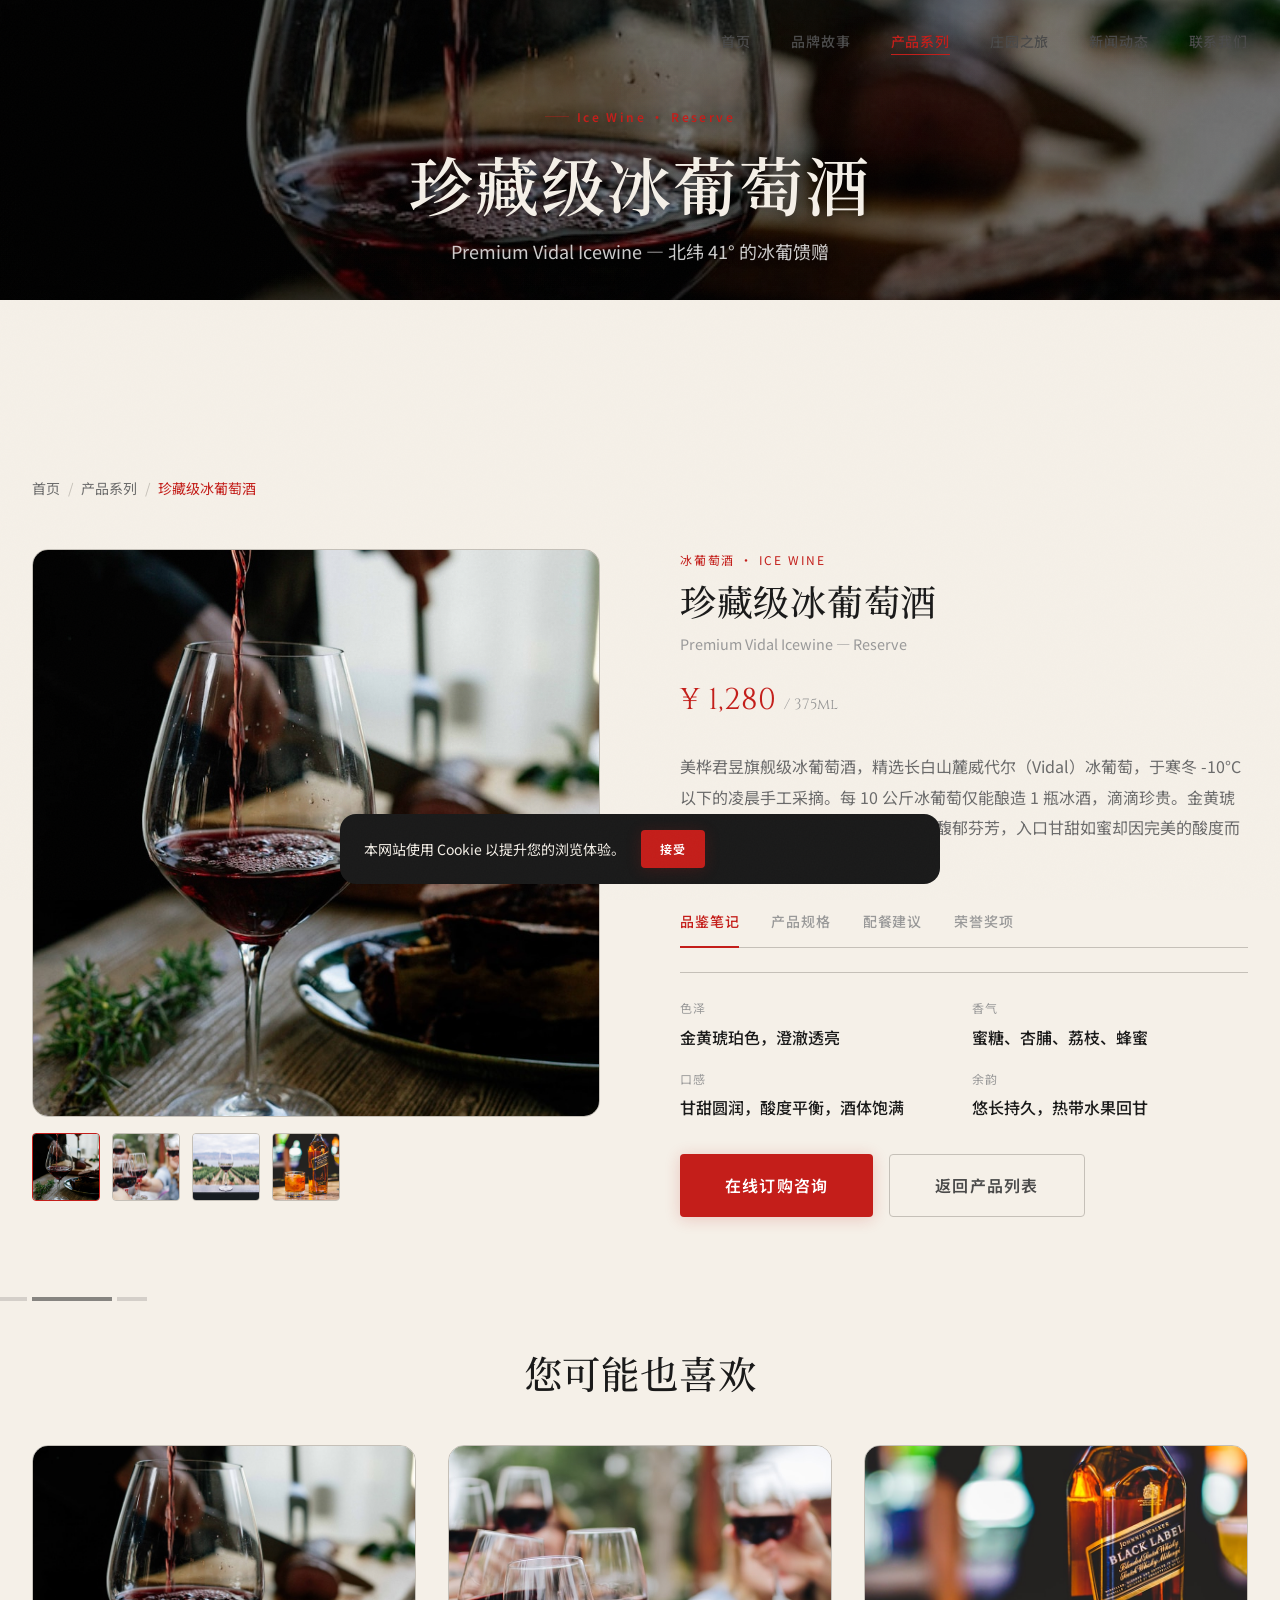
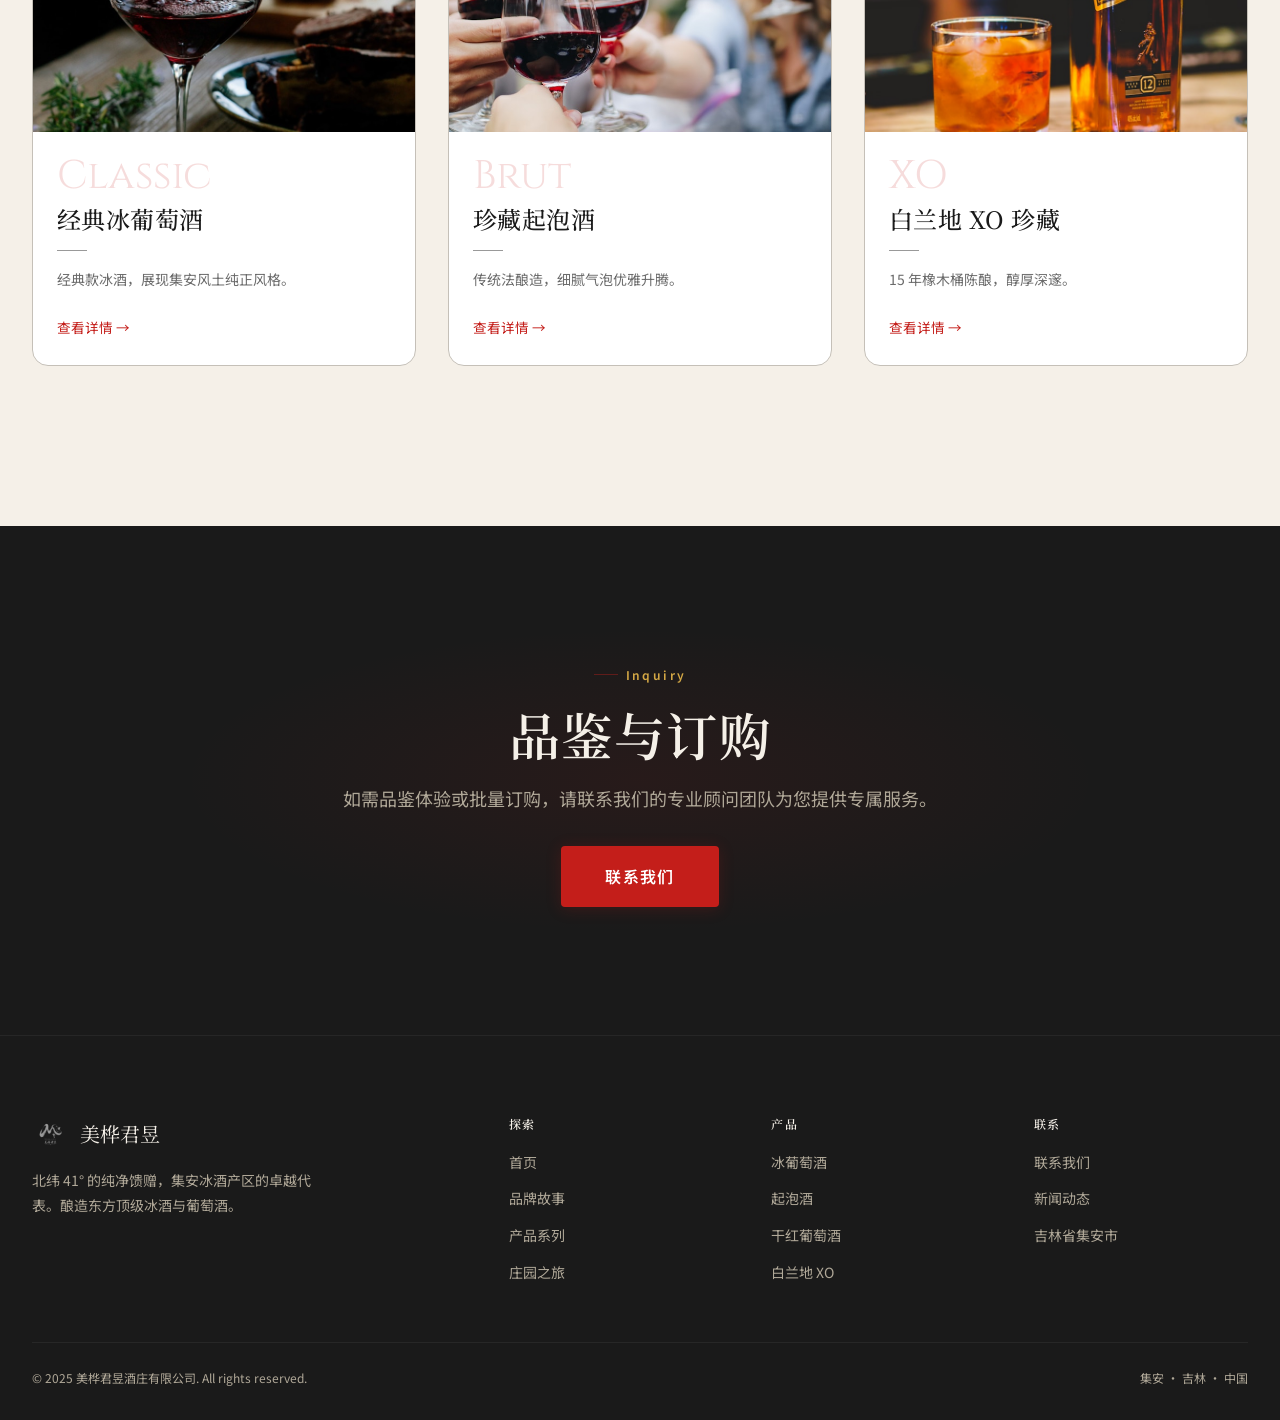
<file: products/detail.html>
<!DOCTYPE html>
<html lang="zh-CN">
<head>
<meta charset="UTF-8">
<meta name="viewport" content="width=device-width, initial-scale=1.0">
<meta name="description" content="美桦君昱珍藏级冰葡萄酒 — 北纬41° 黄金冰酒产区，-10°C 自然冰冻采摘威代尔冰酒，蜜糖杏脯馥郁芬芳。">
<title>珍藏级冰葡萄酒 | 美桦君昱</title>
<link rel="preconnect" href="https://fonts.googleapis.com">
<link rel="preconnect" href="https://fonts.gstatic.com" crossorigin>
<link href="https://fonts.googleapis.com/css2?family=Cinzel:wght@300;400;500;600;700&family=Noto+Serif+SC:wght@400;500;600;700;900&family=Noto+Sans+SC:wght@300;400;500;600;700&display=swap" rel="stylesheet">
<link rel="stylesheet" href="../css/main.css">
</head>
<body>
<div class="page-transition" aria-hidden="true"></div>

<nav class="nav" id="nav" role="navigation" aria-label="主导航">
  <div class="nav-brand"><a href="../index.html"><img src="../img/logo-web.png" alt="美桦君昱" class="nav-logo-img"></a></div>
  <ul class="nav-links">
    <li><a href="../index.html">首页</a></li><li><a href="../about/index.html">品牌故事</a></li><li><a href="index.html" class="active">产品系列</a></li>
    <li><a href="../tourism/index.html">庄园之旅</a></li><li><a href="../news/index.html">新闻动态</a></li><li><a href="../contact/index.html">联系我们</a></li>
  </ul>
  <button class="nav-toggle" aria-label="打开菜单"><span></span><span></span><span></span></button>
</nav>
<div class="mobile-nav" aria-hidden="true">
  <button class="mobile-nav-close" aria-label="关闭菜单">&times;</button>
  <a href="../index.html">首页</a><a href="../about/index.html">品牌故事</a><a href="index.html">产品系列</a>
  <a href="../tourism/index.html">庄园之旅</a><a href="../news/index.html">新闻动态</a><a href="../contact/index.html">联系我们</a>
</div>

<section class="page-hero" style="min-height:30vh;background:linear-gradient(rgba(0,0,0,0.45),rgba(0,0,0,0.45)),url('../img/photos/photo-1553361371-9b22f78e8b1d.jpg') center/cover no-repeat;">
  <div class="page-hero-content">
    <span class="section-label" style="color:var(--cinnabar);">Ice Wine · Reserve</span>
    <h1 class="heading-2xl">珍藏级冰葡萄酒</h1>
    <p class="subtitle">Premium Vidal Icewine — 北纬 41° 的冰葡馈赠</p>
  </div>
</section>

<section class="section">
  <div class="container">
    <nav class="breadcrumbs"><a href="../index.html">首页</a><span class="sep">/</span><a href="index.html">产品系列</a><span class="sep">/</span><span class="current">珍藏级冰葡萄酒</span></nav>

    <div class="product-detail" style="margin-top:2rem;">
      <!-- Product Gallery -->
      <div>
        <div class="product-gallery-main" id="gallery-main">
          <img src="../img/photos/photo-1553361371-9b22f78e8b1d.jpg" alt="珍藏级冰葡萄酒" id="gallery-main-img">
        </div>
        <div class="product-gallery-thumbs" id="gallery-thumbs">
          <button class="active" data-src="../img/photos/photo-1553361371-9b22f78e8b1d.jpg"><img src="../img/photos/photo-1553361371-9b22f78e8b1d.jpg" alt="冰酒瓶身" loading="lazy"></button>
          <button data-src="../img/photos/photo-1510812431401-41d2bd2722f3.jpg"><img src="../img/photos/photo-1510812431401-41d2bd2722f3.jpg" alt="冰酒细节" loading="lazy"></button>
          <button data-src="../img/photos/photo-1506377247377-2a5b3b417ebb.jpg"><img src="../img/photos/photo-1506377247377-2a5b3b417ebb.jpg" alt="冰酒场景" loading="lazy"></button>
          <button data-src="../img/photos/photo-1569529465841-dfecdab7503b.jpg"><img src="../img/photos/photo-1569529465841-dfecdab7503b.jpg" alt="冰酒包装" loading="lazy"></button>
        </div>
      </div>

      <!-- Product Info -->
      <div class="product-info">
        <div class="category">冰葡萄酒 · Ice Wine</div>
        <h1>珍藏级冰葡萄酒</h1>
        <p style="color:var(--ink-30);font-size:0.9rem;margin-bottom:1rem;">Premium Vidal Icewine — Reserve</p>
        <div class="price">¥ 1,280 <span style="font-size:0.5em;color:var(--ink-30);">/ 375ml</span></div>

        <p class="description">
          美桦君昱旗舰级冰葡萄酒，精选长白山麓威代尔（Vidal）冰葡萄，于寒冬 -10°C 以下的凌晨手工采摘。每 10 公斤冰葡萄仅能酿造 1 瓶冰酒，滴滴珍贵。金黄琥珀色泽，散发出蜜糖、杏脯与荔枝的馥郁芬芳，入口甘甜如蜜却因完美的酸度而清爽不腻，余韵绕梁。
        </p>

        <!-- Tabs -->
        <div data-tabs>
          <div class="tabs">
            <button class="tab-btn active" data-tab="tab-tasting">品鉴笔记</button>
            <button class="tab-btn" data-tab="tab-specs">产品规格</button>
            <button class="tab-btn" data-tab="tab-pairing">配餐建议</button>
            <button class="tab-btn" data-tab="tab-awards">荣誉奖项</button>
          </div>

          <div class="tab-panel active" id="tab-tasting">
            <div class="product-specs">
              <div class="product-spec"><span class="label">色泽</span><span class="value">金黄琥珀色，澄澈透亮</span></div>
              <div class="product-spec"><span class="label">香气</span><span class="value">蜜糖、杏脯、荔枝、蜂蜜</span></div>
              <div class="product-spec"><span class="label">口感</span><span class="value">甘甜圆润，酸度平衡，酒体饱满</span></div>
              <div class="product-spec"><span class="label">余韵</span><span class="value">悠长持久，热带水果回甘</span></div>
            </div>
          </div>

          <div class="tab-panel" id="tab-specs">
            <div class="product-specs">
              <div class="product-spec"><span class="label">葡萄品种</span><span class="value">100% 威代尔 (Vidal)</span></div>
              <div class="product-spec"><span class="label">产地</span><span class="value">吉林 · 集安</span></div>
              <div class="product-spec"><span class="label">容量</span><span class="value">375ml / 180ml</span></div>
              <div class="product-spec"><span class="label">酒精度</span><span class="value">11.5% vol</span></div>
              <div class="product-spec"><span class="label">含糖量</span><span class="value">≥ 150 g/L</span></div>
              <div class="product-spec"><span class="label">采摘温度</span><span class="value">-10°C 以下</span></div>
              <div class="product-spec"><span class="label">陈年潜力</span><span class="value">15-20 年</span></div>
              <div class="product-spec"><span class="label">适饮温度</span><span class="value">6-8°C</span></div>
            </div>
          </div>

          <div class="tab-panel" id="tab-pairing">
            <p style="color:var(--ink-50);line-height:1.8;margin-bottom:1rem;">冰酒的甜美与酸度使其成为餐后甜点的理想伴侣，也可搭配多种美食：</p>
            <ul style="color:var(--ink-50);line-height:2;list-style:none;padding:0;">
              <li style="padding:0.5rem 0;border-bottom:1px solid var(--ink-8);"><strong style="color:var(--ink);">甜点搭配</strong> — 芝士蛋糕、焦糖布丁、水果塔、马卡龙</li>
              <li style="padding:0.5rem 0;border-bottom:1px solid var(--ink-8);"><strong style="color:var(--ink);">奶酪搭配</strong> — 蓝纹奶酪、布里奶酪（甜咸对比带来惊喜）</li>
              <li style="padding:0.5rem 0;border-bottom:1px solid var(--ink-8);"><strong style="color:var(--ink);">水果搭配</strong> — 新鲜草莓、蜜瓜、荔枝、芒果</li>
              <li style="padding:0.5rem 0;border-bottom:1px solid var(--ink-8);"><strong style="color:var(--ink);">中式搭配</strong> — 月饼、桂花糕、杏仁豆腐、鹅肝酱</li>
              <li style="padding:0.5rem 0;"><strong style="color:var(--ink);">单独品鉴</strong> — 作为餐后甜酒单独享用，搭配雪茄亦是绝妙体验</li>
            </ul>
          </div>

          <div class="tab-panel" id="tab-awards">
            <ul style="color:var(--ink-50);line-height:2;list-style:none;padding:0;">
              <li style="padding:0.5rem 0;border-bottom:1px solid var(--ink-8);display:flex;align-items:center;gap:0.75rem;">
                <span style="color:var(--cinnabar);font-weight:700;font-size:0.75rem;">GOLD</span> 2025 国际冰酒大赛 — 金奖
              </li>
              <li style="padding:0.5rem 0;border-bottom:1px solid var(--ink-8);display:flex;align-items:center;gap:0.75rem;">
                <span style="color:var(--cinnabar);font-weight:700;font-size:0.75rem;">GRAND</span> 2024 中国葡萄酒大奖赛 — 大金奖
              </li>
              <li style="padding:0.5rem 0;border-bottom:1px solid var(--ink-8);display:flex;align-items:center;gap:0.75rem;">
                <span style="color:var(--cinnabar);font-weight:700;font-size:0.75rem;">SILVER</span> 2024 Decanter 世界葡萄酒大赛 — 银奖
              </li>
              <li style="padding:0.5rem 0;display:flex;align-items:center;gap:0.75rem;">
                <span style="color:var(--cinnabar);font-weight:700;font-size:0.75rem;">95pts</span> 2023 亚洲葡萄酒指南 — 95 分
              </li>
            </ul>
          </div>
        </div>

        <!-- CTA -->
        <div style="display:flex;gap:1rem;margin-top:2rem;flex-wrap:wrap;">
          <a href="../contact/index.html" class="btn btn-primary btn-lg">在线订购咨询</a>
          <a href="index.html" class="btn btn-outline btn-lg">返回产品列表</a>
        </div>
      </div>
    </div>

    <!-- Brush divider between sections -->
    <div class="brush-divider" style="margin:5rem 0 3rem;"></div>

    <!-- Related Products -->
    <h2 class="heading-lg" style="text-align:center;margin-bottom:3rem;">您可能也喜欢</h2>
    <div class="grid-3">
      <div class="wine-card" style="padding:0;">
        <div class="card-image"><img src="../img/photos/photo-1553361371-9b22f78e8b1d.jpg" alt="经典冰葡萄酒" loading="lazy"></div>
        <div class="card-body">
        <div class="wine-card-year">Classic</div>
        <h4 class="wine-card-name">经典冰葡萄酒</h4>
        <div class="wine-card-line"></div>
        <p class="wine-card-desc">经典款冰酒，展现集安风土纯正风格。</p>
        <a href="detail.html?id=icewine-classic" style="color:var(--cinnabar);font-size:0.85rem;">查看详情 →</a>
        </div>
      </div>
      <div class="wine-card" style="padding:0;">
        <div class="card-image"><img src="../img/photos/photo-1510812431401-41d2bd2722f3.jpg" alt="珍藏起泡酒" loading="lazy"></div>
        <div class="card-body">
        <div class="wine-card-year">Brut</div>
        <h4 class="wine-card-name">珍藏起泡酒</h4>
        <div class="wine-card-line"></div>
        <p class="wine-card-desc">传统法酿造，细腻气泡优雅升腾。</p>
        <a href="detail.html?id=sparkling-brut" style="color:var(--cinnabar);font-size:0.85rem;">查看详情 →</a>
        </div>
      </div>
      <div class="wine-card" style="padding:0;">
        <div class="card-image"><img src="../img/photos/photo-1569529465841-dfecdab7503b.jpg" alt="白兰地 XO 珍藏" loading="lazy"></div>
        <div class="card-body">
        <div class="wine-card-year">XO</div>
        <h4 class="wine-card-name">白兰地 XO 珍藏</h4>
        <div class="wine-card-line"></div>
        <p class="wine-card-desc">15 年橡木桶陈酿，醇厚深邃。</p>
        <a href="detail.html?id=brandy-xo-reserve" style="color:var(--cinnabar);font-size:0.85rem;">查看详情 →</a>
        </div>
      </div>
    </div>
  </div>
</section>

<section class="cta-section">
  <div class="cta-content">
    <span class="section-label" style="color:var(--gold-light);">Inquiry</span>
    <h2 class="heading-xl">品鉴与订购</h2>
    <p>如需品鉴体验或批量订购，请联系我们的专业顾问团队为您提供专属服务。</p>
    <div class="cta-buttons"><a href="../contact/index.html" class="btn btn-primary btn-lg">联系我们</a></div>
  </div>
</section>

<footer class="footer" role="contentinfo">
  <div class="container">
    <div class="footer-grid">
      <div><div class="footer-brand"><img src="../img/logo-web.png" alt="美桦君昱" class="footer-logo"><span class="footer-brand-name">美桦君昱</span></div><p class="footer-desc">北纬 41° 的纯净馈赠，集安冰酒产区的卓越代表。酿造东方顶级冰酒与葡萄酒。</p></div>
      <div><h6>探索</h6><ul><li><a href="../index.html">首页</a></li><li><a href="../about/index.html">品牌故事</a></li><li><a href="index.html">产品系列</a></li><li><a href="../tourism/index.html">庄园之旅</a></li></ul></div>
      <div><h6>产品</h6><ul><li><a href="index.html">冰葡萄酒</a></li><li><a href="index.html">起泡酒</a></li><li><a href="index.html">干红葡萄酒</a></li><li><a href="index.html">白兰地 XO</a></li></ul></div>
      <div><h6>联系</h6><ul><li><a href="../contact/index.html">联系我们</a></li><li><a href="../news/index.html">新闻动态</a></li><li><a href="#">吉林省集安市</a></li></ul></div>
    </div>
    <div class="footer-bottom"><span>&copy; 2025 美桦君昱酒庄有限公司. All rights reserved.</span><span>集安 · 吉林 · 中国</span></div>
  </div>
</footer>
<button class="back-to-top" aria-label="返回顶部"><svg width="16" height="16" viewBox="0 0 24 24" fill="none" stroke="currentColor" stroke-width="2"><path d="M18 15l-6-6-6 6"/></svg></button>
<script src="../js/main.js"></script>

<script>
(function() {
  const thumbs = document.querySelectorAll('#gallery-thumbs button');
  const mainImg = document.getElementById('gallery-main-img');
  thumbs.forEach(btn => {
    btn.addEventListener('click', function() {
      thumbs.forEach(b => b.classList.remove('active'));
      this.classList.add('active');
      const src = this.getAttribute('data-src');
      mainImg.style.opacity = '0';
      setTimeout(() => { mainImg.src = src; mainImg.style.opacity = '1'; }, 200);
    });
  });
})();
</script>
</body>
</html>
</file>
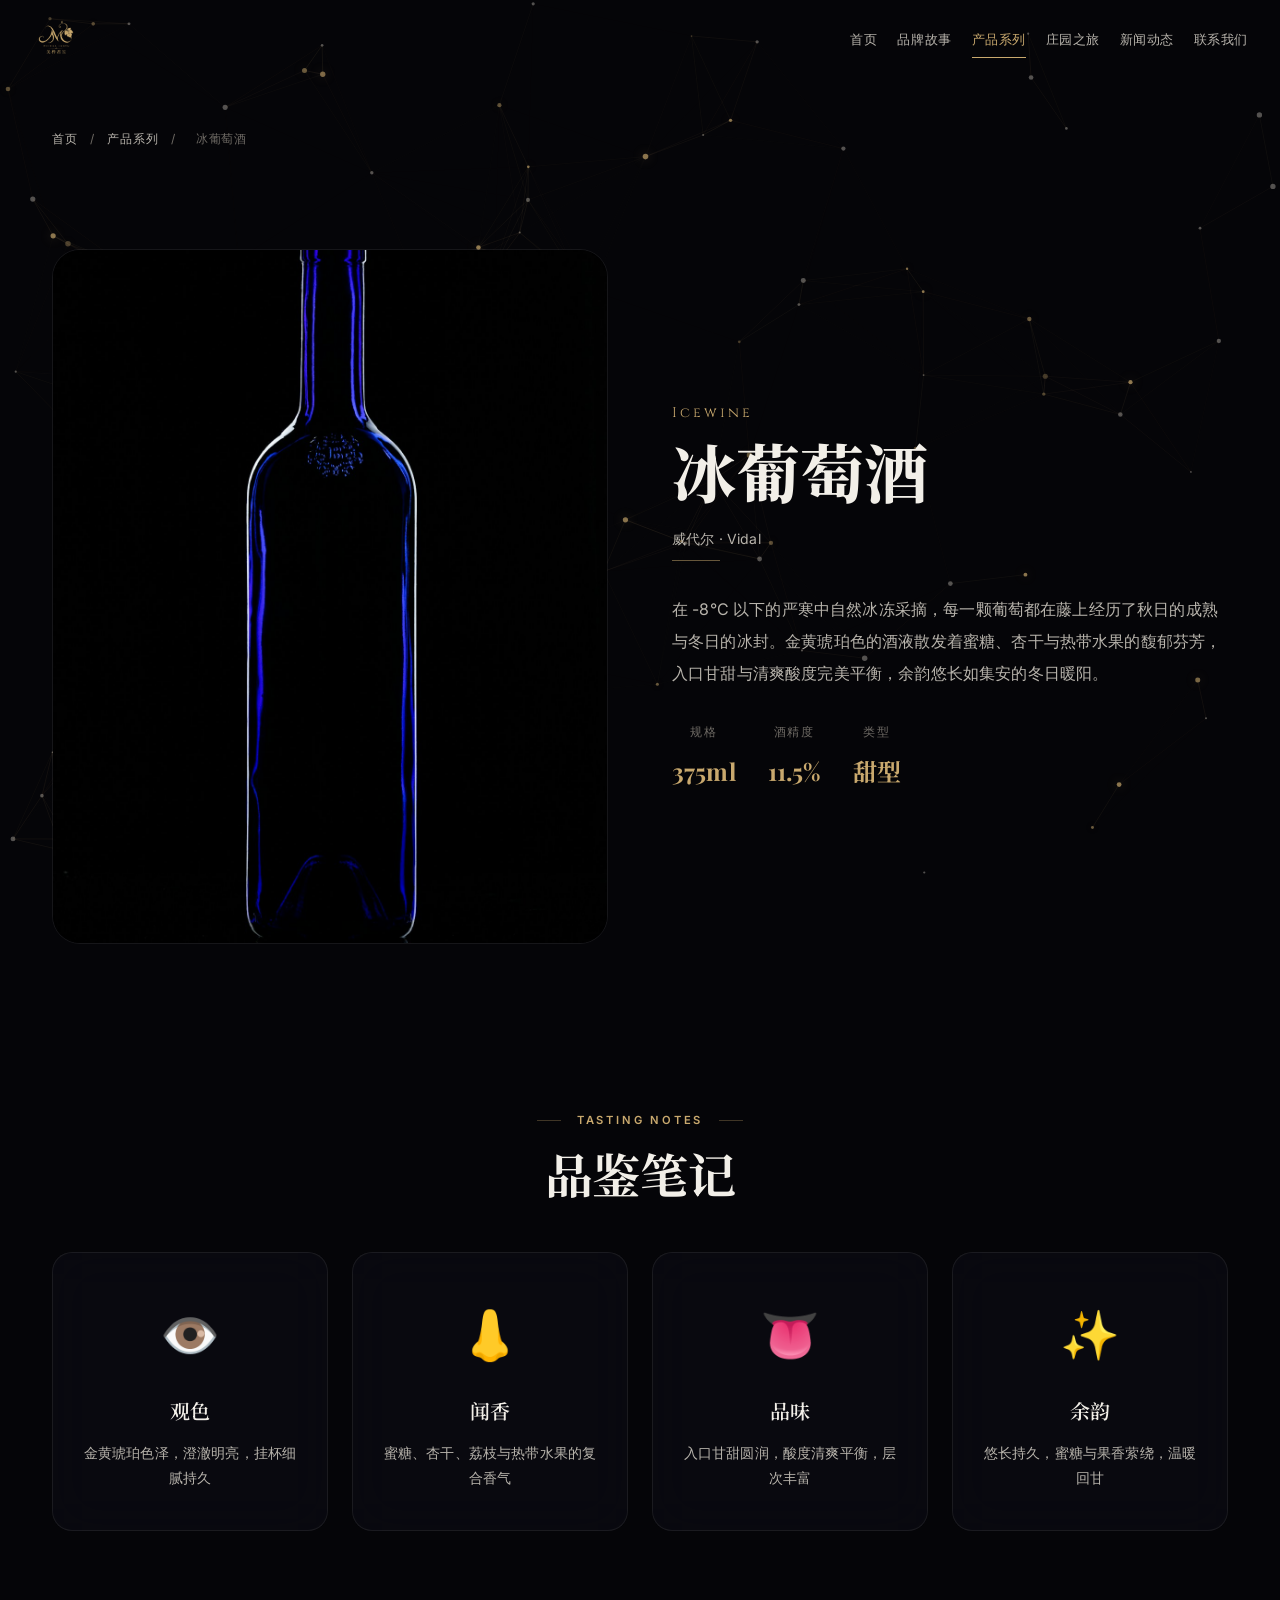
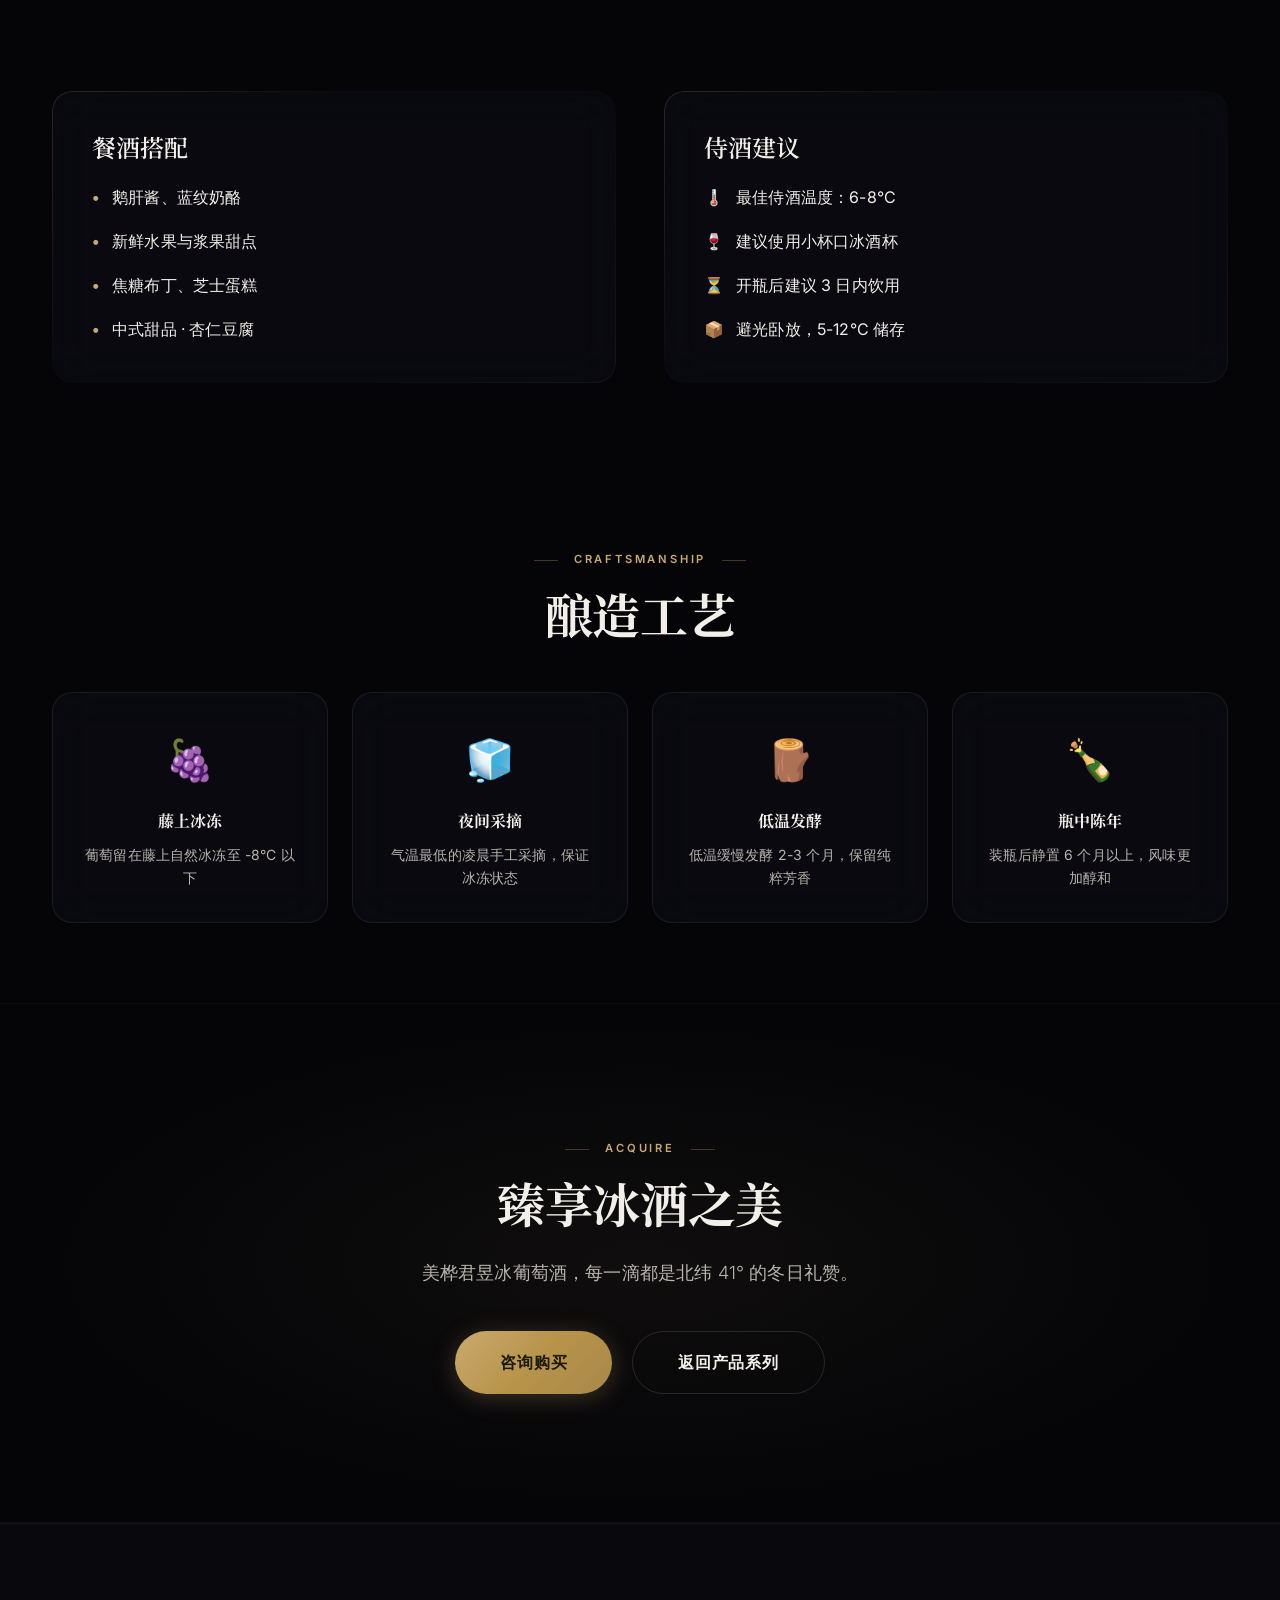
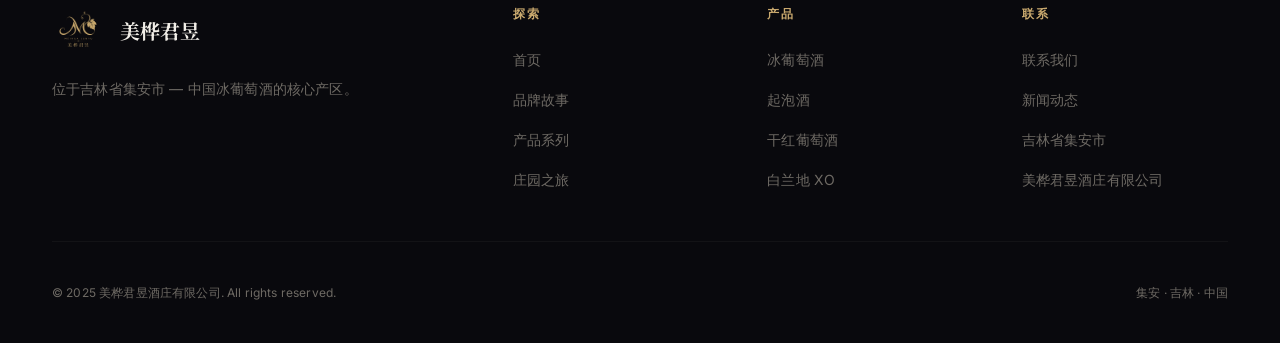
<file: 2/products/detail.html>
<!DOCTYPE html>
<html lang="zh-CN">
<head>
<meta charset="UTF-8">
<meta name="viewport" content="width=device-width, initial-scale=1.0">
<meta name="description" content="美桦君昱冰葡萄酒 — 威代尔冰葡萄酒 375ml，-8°C自然冰冻采摘，蜜糖与热带水果馥郁芬芳">
<title>冰葡萄酒 | 美桦君昱</title>
<link href="https://fonts.googleapis.com/css2?family=Cinzel:wght@400;500;600;700&family=Inter:wght@300;400;500;600;700;800;900&family=Noto+Serif+SC:wght@400;500;600;700;900&family=Playfair+Display:ital,wght@0,400;0,500;0,600;0,700;0,800;1,400;1,500&display=swap" rel="stylesheet">
<link rel="stylesheet" href="../css/main.css">
</head>
<body>

<div class="page-transition" aria-hidden="true"></div>

<nav class="nav scrolled" role="navigation">
  <div class="nav-brand">
    <a href="../index.html"><img src="../img/logo-nav-v3.png" alt="美桦君昱" class="nav-logo-img"></a>
    <span class="nav-brand-text latin" style="font-size:0.75rem;color:var(--text-muted);letter-spacing:0.15em;">MEI HUA JUN YU</span>
  </div>
  <ul class="nav-links">
    <li><a href="../index.html">首页</a></li><li><a href="../about/index.html">品牌故事</a></li>
    <li><a href="index.html" class="active">产品系列</a></li><li><a href="../tourism/index.html">庄园之旅</a></li>
    <li><a href="../news/index.html">新闻动态</a></li><li><a href="../contact/index.html">联系我们</a></li>
  </ul>
  <button class="nav-toggle" aria-label="打开菜单"><span></span><span></span><span></span></button>
</nav>
<div class="mobile-nav" aria-hidden="true">
  <button class="mobile-nav-close" aria-label="关闭菜单">&times;</button>
  <a href="../index.html">首页</a><a href="../about/index.html">品牌故事</a><a href="index.html">产品系列</a><a href="../tourism/index.html">庄园之旅</a><a href="../news/index.html">新闻动态</a><a href="../contact/index.html">联系我们</a>
</div>

<div class="container" style="padding-top:calc(var(--nav-height) + var(--space-8));">
  <div class="breadcrumb"><a href="../index.html">首页</a> <span>/</span> <a href="index.html">产品系列</a> <span>/</span> <span>冰葡萄酒</span></div>
</div>

<section class="section-sm">
  <div class="container">
    <div class="product-layout">
      <div class="product-img-wrap reveal-scale">
        <img src="../img/photos/photo-1557871318-4136a587b30a.jpg" alt="冰葡萄酒" class="product-img-main">
      </div>
      <div class="product-info reveal-right">
        <div class="product-info-type">Icewine</div>
        <h1>冰葡萄酒</h1>
        <p style="color:var(--text-secondary);font-size:var(--text-sm);margin-bottom:var(--space-2);">威代尔 · Vidal</p>
        <div class="wine-card-line" style="margin-left:0;"></div>
        <p class="product-desc">在 -8&deg;C 以下的严寒中自然冰冻采摘，每一颗葡萄都在藤上经历了秋日的成熟与冬日的冰封。金黄琥珀色的酒液散发着蜜糖、杏干与热带水果的馥郁芬芳，入口甘甜与清爽酸度完美平衡，余韵悠长如集安的冬日暖阳。</p>
        <div class="product-specs">
          <div class="product-spec"><div class="product-spec-label">规格</div><div class="product-spec-value">375ml</div></div>
          <div class="product-spec"><div class="product-spec-label">酒精度</div><div class="product-spec-value">11.5%</div></div>
          <div class="product-spec"><div class="product-spec-label">类型</div><div class="product-spec-value">甜型</div></div>
        </div>
      </div>
    </div>
  </div>
</section>

<section class="section-sm">
  <div class="container">
    <div class="section-header"><span class="section-label reveal">Tasting Notes</span><h2 class="heading-xl reveal">品鉴笔记</h2></div>
    <div class="tasting-grid">
      <div class="tasting-item reveal"><div class="tasting-icon">👁️</div><div class="tasting-title">观色</div><div class="tasting-desc">金黄琥珀色泽，澄澈明亮，挂杯细腻持久</div></div>
      <div class="tasting-item reveal reveal-delay-1"><div class="tasting-icon">👃</div><div class="tasting-title">闻香</div><div class="tasting-desc">蜜糖、杏干、荔枝与热带水果的复合香气</div></div>
      <div class="tasting-item reveal reveal-delay-2"><div class="tasting-icon">👅</div><div class="tasting-title">品味</div><div class="tasting-desc">入口甘甜圆润，酸度清爽平衡，层次丰富</div></div>
      <div class="tasting-item reveal reveal-delay-3"><div class="tasting-icon">✨</div><div class="tasting-title">余韵</div><div class="tasting-desc">悠长持久，蜜糖与果香萦绕，温暖回甘</div></div>
    </div>
  </div>
</section>

<section class="section-sm">
  <div class="container">
    <div class="grid-2">
      <div class="glass-border reveal-left" style="padding:var(--space-10);">
        <h3 class="heading-md" style="margin-bottom:var(--space-5);">餐酒搭配</h3>
        <ul style="display:flex;flex-direction:column;gap:var(--space-4);">
          <li style="display:flex;align-items:center;gap:var(--space-3);"><span style="color:var(--gold);font-weight:700;">•</span> 鹅肝酱、蓝纹奶酪</li>
          <li style="display:flex;align-items:center;gap:var(--space-3);"><span style="color:var(--gold);font-weight:700;">•</span> 新鲜水果与浆果甜点</li>
          <li style="display:flex;align-items:center;gap:var(--space-3);"><span style="color:var(--gold);font-weight:700;">•</span> 焦糖布丁、芝士蛋糕</li>
          <li style="display:flex;align-items:center;gap:var(--space-3);"><span style="color:var(--gold);font-weight:700;">•</span> 中式甜品 · 杏仁豆腐</li>
        </ul>
      </div>
      <div class="glass-border reveal-right" style="padding:var(--space-10);">
        <h3 class="heading-md" style="margin-bottom:var(--space-5);">侍酒建议</h3>
        <ul style="display:flex;flex-direction:column;gap:var(--space-4);">
          <li style="display:flex;align-items:center;gap:var(--space-3);"><span style="color:var(--gold);">🌡️</span> 最佳侍酒温度：6-8&deg;C</li>
          <li style="display:flex;align-items:center;gap:var(--space-3);"><span style="color:var(--gold);">🍷</span> 建议使用小杯口冰酒杯</li>
          <li style="display:flex;align-items:center;gap:var(--space-3);"><span style="color:var(--gold);">⏳</span> 开瓶后建议 3 日内饮用</li>
          <li style="display:flex;align-items:center;gap:var(--space-3);"><span style="color:var(--gold);">📦</span> 避光卧放，5-12&deg;C 储存</li>
        </ul>
      </div>
    </div>
  </div>
</section>

<section class="section-sm">
  <div class="container">
    <div class="section-header"><span class="section-label reveal">Craftsmanship</span><h2 class="heading-xl reveal">酿造工艺</h2></div>
    <div class="grid-4" style="margin-top:var(--space-12);">
      <div class="glass text-center reveal" style="padding:var(--space-8);"><div style="font-size:2.5rem;margin-bottom:var(--space-3);">🍇</div><h4 style="font-family:var(--font-display);margin-bottom:var(--space-2);">藤上冰冻</h4><p style="color:var(--text-secondary);font-size:var(--text-sm);line-height:1.7;">葡萄留在藤上自然冰冻至 -8&deg;C 以下</p></div>
      <div class="glass text-center reveal reveal-delay-1" style="padding:var(--space-8);"><div style="font-size:2.5rem;margin-bottom:var(--space-3);">🧊</div><h4 style="font-family:var(--font-display);margin-bottom:var(--space-2);">夜间采摘</h4><p style="color:var(--text-secondary);font-size:var(--text-sm);line-height:1.7;">气温最低的凌晨手工采摘，保证冰冻状态</p></div>
      <div class="glass text-center reveal reveal-delay-2" style="padding:var(--space-8);"><div style="font-size:2.5rem;margin-bottom:var(--space-3);">🪵</div><h4 style="font-family:var(--font-display);margin-bottom:var(--space-2);">低温发酵</h4><p style="color:var(--text-secondary);font-size:var(--text-sm);line-height:1.7;">低温缓慢发酵 2-3 个月，保留纯粹芳香</p></div>
      <div class="glass text-center reveal reveal-delay-3" style="padding:var(--space-8);"><div style="font-size:2.5rem;margin-bottom:var(--space-3);">🍾</div><h4 style="font-family:var(--font-display);margin-bottom:var(--space-2);">瓶中陈年</h4><p style="color:var(--text-secondary);font-size:var(--text-sm);line-height:1.7;">装瓶后静置 6 个月以上，风味更加醇和</p></div>
    </div>
  </div>
</section>

<section class="cta-section">
  <div class="cta-content">
    <span class="section-label reveal">Acquire</span>
    <h2 class="heading-xl reveal">臻享冰酒之美</h2>
    <p class="reveal reveal-delay-1">美桦君昱冰葡萄酒，每一滴都是北纬 41&deg; 的冬日礼赞。</p>
    <div class="cta-buttons reveal reveal-delay-2">
      <a href="../contact/index.html" class="btn btn-primary btn-lg">咨询购买</a>
      <a href="index.html" class="btn btn-glass btn-lg">返回产品系列</a>
    </div>
  </div>
</section>

<footer class="footer" role="contentinfo">
  <div class="container">
    <div class="footer-grid">
      <div><div class="footer-brand"><img src="../img/logo-web-v3.png" alt="美桦君昱" class="footer-logo"><span class="footer-brand-name">美桦君昱</span></div><p class="footer-desc">位于吉林省集安市 — 中国冰葡萄酒的核心产区。</p></div>
      <div><h6>探索</h6><ul><li><a href="../index.html">首页</a></li><li><a href="../about/index.html">品牌故事</a></li><li><a href="index.html">产品系列</a></li><li><a href="../tourism/index.html">庄园之旅</a></li></ul></div>
      <div><h6>产品</h6><ul><li><a href="index.html">冰葡萄酒</a></li><li><a href="index.html">起泡酒</a></li><li><a href="index.html">干红葡萄酒</a></li><li><a href="index.html">白兰地 XO</a></li></ul></div>
      <div><h6>联系</h6><ul><li><a href="../contact/index.html">联系我们</a></li><li><a href="../news/index.html">新闻动态</a></li><li><a href="#">吉林省集安市</a></li><li><a href="#">美桦君昱酒庄有限公司</a></li></ul></div>
    </div>
    <div class="footer-bottom"><span>&copy; 2025 美桦君昱酒庄有限公司. All rights reserved.</span><span>集安 · 吉林 · 中国</span></div>
  </div>
</footer>
<button class="back-to-top" aria-label="返回顶部"><svg width="16" height="16" viewBox="0 0 24 24" fill="none" stroke="currentColor" stroke-width="2"><path d="M18 15l-6-6-6 6"/></svg></button>
<script src="../js/main.js"></script>
</body>
</html>
</file>
<file: css/main.css>
/* ============================================================
   美桦君昱 (Mei Hua Jun Yu) — Design System v3.0
   中国水墨风格 (Chinese Ink Wash) + Apple Scroll Dynamics
   ============================================================ */

/* ----- CSS Custom Properties ----- */
:root {
  /* Ink Wash Palette */
  --paper: #F5F0E8;
  --paper-light: #FAF7F2;
  --paper-dark: #EBE4D8;
  --ink: #1A1A1A;
  --ink-90: #2C2C2C;
  --ink-70: #4A4A4A;
  --ink-50: #6B6B6B;
  --ink-30: #999999;
  --ink-15: #C5C0B8;

  /* Cinnabar Red (朱砂) */
  --cinnabar: #C41E1A;
  --cinnabar-light: #E8473F;
  --cinnabar-dark: #8B0000;
  --seal-red: #9B1B30;

  /* Gold for wine accent */
  --gold: #B8860B;
  --gold-light: #D4A845;
  --gold-pale: #F0DFA0;

  /* Surfaces */
  --surface: #FFFFFF;
  --surface-warm: #FDFAF5;

  /* Ink wash gradient stops */
  --wash-light: rgba(26,26,26,0.03);
  --wash-medium: rgba(26,26,26,0.06);
  --wash-heavy: rgba(26,26,26,0.10);
  --wash-dark: rgba(26,26,26,0.85);

  /* Text */
  --text-primary: #1A1A1A;
  --text-secondary: #4A4A4A;
  --text-muted: #8A8580;
  --text-on-dark: #F0E8DD;
  --text-on-dark-muted: #B0A898;

  /* Glass (subtle, not heavy) */
  --glass-bg: rgba(245,240,232,0.7);
  --glass-border: rgba(26,26,26,0.06);
  --glass-bg-dark: rgba(26,26,26,0.03);

  /* Radii */
  --radius-sm: 4px;
  --radius-md: 8px;
  --radius-lg: 16px;
  --radius-xl: 24px;
  --radius-full: 9999px;

  /* Spacing (8px base) */
  --space-1: 0.25rem;
  --space-2: 0.5rem;
  --space-3: 0.75rem;
  --space-4: 1rem;
  --space-5: 1.25rem;
  --space-6: 1.5rem;
  --space-8: 2rem;
  --space-10: 2.5rem;
  --space-12: 3rem;
  --space-16: 4rem;
  --space-20: 5rem;
  --space-24: 6rem;
  --space-32: 8rem;
  --space-40: 10rem;
  --space-48: 12rem;

  /* Typography Scale */
  --text-xs: 0.75rem;
  --text-sm: 0.875rem;
  --text-base: 1rem;
  --text-lg: 1.125rem;
  --text-xl: 1.25rem;
  --text-2xl: 1.5rem;
  --text-3xl: 1.875rem;
  --text-4xl: 2.25rem;
  --text-5xl: 3rem;
  --text-6xl: 3.75rem;
  --text-7xl: 4.5rem;
  --text-8xl: 6rem;

  /* Apple-style Easing */
  --ease-spring: cubic-bezier(0.25, 0.1, 0.25, 1);
  --ease-out-expo: cubic-bezier(0.16, 1, 0.3, 1);
  --ease-in-out: cubic-bezier(0.65, 0, 0.35, 1);
  --ease-bounce: cubic-bezier(0.34, 1.56, 0.64, 1);
  --ease-smooth: cubic-bezier(0.4, 0, 0.2, 1);

  /* Transitions */
  --transition-fast: 200ms;
  --transition-base: 500ms;
  --transition-slow: 800ms;
  --transition-page: 1200ms;

  /* Z-Index */
  --z-base: 0;
  --z-elevated: 1;
  --z-dropdown: 10;
  --z-sticky: 20;
  --z-overlay: 30;
  --z-modal: 40;
  --z-tooltip: 50;
  --z-cursor: 9999;
}

/* ----- Reset & Base ----- */
*, *::before, *::after { box-sizing: border-box; margin: 0; padding: 0; }

html {
  scroll-behavior: smooth;
  font-size: 16px;
  -webkit-font-smoothing: antialiased;
  -moz-osx-font-smoothing: grayscale;
  text-rendering: optimizeLegibility;
  background: var(--paper);
}

body {
  font-family: 'Noto Sans SC', 'PingFang SC', 'Microsoft YaHei', sans-serif;
  background: var(--paper);
  color: var(--text-primary);
  line-height: 1.8;
  overflow-x: hidden;
  cursor: default;
  min-height: 100vh;
}

/* Rice paper texture overlay */
body::before {
  content: '';
  position: fixed;
  inset: 0;
  z-index: 9998;
  pointer-events: none;
  opacity: 0.04;
  background-image: url("data:image/svg+xml,%3Csvg width='200' height='200' xmlns='http://www.w3.org/2000/svg'%3E%3Cfilter id='noise'%3E%3CfeTurbulence type='fractalNoise' baseFrequency='0.65' numOctaves='3' stitchTiles='stitch'/%3E%3C/filter%3E%3Crect width='100%25' height='100%25' filter='url(%23noise)' opacity='0.5'/%3E%3C/svg%3E");
}

img { max-width: 100%; height: auto; display: block; }
a { color: inherit; text-decoration: none; }
ul, ol { list-style: none; }
button { font: inherit; cursor: pointer; border: none; background: none; color: inherit; }
input, textarea, select { font: inherit; }

::selection {
  background: rgba(196,30,26,0.15);
  color: var(--ink);
}

/* Scrollbar */
::-webkit-scrollbar { width: 4px; }
::-webkit-scrollbar-track { background: transparent; }
::-webkit-scrollbar-thumb { background: var(--ink-15); border-radius: 2px; }

/* ----- Typography ----- */
h1, h2, h3, h4, h5, h6, .serif {
  font-family: 'Noto Serif SC', 'STSong', 'SimSun', 'Cinzel', serif;
  font-weight: 500;
  line-height: 1.25;
  letter-spacing: 0.02em;
}

.display {
  font-family: 'Noto Serif SC', 'Cinzel', serif;
  font-size: clamp(3.5rem, 8vw, 7rem);
  font-weight: 600;
  letter-spacing: 0.04em;
  line-height: 1.1;
}

.heading-2xl { font-size: clamp(2.5rem, 5vw, 5rem); font-weight: 600; letter-spacing: 0.03em; }
.heading-xl { font-size: clamp(2rem, 4vw, 3.8rem); font-weight: 600; letter-spacing: 0.03em; }
.heading-lg { font-size: clamp(1.5rem, 3vw, 2.5rem); font-weight: 500; letter-spacing: 0.02em; }
.heading-md { font-size: clamp(1.2rem, 2.5vw, 1.8rem); font-weight: 500; }
.heading-sm { font-size: clamp(1rem, 2vw, 1.3rem); font-weight: 500; }

/* English/Latin text within Chinese context */
.latin {
  font-family: 'Cinzel', 'Playfair Display', serif;
  font-weight: 400;
  letter-spacing: 0.06em;
  text-transform: uppercase;
}

.text-ink { color: var(--ink); }
.text-ink-muted { color: var(--ink-50); }
.text-cinnabar { color: var(--cinnabar); }
.text-gold { color: var(--gold); }
.text-center { text-align: center; }

/* Section Label with seal-style */
.section-label {
  display: inline-flex;
  align-items: center;
  gap: 0.5rem;
  font-size: var(--text-xs);
  letter-spacing: 0.2em;
  color: var(--cinnabar);
  margin-bottom: var(--space-4);
  font-weight: 600;
}
.section-label::before {
  content: '';
  width: 24px; height: 1px;
  background: var(--cinnabar);
  opacity: 0.4;
}

/* ----- Layout ----- */
.section {
  position: relative;
  padding: var(--space-40) var(--space-8);
}

.section-sm { padding: var(--space-20) var(--space-8); }
.section-lg { padding: var(--space-48) var(--space-8); }

.container {
  max-width: 1280px;
  margin: 0 auto;
  width: 100%;
}
.container-narrow { max-width: 860px; }
.container-wide { max-width: 1440px; }

.section-header {
  text-align: center;
  max-width: 640px;
  margin: 0 auto var(--space-24);
}
.section-header h2 { margin-bottom: var(--space-4); }
.section-header p {
  color: var(--text-secondary);
  font-size: var(--text-lg);
  line-height: 1.8;
}

/* Grids */
.grid-2 { display: grid; grid-template-columns: 1fr 1fr; gap: var(--space-16); align-items: start; }
.grid-3 { display: grid; grid-template-columns: repeat(3, 1fr); gap: var(--space-8); }
.grid-4 { display: grid; grid-template-columns: repeat(4, 1fr); gap: var(--space-6); }

/* ===== NAVIGATION ===== */
.nav {
  position: fixed;
  top: 0; left: 0; right: 0;
  z-index: var(--z-sticky);
  padding: 1rem 2rem;
  display: flex;
  align-items: center;
  justify-content: space-between;
  transition: all 0.5s var(--ease-out-expo);
}
.nav.scrolled {
  background: rgba(245,240,232,0.85);
  backdrop-filter: blur(20px);
  -webkit-backdrop-filter: blur(20px);
  border-bottom: 1px solid rgba(26,26,26,0.06);
}
.nav-brand {
  display: flex;
  align-items: center;
  gap: var(--space-3);
}
.nav-logo-img {
  height: 48px;
  width: auto;
  transition: height 0.4s var(--ease-out-expo);
  filter: brightness(0); /* Ensures black logo */
}
.nav.scrolled .nav-logo-img { height: 40px; }

.nav-links {
  display: flex;
  gap: var(--space-10);
  align-items: center;
}
.nav-links a {
  font-size: var(--text-sm);
  font-weight: 500;
  letter-spacing: 0.06em;
  color: var(--ink-70);
  position: relative;
  transition: color 0.3s;
  padding: var(--space-1) 0;
}
.nav-links a::after {
  content: '';
  position: absolute;
  bottom: 0; left: 0;
  width: 0; height: 1px;
  background: var(--cinnabar);
  transition: width 0.4s var(--ease-out-expo);
}
.nav-links a:hover,
.nav-links a.active { color: var(--cinnabar); }
.nav-links a:hover::after,
.nav-links a.active::after { width: 100%; }

.nav-toggle {
  display: none;
  flex-direction: column;
  gap: 4px;
  padding: var(--space-2);
}
.nav-toggle span {
  display: block;
  width: 22px; height: 1.5px;
  background: var(--ink);
  transition: all 0.3s var(--ease-out-expo);
}

/* Mobile Nav */
.mobile-nav {
  position: fixed;
  inset: 0;
  z-index: var(--z-modal);
  background: rgba(245,240,232,0.98);
  backdrop-filter: blur(20px);
  -webkit-backdrop-filter: blur(20px);
  display: flex;
  flex-direction: column;
  align-items: center;
  justify-content: center;
  gap: var(--space-8);
  opacity: 0;
  pointer-events: none;
  transition: opacity 0.5s var(--ease-out-expo);
}
.mobile-nav.open {
  opacity: 1;
  pointer-events: all;
}
.mobile-nav a {
  font-family: 'Noto Serif SC', serif;
  font-size: var(--text-2xl);
  color: var(--ink);
  letter-spacing: 0.06em;
  transition: color 0.3s;
}
.mobile-nav a:hover { color: var(--cinnabar); }
.mobile-nav-close {
  position: absolute;
  top: 2rem; right: 2rem;
  width: 44px; height: 44px;
  display: flex;
  align-items: center;
  justify-content: center;
  color: var(--ink);
  font-size: var(--text-2xl);
}

/* ===== BUTTONS ===== */
.btn {
  display: inline-flex;
  align-items: center;
  gap: var(--space-2);
  padding: 0.85rem 2.2rem;
  font-size: var(--text-sm);
  font-weight: 600;
  letter-spacing: 0.08em;
  border-radius: var(--radius-sm);
  transition: all 0.4s var(--ease-spring);
  position: relative;
  overflow: hidden;
  cursor: pointer;
}
.btn::after {
  content: '';
  position: absolute;
  inset: 0;
  background: rgba(255,255,255,0.1);
  opacity: 0;
  transition: opacity 0.3s;
}
.btn:hover::after { opacity: 1; }

.btn-primary {
  background: var(--cinnabar);
  color: #FFFFFF;
  box-shadow: 0 2px 16px rgba(196,30,26,0.2);
}
.btn-primary:hover {
  transform: translateY(-2px);
  box-shadow: 0 6px 24px rgba(196,30,26,0.35);
}

.btn-ink {
  background: var(--ink);
  color: var(--paper);
  box-shadow: 0 2px 16px rgba(0,0,0,0.12);
}
.btn-ink:hover {
  transform: translateY(-2px);
  box-shadow: 0 6px 24px rgba(0,0,0,0.25);
}

.btn-outline {
  border: 1px solid var(--ink-15);
  color: var(--ink-70);
  background: transparent;
}
.btn-outline:hover {
  border-color: var(--ink);
  color: var(--ink);
  transform: translateY(-2px);
}

.btn-ghost {
  color: var(--ink-70);
  padding: 0.5rem 1rem;
}
.btn-ghost:hover { color: var(--cinnabar); }

.btn-lg { padding: 1rem 2.8rem; font-size: var(--text-base); }
.btn-sm { padding: 0.5rem 1.2rem; font-size: var(--text-xs); }

/* ===== SEAL STAMP ===== */
.seal {
  display: inline-flex;
  align-items: center;
  justify-content: center;
  width: 64px; height: 64px;
  border: 2px solid var(--cinnabar);
  border-radius: var(--radius-sm);
  color: var(--cinnabar);
  font-family: 'Noto Serif SC', serif;
  font-size: 1.5rem;
  font-weight: 700;
  transform: rotate(-5deg);
  position: relative;
}
.seal::before {
  content: '';
  position: absolute;
  inset: 3px;
  border: 1px solid var(--cinnabar);
  border-radius: 2px;
  opacity: 0.6;
}

/* ===== INK BRUSH DIVIDER ===== */
.brush-divider {
  width: 80px; height: 4px;
  margin: 2rem auto;
  background: var(--ink);
  position: relative;
  opacity: 0.5;
}
.brush-divider::before,
.brush-divider::after {
  content: '';
  position: absolute;
  top: 0;
  width: 30px; height: 100%;
  background: var(--ink);
}
.brush-divider::before { left: -35px; opacity: 0.3; }
.brush-divider::after { right: -35px; opacity: 0.3; }

/* ===== INK WASH BG SECTIONS ===== */
.ink-wash-section {
  position: relative;
  background: var(--paper);
}
.ink-wash-section::before {
  content: '';
  position: absolute;
  inset: 0;
  pointer-events: none;
  background:
    radial-gradient(ellipse 80% 60% at 20% 50%, var(--wash-light) 0%, transparent 70%),
    radial-gradient(ellipse 60% 80% at 80% 30%, var(--wash-medium) 0%, transparent 70%);
}

.section-ink-heavy {
  background: var(--ink);
  color: var(--text-on-dark);
  position: relative;
}
.section-ink-heavy::before {
  content: '';
  position: absolute;
  inset: 0;
  pointer-events: none;
  background:
    radial-gradient(ellipse 50% 50% at 10% 80%, rgba(196,30,26,0.15) 0%, transparent 60%),
    radial-gradient(ellipse 60% 40% at 85% 20%, rgba(184,134,11,0.1) 0%, transparent 50%);
}

/* ===== HERO ===== */
.hero {
  position: relative;
  min-height: 100vh;
  display: flex;
  align-items: center;
  justify-content: center;
  overflow: hidden;
  background: var(--paper);
}

/* Ink wash mountain silhouettes */
.hero-mountains {
  position: absolute;
  bottom: 0; left: 0; right: 0;
  z-index: var(--z-base);
  height: 45%;
  pointer-events: none;
}
.mountain-layer {
  position: absolute;
  bottom: 0; left: 0; right: 0;
}
.mountain-layer svg { width: 100%; height: auto; display: block; }

/* Floating ink particles */
.hero-ink-drops {
  position: absolute;
  inset: 0;
  z-index: var(--z-base);
  pointer-events: none;
}
.ink-drop {
  position: absolute;
  border-radius: 50%;
  animation: inkFloat 12s ease-in-out infinite;
}
.ink-drop:nth-child(1) {
  width: 120px; height: 120px;
  background: radial-gradient(circle, var(--wash-heavy) 0%, transparent 70%);
  top: 15%; left: 10%;
  animation-delay: 0s;
}
.ink-drop:nth-child(2) {
  width: 80px; height: 80px;
  background: radial-gradient(circle, var(--wash-medium) 0%, transparent 70%);
  top: 60%; right: 15%;
  animation-delay: -3s;
}
.ink-drop:nth-child(3) {
  width: 150px; height: 150px;
  background: radial-gradient(circle, rgba(196,30,26,0.06) 0%, transparent 70%);
  top: 30%; right: 30%;
  animation-delay: -6s;
}
.ink-drop:nth-child(4) {
  width: 100px; height: 100px;
  background: radial-gradient(circle, var(--wash-light) 0%, transparent 70%);
  top: 70%; left: 50%;
  animation-delay: -9s;
}

@keyframes inkFloat {
  0%, 100% { transform: translate(0, 0) scale(1); opacity: 0.6; }
  25% { transform: translate(30px, -20px) scale(1.2); opacity: 0.3; }
  50% { transform: translate(-20px, 15px) scale(0.85); opacity: 0.7; }
  75% { transform: translate(15px, 25px) scale(1.1); opacity: 0.4; }
}

/* Hero content */
.hero-content {
  position: relative;
  z-index: var(--z-elevated);
  text-align: center;
  padding: var(--space-8);
  max-width: 900px;
}

.hero-seal {
  margin-bottom: var(--space-8);
  opacity: 0;
  transform: scale(0.5) rotate(-15deg);
  animation: sealAppear 1s var(--ease-spring) forwards;
}
@keyframes sealAppear {
  to { opacity: 1; transform: scale(1) rotate(-5deg); }
}

.hero-title {
  color: var(--ink);
  margin-bottom: var(--space-6);
  opacity: 0;
  transform: translateY(40px);
  animation: heroReveal 1s var(--ease-out-expo) 0.3s forwards;
}
.hero-title .latin-sub {
  display: block;
  font-family: 'Cinzel', serif;
  font-size: 0.18em;
  color: var(--ink-50);
  letter-spacing: 0.25em;
  margin-top: var(--space-3);
  font-weight: 300;
}

.hero-brush-line {
  width: 0;
  height: 2px;
  background: var(--ink);
  margin: 0 auto var(--space-8);
  opacity: 0.4;
  animation: brushExpand 0.8s var(--ease-out-expo) 0.7s forwards;
}
@keyframes brushExpand {
  to { width: 120px; }
}

.hero-subtitle {
  font-size: clamp(1rem, 1.8vw, 1.3rem);
  color: var(--ink-50);
  font-weight: 300;
  letter-spacing: 0.04em;
  max-width: 560px;
  margin: 0 auto var(--space-8);
  line-height: 1.9;
  opacity: 0;
  transform: translateY(30px);
  animation: heroReveal 0.8s var(--ease-out-expo) 1s forwards;
}

.hero-actions {
  display: flex;
  gap: var(--space-4);
  justify-content: center;
  flex-wrap: wrap;
  opacity: 0;
  transform: translateY(30px);
  animation: heroReveal 0.8s var(--ease-out-expo) 1.2s forwards;
}

@keyframes heroReveal {
  to { opacity: 1; transform: translateY(0); }
}

/* Scroll hint */
.scroll-hint {
  position: absolute;
  bottom: var(--space-8);
  left: 50%;
  transform: translateX(-50%);
  z-index: var(--z-elevated);
  display: flex;
  flex-direction: column;
  align-items: center;
  gap: var(--space-2);
  color: var(--ink-30);
  font-size: 0.6rem;
  letter-spacing: 0.2em;
}
.scroll-hint-line {
  width: 1px; height: 40px;
  background: linear-gradient(to bottom, var(--ink-30), transparent);
  position: relative;
  overflow: hidden;
}
.scroll-hint-line::after {
  content: '';
  position: absolute;
  top: 0; left: 0;
  width: 100%; height: 30%;
  background: var(--ink);
  animation: scrollDot 2s var(--ease-in-out) infinite;
}
@keyframes scrollDot {
  0%, 100% { transform: translateY(0); opacity: 0; }
  50% { transform: translateY(20px); opacity: 1; }
}

/* ===== INK RIVER — 鸭绿江墨流 ===== */
.ink-river {
  position: fixed;
  top: -5vh;
  right: 0;
  width: clamp(120px, 14vw, 220px);
  height: 110vh;
  pointer-events: none;
  z-index: 0;
  opacity: 0.35;
  transition: opacity 0.6s;
}
.ink-river svg { width: 100%; height: 100%; }
.ink-river .river-main {
  fill: none;
  stroke: var(--ink);
  stroke-width: 3.5;
  stroke-linecap: round;
  stroke-linejoin: round;
  filter: url(#ink-blur);
  transition: stroke-dashoffset 0.15s linear;
}
.ink-river .river-wash {
  fill: none;
  stroke: var(--ink);
  stroke-width: 12;
  stroke-linecap: round;
  stroke-linejoin: round;
  opacity: 0.08;
  filter: url(#ink-blur);
  transition: stroke-dashoffset 0.2s linear;
}
.ink-river .river-wash-wide {
  fill: none;
  stroke: var(--ink);
  stroke-width: 28;
  stroke-linecap: round;
  stroke-linejoin: round;
  opacity: 0.04;
  filter: url(#ink-blur);
  transition: stroke-dashoffset 0.25s linear;
}
.ink-river .river-branch {
  fill: none;
  stroke: var(--ink-70);
  stroke-width: 1.5;
  stroke-linecap: round;
  stroke-linejoin: round;
  opacity: 0.3;
  filter: url(#ink-blur);
  transition: stroke-dashoffset 0.18s linear;
}
.ink-river .river-drop {
  fill: var(--ink);
  opacity: 0;
  transition: opacity 0.6s, transform 0.3s;
}
.ink-river .river-drop.active {
  opacity: 0.5;
  animation: dropPulse 3s ease-in-out infinite;
}
@keyframes dropPulse {
  0%, 100% { opacity: 0.25; }
  50% { opacity: 0.55; }
}

/* Left river — mirrored positioning */
.ink-river-left {
  right: auto;
  left: 0;
}
.ink-river-left .river-main {
  filter: url(#ink-blur-light);
}
.ink-river-left .river-wash {
  filter: url(#ink-blur-light);
}

/* Deep branches — appear later in scroll */
.river-branch-deep {
  opacity: 0.15;
  stroke-width: 2;
  stroke: var(--ink-50);
}
.river-branch-deep.active {
  opacity: 0.4;
}

/* Ink mist — large soft drops near the bottom */
.river-mist {
  opacity: 0;
  filter: url(#ink-blur-light);
  transition: opacity 1s ease;
}
.river-mist.active {
  opacity: 0.18;
  animation: mistPulse 5s ease-in-out infinite;
}
@keyframes mistPulse {
  0%, 100% { opacity: 0.1; r: 6; }
  50% { opacity: 0.22; r: 8; }
}

/* Ink connectors — horizontal wash lines between L/R rivers */
.ink-connectors {
  position: fixed;
  inset: 0;
  pointer-events: none;
  z-index: 0;
  opacity: 0;
  transition: opacity 0.5s;
}
.ink-connectors svg {
  width: 100%;
  height: 100%;
}
.ink-connector-line {
  fill: none;
  stroke: var(--ink);
  stroke-width: 1;
  stroke-linecap: round;
  opacity: 0;
  filter: url(#ink-blur);
  transition: opacity 0.8s;
}
.ink-connector-line.active {
  opacity: 0.12;
}

/* Ink splash dots — appear at section boundaries */
.ink-splash {
  position: fixed;
  pointer-events: none;
  z-index: 0;
  border-radius: 50%;
  background: radial-gradient(circle, var(--ink) 0%, transparent 70%);
  opacity: 0;
  transition: opacity 0.8s, transform 0.8s;
}
.ink-splash.active {
  opacity: 0.08;
}

@media (max-width: 768px) {
  .ink-river { width: 60px; opacity: 0.2; }
  .ink-river .river-main { stroke-width: 2; }
  .ink-river .river-wash { stroke-width: 6; }
  .ink-river .river-wash-wide { stroke-width: 14; }
  .ink-river-left { width: 50px; opacity: 0.15; }
  .ink-splash { display: none; }
}

/* ===== PAGE HERO (Inner Pages) ===== */
.page-hero {
  position: relative;
  min-height: 45vh;
  display: flex;
  align-items: center;
  justify-content: center;
  background: var(--paper);
  overflow: hidden;
}
.page-hero::before {
  content: '';
  position: absolute;
  inset: 0;
  pointer-events: none;
  background:
    radial-gradient(ellipse 60% 45% at 35% 75%, var(--wash-light) 0%, transparent 60%),
    radial-gradient(ellipse 50% 55% at 70% 30%, rgba(196,30,26,0.03) 0%, transparent 55%),
    radial-gradient(ellipse 40% 35% at 50% 60%, var(--wash-medium) 0%, transparent 50%);
  opacity: 0.7;
}
.page-hero::after {
  content: '';
  position: absolute;
  bottom: 0; left: 0; right: 0;
  height: 120px;
  pointer-events: none;
  background: linear-gradient(to top, var(--wash-light) 0%, transparent 100%);
  opacity: 0.5;
}
.page-hero-content {
  position: relative;
  z-index: var(--z-elevated);
  text-align: center;
  padding: var(--space-8);
  padding-top: 6rem;
}
.page-hero-content h1 { color: var(--paper); margin-bottom: var(--space-3); text-shadow: 0 2px 12px rgba(0,0,0,0.5); }
.page-hero-content .subtitle { color: rgba(255,255,255,0.8); font-size: var(--text-lg); max-width: 500px; margin: 0 auto; text-shadow: 0 1px 8px rgba(0,0,0,0.4); }

/* ===== BREADCRUMBS ===== */
.breadcrumbs {
  display: flex;
  align-items: center;
  gap: var(--space-2);
  padding: var(--space-4) 0;
  font-size: var(--text-sm);
  color: var(--ink-30);
}
.breadcrumbs a { color: var(--ink-50); transition: color 0.3s; }
.breadcrumbs a:hover { color: var(--cinnabar); }
.breadcrumbs .sep { color: var(--ink-15); }
.breadcrumbs .current { color: var(--cinnabar); }

/* ===== CARDS ===== */
.card {
  position: relative;
  border-radius: var(--radius-md);
  background: var(--surface);
  border: 1px solid var(--ink-15);
  overflow: hidden;
  transition: all 0.5s var(--ease-out-expo);
}
.card:hover {
  transform: translateY(-4px);
  box-shadow: 0 8px 32px rgba(0,0,0,0.06);
  border-color: rgba(196,30,26,0.2);
}
.card-image {
  aspect-ratio: 4/3;
  overflow: hidden;
  position: relative;
  background: var(--paper-dark);
}
.card-image img {
  width: 100%; height: 100%;
  object-fit: cover;
  transition: transform 0.8s var(--ease-out-expo);
}
.card:hover .card-image img { transform: scale(1.04); }
.card-body { padding: var(--space-6); }
.card-tag {
  font-size: var(--text-xs);
  letter-spacing: 0.1em;
  color: var(--cinnabar);
  font-weight: 600;
  margin-bottom: var(--space-2);
}
.card-title {
  font-size: var(--text-xl);
  margin-bottom: var(--space-2);
}
.card-desc {
  color: var(--ink-50);
  font-size: var(--text-sm);
  line-height: 1.7;
}

/* ===== WINE CARDS ===== */
.wine-card {
  position: relative;
  border-radius: var(--radius-lg);
  padding: var(--space-10) var(--space-8);
  background: var(--surface);
  border: 1px solid var(--ink-15);
  transition: all 0.6s var(--ease-out-expo);
  overflow: hidden;
}
.wine-card::before {
  content: '';
  position: absolute;
  top: 0; left: 10%; right: 10%;
  height: 1px;
  background: linear-gradient(to right, transparent, var(--cinnabar), transparent);
  opacity: 0;
  transition: opacity 0.5s;
}
.wine-card:hover::before { opacity: 0.5; }
.wine-card:hover {
  transform: translateY(-6px);
  box-shadow: 0 16px 48px rgba(0,0,0,0.08);
  border-color: rgba(196,30,26,0.2);
}
.wine-card-year {
  font-family: 'Cinzel', serif;
  font-size: 2.5rem;
  color: var(--cinnabar);
  opacity: 0.15;
  margin-bottom: var(--space-2);
  line-height: 1;
}
.wine-card-name {
  font-family: 'Noto Serif SC', serif;
  font-size: var(--text-2xl);
  color: var(--ink);
  margin-bottom: var(--space-4);
}
.wine-card-line {
  width: 30px; height: 1px;
  background: var(--ink-30);
  margin-bottom: var(--space-4);
}
.wine-card-desc {
  color: var(--ink-50);
  font-size: var(--text-sm);
  line-height: 1.8;
  margin-bottom: var(--space-5);
}
.wine-card-meta {
  display: flex;
  gap: var(--space-6);
  font-size: var(--text-xs);
  color: var(--ink-50);
  letter-spacing: 0.04em;
}
.wine-card-meta strong {
  color: var(--ink-70);
  display: block;
  font-size: var(--text-base);
  font-weight: 500;
}

/* ===== GLASS CARD (Subtle) ===== */
.glass-card {
  position: relative;
  border-radius: var(--radius-lg);
  padding: var(--space-10) var(--space-8);
  background: var(--glass-bg);
  border: 1px solid var(--glass-border);
  transition: all 0.5s var(--ease-out-expo);
}
.glass-card:hover {
  transform: translateY(-4px);
  border-color: rgba(196,30,26,0.15);
  box-shadow: 0 12px 40px rgba(0,0,0,0.04);
}
.glass-card-icon {
  width: 52px; height: 52px;
  display: flex;
  align-items: center;
  justify-content: center;
  border-radius: var(--radius-sm);
  background: rgba(196,30,26,0.06);
  margin-bottom: var(--space-5);
  color: var(--cinnabar);
  font-size: 1.3rem;
}
.glass-card h3 {
  margin-bottom: var(--space-3);
  font-size: var(--text-xl);
}
.glass-card p {
  color: var(--ink-50);
  font-size: var(--text-sm);
  line-height: 1.7;
}

/* ===== STAT CARDS ===== */
.stat-card {
  text-align: center;
  padding: var(--space-10) var(--space-6);
  background: rgba(255,255,255,0.5);
  border: 1px solid var(--ink-15);
  border-radius: var(--radius-lg);
  transition: all 0.5s var(--ease-out-expo);
}
.stat-card:hover {
  border-color: rgba(196,30,26,0.3);
  transform: translateY(-4px);
}
.stat-number {
  font-family: 'Cinzel', 'Noto Serif SC', serif;
  font-size: 3.5rem;
  color: var(--ink);
  line-height: 1;
  margin-bottom: var(--space-2);
}
.stat-number span { font-size: 1.2rem; color: var(--ink-50); }
.stat-label {
  color: var(--ink-50);
  font-size: var(--text-sm);
  letter-spacing: 0.06em;
}

/* ===== TIMELINE ===== */
.timeline {
  position: relative;
  max-width: 800px;
  margin: 0 auto;
}
.timeline::before {
  content: '';
  position: absolute;
  left: 50%; top: 0; bottom: 0;
  width: 1px;
  background: linear-gradient(to bottom, var(--ink-30), transparent);
  transform: translateX(-50%);
}
.timeline-item {
  display: grid;
  grid-template-columns: 1fr 1fr;
  gap: var(--space-12);
  margin-bottom: var(--space-16);
  position: relative;
}
.timeline-item:nth-child(even) { direction: rtl; }
.timeline-item:nth-child(even) .timeline-text { direction: ltr; }
.timeline-dot {
  position: absolute;
  left: 50%; top: 2rem;
  width: 12px; height: 12px;
  background: var(--cinnabar);
  border-radius: 50%;
  transform: translate(-50%, -50%);
  box-shadow: 0 0 0 4px rgba(196,30,26,0.15);
  z-index: 2;
}
.timeline-text { padding-top: var(--space-2); }
.timeline-text h4 {
  font-size: var(--text-2xl);
  margin-bottom: var(--space-2);
}
.timeline-text .time {
  font-size: var(--text-sm);
  color: var(--cinnabar);
  letter-spacing: 0.08em;
  margin-bottom: var(--space-3);
}
.timeline-text p {
  color: var(--ink-50);
  font-size: var(--text-sm);
  line-height: 1.8;
}
.timeline-image {
  width: 100%;
  aspect-ratio: 4/3;
  border-radius: var(--radius-md);
  object-fit: cover;
  transition: transform 0.6s var(--ease-out-expo);
  border: 1px solid var(--ink-15);
}
.timeline-image:hover { transform: scale(1.03); }

/* ===== GALLERY ===== */
.gallery-grid {
  display: grid;
  grid-template-columns: repeat(4, 1fr);
  grid-template-rows: 260px 260px;
  gap: var(--space-3);
}
.gallery-item {
  position: relative;
  border-radius: var(--radius-md);
  overflow: hidden;
  cursor: pointer;
  background: var(--paper-dark);
}
.gallery-item:nth-child(1) { grid-column: span 2; }
.gallery-item:nth-child(4) { grid-column: span 2; }
.gallery-item img {
  width: 100%; height: 100%;
  object-fit: cover;
  transition: transform 0.8s var(--ease-out-expo);
}
.gallery-item:hover img { transform: scale(1.06); }
.gallery-item::after {
  content: '';
  position: absolute;
  inset: 0;
  background: linear-gradient(to top, rgba(26,26,26,0.6), transparent 50%);
  opacity: 0;
  transition: opacity 0.4s;
}
.gallery-item:hover::after { opacity: 1; }
.gallery-caption {
  position: absolute;
  bottom: var(--space-6); left: var(--space-6);
  z-index: 2;
  opacity: 0;
  transform: translateY(8px);
  transition: all 0.4s var(--ease-out-expo);
}
.gallery-item:hover .gallery-caption { opacity: 1; transform: translateY(0); }
.gallery-caption h5 {
  font-family: 'Noto Serif SC', serif;
  font-size: var(--text-lg);
  color: #fff;
}
.gallery-caption span {
  font-size: var(--text-xs);
  letter-spacing: 0.08em;
  color: var(--gold-light);
}

/* ===== PARALLAX SECTION ===== */
.parallax-section {
  position: relative;
  min-height: 70vh;
  display: flex;
  align-items: center;
  overflow: hidden;
  background: var(--ink);
}
.parallax-bg {
  position: absolute;
  inset: 0;
  z-index: 0;
}
.parallax-bg img {
  width: 100%; height: 100%;
  object-fit: cover;
  opacity: 0.5;
}
.parallax-overlay {
  position: absolute;
  inset: 0;
  background: linear-gradient(to bottom, rgba(26,26,26,0.7), rgba(26,26,26,0.9));
  z-index: 1;
}
.parallax-content {
  position: relative;
  z-index: 2;
  width: 100%;
}

/* ===== FEATURE GRID ===== */
.feature-grid {
  display: grid;
  grid-template-columns: repeat(4, 1fr);
  gap: var(--space-8);
}
.feature-item {
  text-align: center;
  padding: var(--space-6);
}
.feature-icon {
  width: 64px; height: 64px;
  margin: 0 auto var(--space-4);
  display: flex;
  align-items: center;
  justify-content: center;
  border-radius: 50%;
  background: rgba(196,30,26,0.06);
  color: var(--cinnabar);
  font-size: 1.5rem;
  transition: transform 0.4s var(--ease-spring);
}
.feature-item:hover .feature-icon {
  transform: scale(1.1);
}
.feature-item h4 {
  font-size: var(--text-lg);
  margin-bottom: var(--space-2);
}
.feature-item p {
  color: var(--ink-50);
  font-size: var(--text-sm);
  line-height: 1.7;
}

/* ===== PRODUCT DETAIL ===== */
.product-detail {
  display: grid;
  grid-template-columns: 1fr 1fr;
  gap: var(--space-20);
  align-items: start;
}
.product-gallery-main {
  aspect-ratio: 1;
  border-radius: var(--radius-lg);
  overflow: hidden;
  background: var(--paper-dark);
  position: relative;
  border: 1px solid var(--ink-15);
}
.product-gallery-main img {
  width: 100%; height: 100%;
  object-fit: cover;
  transition: opacity 0.3s;
}
.product-gallery-thumbs {
  display: flex;
  gap: var(--space-3);
  margin-top: var(--space-4);
}
.product-gallery-thumbs button {
  width: 68px; height: 68px;
  border-radius: var(--radius-sm);
  overflow: hidden;
  border: 1px solid var(--ink-15);
  padding: 0;
  transition: border-color 0.3s;
}
.product-gallery-thumbs button.active { border-color: var(--cinnabar); }
.product-gallery-thumbs button img {
  width: 100%; height: 100%;
  object-fit: cover;
}

.product-info .category {
  color: var(--cinnabar);
  font-size: var(--text-xs);
  letter-spacing: 0.15em;
  text-transform: uppercase;
  margin-bottom: var(--space-2);
}
.product-info h1 {
  font-size: var(--text-4xl);
  margin-bottom: var(--space-2);
}
.product-info .price {
  font-family: 'Cinzel', serif;
  font-size: var(--text-3xl);
  color: var(--cinnabar);
  margin: var(--space-4) 0 var(--space-6);
}
.product-info .description {
  color: var(--ink-50);
  line-height: 1.9;
  margin-bottom: var(--space-6);
}
.product-specs {
  border-top: 1px solid var(--ink-15);
  padding-top: var(--space-6);
  display: grid;
  grid-template-columns: 1fr 1fr;
  gap: var(--space-4);
}
.product-spec { display: flex; flex-direction: column; gap: var(--space-1); }
.product-spec .label {
  font-size: var(--text-xs);
  letter-spacing: 0.06em;
  color: var(--ink-30);
}
.product-spec .value { font-weight: 500; color: var(--ink); }

/* ===== TABS ===== */
.tabs {
  display: flex;
  border-bottom: 1px solid var(--ink-15);
  gap: var(--space-8);
  margin-bottom: var(--space-6);
}
.tab-btn {
  padding: var(--space-3) 0;
  font-size: var(--text-sm);
  font-weight: 500;
  letter-spacing: 0.06em;
  color: var(--ink-30);
  border-bottom: 2px solid transparent;
  margin-bottom: -1px;
  transition: all 0.3s;
}
.tab-btn:hover { color: var(--ink); }
.tab-btn.active {
  color: var(--cinnabar);
  border-bottom-color: var(--cinnabar);
}
.tab-panel { display: none; }
.tab-panel.active { display: block; animation: fadeSlideIn 0.4s var(--ease-out-expo); }
@keyframes fadeSlideIn {
  from { opacity: 0; transform: translateY(10px); }
  to { opacity: 1; transform: translateY(0); }
}

/* ===== FORMS ===== */
.form-group { margin-bottom: var(--space-5); }
.form-label {
  display: block;
  font-size: var(--text-sm);
  font-weight: 500;
  margin-bottom: var(--space-2);
  color: var(--ink);
}
.form-label .required { color: var(--cinnabar); margin-left: 2px; }
.form-input,
.form-select,
.form-textarea {
  width: 100%;
  padding: 0.8rem 1rem;
  border: 1px solid var(--ink-15);
  border-radius: var(--radius-sm);
  background: var(--surface);
  color: var(--ink);
  font-size: var(--text-base);
  transition: border-color 0.3s, box-shadow 0.3s;
}
.form-input:focus,
.form-select:focus,
.form-textarea:focus {
  outline: none;
  border-color: var(--cinnabar);
  box-shadow: 0 0 0 3px rgba(196,30,26,0.08);
}
.form-textarea { min-height: 120px; resize: vertical; }
.form-hint { font-size: var(--text-xs); color: var(--ink-30); margin-top: var(--space-1); }
.form-error { font-size: var(--text-xs); color: var(--cinnabar); margin-top: var(--space-1); }

/* ===== FILTER CHIPS ===== */
.filter-bar {
  display: flex;
  gap: var(--space-3);
  flex-wrap: wrap;
  align-items: center;
  margin-bottom: var(--space-10);
}
.filter-chip {
  padding: 0.4rem 1.1rem;
  border-radius: var(--radius-full);
  border: 1px solid var(--ink-15);
  font-size: var(--text-sm);
  color: var(--ink-50);
  transition: all 0.3s;
  cursor: pointer;
  background: var(--surface);
}
.filter-chip:hover { border-color: var(--ink-50); color: var(--ink); }
.filter-chip.active {
  background: var(--ink);
  color: var(--paper);
  border-color: var(--ink);
}

/* ===== CTA SECTION ===== */
.cta-section {
  background: var(--ink);
  text-align: center;
  padding: var(--space-32) var(--space-8);
  position: relative;
  overflow: hidden;
}
.cta-section::before {
  content: '';
  position: absolute;
  inset: 0;
  background: radial-gradient(ellipse 60% 50% at 50% 50%, rgba(196,30,26,0.08) 0%, transparent 60%);
  pointer-events: none;
}
.cta-content {
  position: relative;
  z-index: 2;
  max-width: 640px;
  margin: 0 auto;
}
.cta-content h2 { color: var(--paper); margin-bottom: var(--space-4); }
.cta-content p {
  color: var(--text-on-dark-muted);
  font-size: var(--text-lg);
  line-height: 1.8;
  margin-bottom: var(--space-8);
}
.cta-buttons {
  display: flex;
  gap: var(--space-6);
  justify-content: center;
  flex-wrap: wrap;
}

/* ===== FOOTER ===== */
.footer {
  background: var(--ink);
  color: var(--text-on-dark);
  padding: var(--space-20) var(--space-8) var(--space-8);
  border-top: 1px solid rgba(255,255,255,0.05);
}
.footer-grid {
  display: grid;
  grid-template-columns: 2fr 1fr 1fr 1fr;
  gap: var(--space-12);
  margin-bottom: var(--space-12);
}
.footer-brand {
  display: flex;
  align-items: center;
  gap: var(--space-3);
  margin-bottom: var(--space-4);
}
.footer-logo {
  height: 36px; width: auto;
  filter: brightness(0) invert(0.6);
}
.footer-brand-name {
  font-family: 'Noto Serif SC', serif;
  font-size: var(--text-xl);
  color: var(--paper);
}
.footer-desc {
  color: var(--text-on-dark-muted);
  font-size: var(--text-sm);
  line-height: 1.8;
  max-width: 300px;
}
.footer h6 {
  color: var(--paper);
  font-size: var(--text-xs);
  letter-spacing: 0.12em;
  margin-bottom: var(--space-4);
  font-weight: 600;
}
.footer ul li { margin-bottom: var(--space-2); }
.footer ul a {
  color: var(--text-on-dark-muted);
  font-size: var(--text-sm);
  transition: color 0.3s;
}
.footer ul a:hover { color: var(--gold-light); }
.footer-bottom {
  border-top: 1px solid rgba(255,255,255,0.06);
  padding-top: var(--space-6);
  display: flex;
  justify-content: space-between;
  align-items: center;
  font-size: var(--text-xs);
  color: var(--text-on-dark-muted);
  flex-wrap: wrap;
  gap: var(--space-2);
}

/* ===== PAGINATION ===== */
.pagination {
  display: flex;
  justify-content: center;
  gap: var(--space-2);
  margin-top: var(--space-12);
}
.pagination button {
  width: 40px; height: 40px;
  display: flex;
  align-items: center;
  justify-content: center;
  border-radius: var(--radius-sm);
  font-size: var(--text-sm);
  color: var(--ink-50);
  border: 1px solid var(--ink-15);
  transition: all 0.3s;
}
.pagination button:hover,
.pagination button.active {
  background: var(--ink);
  color: var(--paper);
  border-color: var(--ink);
}

/* ===== MODAL ===== */
.modal-overlay {
  position: fixed;
  inset: 0;
  z-index: var(--z-modal);
  background: rgba(26,26,26,0.5);
  backdrop-filter: blur(6px);
  -webkit-backdrop-filter: blur(6px);
  display: flex;
  align-items: center;
  justify-content: center;
  opacity: 0;
  pointer-events: none;
  transition: opacity 0.4s var(--ease-out-expo);
}
.modal-overlay.open { opacity: 1; pointer-events: all; }
.modal {
  background: var(--paper);
  border-radius: var(--radius-lg);
  padding: var(--space-10);
  max-width: 540px;
  width: 90%;
  max-height: 85vh;
  overflow-y: auto;
  position: relative;
  border: 1px solid var(--ink-15);
}
.modal-close {
  position: absolute;
  top: var(--space-4); right: var(--space-4);
  width: 40px; height: 40px;
  display: flex;
  align-items: center;
  justify-content: center;
  border-radius: 50%;
  color: var(--ink-50);
  transition: all 0.3s;
}
.modal-close:hover { color: var(--cinnabar); }

/* ===== TOAST ===== */
.toast {
  position: fixed;
  bottom: var(--space-8);
  right: var(--space-8);
  z-index: var(--z-tooltip);
  padding: var(--space-4) var(--space-6);
  border-radius: var(--radius-md);
  background: var(--ink);
  color: var(--paper);
  font-size: var(--text-sm);
  box-shadow: 0 8px 32px rgba(0,0,0,0.15);
  opacity: 0;
  transform: translateY(20px);
  transition: all 0.4s var(--ease-out-expo);
  pointer-events: none;
  border-left: 3px solid var(--cinnabar);
}
.toast.show { opacity: 1; transform: translateY(0); pointer-events: all; }
.toast.success { border-left-color: #22C55E; }

/* ===== BACK TO TOP ===== */
.back-to-top {
  position: fixed;
  bottom: var(--space-8);
  right: var(--space-8);
  width: 44px; height: 44px;
  display: flex;
  align-items: center;
  justify-content: center;
  border-radius: 50%;
  background: var(--ink);
  color: var(--paper);
  z-index: var(--z-sticky);
  opacity: 0;
  pointer-events: none;
  transition: all 0.4s var(--ease-out-expo);
}
.back-to-top.visible { opacity: 1; pointer-events: all; }
.back-to-top:hover { background: var(--cinnabar); transform: translateY(-2px); }

/* ===== COOKIE BANNER ===== */
.cookie-banner {
  position: fixed;
  bottom: var(--space-4);
  left: 50%;
  transform: translateX(-50%);
  z-index: var(--z-tooltip);
  background: var(--ink);
  color: var(--paper);
  padding: var(--space-4) var(--space-6);
  border-radius: var(--radius-lg);
  display: flex;
  align-items: center;
  gap: var(--space-4);
  font-size: var(--text-sm);
  max-width: 600px;
  width: calc(100% - 2rem);
  flex-wrap: wrap;
}

/* ===== PAGE TRANSITION ===== */
.page-transition {
  position: fixed;
  inset: 0;
  z-index: 9998;
  background: var(--paper);
  transform: scaleY(0);
  transform-origin: bottom;
  pointer-events: none;
}
.page-transition.active {
  animation: pageReveal 1s var(--ease-in-out) forwards;
}
@keyframes pageReveal {
  0% { transform: scaleY(1); transform-origin: top; }
  50% { transform: scaleY(1); transform-origin: top; }
  100% { transform: scaleY(0); transform-origin: bottom; }
}

/* ===== SCROLL REVEAL ===== */
.reveal {
  opacity: 0;
  transform: translateY(40px);
  transition: opacity 0.8s var(--ease-out-expo), transform 0.8s var(--ease-out-expo);
}
.reveal.visible { opacity: 1; transform: translateY(0); }

.reveal-fade {
  opacity: 0;
  transition: opacity 0.6s var(--ease-out-expo);
}
.reveal-fade.visible { opacity: 1; }

.reveal-scale {
  opacity: 0;
  transform: scale(0.92);
  transition: opacity 0.8s var(--ease-out-expo), transform 0.8s var(--ease-out-expo);
}
.reveal-scale.visible { opacity: 1; transform: scale(1); }

.reveal-left {
  opacity: 0;
  transform: translateX(-40px);
  transition: opacity 0.8s var(--ease-out-expo), transform 0.8s var(--ease-out-expo);
}
.reveal-right {
  opacity: 0;
  transform: translateX(40px);
  transition: opacity 0.8s var(--ease-out-expo), transform 0.8s var(--ease-out-expo);
}
.reveal-left.visible,
.reveal-right.visible { opacity: 1; transform: translateX(0); }

/* Stagger delays */
.reveal-delay-1 { transition-delay: 0.08s; }
.reveal-delay-2 { transition-delay: 0.16s; }
.reveal-delay-3 { transition-delay: 0.24s; }
.reveal-delay-4 { transition-delay: 0.32s; }
.reveal-delay-5 { transition-delay: 0.40s; }
.reveal-delay-6 { transition-delay: 0.48s; }

/* Stagger list */
.stagger-list > * {
  opacity: 0;
  transform: translateY(30px);
  transition: opacity 0.6s var(--ease-out-expo), transform 0.6s var(--ease-out-expo);
}
.stagger-list.visible > *:nth-child(1) { transition-delay: 0s; opacity: 1; transform: translateY(0); }
.stagger-list.visible > *:nth-child(2) { transition-delay: 0.1s; opacity: 1; transform: translateY(0); }
.stagger-list.visible > *:nth-child(3) { transition-delay: 0.2s; opacity: 1; transform: translateY(0); }
.stagger-list.visible > *:nth-child(4) { transition-delay: 0.3s; opacity: 1; transform: translateY(0); }
.stagger-list.visible > *:nth-child(5) { transition-delay: 0.35s; opacity: 1; transform: translateY(0); }
.stagger-list.visible > *:nth-child(6) { transition-delay: 0.4s; opacity: 1; transform: translateY(0); }

/* ===== STICKY SCROLL (Apple-style) ===== */
.sticky-reveal {
  position: sticky;
  top: 0;
  height: 100vh;
  display: flex;
  align-items: center;
  overflow: hidden;
}

/* ===== Empty State ===== */
.empty-state {
  text-align: center;
  padding: var(--space-24) var(--space-8);
}
.empty-state h3 { margin-bottom: var(--space-2); color: var(--ink-50); }
.empty-state p { color: var(--ink-30); font-size: var(--text-sm); max-width: 400px; margin: 0 auto var(--space-6); }

/* ===== Utility ===== */
.sr-only {
  position: absolute;
  width: 1px; height: 1px;
  padding: 0; margin: -1px;
  overflow: hidden;
  clip: rect(0,0,0,0);
  border: 0;
}
.hidden { display: none !important; }
.text-center { text-align: center; }

/* ===== REDUCED MOTION ===== */
@media (prefers-reduced-motion: reduce) {
  *, *::before, *::after {
    animation-duration: 0.01ms !important;
    animation-iteration-count: 1 !important;
    transition-duration: 0.01ms !important;
  }
  html { scroll-behavior: auto; }
}

/* ===== RESPONSIVE ===== */
@media (max-width: 1024px) {
  .grid-2 { grid-template-columns: 1fr; gap: var(--space-8); }
  .grid-3 { grid-template-columns: 1fr 1fr; }
  .grid-4 { grid-template-columns: 1fr 1fr; }
  .feature-grid { grid-template-columns: 1fr 1fr; }

  .timeline::before { left: 1.5rem; }
  .timeline-item { grid-template-columns: 1fr; gap: var(--space-6); }
  .timeline-item:nth-child(even) { direction: ltr; }
  .timeline-dot { left: 1.5rem; }
  .timeline-text { padding-left: 3rem; }

  .gallery-grid { grid-template-columns: repeat(2, 1fr); grid-template-rows: auto; }
  .gallery-item:nth-child(1),
  .gallery-item:nth-child(4) { grid-column: span 1; }

  .footer-grid { grid-template-columns: 1fr 1fr; }
  .product-detail { grid-template-columns: 1fr; gap: var(--space-8); }

  .nav-links { display: none; }
  .nav-toggle { display: flex; }
}

@media (max-width: 768px) {
  .section { padding: var(--space-20) var(--space-6); }
  .section-lg { padding: var(--space-24) var(--space-6); }

  .grid-3 { grid-template-columns: 1fr; }
  .grid-4 { grid-template-columns: 1fr; }
  .feature-grid { grid-template-columns: 1fr; }

  .footer-grid { grid-template-columns: 1fr; gap: var(--space-8); }

  .cta-section { padding: var(--space-16) var(--space-6); }
  .cta-buttons { flex-direction: column; align-items: center; }
  .cta-buttons .btn { width: 100%; justify-content: center; }

  .page-hero { min-height: 30vh; }

  .product-specs { grid-template-columns: 1fr; }

  .tabs { gap: var(--space-4); }
  .tab-btn { font-size: var(--text-xs); }

  .hero { min-height: 90vh; }
  .hero-mountains { height: 35%; }
}

@media (max-width: 480px) {
  :root { font-size: 14px; }

  .section { padding: var(--space-12) var(--space-4); }
  .hero-content { padding: var(--space-4); }
  .hero-actions { flex-direction: column; align-items: center; }
  .hero-actions .btn { width: 100%; justify-content: center; }

  .display { font-size: clamp(2.2rem, 10vw, 3.5rem); }

  .nav { padding: 0.75rem 1.25rem; }
  .nav-logo-img { height: 36px; }

  .footer-bottom { flex-direction: column; gap: var(--space-2); text-align: center; }

  .breadcrumbs { font-size: var(--text-xs); flex-wrap: wrap; }
}
</file>
<file: 2/css/main.css>
/* ============================================================
   美桦君昱 MEI HUA JUN YU — Main CSS v6.0
   Refined Liquid Glass Design System
   Enhanced typography, spacing, and visual hierarchy
   ============================================================ */

/* ----- Design Tokens ----- */
:root {
  --bg-deep: #050508;
  --bg-primary: #09090d;
  --bg-secondary: #0e0e16;
  --bg-card: #111118;

  --gold: #c9a96e;
  --gold-light: #dfc390;
  --gold-dark: #a8884a;
  --gold-pale: rgba(201,169,110,0.08);
  --wine: #a8325a;
  --wine-light: #c94a72;
  --wine-dark: #7a1f3d;

  --text-primary: #f2efe8;
  --text-secondary: #b8b4ac;
  --text-muted: #6e6a64;

  --glass-bg: rgba(14, 14, 22, 0.55);
  --glass-border: rgba(255, 255, 255, 0.07);
  --glass-border-hover: rgba(201,169,110,0.25);
  --glass-blur: 24px;

  --font-body: 'Inter', -apple-system, BlinkMacSystemFont, sans-serif;
  --font-display: 'Playfair Display', 'Noto Serif SC', serif;
  --font-latin: 'Cinzel', serif;
  --font-sc: 'Noto Serif SC', serif;

  --nav-height: 76px;

  --text-xs: 0.75rem;
  --text-sm: 0.875rem;
  --text-base: 1rem;
  --text-lg: 1.125rem;
  --text-xl: 1.25rem;
  --text-2xl: 1.5rem;
  --text-3xl: 1.875rem;
  --text-4xl: 2.25rem;
  --text-5xl: 3rem;
  --text-6xl: 4rem;
  --text-7xl: 5rem;
  --text-8xl: 6.5rem;

  --space-1: 0.25rem;
  --space-2: 0.5rem;
  --space-3: 0.75rem;
  --space-4: 1rem;
  --space-5: 1.25rem;
  --space-6: 1.5rem;
  --space-8: 2rem;
  --space-10: 2.5rem;
  --space-12: 3rem;
  --space-16: 4rem;
  --space-20: 5rem;
  --space-24: 6rem;
  --space-32: 8rem;

  --radius-sm: 8px;
  --radius-md: 12px;
  --radius-lg: 20px;
  --radius-xl: 28px;

  --gradient-gold: linear-gradient(135deg, var(--gold) 0%, #b8944a 50%, var(--gold-dark) 100%);
  --gradient-wine: linear-gradient(135deg, var(--wine-light) 0%, var(--wine) 100%);
  --gradient-overlay: radial-gradient(ellipse at center, rgba(201,169,110,0.06) 0%, transparent 70%);
}

/* ----- Reset ----- */
*, *::before, *::after { box-sizing: border-box; margin: 0; padding: 0; }
html { scroll-behavior: smooth; -webkit-font-smoothing: antialiased; -moz-osx-font-smoothing: grayscale; }
body {
  font-family: var(--font-body);
  font-size: var(--text-base);
  line-height: 1.75;
  color: var(--text-primary);
  background: var(--bg-deep);
  overflow-x: hidden;
  min-height: 100vh;
  letter-spacing: 0.01em;
}
img { max-width: 100%; height: auto; display: block; }
a { color: inherit; text-decoration: none; transition: color 0.3s ease, border-color 0.3s ease; }
ul { list-style: none; }

/* ----- Particle & Splash Canvas ----- */
#particle-canvas, #splash-canvas {
  position: fixed; top: 0; left: 0; width: 100%; height: 100%;
  pointer-events: none; z-index: 0;
}
#splash-canvas { mix-blend-mode: screen; z-index: 0; }

/* ----- Page Transition ----- */
.page-transition {
  position: fixed; inset: 0; z-index: 9999;
  background: var(--bg-deep);
  opacity: 0; pointer-events: none;
  transition: opacity 0.5s ease;
}
.page-transition.active { opacity: 1; pointer-events: all; }

/* ============================================================
   NAVIGATION
   ============================================================ */
.nav {
  position: fixed; top: 0; left: 0; right: 0; z-index: 1000;
  display: flex; align-items: center; justify-content: space-between;
  padding: 0 var(--space-8);
  height: var(--nav-height);
  transition: background 0.5s, backdrop-filter 0.5s, box-shadow 0.5s;
}
.nav.scrolled {
  background: rgba(5,5,8,0.78);
  backdrop-filter: blur(20px);
  -webkit-backdrop-filter: blur(20px);
  box-shadow: 0 1px 0 rgba(255,255,255,0.04);
}
.nav-brand { display: flex; align-items: center; gap: var(--space-3); }
.nav-logo-img { height: 48px; width: auto; }
.nav-brand-text { display: none; }
.nav-links { display: flex; gap: var(--space-5); align-items: center; flex-shrink: 0; }
.nav-links a {
  font-size: 0.82rem; font-weight: 500;
  letter-spacing: 0.04em; color: var(--text-secondary);
  position: relative; padding: var(--space-2) 0;
  transition: color 0.3s; white-space: nowrap;
}
.nav-links a::after {
  content: ''; position: absolute; bottom: -3px; left: 0; width: 0; height: 1.5px;
  background: var(--gold); transition: width 0.35s cubic-bezier(0.4, 0, 0.2, 1);
}
.nav-links a:hover, .nav-links a.active { color: var(--gold); }
.nav-links a:hover::after, .nav-links a.active::after { width: 100%; }

.nav-toggle {
  display: none; flex-direction: column; gap: 6px;
  background: none; border: none; cursor: pointer; padding: 4px; z-index: 1001;
}
.nav-toggle span {
  display: block; width: 26px; height: 1.5px;
  background: var(--text-primary); border-radius: 1px;
  transition: transform 0.3s ease, opacity 0.2s ease;
}
.nav-toggle.active span:nth-child(1) { transform: translateY(7.5px) rotate(45deg); }
.nav-toggle.active span:nth-child(2) { opacity: 0; }
.nav-toggle.active span:nth-child(3) { transform: translateY(-7.5px) rotate(-45deg); }

/* Mobile Nav */
.mobile-nav {
  position: fixed; inset: 0; z-index: 999;
  background: rgba(5,5,8,0.97);
  backdrop-filter: blur(24px);
  -webkit-backdrop-filter: blur(24px);
  display: flex; flex-direction: column; align-items: center; justify-content: center; gap: var(--space-10);
  opacity: 0; pointer-events: none; transition: opacity 0.45s ease;
}
.mobile-nav.open { opacity: 1; pointer-events: all; }
.mobile-nav a {
  font-size: var(--text-3xl); font-family: var(--font-display); font-weight: 500;
  color: var(--text-secondary); letter-spacing: 0.1em;
  transition: color 0.3s;
}
.mobile-nav a:hover { color: var(--gold); }
.mobile-nav-close {
  position: absolute; top: var(--space-6); right: var(--space-8);
  background: none; border: none; font-size: 2rem; line-height: 1; color: var(--text-secondary);
  cursor: pointer; transition: color 0.3s;
}
.mobile-nav-close:hover { color: var(--gold); }

/* ============================================================
   HERO — HOME
   ============================================================ */
.hero {
  position: relative; min-height: 100vh; min-height: 100dvh;
  display: flex; align-items: center; justify-content: center; text-align: center;
  padding: var(--space-32) var(--space-8); z-index: 1;
}
.hero-content { max-width: 860px; position: relative; }
.hero-badge {
  display: inline-flex; gap: var(--space-4); align-items: center;
  padding: var(--space-2) var(--space-6);
  border: 1px solid rgba(201,169,110,0.25);
  border-radius: 100px;
  font-size: var(--text-xs); letter-spacing: 0.12em;
  color: var(--text-secondary); margin-bottom: var(--space-10);
  background: rgba(201,169,110,0.06);
  backdrop-filter: blur(8px);
  -webkit-backdrop-filter: blur(8px);
}
.hero-logo { margin-bottom: var(--space-10); }
.hero-logo img { width: 220px; max-width: 80vw; margin: 0 auto; }
.hero-title {
  font-family: var(--font-display); font-size: var(--text-8xl);
  font-weight: 800; line-height: 1.1; margin-bottom: var(--space-8);
  letter-spacing: -0.02em;
}
.hero-subtitle {
  font-size: var(--text-lg); color: var(--text-muted);
  line-height: 2; margin-bottom: var(--space-12); font-weight: 300;
  max-width: 560px; margin-left: auto; margin-right: auto;
}
.hero-actions { display: flex; gap: var(--space-5); justify-content: center; flex-wrap: wrap; }

/* Scroll Indicator */
.scroll-indicator {
  position: absolute; bottom: var(--space-10); left: 50%; transform: translateX(-50%);
  display: flex; flex-direction: column; align-items: center; gap: var(--space-3);
  font-size: 0.65rem; letter-spacing: 0.3em; color: var(--text-muted);
}
.scroll-line { width: 1px; height: 48px; background: rgba(255,255,255,0.08); }
.scroll-dot {
  width: 5px; height: 5px; border-radius: 50%; background: var(--gold);
  box-shadow: 0 0 12px rgba(201,169,110,0.6);
  animation: scrollPulse 2.2s ease-in-out infinite;
}
@keyframes scrollPulse {
  0%, 100% { opacity: 0.2; transform: translateY(-24px); }
  50% { opacity: 1; transform: translateY(0); }
}

/* ============================================================
   PAGE HERO (INNER PAGES)
   ============================================================ */
.page-hero {
  position: relative; height: 58vh; min-height: 420px;
  display: flex; align-items: center; justify-content: center; text-align: center;
  overflow: hidden; z-index: 1;
}
.page-hero-bg { position: absolute; inset: 0; }
.page-hero-bg img { width: 100%; height: 100%; object-fit: cover; }
.page-hero-bg::after {
  content: ''; position: absolute; inset: 0;
  background: linear-gradient(to bottom,
    rgba(5,5,8,0.3) 0%,
    rgba(5,5,8,0.6) 40%,
    rgba(5,5,8,0.85) 70%,
    var(--bg-deep) 100%);
}
.page-hero-content { position: relative; z-index: 2; max-width: 720px; padding: 0 var(--space-8); }
.page-hero-title {
  font-family: var(--font-display); font-size: var(--text-6xl);
  font-weight: 800; letter-spacing: -0.01em; line-height: 1.15;
  margin: var(--space-4) 0 var(--space-5);
}
.page-hero-subtitle {
  font-size: var(--text-lg); color: var(--text-secondary);
  font-weight: 300; letter-spacing: 0.08em;
}

/* ============================================================
   SECTIONS
   ============================================================ */
.section-sm { padding: var(--space-20) 0; position: relative; z-index: 1; }
.section { padding: var(--space-32) 0; position: relative; z-index: 1; }
.container { max-width: 1240px; margin: 0 auto; padding: 0 var(--space-8); }
.container-narrow { max-width: 800px; }
.section-header { text-align: center; margin-bottom: var(--space-12); }
.section-header p {
  margin-top: var(--space-5); color: var(--text-secondary);
  max-width: 580px; margin-left: auto; margin-right: auto;
  font-size: var(--text-base); line-height: 1.8; font-weight: 300;
}
.section-label {
  display: inline-block;
  font-size: 0.7rem; letter-spacing: 0.25em; text-transform: uppercase;
  color: var(--gold); font-weight: 600;
  margin-bottom: var(--space-4);
  position: relative;
}
.section-label::before, .section-label::after {
  content: ''; display: inline-block; width: 24px; height: 1px;
  background: rgba(201,169,110,0.3);
  vertical-align: middle; margin: 0 var(--space-4);
}

/* ============================================================
   TYPOGRAPHY
   ============================================================ */
.heading-xl { font-family: var(--font-display); font-size: var(--text-5xl); font-weight: 700; letter-spacing: -0.01em; line-height: 1.2; }
.heading-lg { font-family: var(--font-display); font-size: var(--text-3xl); font-weight: 700; letter-spacing: 0; line-height: 1.3; }
.heading-md { font-family: var(--font-display); font-size: var(--text-2xl); font-weight: 600; line-height: 1.35; }
.display { font-size: var(--text-8xl); }
.latin { font-family: var(--font-latin); }
.text-center { text-align: center; }

/* ============================================================
   BUTTONS
   ============================================================ */
.btn {
  display: inline-flex; align-items: center; justify-content: center; gap: var(--space-2);
  padding: 0.9rem 2.2rem; border-radius: 100px;
  font-size: var(--text-sm); font-weight: 600; letter-spacing: 0.05em;
  cursor: pointer; transition: all 0.35s cubic-bezier(0.4, 0, 0.2, 1);
  border: none; white-space: nowrap;
}
.btn-primary {
  background: var(--gradient-gold); color: #1a1a0a;
  box-shadow: 0 4px 24px rgba(201,169,110,0.25);
}
.btn-primary:hover {
  transform: translateY(-2px);
  box-shadow: 0 8px 36px rgba(201,169,110,0.4);
}
.btn-glass {
  background: transparent; color: var(--text-primary);
  border: 1px solid rgba(255,255,255,0.12);
}
.btn-glass:hover {
  border-color: var(--gold);
  color: var(--gold);
  background: rgba(201,169,110,0.06);
}
.btn-lg { padding: 1.05rem 2.8rem; font-size: var(--text-base); }
.btn-sm { padding: 0.55rem 1.4rem; font-size: var(--text-xs); }

/* ============================================================
   GLASS COMPONENTS
   ============================================================ */
.glass {
  background: var(--glass-bg);
  border: 1px solid var(--glass-border);
  border-radius: var(--radius-lg);
  backdrop-filter: blur(var(--glass-blur));
  -webkit-backdrop-filter: blur(var(--glass-blur));
  transition: border-color 0.5s, transform 0.5s, box-shadow 0.5s;
}
.glass:hover {
  border-color: var(--glass-border-hover);
  box-shadow: 0 8px 40px rgba(0,0,0,0.3), inset 0 1px 0 rgba(201,169,110,0.03);
}
.glass-card {
  background: var(--glass-bg);
  border: 1px solid var(--glass-border);
  border-radius: var(--radius-lg);
  overflow: hidden;
  backdrop-filter: blur(var(--glass-blur));
  -webkit-backdrop-filter: blur(var(--glass-blur));
  transition: border-color 0.5s, transform 0.5s, box-shadow 0.5s;
}
.glass-card:hover {
  border-color: var(--glass-border-hover);
  transform: translateY(-6px);
  box-shadow: 0 16px 48px rgba(0,0,0,0.4), inset 0 1px 0 rgba(201,169,110,0.04);
}
.glass-border {
  position: relative; background: var(--glass-bg);
  border-radius: var(--radius-lg);
  backdrop-filter: blur(var(--glass-blur));
  -webkit-backdrop-filter: blur(var(--glass-blur));
  transition: border-color 0.5s, box-shadow 0.5s;
}
.glass-border::before {
  content: ''; position: absolute; inset: 0; border-radius: inherit; padding: 1px;
  background: linear-gradient(135deg,
    rgba(201,169,110,0.2), transparent 35%,
    transparent 65%, rgba(201,169,110,0.08));
  -webkit-mask: linear-gradient(#fff 0 0) content-box, linear-gradient(#fff 0 0);
  mask: linear-gradient(#fff 0 0) content-box, linear-gradient(#fff 0 0);
  -webkit-mask-composite: xor; mask-composite: exclude;
  pointer-events: none;
}
.glass-border:hover {
  box-shadow: 0 12px 48px rgba(0,0,0,0.35);
}
.glass-divider {
  width: 100px; height: 1px;
  background: linear-gradient(to right, transparent, var(--gold), transparent);
  margin: var(--space-8) auto;
}

/* ============================================================
   GRIDS
   ============================================================ */
.grid-2 { display: grid; grid-template-columns: 1fr 1fr; gap: var(--space-12); align-items: center; }
.grid-3 { display: grid; grid-template-columns: repeat(3, 1fr); gap: var(--space-8); }
.grid-4 { display: grid; grid-template-columns: repeat(4, 1fr); gap: var(--space-6); }
.gallery-grid { display: grid; grid-template-columns: repeat(4, 1fr); gap: var(--space-3); }

/* ============================================================
   WINE CARD
   ============================================================ */
.wine-card {
  background: var(--glass-bg);
  border: 1px solid var(--glass-border);
  border-radius: var(--radius-lg);
  overflow: hidden;
  backdrop-filter: blur(var(--glass-blur));
  -webkit-backdrop-filter: blur(var(--glass-blur));
  transition: all 0.5s cubic-bezier(0.4, 0, 0.2, 1);
}
.wine-card:hover {
  border-color: var(--glass-border-hover);
  transform: translateY(-6px);
  box-shadow: 0 20px 60px rgba(0,0,0,0.45);
}
.wine-card-img { position: relative; aspect-ratio: 4/3; overflow: hidden; }
.wine-card-img img { width: 100%; height: 100%; object-fit: cover; transition: transform 0.7s ease; }
.wine-card:hover .wine-card-img img { transform: scale(1.06); }
.wine-card-badge {
  position: absolute; top: var(--space-4); right: var(--space-4);
  background: var(--gradient-gold); color: #1a1a0a;
  padding: 0.3rem 1.1rem; border-radius: 100px;
  font-size: var(--text-xs); font-weight: 700; letter-spacing: 0.08em;
  z-index: 3;
}
.wine-card-body { padding: var(--space-6) var(--space-6) var(--space-8); }
.wine-card-type { font-family: var(--font-latin); font-size: var(--text-xs); letter-spacing: 0.18em; color: var(--gold); margin-bottom: var(--space-2); }
.wine-card-name { font-family: var(--font-display); font-size: var(--text-xl); font-weight: 700; margin-bottom: var(--space-3); letter-spacing: 0; }
.wine-card-line { width: 48px; height: 1px; background: var(--gold); opacity: 0.5; margin-bottom: var(--space-5); }
.wine-card-desc { font-size: var(--text-sm); color: var(--text-secondary); line-height: 1.8; margin-bottom: var(--space-5); }
.wine-card-meta { display: flex; gap: var(--space-5); font-size: var(--text-xs); color: var(--text-muted); flex-wrap: wrap; }

/* ============================================================
   STAT CARD
   ============================================================ */
.stat-card {
  background: var(--glass-bg);
  border: 1px solid var(--glass-border);
  border-radius: var(--radius-lg);
  padding: var(--space-10); text-align: center;
  backdrop-filter: blur(var(--glass-blur));
  -webkit-backdrop-filter: blur(var(--glass-blur));
  transition: all 0.5s;
}
.stat-card:hover {
  border-color: var(--glass-border-hover);
  transform: translateY(-3px);
}
.stat-number {
  font-family: var(--font-display); font-size: var(--text-6xl);
  font-weight: 800; color: var(--gold); line-height: 1;
  background: var(--gradient-gold); -webkit-background-clip: text;
  -webkit-text-fill-color: transparent; background-clip: text;
}
.stat-number span {
  font-size: 0.35em; font-weight: 400; color: var(--text-muted);
  -webkit-text-fill-color: var(--text-muted);
}
.stat-label { font-size: var(--text-sm); color: var(--text-secondary); margin-top: var(--space-3); letter-spacing: 0.08em; }

/* ============================================================
   IMAGE CARD
   ============================================================ */
.img-card {
  position: relative; border-radius: var(--radius-lg); overflow: hidden;
  border: 1px solid var(--glass-border);
  transition: border-color 0.5s;
}
.img-card:hover { border-color: var(--glass-border-hover); }
.img-card img { width: 100%; height: 100%; object-fit: cover; transition: transform 0.7s ease; }
.img-card:hover img { transform: scale(1.05); }
.img-card-overlay {
  position: absolute; inset: 0;
  background: linear-gradient(to top, rgba(5,5,8,0.85) 0%, transparent 55%);
  display: flex; flex-direction: column; justify-content: flex-end;
  padding: var(--space-8); opacity: 0; transition: opacity 0.5s;
}
.img-card:hover .img-card-overlay { opacity: 1; }
.img-card-overlay h5 { font-family: var(--font-display); font-size: var(--text-xl); margin-bottom: var(--space-1); }
.img-card-overlay span { font-size: var(--text-xs); color: var(--text-muted); }

/* ============================================================
   TIMELINE
   ============================================================ */
.timeline { display: flex; flex-direction: column; gap: var(--space-10); }
.timeline-item {
  display: grid; grid-template-columns: 1fr auto 1fr; gap: var(--space-8); align-items: center;
}
.timeline-item:nth-child(even) { direction: rtl; }
.timeline-item:nth-child(even) .timeline-content { direction: ltr; }
.timeline-content { padding: var(--space-6); }
.timeline-content h4 { font-family: var(--font-display); font-size: var(--text-2xl); margin-bottom: var(--space-2); }
.timeline-content .time { font-size: var(--text-xs); color: var(--gold); letter-spacing: 0.12em; font-weight: 500; margin-bottom: var(--space-3); }
.timeline-content p { font-size: var(--text-sm); color: var(--text-secondary); line-height: 1.8; }
.timeline-dot {
  width: 16px; height: 16px; border-radius: 50%;
  background: var(--gold); border: 3px solid var(--bg-deep);
  box-shadow: 0 0 20px rgba(201,169,110,0.5), 0 0 40px rgba(201,169,110,0.15);
  position: relative; z-index: 2;
}
.timeline-img { width: 100%; aspect-ratio: 16/10; object-fit: cover; border-radius: var(--radius-md); border: 1px solid var(--glass-border); }

/* ============================================================
   TASTING GRID
   ============================================================ */
.tasting-grid { display: grid; grid-template-columns: repeat(4, 1fr); gap: var(--space-6); }
.tasting-item {
  background: var(--glass-bg);
  border: 1px solid var(--glass-border);
  border-radius: var(--radius-lg);
  padding: var(--space-10) var(--space-6);
  text-align: center;
  backdrop-filter: blur(var(--glass-blur));
  -webkit-backdrop-filter: blur(var(--glass-blur));
  transition: all 0.5s;
}
.tasting-item:hover {
  border-color: var(--glass-border-hover);
  transform: translateY(-4px);
  box-shadow: 0 16px 48px rgba(0,0,0,0.4);
}
.tasting-icon { font-size: 3rem; margin-bottom: var(--space-4); }
.tasting-title { font-family: var(--font-display); font-size: var(--text-xl); font-weight: 600; margin-bottom: var(--space-3); }
.tasting-desc { font-size: var(--text-sm); color: var(--text-secondary); line-height: 1.8; }

/* ============================================================
   PRODUCT DETAIL LAYOUT
   ============================================================ */
.product-layout { display: grid; grid-template-columns: 1fr 1fr; gap: var(--space-16); align-items: center; }
.product-img-wrap {
  position: relative; border-radius: var(--radius-xl); overflow: hidden;
  border: 1px solid var(--glass-border);
}
.product-img-main { width: 100%; aspect-ratio: 4/5; object-fit: cover; }
.product-info-type { font-family: var(--font-latin); font-size: var(--text-sm); letter-spacing: 0.22em; color: var(--gold); margin-bottom: var(--space-3); }
.product-info h1 { font-family: var(--font-display); font-size: var(--text-6xl); font-weight: 800; margin-bottom: var(--space-5); line-height: 1.1; }
.product-desc { color: var(--text-secondary); font-size: var(--text-base); line-height: 2; margin: var(--space-8) 0; }
.product-specs { display: flex; gap: var(--space-8); }
.product-spec { text-align: center; }
.product-spec-label { font-size: var(--text-xs); color: var(--text-muted); letter-spacing: 0.12em; margin-bottom: var(--space-2); }
.product-spec-value { font-family: var(--font-display); font-size: var(--text-2xl); font-weight: 700; color: var(--gold); }

/* ============================================================
   FILTER BAR
   ============================================================ */
.filter-bar { display: flex; gap: var(--space-3); justify-content: center; flex-wrap: wrap; }
.filter-btn {
  padding: 0.65rem 1.6rem; border-radius: 100px;
  font-size: var(--text-sm); font-weight: 500; letter-spacing: 0.05em;
  background: transparent; color: var(--text-secondary);
  border: 1px solid rgba(255,255,255,0.08); cursor: pointer;
  transition: all 0.35s;
}
.filter-btn:hover { border-color: var(--gold); color: var(--gold); background: var(--gold-pale); }
.filter-btn.active {
  border-color: var(--gold); color: var(--gold);
  background: rgba(201,169,110,0.12);
  box-shadow: 0 0 20px rgba(201,169,110,0.08);
}

/* ============================================================
   HISTORY TIMELINE — Modern Card Grid
   ============================================================ */
.history-timeline {
  display: grid; grid-template-columns: repeat(3, 1fr); gap: var(--space-8);
}
.history-item {
  position: relative; overflow: hidden;
}
.history-year {
  font-family: var(--font-display); font-size: 5rem; font-weight: 800;
  color: var(--gold); opacity: 0.08; line-height: 0.8;
  position: absolute; top: var(--space-4); right: var(--space-4);
  pointer-events: none;
}
.history-content {
  background: var(--glass-bg);
  border: 1px solid var(--glass-border);
  border-radius: var(--radius-lg);
  padding: var(--space-8);
  backdrop-filter: blur(var(--glass-blur));
  -webkit-backdrop-filter: blur(var(--glass-blur));
  transition: all 0.5s;
  height: 100%; min-height: 180px;
  display: flex; flex-direction: column; justify-content: center;
}
.history-content::before {
  content: ''; display: block; width: 40px; height: 2px;
  background: var(--gold); margin-bottom: var(--space-5); opacity: 0.6;
}
.history-content:hover {
  border-color: var(--glass-border-hover);
  transform: translateY(-4px);
  box-shadow: 0 12px 40px rgba(0,0,0,0.35);
}
.history-content h4 {
  font-family: var(--font-display); font-size: var(--text-xl);
  margin-bottom: var(--space-3);
}
.history-content p {
  font-size: var(--text-sm); color: var(--text-secondary); line-height: 1.8;
}

/* ============================================================
   QUOTE
   ============================================================ */
.quote {
  text-align: center; font-family: var(--font-display);
  font-size: var(--text-3xl); font-weight: 300; font-style: italic;
  line-height: 2; color: var(--text-secondary);
  padding: var(--space-12) 0;
}

/* ============================================================
   CTA SECTION
   ============================================================ */
.cta-section {
  position: relative; z-index: 1;
  padding: var(--space-32) var(--space-8); text-align: center;
  background: var(--gradient-overlay);
  border-top: 1px solid rgba(255,255,255,0.03);
  border-bottom: 1px solid rgba(255,255,255,0.03);
}
.cta-content { max-width: 680px; margin: 0 auto; }
.cta-content p { color: var(--text-secondary); margin: var(--space-6) 0 var(--space-10); font-size: var(--text-lg); font-weight: 300; line-height: 1.9; }
.cta-buttons { display: flex; gap: var(--space-5); justify-content: center; flex-wrap: wrap; }

/* ============================================================
   BREADCRUMB
   ============================================================ */
.breadcrumb { padding: var(--space-5) 0; font-size: var(--text-xs); color: var(--text-muted); letter-spacing: 0.08em; }
.breadcrumb a { color: var(--text-secondary); transition: color 0.3s; }
.breadcrumb a:hover { color: var(--gold); }
.breadcrumb span { margin: 0 var(--space-2); }

/* ============================================================
   NEWS CARD
   ============================================================ */
.news-card {
  background: var(--glass-bg);
  border: 1px solid var(--glass-border);
  border-radius: var(--radius-lg);
  overflow: hidden;
  backdrop-filter: blur(var(--glass-blur));
  -webkit-backdrop-filter: blur(var(--glass-blur));
  transition: all 0.5s;
}
.news-card:hover { border-color: var(--glass-border-hover); transform: translateY(-6px); box-shadow: 0 20px 60px rgba(0,0,0,0.45); }
.news-card-img { aspect-ratio: 16/10; overflow: hidden; }
.news-card-img img { width: 100%; height: 100%; object-fit: cover; transition: transform 0.7s ease; }
.news-card:hover .news-card-img img { transform: scale(1.06); }
.news-card-body { padding: var(--space-6) var(--space-6) var(--space-8); }
.news-card-date { font-family: var(--font-latin); font-size: var(--text-xs); letter-spacing: 0.12em; color: var(--gold); margin-bottom: var(--space-3); }
.news-card-title { font-family: var(--font-display); font-size: var(--text-xl); font-weight: 700; margin-bottom: var(--space-4); letter-spacing: 0; line-height: 1.4; }
.news-card-excerpt { font-size: var(--text-sm); color: var(--text-secondary); line-height: 1.8; }
.news-card-tag {
  display: inline-block; padding: 0.25rem 0.9rem;
  font-size: var(--text-xs); letter-spacing: 0.08em; font-weight: 500;
  border-radius: 100px; margin-bottom: var(--space-3);
  border: 1px solid rgba(201,169,110,0.2); color: var(--gold);
  background: var(--gold-pale);
}

/* ============================================================
   PACKAGE CARD (TOURISM)
   ============================================================ */
.package-card {
  background: var(--glass-bg);
  border: 1px solid var(--glass-border);
  border-radius: var(--radius-lg);
  overflow: hidden;
  backdrop-filter: blur(var(--glass-blur));
  -webkit-backdrop-filter: blur(var(--glass-blur));
  transition: all 0.5s;
}
.package-card:hover { border-color: var(--glass-border-hover); transform: translateY(-6px); box-shadow: 0 20px 60px rgba(0,0,0,0.45); }
.package-card.featured {
  border-color: rgba(201,169,110,0.3);
  box-shadow: 0 0 60px rgba(201,169,110,0.06);
}
.package-card.featured:hover { border-color: var(--gold); }
.package-card-header {
  padding: var(--space-10) var(--space-6); text-align: center;
  border-bottom: 1px solid var(--glass-border);
}
.package-card-header h3 { font-family: var(--font-display); font-size: var(--text-2xl); margin-bottom: var(--space-3); }
.package-card-price { font-family: var(--font-latin); font-size: var(--text-4xl); color: var(--gold); font-weight: 700; }
.package-card-price span { font-size: var(--text-sm); color: var(--text-muted); font-weight: 400; }
.package-card-body { padding: var(--space-8); }
.package-card-body ul { display: flex; flex-direction: column; gap: var(--space-4); }
.package-card-body li { font-size: var(--text-sm); color: var(--text-secondary); display: flex; align-items: center; gap: var(--space-3); }
.package-card-footer { padding: var(--space-6) var(--space-8) var(--space-8); text-align: center; }

/* ============================================================
   CONTACT FORM
   ============================================================ */
.contact-form { display: flex; flex-direction: column; gap: var(--space-6); }
.form-group { display: flex; flex-direction: column; gap: var(--space-2); }
.form-group label { font-size: var(--text-sm); font-weight: 500; color: var(--text-secondary); letter-spacing: 0.05em; }
.form-group input, .form-group textarea, .form-group select {
  padding: 0.9rem 1.1rem;
  background: rgba(255,255,255,0.03);
  border: 1px solid rgba(255,255,255,0.1);
  border-radius: var(--radius-md);
  color: var(--text-primary); font-size: var(--text-sm);
  font-family: var(--font-body);
  transition: border-color 0.35s, box-shadow 0.35s;
  outline: none;
}
.form-group input:focus, .form-group textarea:focus, .form-group select:focus {
  border-color: var(--gold);
  box-shadow: 0 0 0 3px rgba(201,169,110,0.08);
}
.form-group textarea { resize: vertical; min-height: 150px; }
.form-success {
  display: none; text-align: center; padding: var(--space-16);
}
.form-success h3 { font-family: var(--font-display); font-size: var(--text-3xl); color: var(--gold); margin-bottom: var(--space-4); }

/* ============================================================
   CONTACT INFO
   ============================================================ */
.contact-info-item {
  display: flex; gap: var(--space-5); align-items: flex-start;
  padding: var(--space-5) 0; border-bottom: 1px solid rgba(255,255,255,0.04);
}
.contact-info-icon { font-size: 1.5rem; flex-shrink: 0; width: 44px; text-align: center; }
.contact-info-text h5 { font-family: var(--font-display); font-size: var(--text-base); margin-bottom: var(--space-1); }
.contact-info-text p { font-size: var(--text-sm); color: var(--text-muted); line-height: 1.7; }

/* ============================================================
   MAP PLACEHOLDER
   ============================================================ */
.map-placeholder {
  aspect-ratio: 21/9; border-radius: var(--radius-lg);
  border: 1px solid var(--glass-border);
  background: var(--glass-bg);
  backdrop-filter: blur(var(--glass-blur));
  -webkit-backdrop-filter: blur(var(--glass-blur));
  display: flex; align-items: center; justify-content: center;
  color: var(--text-muted); font-size: var(--text-sm); letter-spacing: 0.08em;
}

/* ============================================================
   FEATURE LIST
   ============================================================ */
.feature-list { display: flex; flex-direction: column; gap: var(--space-8); }
.feature-item { display: flex; gap: var(--space-5); align-items: flex-start; }
.feature-item-icon { font-size: 2rem; flex-shrink: 0; width: 52px; text-align: center; }
.feature-item-content h4 { font-family: var(--font-display); font-size: var(--text-lg); margin-bottom: var(--space-2); }
.feature-item-content p { font-size: var(--text-sm); color: var(--text-secondary); line-height: 1.8; }

/* ============================================================
   TESTIMONIAL
   ============================================================ */
.testimonial {
  background: var(--glass-bg);
  border: 1px solid var(--glass-border);
  border-radius: var(--radius-lg);
  padding: var(--space-10);
  backdrop-filter: blur(var(--glass-blur));
  -webkit-backdrop-filter: blur(var(--glass-blur));
  text-align: center;
  transition: all 0.5s;
}
.testimonial:hover { border-color: var(--glass-border-hover); }
.testimonial-text {
  font-family: var(--font-display); font-style: italic;
  font-size: var(--text-lg); color: var(--text-secondary); line-height: 2;
  margin-bottom: var(--space-5);
}
.testimonial-author { font-size: var(--text-sm); color: var(--gold); letter-spacing: 0.08em; font-weight: 500; }

/* ============================================================
   EVENT CARD
   ============================================================ */
.event-card {
  background: var(--glass-bg);
  border: 1px solid var(--glass-border);
  border-radius: var(--radius-lg);
  backdrop-filter: blur(var(--glass-blur));
  -webkit-backdrop-filter: blur(var(--glass-blur));
  padding: var(--space-8); display: flex; gap: var(--space-6); align-items: flex-start;
  transition: all 0.5s;
}
.event-card:hover { border-color: var(--glass-border-hover); transform: translateY(-3px); }
.event-date {
  font-family: var(--font-latin); text-align: center; flex-shrink: 0;
  width: 78px; padding: var(--space-4); border-radius: var(--radius-md);
  background: rgba(201,169,110,0.08);
  border: 1px solid rgba(201,169,110,0.15);
}
.event-date-day { font-size: var(--text-4xl); font-weight: 700; color: var(--gold); line-height: 1; }
.event-date-month { font-size: var(--text-xs); letter-spacing: 0.12em; color: var(--text-muted); margin-top: var(--space-1); }
.event-info h4 { font-family: var(--font-display); font-size: var(--text-xl); margin-bottom: var(--space-3); }
.event-info p { font-size: var(--text-sm); color: var(--text-secondary); line-height: 1.7; }
.event-info .event-meta { font-size: var(--text-xs); color: var(--text-muted); margin-top: var(--space-3); letter-spacing: 0.06em; }

/* ============================================================
   FOOTER
   ============================================================ */
.footer {
  position: relative; z-index: 1;
  padding: var(--space-20) 0 var(--space-10);
  border-top: 1px solid rgba(255,255,255,0.04);
  background: var(--bg-primary);
}
.footer-grid { display: grid; grid-template-columns: 2fr 1fr 1fr 1fr; gap: var(--space-12); }
.footer-brand { display: flex; align-items: center; gap: var(--space-4); margin-bottom: var(--space-5); }
.footer-logo { width: 52px; height: auto; }
.footer-brand-name { font-family: var(--font-display); font-size: var(--text-xl); font-weight: 700; }
.footer-desc { font-size: var(--text-sm); color: var(--text-muted); line-height: 1.8; }
.footer h6 { font-family: var(--font-latin); font-size: var(--text-xs); letter-spacing: 0.18em; color: var(--gold); margin-bottom: var(--space-5); }
.footer ul { display: flex; flex-direction: column; gap: var(--space-3); }
.footer ul li a { font-size: var(--text-sm); color: var(--text-muted); transition: color 0.3s; }
.footer ul li a:hover { color: var(--text-primary); }
.footer-bottom {
  display: flex; justify-content: space-between;
  padding-top: var(--space-10); margin-top: var(--space-12);
  border-top: 1px solid rgba(255,255,255,0.04);
  font-size: var(--text-xs); color: var(--text-muted);
}

/* ============================================================
   BACK TO TOP
   ============================================================ */
.back-to-top {
  position: fixed; bottom: var(--space-8); right: var(--space-8); z-index: 100;
  width: 48px; height: 48px; border-radius: 50%;
  background: var(--glass-bg); border: 1px solid var(--glass-border);
  backdrop-filter: blur(var(--glass-blur));
  -webkit-backdrop-filter: blur(var(--glass-blur));
  color: var(--text-secondary); cursor: pointer;
  display: flex; align-items: center; justify-content: center;
  opacity: 0; pointer-events: none;
  transition: opacity 0.3s, border-color 0.3s, transform 0.3s;
}
.back-to-top.visible { opacity: 1; pointer-events: all; }
.back-to-top:hover { border-color: var(--gold); color: var(--gold); transform: translateY(-2px); }

/* ============================================================
   SCROLL REVEAL
   ============================================================ */
.reveal, .reveal-left, .reveal-right, .reveal-scale {
  opacity: 0; transition: opacity 0.9s cubic-bezier(0.4, 0, 0.2, 1), transform 0.9s cubic-bezier(0.4, 0, 0.2, 1);
}
.reveal { transform: translateY(36px); }
.reveal-left { transform: translateX(-36px); }
.reveal-right { transform: translateX(36px); }
.reveal-scale { transform: scale(0.94); }
.reveal.visible, .reveal-left.visible, .reveal-right.visible, .reveal-scale.visible {
  opacity: 1; transform: translate(0) scale(1);
}
.reveal-delay-1 { transition-delay: 0.12s; }
.reveal-delay-2 { transition-delay: 0.24s; }
.reveal-delay-3 { transition-delay: 0.36s; }
.reveal-delay-4 { transition-delay: 0.48s; }

/* ============================================================
   RESPONSIVE
   ============================================================ */
@media (max-width: 1024px) {
  :root { --text-8xl: 4.5rem; --text-6xl: 3rem; }
  .grid-4 { grid-template-columns: repeat(2, 1fr); }
  .tasting-grid { grid-template-columns: repeat(2, 1fr); }
  .footer-grid { grid-template-columns: 1fr 1fr; }
  .history-item { grid-template-columns: 1fr; }
  .history-timeline::before { display: none; }
  .history-item:nth-child(odd) { direction: ltr; }
  .history-year { text-align: left; }
  /* Show hamburger at 1024 to prevent nav link overlap */
  .nav-links { display: none; }
  .nav-toggle { display: flex; }
}

@media (max-width: 768px) {
  :root { --nav-height: 68px; --text-8xl: 3.5rem; --text-5xl: 2.25rem; --text-6xl: 2.5rem; }
  .grid-2, .grid-3, .grid-4 { grid-template-columns: 1fr; }
  .tasting-grid { grid-template-columns: 1fr 1fr; }
  .gallery-grid { grid-template-columns: repeat(2, 1fr); }
  .product-layout { grid-template-columns: 1fr; gap: var(--space-8); }
  .page-hero { height: 45vh; min-height: 360px; }
  .timeline-item { grid-template-columns: 1fr; }
  .timeline-dot { display: none; }
  .footer-grid { grid-template-columns: 1fr; }
  .footer-bottom { flex-direction: column; gap: var(--space-3); text-align: center; }
  .product-specs { flex-direction: column; gap: var(--space-4); }
  .event-card { flex-direction: column; align-items: center; text-align: center; }
  .section-sm { padding: var(--space-12) 0; }
  .section { padding: var(--space-16) 0; }
}

@media (max-width: 480px) {
  .hero-actions, .cta-buttons { flex-direction: column; align-items: center; }
  .btn-lg { width: 100%; }
  .tasting-grid { grid-template-columns: 1fr; }
  .section-label::before, .section-label::after { display: none; }
}
</file>
